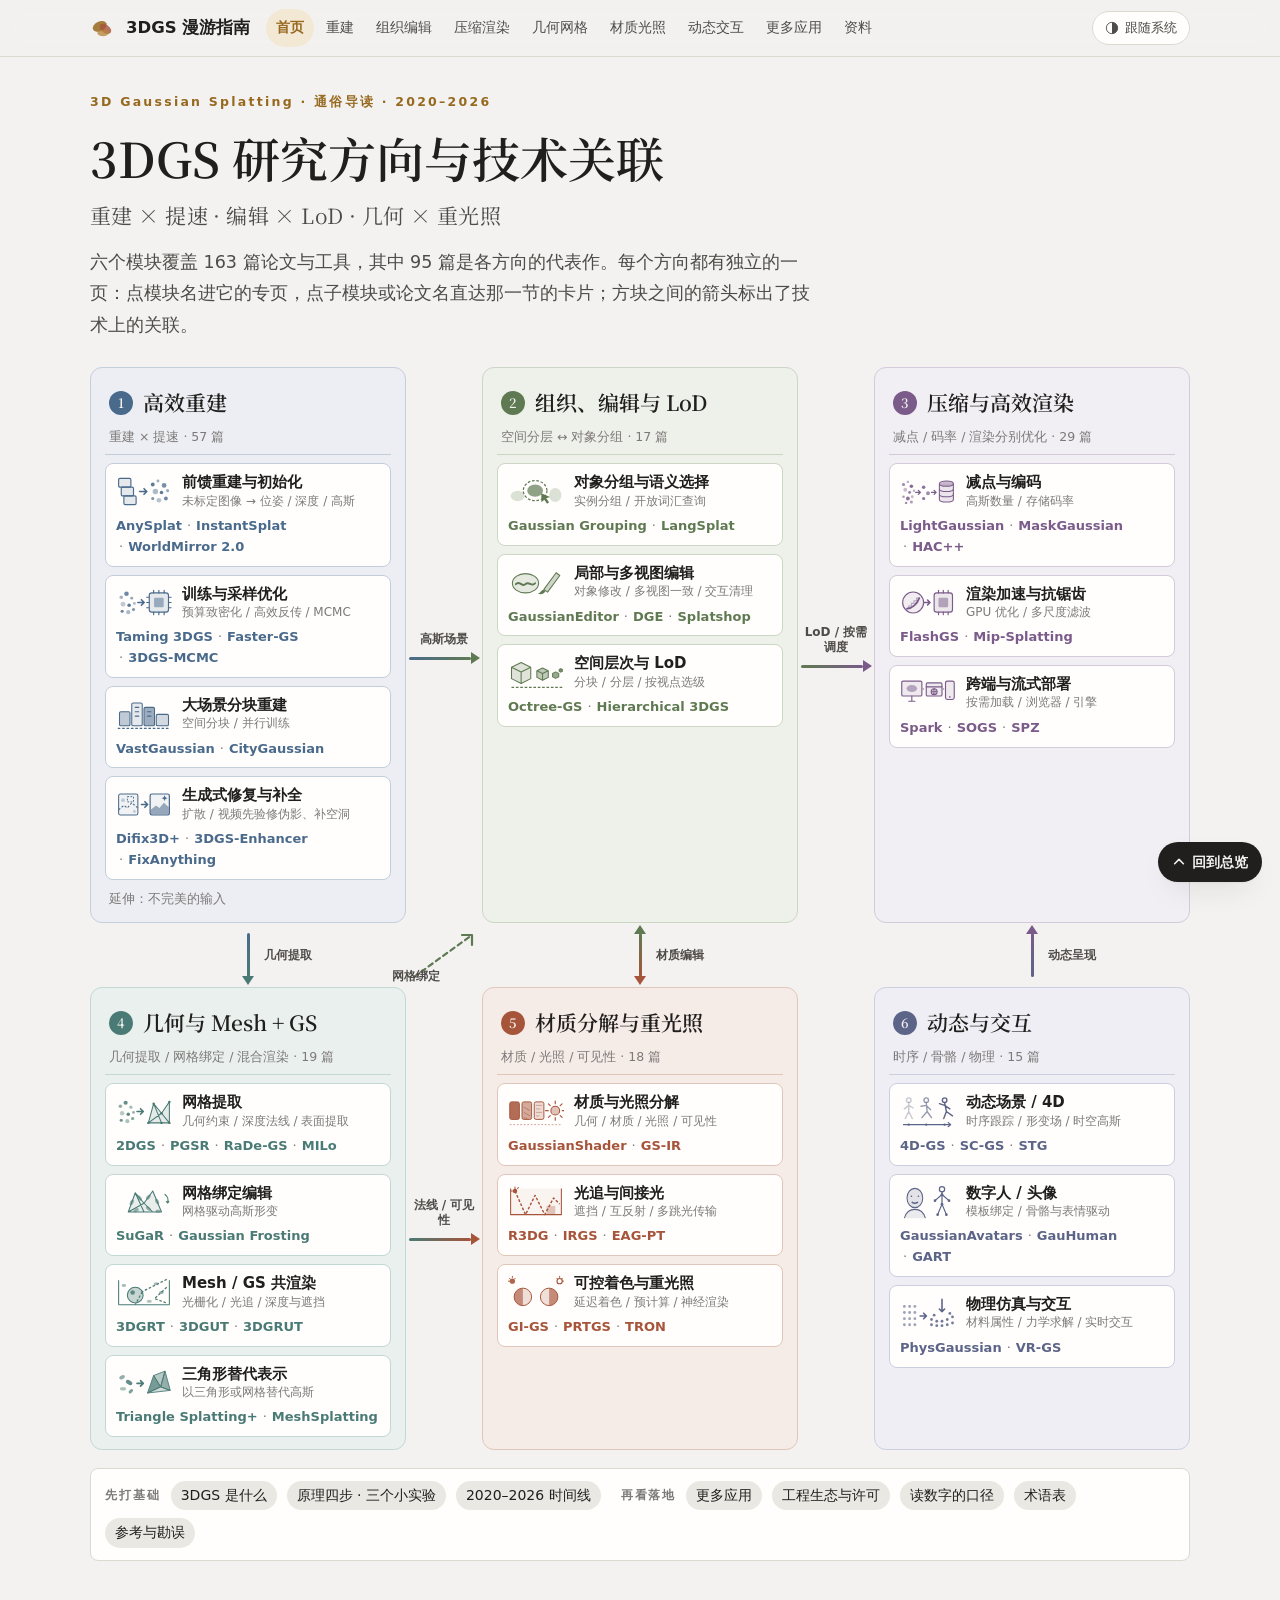
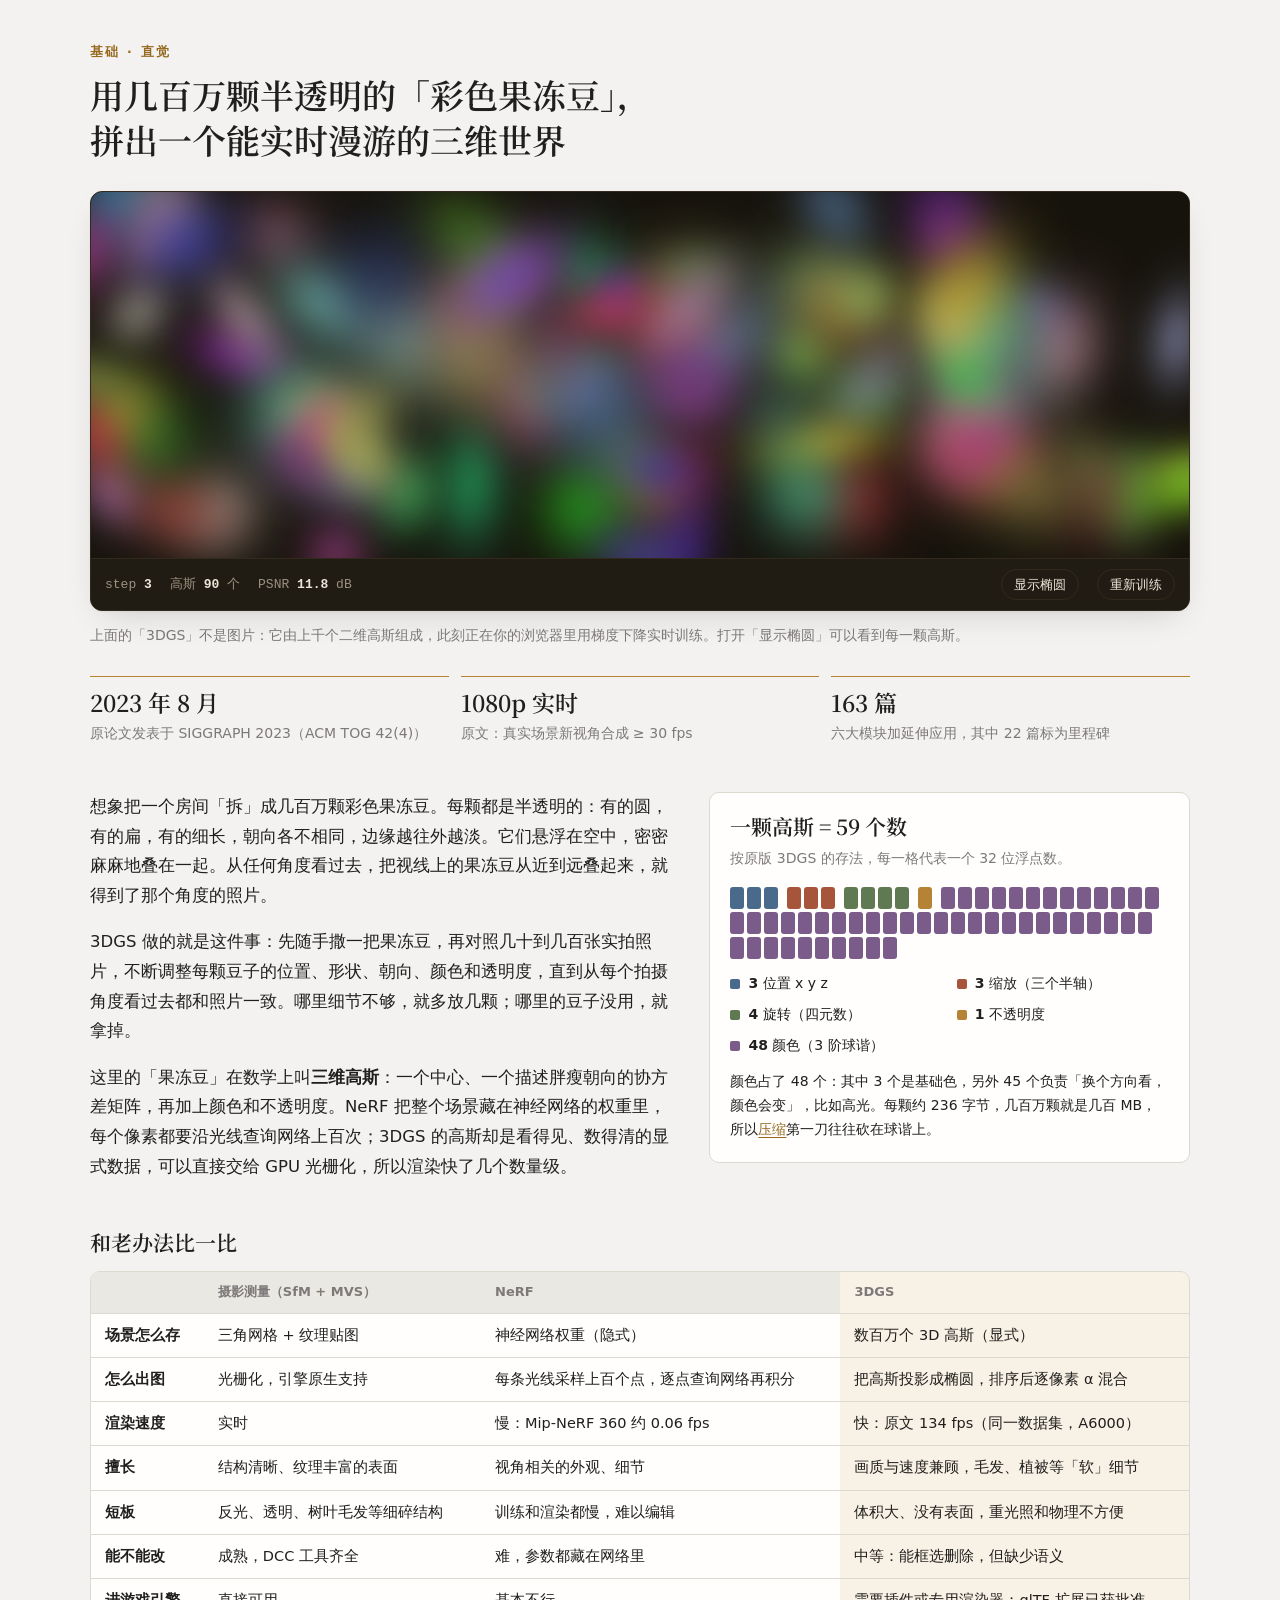
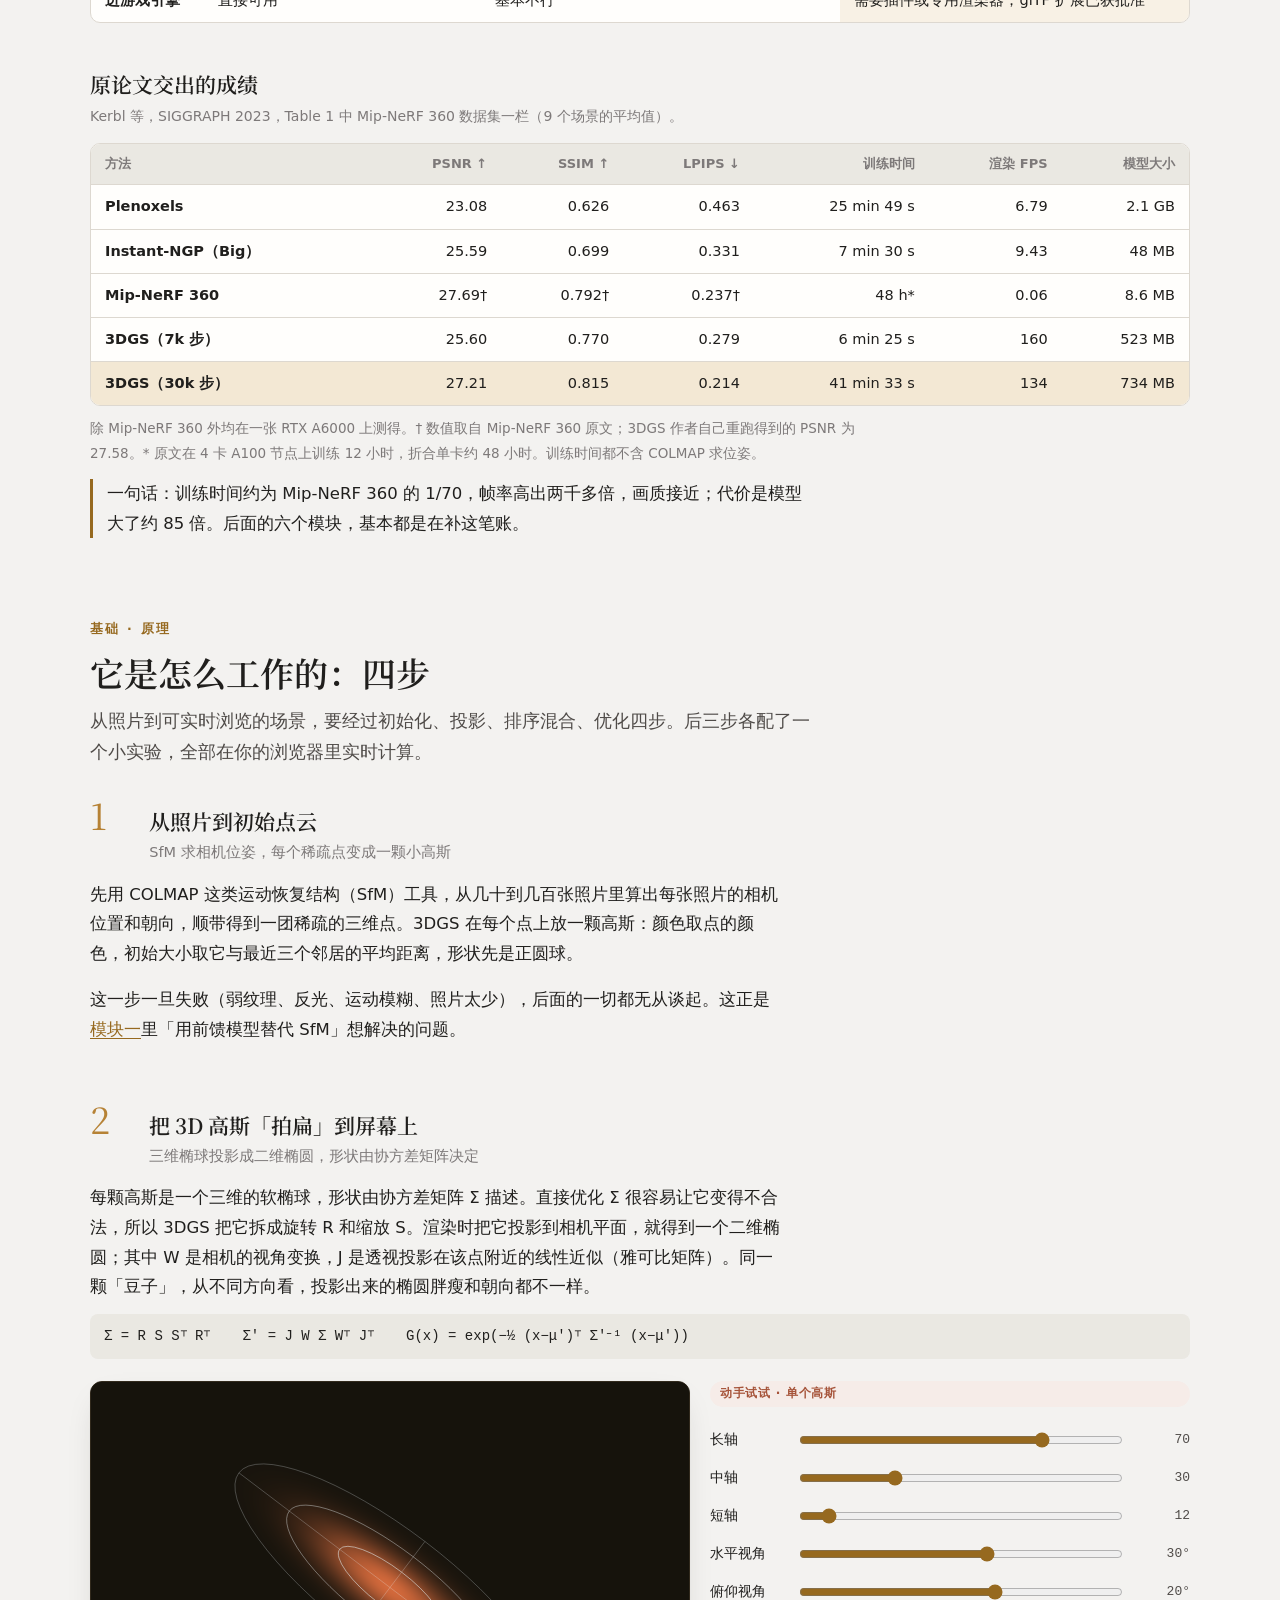
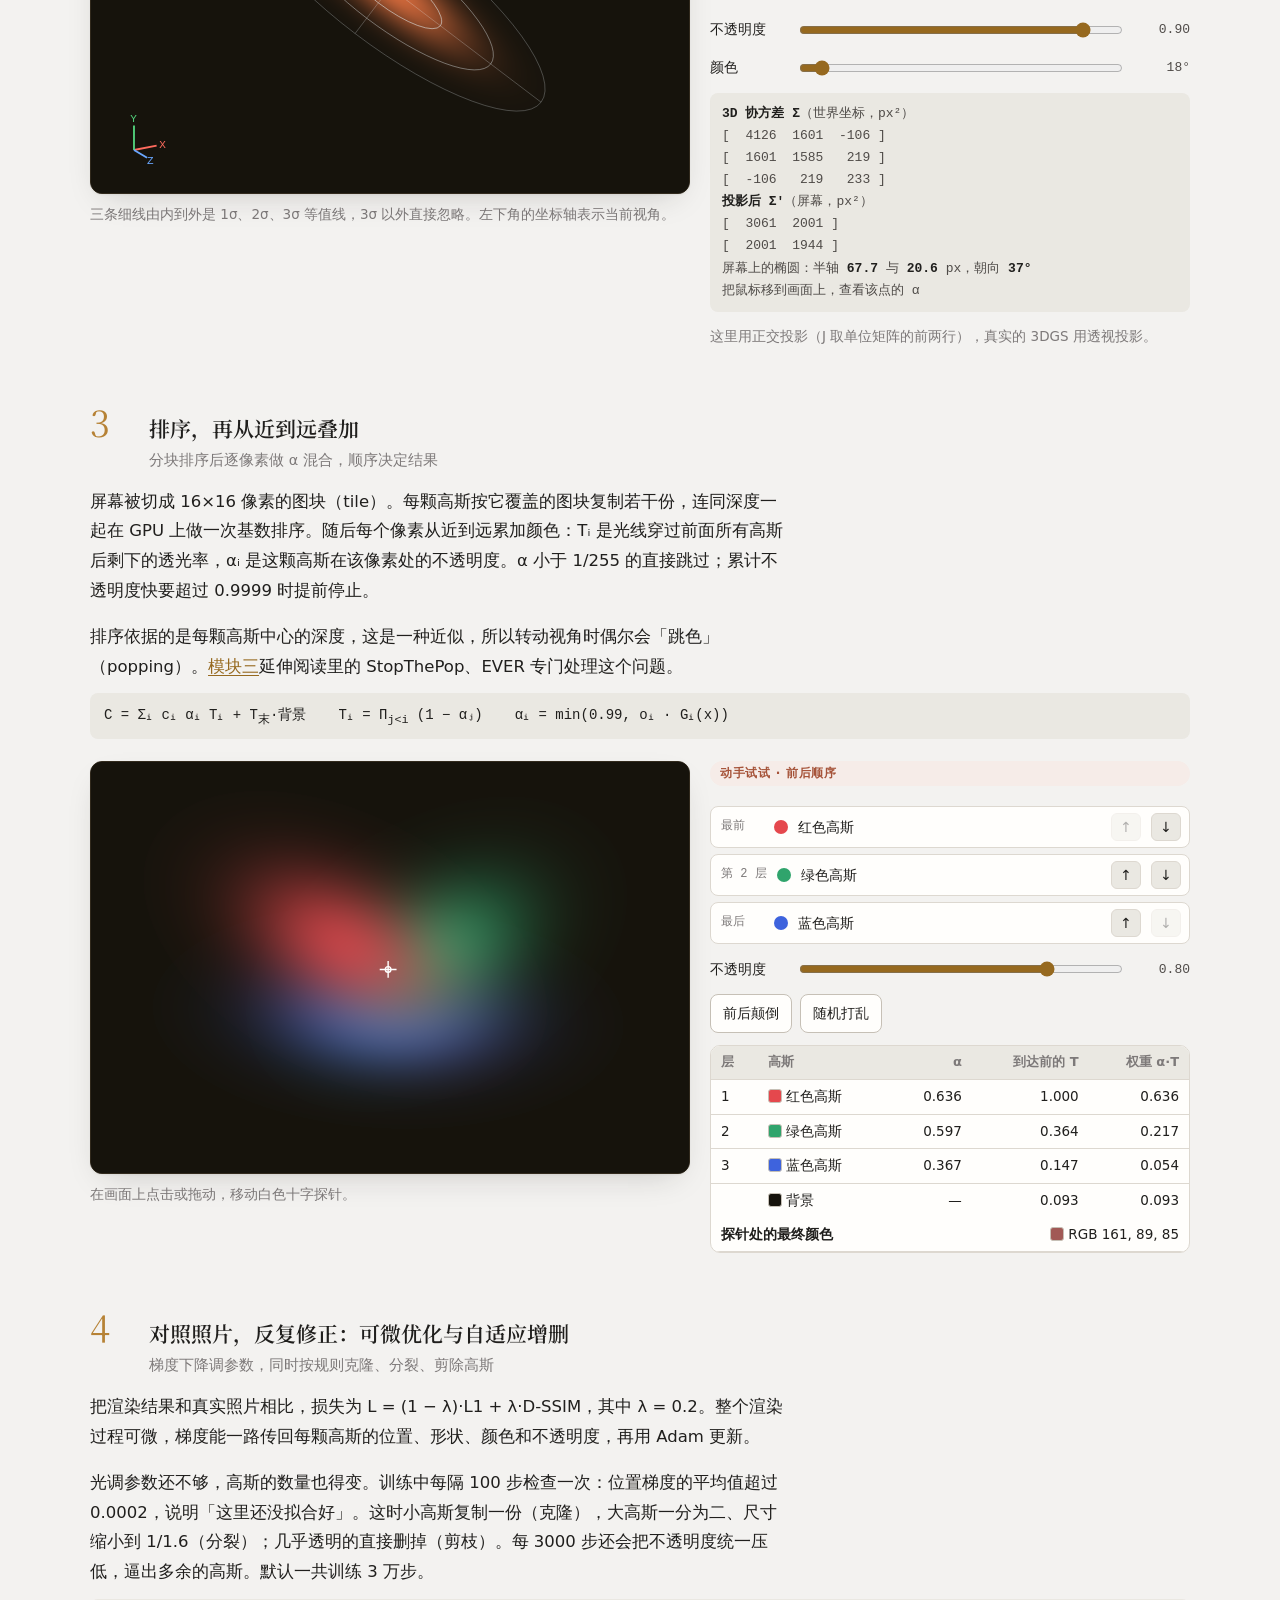
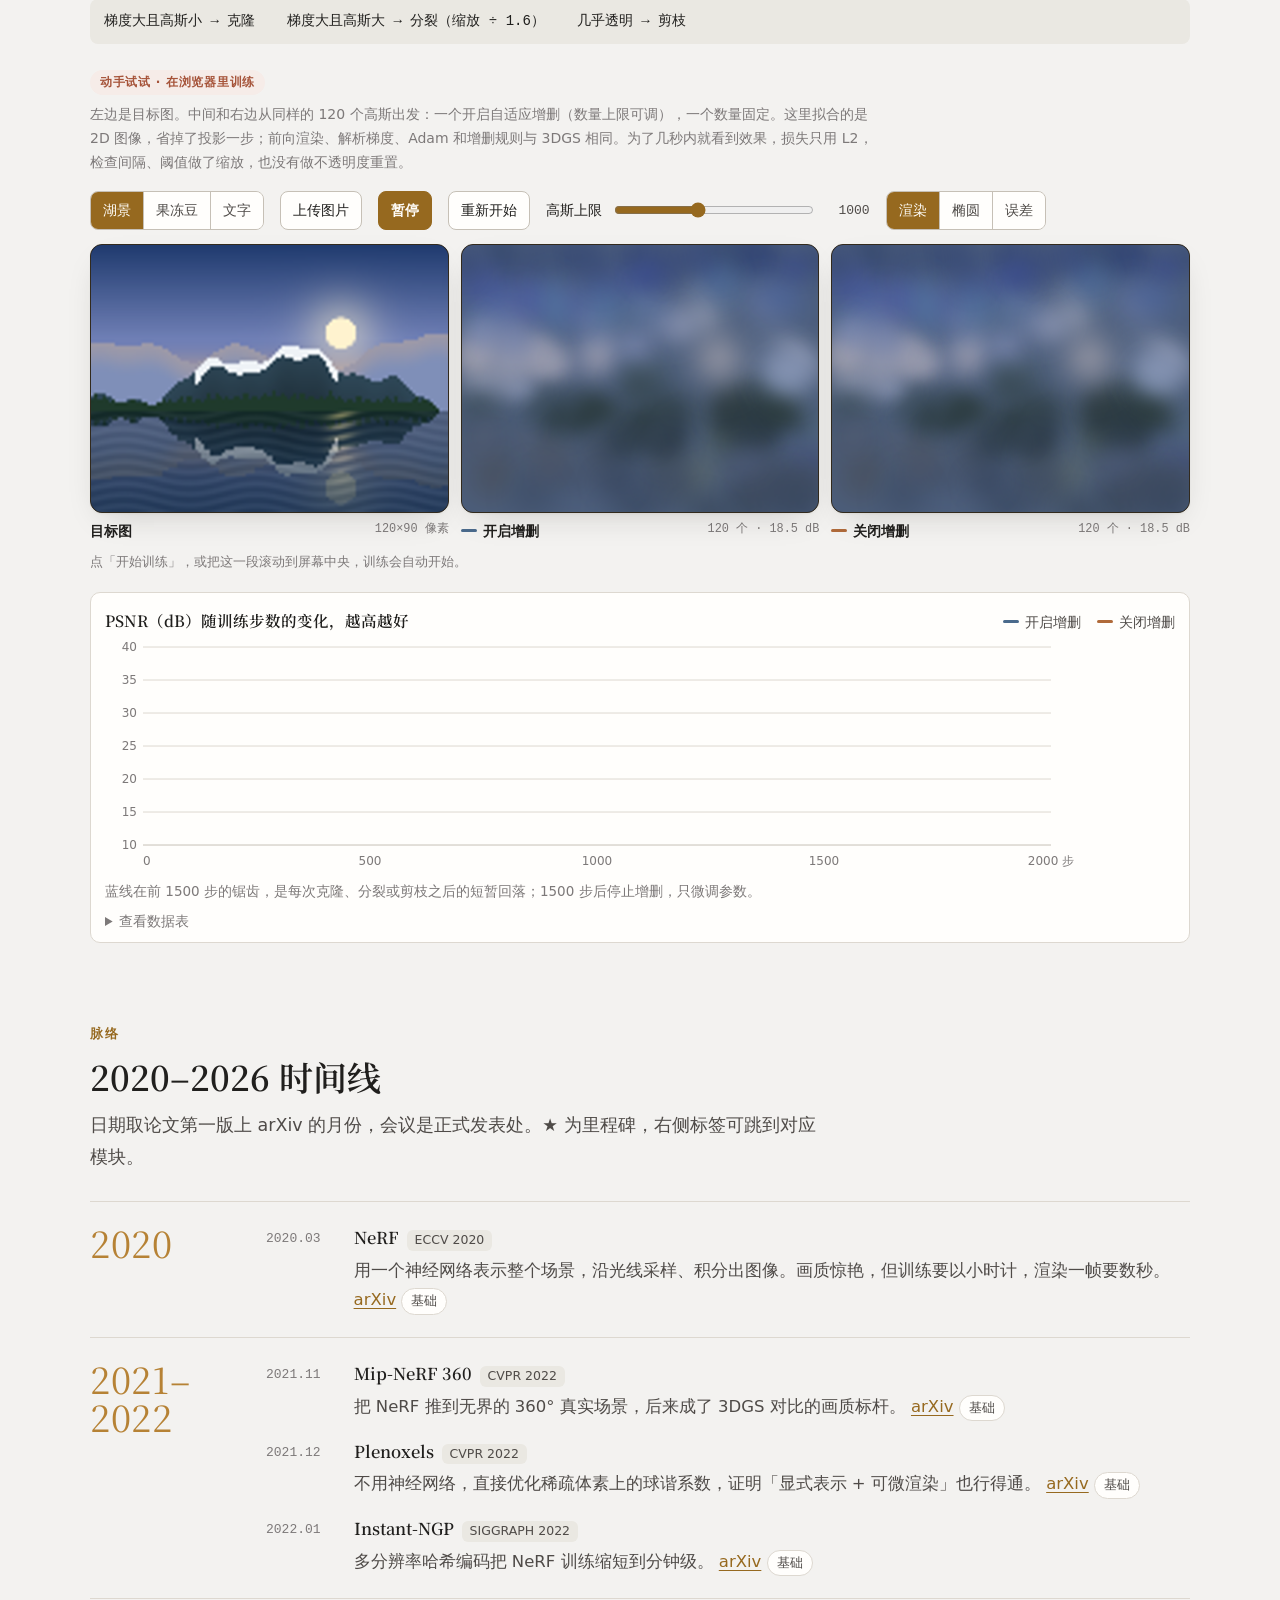
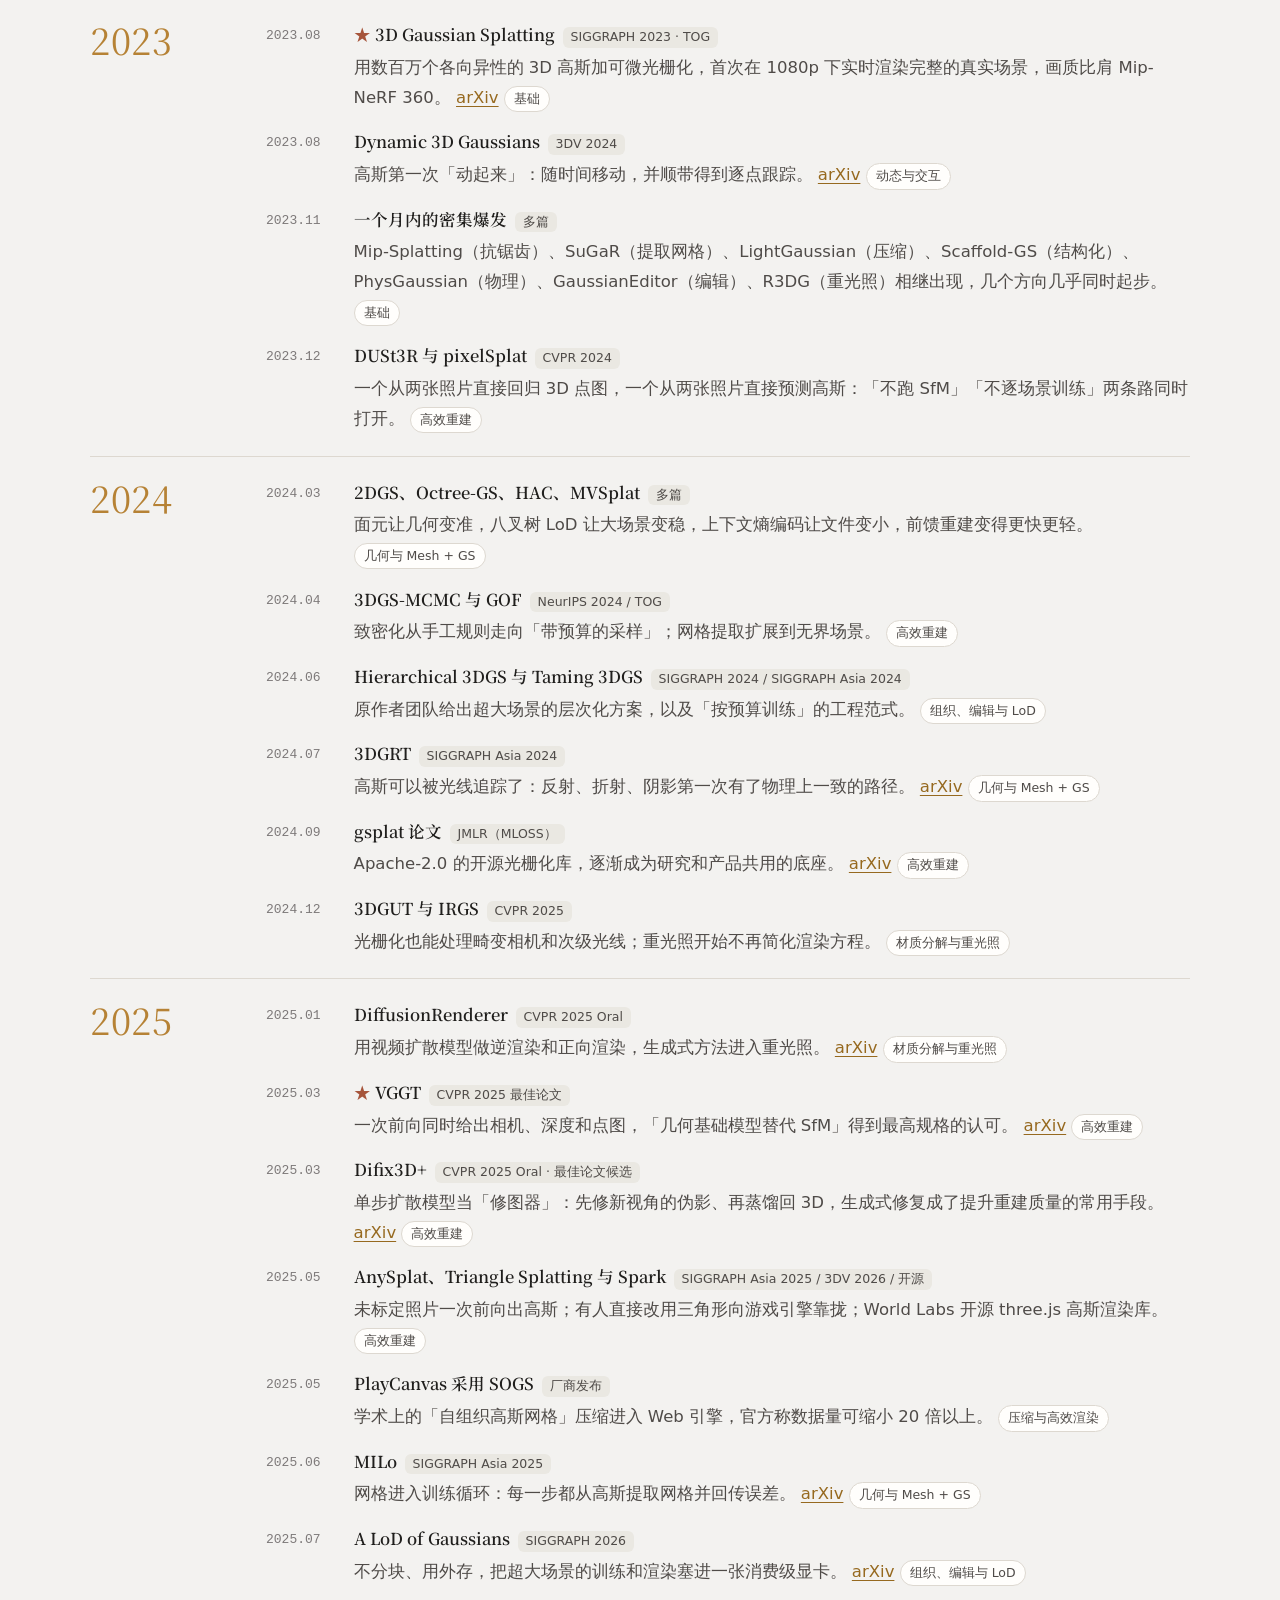
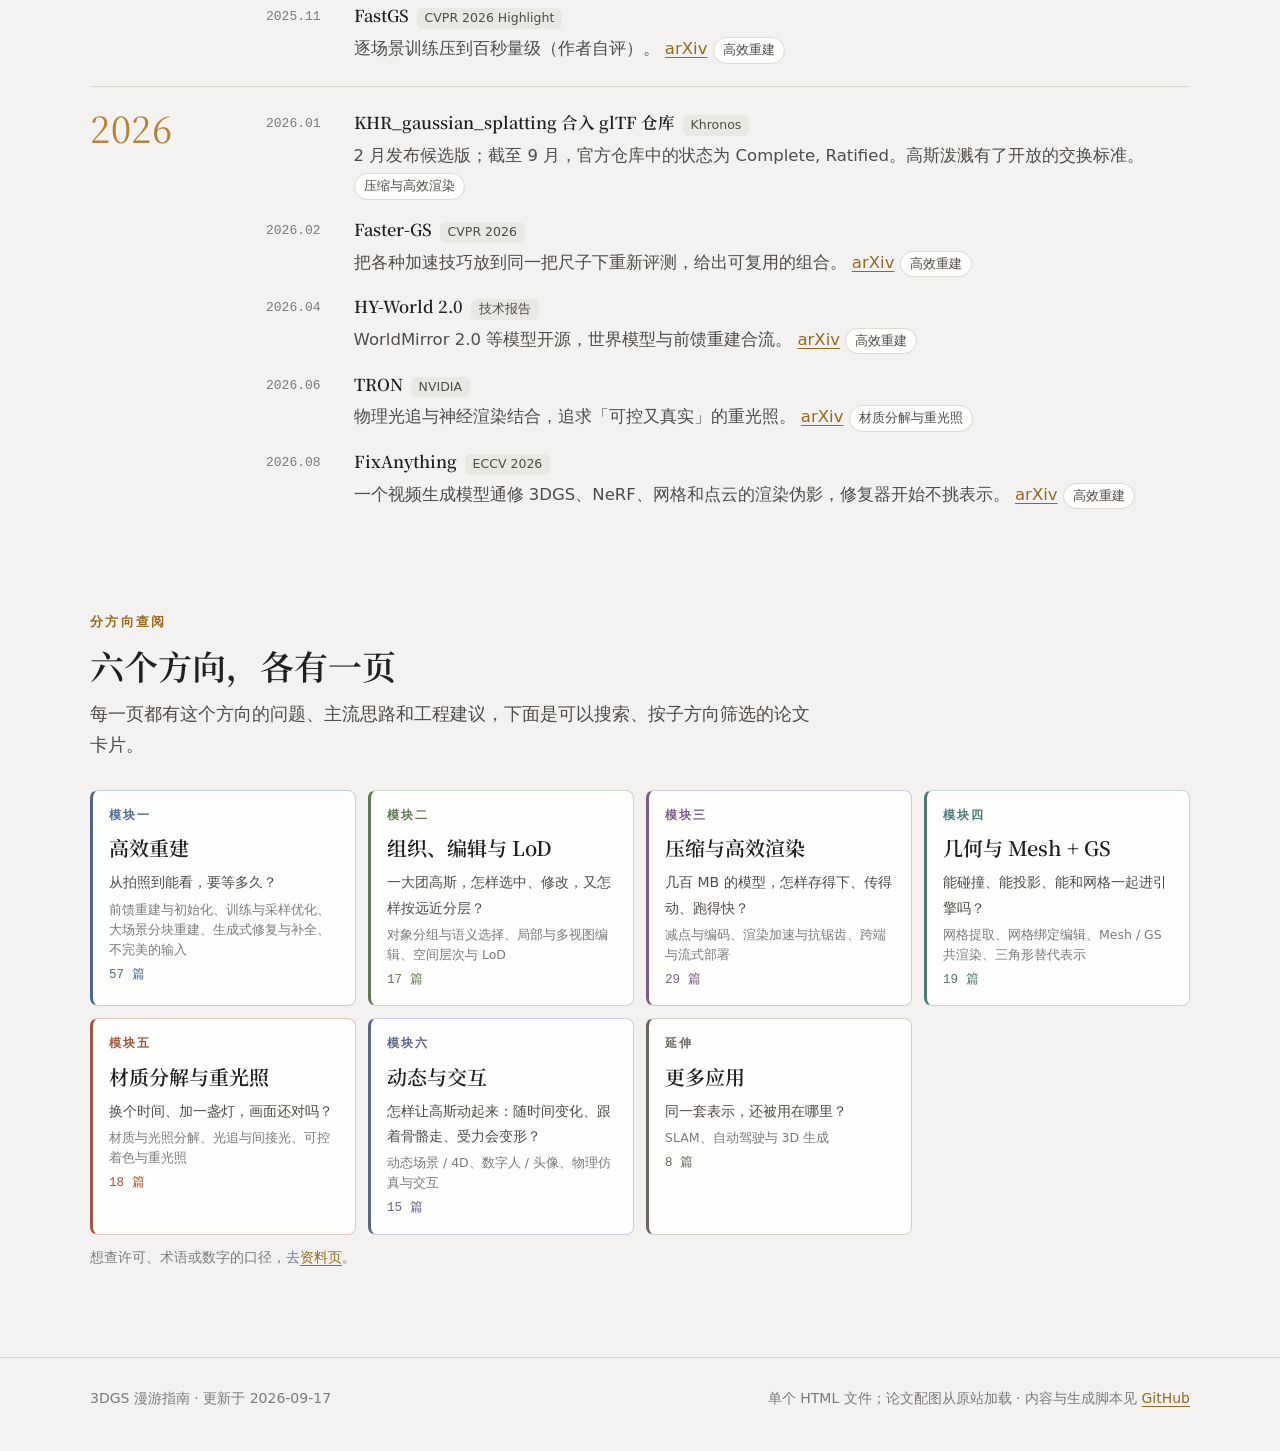
<file: index.html>
<!doctype html>
<html lang="zh-CN">
<head>
<meta charset="utf-8">
<meta name="viewport" content="width=device-width, initial-scale=1, viewport-fit=cover">
<title>3DGS 漫游指南</title>
<meta name="description" content="3D Gaussian Splatting 通俗导读：一张可点击的研究方向总览图，三个可以动手的原理小实验，以及分成六个方向的 163 篇论文。">
<meta property="og:title" content="3DGS 漫游指南">
<meta property="og:description" content="3D Gaussian Splatting 通俗导读：一张可点击的研究方向总览图，三个可以动手的原理小实验，以及分成六个方向的 163 篇论文。">
<meta name="color-scheme" content="light dark">
<meta name="referrer" content="no-referrer">
<link rel="icon" href="data:image/svg+xml,%3Csvg xmlns='http://www.w3.org/2000/svg' viewBox='0 0 32 32'%3E%3Cellipse cx='12' cy='14' rx='9' ry='6' transform='rotate(-25 12 14)' fill='%23b68235' fill-opacity='.9'/%3E%3Cellipse cx='19' cy='17' rx='8' ry='5' transform='rotate(35 19 17)' fill='%23a6543a' fill-opacity='.8'/%3E%3Cellipse cx='16' cy='22' rx='7' ry='4' fill='%23d0a75a' fill-opacity='.8'/%3E%3C/svg%3E">
<link rel="preconnect" href="https://fonts.googleapis.com">
<link rel="preconnect" href="https://fonts.gstatic.com" crossorigin>
<link rel="stylesheet" href="https://fonts.googleapis.com/css2?family=Noto+Serif+SC:wght@400;600;700&amp;display=swap">
<script>
  try { var t = localStorage.getItem('theme'); if (t === 'light' || t === 'dark') document.documentElement.setAttribute('data-theme', t); } catch (e) {}
  // Teaser images fade in once loaded; if they never load, the drawn card underneath stays.
  document.addEventListener('load', function (e) { var t = e.target; if (t.tagName === 'IMG' && t.parentNode && t.parentNode.classList.contains('thumb')) t.classList.add('ok'); }, true);
  document.addEventListener('error', function (e) {
    var t = e.target;
    if (t.tagName !== 'IMG' || !t.parentNode || !t.parentNode.classList.contains('thumb')) return;
    var n = +(t.getAttribute('data-try') || 0);
    t.setAttribute('data-try', n + 1);
    if (n === 0) setTimeout(function () { t.src = t.src + '&retry=1'; }, 1200 + Math.random() * 2400);
    else if (n === 1 && t.getAttribute('data-orig')) t.src = t.getAttribute('data-orig');
    else t.classList.add('bad');
  }, true);
</script>
<style>
/* 3DGS 漫游指南 — styles. Warm paper, bronze accent, serif display face:
   same visual language as seanwilliam2077.github.io/AI-PCG-Research-Pages/worksummary.
   Body text stays on system fonts; only the display face is fetched (and degrades to a local serif). */

:root {
  color-scheme: light;
  --bg: #f3f2f0;
  --surface: #fffefc;
  --surface-2: #eae8e2;
  --ink: #201f1d;
  --ink-2: #4f4b48;
  --ink-3: #7d7979;
  --line: #ddd8d0;
  --line-2: #c6c0b6;
  --accent: #96691f;
  --accent-bright: #b68235;
  --accent-ink: #fffdf8;
  --accent-soft: #f3e8d4;
  --ember: #a6543a;
  --ember-soft: #f6ece8;
  --ok: #4d6440;
  --ok-soft: #e9eee3;
  --warn: #8a6425;
  --warn-soft: #f6ecd9;
  --stage: #16130c;
  --stage-2: #211c13;
  --stage-ink: #ece5d8;
  --stage-ink-2: #9c9180;
  --stage-line: #322a1d;
  --series-1: #4a6a8c;
  --series-2: #b06a3a;
  --cat-1: #4a6a8c;
  --cat-2: #a6543a;
  --cat-3: #5f7a52;
  --cat-4: #b68235;
  --cat-5: #7a5b8a;
  --shadow: 0 1px 2px rgba(32, 31, 29, .05), 0 12px 32px -14px rgba(32, 31, 29, .22);
  --radius: 10px;
  --font-sans: -apple-system, BlinkMacSystemFont, "Segoe UI", "PingFang SC", "Hiragino Sans GB", "Microsoft YaHei UI", "Microsoft YaHei", "Noto Sans CJK SC", "Source Han Sans SC", system-ui, sans-serif;
  --font-display: "Noto Serif SC", "Source Han Serif SC", "Songti SC", "SimSun", "Iowan Old Style", "Palatino Linotype", Georgia, serif;
  --font-serif: var(--font-display);
  --font-mono: ui-monospace, "Cascadia Mono", "SF Mono", Menlo, Consolas, "Liberation Mono", monospace;
  --top: 56px;
}

@media (prefers-color-scheme: dark) {
  :root:not([data-theme="light"]) {
    color-scheme: dark;
    --bg: #121008;
    --surface: #1a1610;
    --surface-2: #221d14;
    --ink: #ece5d8;
    --ink-2: #b9b0a0;
    --ink-3: #9c9180;
    --line: #322a1d;
    --line-2: #473b2a;
    --accent: #d0a75a;
    --accent-bright: #d0a75a;
    --accent-ink: #1c1509;
    --accent-soft: #2b2214;
    --ember: #dd8a63;
    --ember-soft: #33200f;
    --ok: #7fc7b8;
    --ok-soft: #142722;
    --warn: #d9b26a;
    --warn-soft: #2e2512;
    --stage: #0d0b07;
    --stage-2: #16120b;
    --stage-line: #322a1d;
    --series-1: #93b2d0;
    --series-2: #dd8a63;
    --cat-1: #93b2d0;
    --cat-2: #dd8a63;
    --cat-3: #9cb890;
    --cat-4: #d0a75a;
    --cat-5: #bda3c9;
    --shadow: 0 1px 2px rgba(0, 0, 0, .4), 0 14px 34px -16px rgba(0, 0, 0, .7);
  }
}
:root[data-theme="dark"] {
color-scheme: dark;
  --bg: #121008;
  --surface: #1a1610;
  --surface-2: #221d14;
  --ink: #ece5d8;
  --ink-2: #b9b0a0;
  --ink-3: #9c9180;
  --line: #322a1d;
  --line-2: #473b2a;
  --accent: #d0a75a;
  --accent-bright: #d0a75a;
  --accent-ink: #1c1509;
  --accent-soft: #2b2214;
  --ember: #dd8a63;
  --ember-soft: #33200f;
  --ok: #7fc7b8;
  --ok-soft: #142722;
  --warn: #d9b26a;
  --warn-soft: #2e2512;
  --stage: #0d0b07;
  --stage-2: #16120b;
  --stage-line: #322a1d;
  --series-1: #93b2d0;
  --series-2: #dd8a63;
  --cat-1: #93b2d0;
  --cat-2: #dd8a63;
  --cat-3: #9cb890;
  --cat-4: #d0a75a;
  --cat-5: #bda3c9;
  --shadow: 0 1px 2px rgba(0, 0, 0, .4), 0 14px 34px -16px rgba(0, 0, 0, .7);
}

*, *::before, *::after { box-sizing: border-box; }
html { -webkit-text-size-adjust: 100%; scroll-padding-top: calc(var(--top) + 16px); }
@media (prefers-reduced-motion: no-preference) { html { scroll-behavior: smooth; } }
body {
  margin: 0;
  background: var(--bg);
  color: var(--ink);
  font: 400 16.5px/1.8 var(--font-sans);
  text-rendering: optimizeLegibility;
  padding-top: env(safe-area-inset-top, 0px);
  padding-bottom: env(safe-area-inset-bottom, 0px);
}
img, svg, canvas { max-width: 100%; }
[hidden] { display: none !important; }
a { color: var(--accent); text-underline-offset: 3px; text-decoration-thickness: 1px; }
a:hover { text-decoration-thickness: 2px; }
:focus-visible { outline: 2px solid var(--accent); outline-offset: 2px; border-radius: 4px; }
h1, h2, h3, h4 { font-family: var(--font-display); font-weight: 600; text-wrap: balance; line-height: 1.32; margin: 0; letter-spacing: 0; }
p { margin: 0; }
code, .mono { font-family: var(--font-mono); font-size: .88em; }
sub, sup { line-height: 0; }
button, input, select { font: inherit; color: inherit; }

.skip { position: absolute; left: -999px; top: 8px; background: var(--surface); padding: 6px 12px; z-index: 20; }
.skip:focus { left: 16px; }

.wrap { max-width: 1140px; margin-inline: auto; padding-inline: 20px; }
@media (max-width: 480px) { .wrap { padding-inline: 16px; } }
.prose { max-width: 42em; }
.prose > * + * { margin-top: 1em; }
.muted { color: var(--ink-3); }
.small { font-size: 14px; line-height: 1.7; }

/* ---------- top bar ---------- */
.topbar {
  position: sticky; top: 0; z-index: 10;
  background: color-mix(in srgb, var(--bg) 86%, transparent);
  -webkit-backdrop-filter: saturate(1.4) blur(10px);
  backdrop-filter: saturate(1.4) blur(10px);
  border-bottom: 1px solid var(--line);
}
.topbar .wrap { display: flex; align-items: center; gap: 16px; height: var(--top); }
.brand { display: flex; align-items: center; gap: 10px; color: var(--ink); text-decoration: none; font-weight: 700; white-space: nowrap; }
.brand svg { width: 26px; height: 26px; flex: none; }
.toc { display: flex; gap: 2px; overflow-x: auto; scrollbar-width: none; flex: 1; min-width: 0; mask-image: linear-gradient(90deg, #000 90%, transparent); }
.toc::-webkit-scrollbar { display: none; }
.toc a { color: var(--ink-2); text-decoration: none; font-size: 14px; padding: 6px 10px; border-radius: 999px; white-space: nowrap; }
.toc a:hover { background: var(--surface-2); color: var(--ink); }
.toc a[aria-current="true"] { background: var(--accent-soft); color: var(--accent); }
.theme { flex: none; display: inline-flex; align-items: center; gap: 6px; border: 1px solid var(--line); background: var(--surface); border-radius: 999px; padding: 4px 12px; font-size: 13px; cursor: pointer; color: var(--ink-2); }
.theme:hover { border-color: var(--line-2); color: var(--ink); }
@media (max-width: 640px) {
  .brand span { display: none; }
  .theme .label { display: none; }
}

/* ---------- sections ---------- */
section { padding-block: 72px 8px; }
.sec-head { display: grid; grid-template-columns: minmax(0, 1fr); gap: 10px; margin-bottom: 28px; }
.eyebrow { font-size: 12.5px; letter-spacing: .18em; color: var(--accent); font-weight: 700; }
h2 { font-size: clamp(25px, 3.1vw, 34px); font-weight: 600; }
h3 { font-size: 21px; font-weight: 600; }
h4 { font-size: 16.5px; font-weight: 600; }
.lede { font-size: 17.5px; color: var(--ink-2); max-width: 42em; }

/* ---------- hero ---------- */
.overview { padding-block: 34px 8px; }
.overview h1 { font-size: clamp(31px, 4.4vw, 48px); font-weight: 600; letter-spacing: 0; margin-top: 12px; }
.overview-sub { margin-top: 8px; font-family: var(--font-display); font-size: clamp(17px, 2vw, 21px); font-weight: 400; color: var(--ink-2); letter-spacing: .02em; }
.overview .lede { margin-top: 12px; }
#intuition h2 { max-width: 22em; }
.stage {
  position: relative; background: var(--stage); border-radius: 12px; overflow: hidden;
  box-shadow: var(--shadow); border: 1px solid var(--stage-line);
}
.stage canvas { display: block; width: 100%; height: auto; }
.hero-stage { margin: 4px 0 0; }
.hero-stage canvas { aspect-ratio: 3 / 1; }
.hero-log {
  display: flex; flex-wrap: wrap; align-items: center; gap: 6px 18px;
  padding: 10px 14px; background: var(--stage-2); border-top: 1px solid var(--stage-line);
  color: var(--stage-ink-2); font-family: var(--font-mono); font-size: 13px;
}
.hero-log b { color: var(--stage-ink); font-weight: 600; font-variant-numeric: tabular-nums; }
.hero-log .spacer { flex: 1; }
.stage-btn {
  font-family: var(--font-sans); font-size: 13px; cursor: pointer; border-radius: 999px;
  border: 1px solid var(--stage-line); background: transparent; color: var(--stage-ink); padding: 3px 12px;
}
.stage-btn:hover { background: rgba(255, 255, 255, .06); }
.stage-btn[aria-pressed="true"] { background: rgba(208, 167, 90, .2); border-color: rgba(208, 167, 90, .55); }
.hero-note { margin-top: 12px; font-size: 14px; color: var(--ink-3); }
.facts { list-style: none; padding: 0; margin: 28px 0 0; display: grid; grid-template-columns: repeat(auto-fit, minmax(210px, 1fr)); gap: 12px; }
.facts li { border-top: 1px solid var(--accent-bright); padding-top: 10px; }
.facts b { display: block; font-family: var(--font-display); font-size: 23px; font-weight: 600; line-height: 1.35; }
.facts span { font-size: 14px; color: var(--ink-3); }

/* ---------- intuition ---------- */
.two { display: grid; gap: 32px; grid-template-columns: minmax(0, 1.1fr) minmax(0, .9fr); align-items: start; }
@media (max-width: 900px) { .two { grid-template-columns: minmax(0, 1fr); } }
.panel { background: var(--surface); border: 1px solid var(--line); border-radius: var(--radius); padding: 20px; }
.panel h3 { margin-bottom: 6px; }
.cells { display: flex; flex-wrap: wrap; gap: 3px; margin: 16px 0 12px; }
.cells i { width: 14px; height: 22px; border-radius: 3px; display: block; }
.cells i.g1 { background: var(--cat-1); }
.cells i.g2 { background: var(--cat-2); }
.cells i.g3 { background: var(--cat-3); }
.cells i.g4 { background: var(--cat-4); }
.cells i.g5 { background: var(--cat-5); }
.cells i.gap { margin-left: 6px; }
.cell-legend { list-style: none; margin: 0; padding: 0; display: grid; grid-template-columns: repeat(auto-fit, minmax(150px, 1fr)); gap: 6px 14px; font-size: 14px; }
.cell-legend li { display: flex; align-items: baseline; gap: 8px; }
.cell-legend i { width: 10px; height: 10px; border-radius: 2px; flex: none; transform: translateY(1px); }
.cell-legend b { font-variant-numeric: tabular-nums; }

.table-scroll { overflow-x: auto; border: 1px solid var(--line); border-radius: var(--radius); background: var(--surface); }
table { border-collapse: collapse; width: 100%; font-size: 14.5px; line-height: 1.6; }
th, td { text-align: left; vertical-align: top; padding: 10px 14px; border-bottom: 1px solid var(--line); }
thead th { font-size: 13px; color: var(--ink-3); font-weight: 600; background: var(--surface-2); white-space: nowrap; }
tbody tr:last-child > * { border-bottom: 0; }
tbody th { font-weight: 700; white-space: nowrap; }
td.num, th.num { text-align: right; font-variant-numeric: tabular-nums; white-space: nowrap; }
tr.hl > * { background: var(--accent-soft); }
.compare { min-width: 720px; }
.compare td:last-child, .compare th:last-child { background: color-mix(in srgb, var(--accent-soft) 55%, transparent); }
.results { min-width: 640px; }
.footnote { font-size: 13.5px; color: var(--ink-3); margin-top: 10px; max-width: 60em; }
.takeaway { margin-top: 14px; padding-left: 14px; border-left: 3px solid var(--accent); max-width: 44em; }

/* ---------- pipeline & demos ---------- */
.steps { display: grid; grid-template-columns: minmax(0, 1fr); gap: 56px; }
.step-head { display: flex; gap: 16px; align-items: baseline; margin-bottom: 14px; }
.step-no {
  flex: none; font-family: var(--font-display); font-size: 36px; line-height: 1;
  color: var(--accent-bright); min-width: 1.2em; font-variant-numeric: tabular-nums;
}
.step-head p { color: var(--ink-3); font-size: 14.5px; margin-top: 4px; }
.formula {
  font-family: var(--font-mono); font-size: 14px; background: var(--surface-2); border-radius: 8px;
  padding: 10px 14px; overflow-x: auto; color: var(--ink);
  display: flex; flex-wrap: wrap; gap: 4px 32px;
}
.formula > span { white-space: nowrap; }
.demo { display: grid; gap: 20px; grid-template-columns: minmax(0, 1.25fr) minmax(0, 1fr); align-items: start; margin-top: 22px; }
@media (max-width: 880px) { .demo { grid-template-columns: minmax(0, 1fr); } }
.demo-tag { display: inline-block; font-size: 12px; font-weight: 700; letter-spacing: .06em; color: var(--ember); background: var(--ember-soft); border-radius: 999px; padding: 2px 10px; margin-bottom: 8px; }
.controls { display: grid; grid-template-columns: minmax(0, 1fr); gap: 12px; }
.ctl { display: grid; grid-template-columns: 5.5em minmax(0, 1fr) 4.2em; align-items: center; gap: 10px; font-size: 14px; }
.ctl output { font-family: var(--font-mono); font-size: 13px; text-align: right; color: var(--ink-2); font-variant-numeric: tabular-nums; }
input[type="range"] { width: 100%; accent-color: var(--accent); height: 22px; }
.btnrow { display: flex; flex-wrap: wrap; gap: 8px; align-items: center; }
.btn {
  border: 1px solid var(--line-2); background: var(--surface); border-radius: 8px; padding: 6px 12px;
  font-size: 14px; cursor: pointer; color: var(--ink);
}
.btn:hover { border-color: var(--accent); }
.btn.primary { background: var(--accent); border-color: var(--accent); color: var(--accent-ink); font-weight: 600; }
.btn[aria-pressed="true"] { background: var(--accent-soft); border-color: var(--accent); color: var(--accent); }
.seg { display: inline-flex; border: 1px solid var(--line-2); border-radius: 8px; overflow: hidden; }
.seg button { border: 0; background: var(--surface); padding: 6px 12px; font-size: 14px; cursor: pointer; color: var(--ink-2); }
.seg button + button { border-left: 1px solid var(--line-2); }
.seg button[aria-pressed="true"] { background: var(--accent); color: var(--accent-ink); }
.readout { font-family: var(--font-mono); font-size: 13px; line-height: 1.7; background: var(--surface-2); border-radius: 8px; padding: 10px 12px; overflow-x: auto; white-space: pre; color: var(--ink-2); }
.readout b { color: var(--ink); font-weight: 600; }
.hint { font-size: 13.5px; color: var(--ink-3); }

.order-list { list-style: none; margin: 0; padding: 0; display: grid; gap: 6px; }
.order-list li { display: flex; align-items: center; gap: 10px; background: var(--surface); border: 1px solid var(--line); border-radius: 8px; padding: 6px 8px 6px 10px; font-size: 14px; }
.order-list .dot { width: 14px; height: 14px; border-radius: 50%; flex: none; }
.order-list .rank { font-family: var(--font-mono); font-size: 12px; color: var(--ink-3); min-width: 3.6em; }
.order-list .name { flex: 1; }
.icon-btn { border: 1px solid var(--line); background: var(--surface-2); border-radius: 6px; width: 30px; height: 28px; cursor: pointer; color: var(--ink); line-height: 1; }
.icon-btn:disabled { opacity: .35; cursor: default; }
.probe-table { min-width: 0; font-size: 13.5px; }
.probe-table td, .probe-table th { padding: 6px 10px; }
.swatch { display: inline-block; width: 14px; height: 14px; border-radius: 3px; vertical-align: -2px; border: 1px solid var(--line-2); }

/* fitter */
.fit-grid { display: grid; grid-template-columns: repeat(3, minmax(0, 1fr)); gap: 12px; }
.fit-cell { display: grid; gap: 6px; align-content: start; }
.fit-cell .stage canvas { aspect-ratio: 4 / 3; }
.fit-cap { display: flex; justify-content: space-between; gap: 8px; font-size: 13.5px; flex-wrap: wrap; }
.fit-cap b { font-weight: 700; }
.fit-cap .mono { color: var(--ink-3); font-variant-numeric: tabular-nums; }
.key { display: inline-block; width: 16px; height: 3px; border-radius: 2px; vertical-align: 4px; margin-right: 6px; }
.key.s1 { background: var(--series-1); }
.key.s2 { background: var(--series-2); }
@media (max-width: 560px) {
  .fit-grid { gap: 8px; }
  .fit-cap { font-size: 12px; }
}
.fit-bar { display: flex; flex-wrap: wrap; gap: 10px 16px; align-items: center; margin: 16px 0 14px; }
.fit-bar .ctl { grid-template-columns: auto minmax(120px, 200px) 3.4em; }
.eventlog { font-family: var(--font-mono); font-size: 12.5px; color: var(--ink-3); min-height: 1.7em; margin-top: 8px; }
.file-label { cursor: pointer; }
.file-label input { position: absolute; width: 1px; height: 1px; opacity: 0; }

.chart-box { margin-top: 18px; background: var(--surface); border: 1px solid var(--line); border-radius: var(--radius); padding: 14px 14px 8px; position: relative; }
.chart-top { display: flex; flex-wrap: wrap; justify-content: space-between; gap: 6px 16px; align-items: baseline; }
.chart-title { font-family: var(--font-display); font-weight: 600; font-size: 15.5px; }
.legend { display: flex; flex-wrap: wrap; gap: 4px 16px; font-size: 13.5px; color: var(--ink-2); }
.chart svg { display: block; width: 100%; height: 240px; overflow: visible; }
.chart text { fill: var(--ink-3); font-size: 12px; font-family: var(--font-sans); }
.chart .lbl { fill: var(--ink); font-weight: 600; }
.chart .grid { stroke: var(--line); stroke-width: 1; }
.chart .axis { stroke: var(--line-2); stroke-width: 1; }
.chart .leader { stroke: var(--line-2); stroke-width: 1; }
.chart .ring { stroke: var(--surface); stroke-width: 2; }
.chart .cross { stroke: var(--ink-3); stroke-width: 1; }
.tip {
  position: absolute; pointer-events: none; background: var(--ink); color: var(--bg); border-radius: 8px;
  padding: 6px 10px; font-size: 12.5px; line-height: 1.6; white-space: nowrap; box-shadow: var(--shadow);
  transform: translate(-50%, calc(-100% - 10px));
}
.tip i { display: inline-block; width: 8px; height: 8px; border-radius: 50%; margin-right: 6px; }
details.data { margin-top: 6px; font-size: 13.5px; }
details.data summary { cursor: pointer; color: var(--ink-3); }
details.data table { margin-top: 8px; font-size: 13px; }

/* ---------- timeline ---------- */
.tl { display: grid; grid-template-columns: minmax(0, 1fr); }
.tl-year { display: grid; grid-template-columns: 9.5rem minmax(0, 1fr); gap: 24px; border-top: 1px solid var(--line); padding-block: 22px; }
.tl-year > h2 { font-family: var(--font-display); font-weight: 400; font-size: 36px; line-height: 1.05; color: var(--accent-bright); letter-spacing: .02em; font-variant-numeric: tabular-nums; }
.tl-list { list-style: none; margin: 0; padding: 0; display: grid; gap: 16px; }
.tl-item { display: grid; grid-template-columns: 4.6rem minmax(0, 1fr); gap: 14px; }
.tl-date { font-family: var(--font-mono); font-size: 13px; color: var(--ink-3); padding-top: 3px; font-variant-numeric: tabular-nums; }
.tl-item h3 { display: inline; font-size: 16.5px; }
.tl-item .venue { margin-left: 8px; }
.tl-item p { color: var(--ink-2); margin-top: 2px; }
.tl-item.star h3::before { content: "★ "; color: var(--ember); }
@media (max-width: 640px) {
  .tl-year { grid-template-columns: minmax(0, 1fr); gap: 10px; }
  .tl-year > h2 { font-size: 28px; }
  .tl-item { grid-template-columns: minmax(0, 1fr); gap: 0; }
}

/* ---------- badges ---------- */
.venue { display: inline-block; font-size: 12.5px; line-height: 1.5; padding: 1px 8px; border-radius: 6px; background: var(--surface-2); color: var(--ink-2); white-space: nowrap; }
.venue.award { background: var(--ember-soft); color: var(--ember); font-weight: 600; }
.tag { display: inline-block; font-size: 12px; line-height: 1.5; padding: 0 7px; border-radius: 6px; border: 1px solid var(--line-2); color: var(--ink-3); white-space: nowrap; }
.chip { display: inline-block; font-size: 12.5px; padding: 1px 9px; border-radius: 999px; border: 1px solid var(--line); color: var(--ink-2); text-decoration: none; white-space: nowrap; background: var(--surface); }
a.chip:hover { border-color: var(--accent); color: var(--accent); }
.star-mark { color: var(--ember); font-weight: 700; }

/* ---------- module colours ---------- */
:root {
  --c-blue: #4a6a8c; --c-green: #5f7a52; --c-purple: #7a5b8a; --c-teal: #4a7a75; --c-orange: #a6543a; --c-indigo: #5c6488; --c-slate: #6b665e;
  --t-blue: #edeef3; --t-green: #eef0ea; --t-purple: #f1eef4; --t-teal: #eaf0ee; --t-orange: #f6ece7; --t-indigo: #eeeef4; --t-slate: #f0ede7;
  --l-blue: #c3cedb; --l-green: #ccd6c5; --l-purple: #d5c9dc; --l-teal: #c3d8d4; --l-orange: #e0c6ba; --l-indigo: #cbcfe0; --l-slate: #d5d0c6;
}
@media (prefers-color-scheme: dark) {
  :root:not([data-theme="light"]) {
    --c-blue: #93b2d0; --c-green: #9cb890; --c-purple: #bda3c9; --c-teal: #7fc7b8; --c-orange: #dd8a63; --c-indigo: #a3aad2; --c-slate: #a9a296;
    --t-blue: #191c22; --t-green: #191c17; --t-purple: #1e1a22; --t-teal: #171f1d; --t-orange: #221a13; --t-slate: #1c1913; --t-indigo: #1a1a22;
    --l-blue: #313a46; --l-green: #333c2f; --l-purple: #3f3646; --l-teal: #2c403c; --l-orange: #46331f; --l-indigo: #343648; --l-slate: #3a3428;
  }
}
:root[data-theme="dark"] {
  --c-blue: #93b2d0; --c-green: #9cb890; --c-purple: #bda3c9; --c-teal: #7fc7b8; --c-orange: #dd8a63; --c-indigo: #a3aad2; --c-slate: #a9a296;
  --t-blue: #191c22; --t-green: #191c17; --t-purple: #1e1a22; --t-teal: #171f1d; --t-orange: #221a13; --t-slate: #1c1913; --t-indigo: #1a1a22;
  --l-blue: #313a46; --l-green: #333c2f; --l-purple: #3f3646; --l-teal: #2c403c; --l-orange: #46331f; --l-indigo: #343648; --l-slate: #3a3428;
}
.m-blue { --m: var(--c-blue); --m-bg: var(--t-blue); --m-line: var(--l-blue); }
.m-green { --m: var(--c-green); --m-bg: var(--t-green); --m-line: var(--l-green); }
.m-purple { --m: var(--c-purple); --m-bg: var(--t-purple); --m-line: var(--l-purple); }
.m-teal { --m: var(--c-teal); --m-bg: var(--t-teal); --m-line: var(--l-teal); }
.m-orange { --m: var(--c-orange); --m-bg: var(--t-orange); --m-line: var(--l-orange); }
.m-indigo { --m: var(--c-indigo); --m-bg: var(--t-indigo); --m-line: var(--l-indigo); }
.m-slate { --m: var(--c-slate); --m-bg: var(--t-slate); --m-line: var(--l-slate); }

/* ---------- multi-page chrome ---------- */
.toc a[aria-current="page"] { background: var(--accent-soft); color: var(--accent); font-weight: 700; }
.crumbs { display: flex; gap: 8px; align-items: baseline; font-size: 13.5px; color: var(--ink-3); }
.crumbs a { color: var(--ink-2); text-decoration: none; }
.crumbs a:hover { color: var(--accent); text-decoration: underline; text-underline-offset: 3px; }
.modpage { padding-block: 22px 8px; }
.module.solo { margin-top: 16px; padding-top: 0; border-top: 0; }
.mod-head.solo { grid-template-columns: minmax(0, 1fr); }
.mod-head h1 { font-size: clamp(28px, 3.4vw, 40px); font-weight: 600; }
.mod-head h1 small { font-family: var(--font-sans); font-size: 15px; font-weight: 400; color: var(--ink-3); margin-left: 10px; }
.modrels { display: flex; flex-wrap: wrap; gap: 8px; align-items: center; margin-top: 18px; }
.modrels-label { font-size: 12px; font-weight: 700; letter-spacing: .16em; color: var(--ink-3); }
.modrels .chip { display: inline-flex; gap: 6px; align-items: baseline; text-decoration: none; }
.modrels .chip span { color: var(--ink-3); font-size: 12.5px; }
.modrels .chip:hover { border-color: var(--m); color: var(--m); }
.pagenav { display: grid; grid-template-columns: repeat(auto-fit, minmax(210px, 1fr)); gap: 12px; margin: 44px 0 8px; }
.pn { display: grid; gap: 2px; padding: 12px 15px; border: 1px solid var(--line); border-radius: 8px; background: var(--surface); text-decoration: none; color: var(--ink); }
.pn span { font-size: 12px; letter-spacing: .14em; color: var(--ink-3); }
.pn b { font-family: var(--font-display); font-size: 17px; font-weight: 600; }
.pn:hover { border-color: var(--accent); }
.pn.next { text-align: right; }
.dirlist { display: grid; grid-template-columns: repeat(auto-fit, minmax(258px, 1fr)); gap: 12px; margin-top: 18px; }
.dircard { display: grid; gap: 4px; align-content: start; padding: 14px 16px; border: 1px solid var(--m-line);
  border-left: 3px solid var(--m); border-radius: 8px; background: var(--surface); text-decoration: none; color: var(--ink); }
.dircard:hover { background: var(--m-bg); }
.dc-no { font-size: 12px; font-weight: 700; letter-spacing: .16em; color: var(--m); }
.dc-name { font-family: var(--font-display); font-size: 20px; font-weight: 600; }
.dc-sub { font-size: 14px; color: var(--ink-2); }
.dc-secs { font-size: 12.5px; color: var(--ink-3); line-height: 1.6; }
.dc-n { font-size: 12.5px; color: var(--m); font-family: var(--font-mono); }

/* ---------- overview hub ---------- */
.hub {
  margin-top: 26px; display: grid;
  grid-template-columns: minmax(0, 1fr) 76px minmax(0, 1fr) 76px minmax(0, 1fr);
  grid-template-rows: auto 64px auto;
  grid-template-areas: "a r1 b r2 c" "r3 r4 r5 . r7" "d r6 e . f";
}
.hub-mod {
  background: var(--m-bg); border: 1px solid var(--m-line); border-radius: 12px; padding: 14px 14px 12px;
  display: grid; grid-template-columns: minmax(0, 1fr); gap: 8px; align-content: start;
}
.hub-title {
  display: flex; flex-wrap: wrap; align-items: baseline; gap: 4px 10px; text-decoration: none; color: var(--ink);
  padding: 2px 4px 6px; border-bottom: 1px solid var(--m-line);
}
.hub-title:hover .hub-name { color: var(--m); }
.hub-no {
  display: inline-grid; place-items: center; width: 24px; height: 24px; border-radius: 50%;
  background: var(--m); color: var(--bg); font-family: var(--font-display); font-size: 13px; font-weight: 600; align-self: center;
}
.hub-name { font-family: var(--font-display); font-size: 21px; font-weight: 600; letter-spacing: 0; }
.hub-title small { flex-basis: 100%; font-size: 12.5px; color: var(--ink-3); font-weight: 500; }
.hub-sec { background: var(--surface); border: 1px solid var(--m-line); border-radius: 8px; padding: 8px 10px; }
.hub-sec-link { display: flex; gap: 10px; align-items: center; text-decoration: none; color: var(--ink); }
.hub-sec-link b { display: block; font-size: 15px; line-height: 1.35; }
.hub-sec-link small { display: block; font-size: 12px; color: var(--ink-3); line-height: 1.45; }
.hub-sec-link:hover b { color: var(--m); text-decoration: underline; text-underline-offset: 3px; }
.hub-ic { width: 56px; height: 35px; flex: none; color: var(--m); }
.hub-papers { margin-top: 6px; font-size: 13px; line-height: 1.6; display: flex; flex-wrap: wrap; gap: 0 2px; }
.hub-papers a { color: var(--m); font-weight: 600; text-decoration: none; }
.hub-papers a:hover { text-decoration: underline; }
.hub-papers a + a::before { content: "·"; color: var(--ink-3); font-weight: 400; margin: 0 5px 0 3px; display: inline-block; }
.hub-more { font-size: 12.5px; color: var(--ink-3); text-decoration: none; padding-left: 4px; }
.hub-more:hover { color: var(--m); text-decoration: underline; }
.hub-rels { display: none; }
.rel { position: relative; display: flex; align-items: center; justify-content: center; }
.rel-label {
  position: relative; z-index: 1; font-size: 12px; font-weight: 700; line-height: 1.25; text-align: center;
  color: var(--ink-2); padding: 2px 4px; border-radius: 4px; max-width: 76px;
}
.rel-h { flex-direction: column; justify-content: center; gap: 8px; }
.rel-h .rel-line { position: relative; order: 2; width: calc(100% - 14px); height: 3px; border-radius: 2px; background: linear-gradient(90deg, var(--from), var(--to)); margin-right: 8px; }
.rel-h .rel-line::after { content: ""; position: absolute; right: -9px; top: -5px; border: 6.5px solid transparent; border-left: 9px solid var(--to); border-right: 0; }
.rel-h .rel-label { order: 1; }
.rel-down, .rel-up, .rel-both { justify-content: flex-start; }
.rel-down .rel-line, .rel-up .rel-line, .rel-both .rel-line { position: absolute; left: 50%; top: 10px; bottom: 10px; width: 3px; margin-left: -1.5px; border-radius: 2px; background: linear-gradient(180deg, var(--from), var(--to)); }
.rel-up .rel-line { background: linear-gradient(0deg, var(--from), var(--to)); }
.rel-both .rel-line { background: linear-gradient(180deg, var(--from), var(--to)); }
.rel-down .rel-line::after, .rel-both .rel-line::after { content: ""; position: absolute; bottom: -8px; left: -5px; border: 6.5px solid transparent; border-top: 9px solid var(--to); border-bottom: 0; }
.rel-up .rel-line::after { content: ""; position: absolute; top: -8px; left: -5px; border: 6.5px solid transparent; border-bottom: 9px solid var(--to); border-top: 0; }
.rel-both .rel-line::before { content: ""; position: absolute; top: -8px; left: -5px; border: 6.5px solid transparent; border-bottom: 9px solid var(--from); border-top: 0; }
.rel-down .rel-label, .rel-up .rel-label, .rel-both .rel-label { position: absolute; left: calc(50% + 12px); max-width: none; white-space: nowrap; text-align: left; }
.rel-diag svg { position: absolute; inset: 0; width: 100%; height: 100%; overflow: visible; }
.rel-diag svg path { fill: none; stroke: var(--to); stroke-width: 2.2; stroke-linecap: round; stroke-linejoin: round; }
.rel-diag .rel-label { position: absolute; right: 50%; bottom: 2px; white-space: nowrap; font-size: 11.5px; }
.hub-foot {
  margin-top: 18px; display: flex; flex-wrap: wrap; gap: 8px 10px; align-items: center;
  padding: 12px 14px; border: 1px solid var(--line); border-radius: 8px; background: var(--surface);
}
.hub-foot-label { font-size: 12px; font-weight: 700; color: var(--ink-3); letter-spacing: .16em; }
.hub-foot-label:not(:first-child) { margin-left: 10px; }
.hub-foot a { font-size: 14px; text-decoration: none; padding: 2px 10px; border-radius: 999px; background: var(--surface-2); color: var(--ink); }
.hub-foot a:hover { background: var(--accent-soft); color: var(--accent); }
@media (max-width: 1040px) {
  .hub { grid-template-columns: minmax(0, 1fr) minmax(0, 1fr); grid-template-rows: none; grid-template-areas: "a b" "c d" "e f"; gap: 14px; }
  .rel { display: none; }
  .hub-rels { display: flex; flex-wrap: wrap; gap: 2px 12px; font-size: 12.5px; color: var(--ink-3); padding: 2px 4px 0; }
  .hub-rels a { color: var(--ink-2); }
}
@media (max-width: 640px) {
  .hub { grid-template-columns: minmax(0, 1fr); grid-template-areas: "a" "b" "c" "d" "e" "f"; }
  .hub-ic { width: 48px; height: 30px; }
}

/* ---------- modules ---------- */
.filters {
  position: sticky; top: var(--top); z-index: 5; background: color-mix(in srgb, var(--bg) 92%, transparent);
  -webkit-backdrop-filter: blur(8px); backdrop-filter: blur(8px);
  border-bottom: 1px solid var(--line); padding-block: 12px; margin-bottom: 8px;
  display: grid; grid-template-columns: minmax(0, 1fr); gap: 10px;
}
.filter-row { display: flex; flex-wrap: wrap; gap: 8px 14px; align-items: center; }
.search { flex: 1 1 260px; position: relative; }
.search input {
  width: 100%; border: 1px solid var(--line-2); background: var(--surface); border-radius: 10px;
  padding: 8px 12px 8px 34px; font-size: 15px;
}
.search svg { position: absolute; left: 11px; top: 50%; transform: translateY(-50%); width: 16px; height: 16px; color: var(--ink-3); }
.switch { display: inline-flex; align-items: center; gap: 8px; font-size: 14px; cursor: pointer; user-select: none; white-space: nowrap; }
.switch input { width: 18px; height: 18px; accent-color: var(--ember); }
.count { font-size: 13.5px; color: var(--ink-3); font-variant-numeric: tabular-nums; white-space: nowrap; }
.dir-chips { display: flex; gap: 6px; overflow-x: auto; scrollbar-width: thin; padding-bottom: 2px; }
.dir-chips button {
  flex: none; border: 1px solid var(--line); background: var(--surface); color: var(--ink-2);
  border-radius: 999px; padding: 3px 12px; font-size: 13.5px; cursor: pointer; white-space: nowrap;
}
.dir-chips button[aria-pressed="true"] { background: var(--ink); border-color: var(--ink); color: var(--bg); }
.dir-chips button .n { font-family: var(--font-mono); font-size: 12px; opacity: .7; margin-left: 4px; }
@media (max-width: 640px) { .filters { position: static; } }

.module { margin-top: 48px; padding-top: 22px; border-top: 2px solid var(--m); }
.mod-head { display: grid; grid-template-columns: minmax(0, 1fr) auto; gap: 4px 16px; align-items: baseline; }
.mod-no { grid-column: 1 / -1; font-size: 12.5px; font-weight: 700; color: var(--m); letter-spacing: .18em; }
.mod-head h3 { font-size: clamp(25px, 2.8vw, 32px); font-weight: 600; }
.mod-head h3 small { font-size: 15px; font-weight: 500; color: var(--ink-3); margin-left: 10px; }
.mod-head .q { grid-column: 1; font-size: 17px; color: var(--ink-2); }
.mod-back { grid-column: 2; grid-row: 2 / 4; align-self: center; font-size: 13px; text-decoration: none; color: var(--ink-3); border: 1px solid var(--line); border-radius: 999px; padding: 3px 12px; white-space: nowrap; }
.mod-back:hover { color: var(--m); border-color: var(--m); }
.mod-intro { display: grid; grid-template-columns: minmax(0, 1fr) minmax(0, 1fr); gap: 14px 32px; margin-top: 14px; }
.mod-intro .problem { grid-column: 1 / -1; max-width: 48em; }
.mini-h { font-size: 15px; margin-bottom: 8px; }
@media (max-width: 860px) { .mod-intro { grid-template-columns: minmax(0, 1fr); } }
.ideas { list-style: none; margin: 0; padding: 0; display: grid; gap: 8px; }
.ideas li { padding-left: 14px; border-left: 2px solid var(--m-line); font-size: 15px; }
.ideas b { margin-right: 6px; }
.advice { background: var(--m-bg); border: 1px solid var(--m-line); border-radius: var(--radius); padding: 14px 16px; font-size: 15px; align-self: start; }
.advice .label { display: block; font-size: 12px; font-weight: 700; color: var(--m); letter-spacing: .16em; margin-bottom: 4px; }

.subsec { padding-block: 26px 0; }
.sub-head { display: grid; grid-template-columns: auto minmax(0, 1fr) auto; gap: 12px; align-items: center; padding: 10px 12px; border-radius: 8px; background: var(--m-bg); border: 1px solid var(--m-line); }
.sub-ic { width: 64px; height: 40px; color: var(--m); }
.sub-head h2 { font-size: 19px; }
.sub-head p { font-size: 13.5px; color: var(--ink-3); }
.sub-count { font-size: 13px; font-family: var(--font-mono); color: var(--ink-3); white-space: nowrap; }
.sub-note { margin-top: 10px; font-size: 14px; color: var(--ink-3); }
.group-title { margin: 18px 0 10px; font-size: 13.5px; color: var(--m); font-weight: 700; display: flex; align-items: center; gap: 10px; letter-spacing: .1em; }
.group-title::after { content: ""; flex: 1; height: 1px; background: var(--m-line); }
.cards { display: grid; grid-template-columns: repeat(auto-fill, minmax(262px, 1fr)); gap: 14px; margin-top: 14px; }
.group-title + .cards { margin-top: 0; }
.card {
  display: flex; flex-direction: column; background: var(--surface); border: 1px solid var(--line); border-radius: 10px;
  overflow: hidden; transition: border-color .15s, box-shadow .15s;
}
.card:hover { border-color: var(--m-line); box-shadow: var(--shadow); }
.card.star { border-color: color-mix(in srgb, var(--ember) 45%, var(--line)); }
.card:target { outline: 3px solid var(--m); outline-offset: 2px; }
.thumb { position: relative; display: block; aspect-ratio: 16 / 9; background: var(--m-bg); overflow: hidden; border-bottom: 1px solid var(--line); }
.thumb img {
  position: absolute; inset: 0; width: 100%; height: 100%; object-fit: contain; background: #faf8f4;
  opacity: 0; transition: opacity .35s ease;
}
.thumb img.ok { opacity: 1; }
.thumb img.bad { display: none; }
.fallback {
  position: absolute; inset: 0; display: grid; grid-template-columns: auto minmax(0, 1fr); grid-template-rows: auto auto;
  align-content: center; gap: 2px 12px; padding: 12px 16px; color: var(--m);
  background:
    radial-gradient(circle at 85% 20%, color-mix(in srgb, var(--m) 16%, transparent), transparent 55%),
    radial-gradient(circle at 10% 90%, color-mix(in srgb, var(--m) 10%, transparent), transparent 50%),
    var(--m-bg);
}
.fb-ic { grid-row: 1 / 3; width: 76px; height: 48px; }
.fb-name { font-family: var(--font-display); font-weight: 600; font-size: 19px; color: var(--ink); line-height: 1.3; overflow-wrap: anywhere; align-self: end; }
.fb-sec { font-size: 12.5px; color: var(--ink-3); align-self: start; }
.card-body { display: flex; flex-direction: column; gap: 4px; padding: 10px 14px 12px; flex: 1; }
.card-meta { display: flex; flex-wrap: wrap; gap: 4px 6px; align-items: center; }
.card-meta .date { font-family: var(--font-mono); font-size: 12px; color: var(--ink-3); margin-right: 2px; font-variant-numeric: tabular-nums; }
.card-title { font-family: var(--font-display); font-size: 17px; font-weight: 600; line-height: 1.4; margin-top: 2px; }
.card-title a { color: var(--ink); text-decoration: none; }
.card-title a:hover { color: var(--m); text-decoration: underline; }
.card-title .star-mark { margin-right: 4px; }
.card .aka { font-size: 12.5px; color: var(--ink-3); line-height: 1.5; }
.card .text { color: var(--ink-2); font-size: 14.5px; line-height: 1.7; flex: 1; }
.card .links { display: flex; flex-wrap: wrap; gap: 2px 12px; font-size: 13px; margin-top: 4px; padding-top: 8px; border-top: 1px dashed var(--line); }
.card .links a { text-decoration: none; font-weight: 600; }
.card .links a:hover { text-decoration: underline; }
details.more { margin-top: 16px; border: 1px dashed var(--m-line); border-radius: 8px; padding: 4px 12px; }
details.more > summary {
  cursor: pointer; list-style: none; display: flex; align-items: center; gap: 10px; padding: 8px 2px; font-weight: 700; color: var(--ink-2);
}
details.more > summary::-webkit-details-marker { display: none; }
details.more > summary::before { content: "▸"; color: var(--m); transition: transform .15s; }
details.more[open] > summary::before { transform: rotate(90deg); }
.more-n { font-family: var(--font-mono); font-size: 12.5px; color: var(--ink-3); font-weight: 400; }
.more-hint { margin-left: auto; font-size: 12.5px; color: var(--ink-3); font-weight: 400; }
details.more[open] .more-hint { display: none; }
details.more > .cards { margin-block: 4px 12px; }
.empty { padding: 30px 0; color: var(--ink-3); }
.to-top {
  position: fixed; right: 18px; bottom: calc(18px + env(safe-area-inset-bottom, 0px)); z-index: 20;
  display: inline-flex; align-items: center; gap: 6px; padding: 8px 14px; border-radius: 999px;
  background: var(--ink); color: var(--bg); text-decoration: none; font-size: 13.5px; font-weight: 600; box-shadow: var(--shadow);
}
.to-top:hover { background: var(--accent); color: var(--accent-ink); }
@media print { .to-top, .hub-foot { display: none !important; } }

/* ---------- ecosystem, caveats, glossary ---------- */
.eco { min-width: 760px; }
.eco td:nth-child(2) a { font-weight: 700; }
.lic { display: inline-flex; gap: 6px; align-items: baseline; font-size: 13.5px; }
.lic .pill { font-size: 11.5px; font-weight: 700; border-radius: 6px; padding: 0 6px; white-space: nowrap; }
.lic.ok .pill { background: var(--ok-soft); color: var(--ok); }
.lic.warn .pill { background: var(--warn-soft); color: var(--warn); }
.callout { margin-top: 18px; border: 1px solid var(--line); border-left: 4px solid var(--warn); background: var(--surface); border-radius: 8px; padding: 12px 16px; max-width: 52em; }
.caveats { display: grid; grid-template-columns: repeat(auto-fit, minmax(290px, 1fr)); gap: 0 32px; }
.caveats > div { border-top: 1px solid var(--line); padding-block: 14px; }
.caveats h3 { margin-bottom: 4px; }
.caveats p { color: var(--ink-2); font-size: 15px; }
.glossary { display: grid; grid-template-columns: repeat(auto-fit, minmax(300px, 1fr)); gap: 0 32px; margin: 0; }
.glossary > div { border-top: 1px solid var(--line); padding-block: 12px; }
.glossary dt { font-weight: 700; }
.glossary dt span { font-weight: 400; font-size: 13px; color: var(--ink-3); margin-left: 6px; }
.glossary dd { margin: 2px 0 0; color: var(--ink-2); font-size: 15px; }
.errata { list-style: none; padding: 0; margin: 0; display: grid; gap: 0; }
.errata li { border-top: 1px solid var(--line); padding-block: 14px; display: grid; grid-template-columns: 13rem minmax(0, 1fr); gap: 16px; }
.errata li b { font-weight: 700; }
.errata p { color: var(--ink-2); }
@media (max-width: 640px) { .errata li { grid-template-columns: minmax(0, 1fr); gap: 4px; } }
.refs { margin: 0; padding-left: 1.2em; color: var(--ink-2); display: grid; gap: 6px; font-size: 15px; }

footer { margin-top: 80px; border-top: 1px solid var(--line); padding-block: 28px 40px; color: var(--ink-3); font-size: 14px; }
footer .wrap { display: flex; flex-wrap: wrap; justify-content: space-between; gap: 10px 24px; }

@media (prefers-reduced-motion: reduce) {
  *, *::before, *::after { transition: none !important; animation: none !important; }
}
@media print {
  .topbar, .filters, .stage, .demo .controls, .fit-bar { display: none !important; }
}

</style>
</head>
<body>
<svg xmlns="http://www.w3.org/2000/svg" width="0" height="0" style="position:absolute" aria-hidden="true" focusable="false">
  <!-- One icon per section. Drawn in currentColor so each module can tint them. viewBox 64×40. -->
  <defs>
    <symbol id="ic-ff" viewBox="0 0 64 40">
      <g fill="currentColor" fill-opacity=".14" stroke="currentColor" stroke-width="1.3">
        <rect x="3" y="5" width="14" height="10" rx="1.5"/><rect x="6" y="15" width="14" height="10" rx="1.5"/><rect x="9" y="25" width="14" height="10" rx="1.5"/>
      </g>
      <path d="M27 20h8m-3-3.2 3.2 3.2-3.2 3.2" fill="none" stroke="currentColor" stroke-width="1.8" stroke-linecap="round" stroke-linejoin="round"/>
      <g fill="currentColor">
        <circle cx="42" cy="12" r="2.2" fill-opacity=".9"/><circle cx="48" cy="8" r="1.6" fill-opacity=".55"/><circle cx="55" cy="13" r="2.7" fill-opacity=".75"/>
        <circle cx="45" cy="20" r="3.1" fill-opacity=".45"/><circle cx="52" cy="21" r="2" fill-opacity=".9"/><circle cx="59" cy="19" r="1.8" fill-opacity=".55"/>
        <circle cx="42" cy="28" r="1.8" fill-opacity=".7"/><circle cx="49" cy="30" r="2.7" fill-opacity=".4"/><circle cx="57" cy="28" r="2.2" fill-opacity=".8"/>
      </g>
    </symbol>
    <symbol id="ic-train" viewBox="0 0 64 40">
      <g fill="currentColor">
        <circle cx="6" cy="14" r="2" fill-opacity=".5"/><circle cx="12" cy="10" r="2.6" fill-opacity=".8"/><circle cx="18" cy="15" r="1.7" fill-opacity=".6"/>
        <circle cx="8" cy="22" r="2.8" fill-opacity=".35"/><circle cx="15" cy="23" r="2" fill-opacity=".9"/><circle cx="21" cy="21" r="1.5" fill-opacity=".5"/>
        <circle cx="7" cy="30" r="1.8" fill-opacity=".8"/><circle cx="14" cy="31" r="2.4" fill-opacity=".45"/><circle cx="20" cy="28" r="1.8" fill-opacity=".7"/>
      </g>
      <path d="M25 20h7m-3-3.2 3.2 3.2-3.2 3.2" fill="none" stroke="currentColor" stroke-width="1.8" stroke-linecap="round" stroke-linejoin="round"/>
      <rect x="38" y="9" width="22" height="22" rx="3" fill="currentColor" fill-opacity=".14" stroke="currentColor" stroke-width="1.3"/>
      <rect x="43.5" y="14.5" width="11" height="11" rx="1.5" fill="currentColor" fill-opacity=".5"/>
      <path d="M43 6v3M49 6v3M55 6v3M43 31v3M49 31v3M55 31v3M35 14h3M35 20h3M35 26h3M60 14h3M60 20h3M60 26h3" stroke="currentColor" stroke-width="1.3" stroke-linecap="round"/>
    </symbol>
    <symbol id="ic-blocks" viewBox="0 0 64 40">
      <g stroke="currentColor" stroke-width="1.2" fill="currentColor">
        <rect x="4" y="18" width="12" height="16" rx="1.5" fill-opacity=".35"/>
        <rect x="18" y="8" width="12" height="26" rx="1.5" fill-opacity=".14"/>
        <rect x="32" y="13" width="12" height="21" rx="1.5" fill-opacity=".55"/>
        <rect x="46" y="21" width="14" height="13" rx="1.5" fill-opacity=".25"/>
      </g>
      <path d="M22 13h4M22 18h4M22 23h4M36 18h4M36 23h4" stroke="currentColor" stroke-width="1.2" stroke-linecap="round"/>
      <path d="M2 37h60" stroke="currentColor" stroke-width="1.3" stroke-dasharray="3 2"/>
    </symbol>
    <symbol id="ic-blur" viewBox="0 0 64 40">
      <rect x="3" y="8" width="22" height="24" rx="2" fill="currentColor" fill-opacity=".08" stroke="currentColor" stroke-width="1.2" stroke-dasharray="2.5 2"/>
      <circle cx="13" cy="20" r="6.5" fill="currentColor" fill-opacity=".18"/><circle cx="15.5" cy="20" r="6.5" fill="currentColor" fill-opacity=".18"/>
      <path d="M29 20h7m-3-3.2 3.2 3.2-3.2 3.2" fill="none" stroke="currentColor" stroke-width="1.8" stroke-linecap="round" stroke-linejoin="round"/>
      <rect x="39" y="8" width="22" height="24" rx="2" fill="currentColor" fill-opacity=".08" stroke="currentColor" stroke-width="1.4"/>
      <circle cx="50" cy="20" r="6.5" fill="currentColor" fill-opacity=".75"/>
    </symbol>
    <symbol id="ic-fix" viewBox="0 0 64 40">
      <rect x="3" y="8" width="22" height="24" rx="2" fill="currentColor" fill-opacity=".08" stroke="currentColor" stroke-width="1.2"/>
      <path d="M3 26l6-5 4 3 5-6 7 6" fill="none" stroke="currentColor" stroke-width="1.2" stroke-dasharray="2.5 2"/>
      <path d="M13 11h7v6h-7z" fill="none" stroke="currentColor" stroke-width="1.1" stroke-dasharray="2 1.6"/>
      <circle cx="8" cy="15" r="2.2" fill="currentColor" fill-opacity=".3"/><circle cx="21" cy="28" r="1.6" fill="currentColor" fill-opacity=".3"/>
      <path d="M29 20h7m-3-3.2 3.2 3.2-3.2 3.2" fill="none" stroke="currentColor" stroke-width="1.8" stroke-linecap="round" stroke-linejoin="round"/>
      <rect x="39" y="8" width="22" height="24" rx="2" fill="currentColor" fill-opacity=".08" stroke="currentColor" stroke-width="1.4"/>
      <path d="M39.7 31.3V26l6-5 4 3 5-6 5.6 5.2v8.1z" fill="currentColor" fill-opacity=".55"/>
      <path d="M55.5 9.5l1 2.3 2.3 1-2.3 1-1 2.3-1-2.3-2.3-1 2.3-1z" fill="currentColor"/>
    </symbol>
    <symbol id="ic-select" viewBox="0 0 64 40">
      <ellipse cx="11" cy="25" rx="8" ry="6" fill="currentColor" fill-opacity=".22"/>
      <ellipse cx="31" cy="19" rx="9" ry="7" fill="currentColor" fill-opacity=".7"/>
      <ellipse cx="31" cy="19" rx="13.5" ry="11.5" fill="none" stroke="currentColor" stroke-width="1.4" stroke-dasharray="3 2"/>
      <ellipse cx="54" cy="24" rx="7" ry="8" fill="currentColor" fill-opacity=".22"/>
      <path d="M38 22l10 4.4-4.3 1.4 3.2 4.6-2.2 1.5-3.2-4.6-3.3 3z" fill="currentColor"/>
    </symbol>
    <symbol id="ic-edit" viewBox="0 0 64 40">
      <ellipse cx="20" cy="22" rx="15" ry="11" fill="currentColor" fill-opacity=".16" stroke="currentColor" stroke-width="1.2"/>
      <path d="M9 23c4-5 7 4 11 0s7 4 11-1" fill="none" stroke="currentColor" stroke-width="2.2" stroke-linecap="round"/>
      <path d="M41 29 55 10l4.2 3.1-14 19z" fill="currentColor" fill-opacity=".3" stroke="currentColor" stroke-width="1.2" stroke-linejoin="round"/>
      <path d="M41 29c-3 .8-3.8 4-7 5 3 1.3 7.4.4 8.8-2.8z" fill="currentColor"/>
    </symbol>
    <symbol id="ic-lod" viewBox="0 0 64 40">
      <g stroke="currentColor" stroke-width="1.2" stroke-linejoin="round">
        <path d="M4 14l11-5.5L26 14v13l-11 5.5L4 27z" fill="currentColor" fill-opacity=".2"/>
        <path d="M4 14l11 5.5L26 14M15 19.5v13" fill="none"/>
        <path d="M33 18l6.5-3.2L46 18v7.6l-6.5 3.2L33 25.6z" fill="currentColor" fill-opacity=".4"/>
        <path d="M33 18l6.5 3.2L46 18M39.5 21.2v7.6" fill="none"/>
        <path d="M51 21l3.5-1.7L58 21v4l-3.5 1.7L51 25z" fill="currentColor" fill-opacity=".65"/>
        <path d="M58.5 16.5l1.8-.9 1.8.9v2.2l-1.8.9-1.8-.9z" fill="currentColor" fill-opacity=".85"/>
      </g>
      <path d="M4 37h58" stroke="currentColor" stroke-width="1.2" stroke-dasharray="3 2"/>
    </symbol>
    <symbol id="ic-codec" viewBox="0 0 64 40">
      <g fill="currentColor">
        <circle cx="4" cy="12" r="1.8" fill-opacity=".7"/><circle cx="9" cy="9" r="1.4" fill-opacity=".5"/><circle cx="13" cy="14" r="2" fill-opacity=".9"/><circle cx="6" cy="18" r="2.2" fill-opacity=".4"/>
        <circle cx="11" cy="21" r="1.6" fill-opacity=".8"/><circle cx="16" cy="19" r="1.4" fill-opacity=".5"/><circle cx="4" cy="26" r="1.5" fill-opacity=".6"/><circle cx="9" cy="28" r="2.2" fill-opacity=".85"/>
        <circle cx="14" cy="26" r="1.6" fill-opacity=".45"/><circle cx="7" cy="33" r="1.4" fill-opacity=".7"/><circle cx="13" cy="32" r="1.8" fill-opacity=".6"/>
        <circle cx="27" cy="15" r="2" fill-opacity=".85"/><circle cx="32" cy="22" r="2.2" fill-opacity=".7"/><circle cx="27" cy="28" r="1.8" fill-opacity=".85"/>
      </g>
      <path d="M18 21h5m-2-2.3 2.3 2.3-2.3 2.3M36 21h5m-2-2.3 2.3 2.3-2.3 2.3" fill="none" stroke="currentColor" stroke-width="1.5" stroke-linecap="round" stroke-linejoin="round"/>
      <path d="M45 11v18c0 1.7 3.6 3 8 3s8-1.3 8-3V11" fill="currentColor" fill-opacity=".15" stroke="currentColor" stroke-width="1.2"/>
      <ellipse cx="53" cy="11" rx="8" ry="3" fill="currentColor" fill-opacity=".4" stroke="currentColor" stroke-width="1.2"/>
      <path d="M45 17c0 1.7 3.6 3 8 3s8-1.3 8-3M45 23c0 1.7 3.6 3 8 3s8-1.3 8-3" fill="none" stroke="currentColor" stroke-width="1.2"/>
    </symbol>
    <symbol id="ic-render" viewBox="0 0 64 40">
      <circle cx="15" cy="20" r="12" fill="currentColor" fill-opacity=".1" stroke="currentColor" stroke-width="1.3"/>
      <path d="M7 27h3v-3h3v-3h3v-3h3v-3h3" fill="none" stroke="currentColor" stroke-width="1.2" stroke-opacity=".5"/>
      <path d="M8 27c6 0 12-6 14-12" fill="none" stroke="currentColor" stroke-width="2" stroke-linecap="round"/>
      <path d="M28 20h6m-2.5-2.8 2.8 2.8-2.8 2.8" fill="none" stroke="currentColor" stroke-width="1.8" stroke-linecap="round" stroke-linejoin="round"/>
      <rect x="39" y="9" width="21" height="22" rx="3" fill="currentColor" fill-opacity=".14" stroke="currentColor" stroke-width="1.3"/>
      <rect x="44" y="14.5" width="11" height="11" rx="1.5" fill="currentColor" fill-opacity=".5"/>
      <path d="M44 6v3M49.5 6v3M55 6v3M44 31v3M49.5 31v3M55 31v3" stroke="currentColor" stroke-width="1.3" stroke-linecap="round"/>
    </symbol>
    <symbol id="ic-deploy" viewBox="0 0 64 40">
      <g fill="currentColor" fill-opacity=".12" stroke="currentColor" stroke-width="1.3" stroke-linejoin="round">
        <rect x="2" y="7" width="23" height="17" rx="1.5"/>
        <rect x="30" y="9" width="18" height="15" rx="1.5"/>
        <rect x="52" y="7" width="10" height="21" rx="2.2"/>
      </g>
      <path d="M10 30h7M13.5 24v6M30 13.5h18" fill="none" stroke="currentColor" stroke-width="1.3" stroke-linecap="round"/>
      <circle cx="39" cy="19" r="3.4" fill="none" stroke="currentColor" stroke-width="1.2"/>
      <path d="M35.6 19h6.8M39 15.6c1.6 2 1.6 4.8 0 6.8M39 15.6c-1.6 2-1.6 4.8 0 6.8" fill="none" stroke="currentColor" stroke-width="1"/>
      <ellipse cx="13.5" cy="15.5" rx="6" ry="4" fill="currentColor" fill-opacity=".5"/>
      <circle cx="57" cy="25" r=".9" fill="currentColor"/>
      <path d="M26 16h3M49 16h2" stroke="currentColor" stroke-width="1.2" stroke-dasharray="1.5 1.5"/>
    </symbol>
    <symbol id="ic-mesh" viewBox="0 0 64 40">
      <g fill="currentColor">
        <circle cx="5" cy="14" r="2" fill-opacity=".6"/><circle cx="11" cy="10" r="2.4" fill-opacity=".85"/><circle cx="17" cy="15" r="1.8" fill-opacity=".5"/>
        <circle cx="7" cy="22" r="2.6" fill-opacity=".4"/><circle cx="14" cy="23" r="2" fill-opacity=".9"/><circle cx="20" cy="21" r="1.5" fill-opacity=".6"/>
        <circle cx="6" cy="30" r="1.8" fill-opacity=".8"/><circle cx="13" cy="31" r="2.3" fill-opacity=".45"/><circle cx="19" cy="28" r="1.8" fill-opacity=".7"/>
      </g>
      <path d="M24 20h7m-3-3.2 3.2 3.2-3.2 3.2" fill="none" stroke="currentColor" stroke-width="1.8" stroke-linecap="round" stroke-linejoin="round"/>
      <path d="M37 33l6-22 9 11 9-13v24z" fill="currentColor" fill-opacity=".15"/>
      <path d="M37 33l6-22 9 11 9-13v24zM43 11l9 22M52 22l-15 11M52 22l9 11M52 22l9-13" fill="none" stroke="currentColor" stroke-width="1.2" stroke-linejoin="round"/>
      <g fill="currentColor"><circle cx="37" cy="33" r="1.4"/><circle cx="43" cy="11" r="1.4"/><circle cx="52" cy="22" r="1.4"/><circle cx="61" cy="9" r="1.4"/><circle cx="61" cy="33" r="1.4"/><circle cx="52" cy="33" r="1.4"/></g>
    </symbol>
    <symbol id="ic-bind" viewBox="0 0 64 40">
      <path d="M14 32l8-22 10 12 10-14 10 24z" fill="currentColor" fill-opacity=".12"/>
      <path d="M14 32l8-22 10 12 10-14 10 24zM22 10l10 22M32 22L14 32M32 22l10 10M32 22l10-14M42 8l10 24" fill="none" stroke="currentColor" stroke-width="1.2" stroke-linejoin="round"/>
      <g fill="currentColor">
        <ellipse cx="18" cy="21" rx="3.4" ry="2" fill-opacity=".55" transform="rotate(-60 18 21)"/>
        <ellipse cx="27" cy="16" rx="3.4" ry="2" fill-opacity=".55" transform="rotate(50 27 16)"/>
        <ellipse cx="37" cy="15" rx="3.4" ry="2" fill-opacity=".55" transform="rotate(-50 37 15)"/>
        <ellipse cx="47" cy="20" rx="3.4" ry="2" fill-opacity=".55" transform="rotate(65 47 20)"/>
        <ellipse cx="23" cy="30" rx="3.4" ry="2" fill-opacity=".55" transform="rotate(-30 23 30)"/>
        <ellipse cx="37" cy="28" rx="3.4" ry="2" fill-opacity=".55" transform="rotate(40 37 28)"/>
        <ellipse cx="48" cy="31" rx="3" ry="1.8" fill-opacity=".55"/>
      </g>
      <path d="M56 12c3 2 4 6 3 9" fill="none" stroke="currentColor" stroke-width="1.4" stroke-linecap="round"/>
      <path d="M57.6 20.2l1.5 1.4 1.1-1.8" fill="none" stroke="currentColor" stroke-width="1.4" stroke-linecap="round" stroke-linejoin="round"/>
    </symbol>
    <symbol id="ic-hybrid" viewBox="0 0 64 40">
      <path d="M3 34h58M3 34V6M61 34V6" fill="none" stroke="currentColor" stroke-width="1.2"/>
      <circle cx="22" cy="23" r="9" fill="currentColor" fill-opacity=".3" stroke="currentColor" stroke-width="1.2"/>
      <circle cx="19" cy="20" r="2.6" fill="currentColor" fill-opacity=".85"/>
      <path d="M58 5 30 19M30 19l-8 15" fill="none" stroke="currentColor" stroke-width="1.4" stroke-dasharray="3 2"/>
      <path d="M58 14 44 27l14 5" fill="none" stroke="currentColor" stroke-width="1.4" stroke-dasharray="3 2"/>
      <g fill="currentColor">
        <ellipse cx="46" cy="10" rx="3" ry="1.8" fill-opacity=".5"/><ellipse cx="52" cy="20" rx="2.6" ry="1.6" fill-opacity=".6"/>
        <ellipse cx="38" cy="30" rx="3" ry="1.8" fill-opacity=".45"/><ellipse cx="9" cy="12" rx="2.6" ry="1.6" fill-opacity=".5"/>
      </g>
    </symbol>
    <symbol id="ic-tri" viewBox="0 0 64 40">
      <g fill="currentColor">
        <ellipse cx="7" cy="14" rx="3.4" ry="2.2" fill-opacity=".6" transform="rotate(-25 7 14)"/>
        <ellipse cx="15" cy="20" rx="4" ry="2.4" fill-opacity=".85" transform="rotate(30 15 20)"/>
        <ellipse cx="8" cy="27" rx="3.6" ry="2" fill-opacity=".45"/>
        <ellipse cx="17" cy="30" rx="3" ry="1.8" fill-opacity=".7" transform="rotate(-40 17 30)"/>
      </g>
      <path d="M24 21h7m-3-3.2 3.2 3.2-3.2 3.2" fill="none" stroke="currentColor" stroke-width="1.8" stroke-linecap="round" stroke-linejoin="round"/>
      <g stroke="currentColor" stroke-width="1" stroke-linejoin="round">
        <path d="M36 32l7-20 8 13z" fill="currentColor" fill-opacity=".75"/>
        <path d="M43 12l13-5-5 18z" fill="currentColor" fill-opacity=".4"/>
        <path d="M51 25l5-18 6 22z" fill="currentColor" fill-opacity=".6"/>
        <path d="M36 32l15-7 11 4z" fill="currentColor" fill-opacity=".25"/>
      </g>
    </symbol>
    <symbol id="ic-decomp" viewBox="0 0 64 40">
      <g stroke="currentColor" stroke-width="1.1">
        <rect x="2" y="9" width="11" height="20" rx="2" fill="currentColor" fill-opacity=".85"/>
        <rect x="16" y="9" width="11" height="20" rx="2" fill="currentColor" fill-opacity=".5"/>
        <rect x="30" y="9" width="11" height="20" rx="2" fill="currentColor" fill-opacity=".2"/>
      </g>
      <path d="M18 15l7 4M18 21l7 4M18 27l4 1" stroke="currentColor" stroke-width="1" stroke-opacity=".6"/>
      <path d="M32 13h7M32 17h5M32 21h7M32 25h4" stroke="currentColor" stroke-width="1" stroke-opacity=".5"/>
      <circle cx="54" cy="19" r="5" fill="currentColor" fill-opacity=".35" stroke="currentColor" stroke-width="1.2"/>
      <path d="M54 8v3M54 27v3M43 19h3M62 19h2M46.2 11.2l2.1 2.1M59.7 24.7l2.1 2.1M46.2 26.8l2.1-2.1M59.7 13.3l2.1-2.1" stroke="currentColor" stroke-width="1.3" stroke-linecap="round"/>
      <path d="M2 35h60" stroke="currentColor" stroke-width="1" stroke-dasharray="2 2" stroke-opacity=".6"/>
    </symbol>
    <symbol id="ic-trace" viewBox="0 0 64 40">
      <path d="M3 5v30h58V5" fill="currentColor" fill-opacity=".06" stroke="currentColor" stroke-width="1.2"/>
      <path d="M8 8l12 27 11-22 11 22 10-19 7 7" fill="none" stroke="currentColor" stroke-width="1.6" stroke-linejoin="round" stroke-dasharray="3.2 2"/>
      <circle cx="8" cy="8" r="2.6" fill="currentColor"/>
      <path d="M8 3.5v1.5M3.5 8H5M11 5l1-1" stroke="currentColor" stroke-width="1.2" stroke-linecap="round"/>
      <rect x="44" y="25" width="10" height="10" fill="currentColor" fill-opacity=".3"/>
    </symbol>
    <symbol id="ic-shade" viewBox="0 0 64 40">
      <circle cx="17" cy="25" r="10" fill="currentColor" fill-opacity=".18" stroke="currentColor" stroke-width="1.1"/>
      <path d="M17 15a10 10 0 0 0 0 20" fill="currentColor" fill-opacity=".6"/>
      <circle cx="47" cy="25" r="10" fill="currentColor" fill-opacity=".18" stroke="currentColor" stroke-width="1.1"/>
      <path d="M47 15a10 10 0 0 1 0 20" fill="currentColor" fill-opacity=".6"/>
      <circle cx="5" cy="7" r="3" fill="currentColor" fill-opacity=".9"/>
      <path d="M5 1.5v1.3M.5 7h1.3M1.8 3.8l.9.9M8.2 3.8l-.9.9" stroke="currentColor" stroke-width="1.1" stroke-linecap="round"/>
      <circle cx="59" cy="7" r="3" fill="none" stroke="currentColor" stroke-width="1.3"/>
      <path d="M59 1.5v1.3M63.5 7h-1.3M62.2 3.8l-.9.9M55.8 3.8l.9.9" stroke="currentColor" stroke-width="1.1" stroke-linecap="round"/>
    </symbol>
    <symbol id="ic-motion" viewBox="0 0 64 40">
      <g fill="none" stroke="currentColor" stroke-width="1.6" stroke-linecap="round" stroke-linejoin="round">
        <g stroke-opacity=".35"><circle cx="10" cy="7" r="2.6"/><path d="M10 10v10l-4 8M10 20l4 8M10 13l-5 4M10 13l5 3"/></g>
        <g stroke-opacity=".65"><circle cx="30" cy="7" r="2.6"/><path d="M30 10l1 10-6 7M31 20l5 7M30 13l-6 1M30 13l5 5"/></g>
        <g><circle cx="51" cy="7" r="2.6"/><path d="M51 10l2 10-3 8M53 20l7 5M51 13l-6-2M51 13l6 4"/></g>
      </g>
      <path d="M4 35h54m-3-2.4 3 2.4-3 2.4" fill="none" stroke="currentColor" stroke-width="1.2" stroke-linecap="round" stroke-linejoin="round"/>
      <g fill="currentColor"><circle cx="10" cy="35" r="1.3"/><circle cx="30" cy="35" r="1.3"/><circle cx="51" cy="35" r="1.3"/></g>
    </symbol>
    <symbol id="ic-avatar" viewBox="0 0 64 40">
      <ellipse cx="17" cy="16" rx="9" ry="11" fill="currentColor" fill-opacity=".18" stroke="currentColor" stroke-width="1.2"/>
      <path d="M13 14h.1M21 14h.1M14 21c2 1.4 4 1.4 6 0" fill="none" stroke="currentColor" stroke-width="1.8" stroke-linecap="round"/>
      <path d="M5 39c2-7 6-10 12-10s10 3 12 10" fill="currentColor" fill-opacity=".12" stroke="currentColor" stroke-width="1.2"/>
      <g fill="none" stroke="currentColor" stroke-width="1.4" stroke-linecap="round">
        <circle cx="48" cy="6" r="3"/>
        <path d="M48 9v14M48 12l-8 7M48 12l8 7M48 23l-5 12M48 23l5 12"/>
      </g>
      <g fill="currentColor"><circle cx="48" cy="12" r="1.5"/><circle cx="40" cy="19" r="1.5"/><circle cx="56" cy="19" r="1.5"/><circle cx="48" cy="23" r="1.5"/><circle cx="43" cy="35" r="1.5"/><circle cx="53" cy="35" r="1.5"/></g>
    </symbol>
    <symbol id="ic-physics" viewBox="0 0 64 40">
      <g fill="currentColor" fill-opacity=".6">
        <circle cx="5" cy="13" r="1.6"/><circle cx="11" cy="13" r="1.6"/><circle cx="17" cy="13" r="1.6"/>
        <circle cx="5" cy="20" r="1.6"/><circle cx="11" cy="20" r="1.6"/><circle cx="17" cy="20" r="1.6"/>
        <circle cx="5" cy="27" r="1.6"/><circle cx="11" cy="27" r="1.6"/><circle cx="17" cy="27" r="1.6"/>
        <circle cx="5" cy="34" r="1.6"/><circle cx="11" cy="34" r="1.6"/><circle cx="17" cy="34" r="1.6"/>
      </g>
      <path d="M23 24h7m-3-3.2 3.2 3.2-3.2 3.2" fill="none" stroke="currentColor" stroke-width="1.8" stroke-linecap="round" stroke-linejoin="round"/>
      <g fill="currentColor" fill-opacity=".85">
        <circle cx="36" cy="28" r="1.6"/><circle cx="42" cy="30" r="1.6"/><circle cx="48" cy="30" r="1.6"/><circle cx="54" cy="28" r="1.6"/><circle cx="60" cy="25" r="1.6"/>
        <circle cx="36" cy="34" r="1.6"/><circle cx="42" cy="35" r="1.6"/><circle cx="48" cy="35" r="1.6"/><circle cx="54" cy="34" r="1.6"/><circle cx="60" cy="32" r="1.6"/>
        <circle cx="39" cy="23" r="1.6"/><circle cx="57" cy="21" r="1.6"/>
      </g>
      <path d="M48 5v14m-3-3 3 3 3-3" fill="none" stroke="currentColor" stroke-width="1.8" stroke-linecap="round" stroke-linejoin="round"/>
    </symbol>
    <symbol id="ic-apps" viewBox="0 0 64 40">
      <path d="M3 30v-6l6-8h16l7 8h3v6z" fill="currentColor" fill-opacity=".18" stroke="currentColor" stroke-width="1.3" stroke-linejoin="round"/>
      <path d="M12 17l-2 7M22 17v7" stroke="currentColor" stroke-width="1.1"/>
      <circle cx="11" cy="31" r="3.4" fill="currentColor"/><circle cx="28" cy="31" r="3.4" fill="currentColor"/>
      <path d="M52 5l2.4 7.1 7.1 2.4-7.1 2.4L52 24l-2.4-7.1-7.1-2.4 7.1-2.4z" fill="currentColor" fill-opacity=".8"/>
      <path d="M43 27l1.2 3.3 3.3 1.2-3.3 1.2L43 36l-1.2-3.3-3.3-1.2 3.3-1.2z" fill="currentColor" fill-opacity=".5"/>
    </symbol>
  </defs>
</svg>

<a class="skip" href="#main">跳到正文</a>

<header class="topbar">
  <div class="wrap">
    <a class="brand" href="index.html" aria-label="3DGS 漫游指南，回到首页">
      <svg viewBox="0 0 32 32" aria-hidden="true"><ellipse cx="12" cy="14" rx="9" ry="6" transform="rotate(-25 12 14)" fill="var(--accent)" fill-opacity=".85"/><ellipse cx="19" cy="17" rx="8" ry="5" transform="rotate(35 19 17)" fill="var(--cat-2)" fill-opacity=".8"/><ellipse cx="16" cy="22" rx="7" ry="4" fill="var(--cat-4)" fill-opacity=".75"/></svg>
      <span>3DGS 漫游指南</span>
    </a>
<nav class="toc" aria-label="站内导航">
<a href="index.html" aria-current="page">首页</a>
<a href="recon.html">重建</a>
<a href="organize.html">组织编辑</a>
<a href="compress.html">压缩渲染</a>
<a href="geometry.html">几何网格</a>
<a href="relight.html">材质光照</a>
<a href="dynamic.html">动态交互</a>
<a href="apps.html">更多应用</a>
<a href="refs.html">资料</a>
</nav>
    <button id="theme-toggle" class="theme" type="button">
      <svg width="14" height="14" viewBox="0 0 16 16" aria-hidden="true"><circle cx="8" cy="8" r="6.5" fill="none" stroke="currentColor"/><path d="M8 1.5a6.5 6.5 0 0 1 0 13z" fill="currentColor"/></svg>
      <span class="label">跟随系统</span>
    </button>
  </div>
</header>

<main id="main">

<section class="overview" id="overview">
  <div class="wrap">
    <p class="eyebrow">3D Gaussian Splatting · 通俗导读 · 2020–2026</p>
    <h1>3DGS 研究方向与技术关联</h1>
    <p class="overview-sub">重建 × 提速 · 编辑 × LoD · 几何 × 重光照</p>
    <p class="lede">六个模块覆盖 163 篇论文与工具，其中 95 篇是各方向的代表作。每个方向都有独立的一页：点模块名进它的专页，点子模块或论文名直达那一节的卡片；方块之间的箭头标出了技术上的关联。</p>
<div class="hub" role="navigation" aria-label="研究方向总览"><div class="hub-mod m-blue" style="grid-area:a"><a class="hub-title" href="recon.html"><span class="hub-no">1</span><span class="hub-name">高效重建</span><small>重建 × 提速 · 57 篇</small></a><div class="hub-sec"><a class="hub-sec-link" href="recon.html#s-recon-ff"><svg class="hub-ic" aria-hidden="true"><use href="#ic-ff"/></svg><span><b>前馈重建与初始化</b><small>未标定图像 → 位姿 / 深度 / 高斯</small></span></a><p class="hub-papers"><a href="recon.html#p-anysplat">AnySplat</a><a href="recon.html#p-instantsplat">InstantSplat</a><a href="recon.html#p-worldmirror-2-0">WorldMirror 2.0</a></p></div><div class="hub-sec"><a class="hub-sec-link" href="recon.html#s-recon-train"><svg class="hub-ic" aria-hidden="true"><use href="#ic-train"/></svg><span><b>训练与采样优化</b><small>预算致密化 / 高效反传 / MCMC</small></span></a><p class="hub-papers"><a href="recon.html#p-taming-3dgs">Taming 3DGS</a><a href="recon.html#p-faster-gs">Faster-GS</a><a href="recon.html#p-3dgs-mcmc">3DGS-MCMC</a></p></div><div class="hub-sec"><a class="hub-sec-link" href="recon.html#s-recon-large"><svg class="hub-ic" aria-hidden="true"><use href="#ic-blocks"/></svg><span><b>大场景分块重建</b><small>空间分块 / 并行训练</small></span></a><p class="hub-papers"><a href="recon.html#p-vastgaussian">VastGaussian</a><a href="recon.html#p-citygaussian">CityGaussian</a></p></div><div class="hub-sec"><a class="hub-sec-link" href="recon.html#s-recon-fix"><svg class="hub-ic" aria-hidden="true"><use href="#ic-fix"/></svg><span><b>生成式修复与补全</b><small>扩散 / 视频先验修伪影、补空洞</small></span></a><p class="hub-papers"><a href="recon.html#p-difix3d">Difix3D+</a><a href="recon.html#p-3dgs-enhancer">3DGS-Enhancer</a><a href="recon.html#p-fixanything">FixAnything</a></p></div><a class="hub-more" href="recon.html#s-recon-input">延伸：不完美的输入</a><p class="hub-rels"><span>→ <a href="organize.html">组织、编辑与 LoD</a>（高斯场景）</span><span>→ <a href="geometry.html">几何与 Mesh + GS</a>（几何提取）</span></p></div><div class="hub-mod m-green" style="grid-area:b"><a class="hub-title" href="organize.html"><span class="hub-no">2</span><span class="hub-name">组织、编辑与 LoD</span><small>空间分层 ↔ 对象分组 · 17 篇</small></a><div class="hub-sec"><a class="hub-sec-link" href="organize.html#s-org-select"><svg class="hub-ic" aria-hidden="true"><use href="#ic-select"/></svg><span><b>对象分组与语义选择</b><small>实例分组 / 开放词汇查询</small></span></a><p class="hub-papers"><a href="organize.html#p-gaussian-grouping">Gaussian Grouping</a><a href="organize.html#p-langsplat">LangSplat</a></p></div><div class="hub-sec"><a class="hub-sec-link" href="organize.html#s-org-edit"><svg class="hub-ic" aria-hidden="true"><use href="#ic-edit"/></svg><span><b>局部与多视图编辑</b><small>对象修改 / 多视图一致 / 交互清理</small></span></a><p class="hub-papers"><a href="organize.html#p-gaussianeditor">GaussianEditor</a><a href="organize.html#p-dge">DGE</a><a href="organize.html#p-splatshop">Splatshop</a></p></div><div class="hub-sec"><a class="hub-sec-link" href="organize.html#s-org-lod"><svg class="hub-ic" aria-hidden="true"><use href="#ic-lod"/></svg><span><b>空间层次与 LoD</b><small>分块 / 分层 / 按视点选级</small></span></a><p class="hub-papers"><a href="organize.html#p-octree-gs">Octree-GS</a><a href="organize.html#p-hierarchical-3dgs">Hierarchical 3DGS</a></p></div><p class="hub-rels"><span>← <a href="recon.html">高效重建</a>（高斯场景）</span><span>→ <a href="compress.html">压缩与高效渲染</a>（LoD / 按需调度）</span><span>← <a href="geometry.html">几何与 Mesh + GS</a>（网格绑定）</span><span>→ <a href="relight.html">材质分解与重光照</a>（材质编辑）</span></p></div><div class="hub-mod m-purple" style="grid-area:c"><a class="hub-title" href="compress.html"><span class="hub-no">3</span><span class="hub-name">压缩与高效渲染</span><small>减点 / 码率 / 渲染分别优化 · 29 篇</small></a><div class="hub-sec"><a class="hub-sec-link" href="compress.html#s-cmp-code"><svg class="hub-ic" aria-hidden="true"><use href="#ic-codec"/></svg><span><b>减点与编码</b><small>高斯数量 / 存储码率</small></span></a><p class="hub-papers"><a href="compress.html#p-lightgaussian">LightGaussian</a><a href="compress.html#p-maskgaussian">MaskGaussian</a><a href="compress.html#p-hac-2">HAC++</a></p></div><div class="hub-sec"><a class="hub-sec-link" href="compress.html#s-cmp-render"><svg class="hub-ic" aria-hidden="true"><use href="#ic-render"/></svg><span><b>渲染加速与抗锯齿</b><small>GPU 优化 / 多尺度滤波</small></span></a><p class="hub-papers"><a href="compress.html#p-flashgs">FlashGS</a><a href="compress.html#p-mip-splatting">Mip-Splatting</a></p></div><div class="hub-sec"><a class="hub-sec-link" href="compress.html#s-cmp-deploy"><svg class="hub-ic" aria-hidden="true"><use href="#ic-deploy"/></svg><span><b>跨端与流式部署</b><small>按需加载 / 浏览器 / 引擎</small></span></a><p class="hub-papers"><a href="compress.html#p-spark">Spark</a><a href="compress.html#p-sogs">SOGS</a><a href="compress.html#p-spz">SPZ</a></p></div><p class="hub-rels"><span>← <a href="organize.html">组织、编辑与 LoD</a>（LoD / 按需调度）</span><span>← <a href="dynamic.html">动态与交互</a>（动态呈现）</span></p></div><div class="hub-mod m-teal" style="grid-area:d"><a class="hub-title" href="geometry.html"><span class="hub-no">4</span><span class="hub-name">几何与 Mesh + GS</span><small>几何提取 / 网格绑定 / 混合渲染 · 19 篇</small></a><div class="hub-sec"><a class="hub-sec-link" href="geometry.html#s-geo-mesh"><svg class="hub-ic" aria-hidden="true"><use href="#ic-mesh"/></svg><span><b>网格提取</b><small>几何约束 / 深度法线 / 表面提取</small></span></a><p class="hub-papers"><a href="geometry.html#p-2dgs">2DGS</a><a href="geometry.html#p-pgsr">PGSR</a><a href="geometry.html#p-rade-gs">RaDe-GS</a><a href="geometry.html#p-milo">MILo</a></p></div><div class="hub-sec"><a class="hub-sec-link" href="geometry.html#s-geo-bind"><svg class="hub-ic" aria-hidden="true"><use href="#ic-bind"/></svg><span><b>网格绑定编辑</b><small>网格驱动高斯形变</small></span></a><p class="hub-papers"><a href="geometry.html#p-sugar">SuGaR</a><a href="geometry.html#p-gaussian-frosting">Gaussian Frosting</a></p></div><div class="hub-sec"><a class="hub-sec-link" href="geometry.html#s-geo-hybrid"><svg class="hub-ic" aria-hidden="true"><use href="#ic-hybrid"/></svg><span><b>Mesh / GS 共渲染</b><small>光栅化 / 光追 / 深度与遮挡</small></span></a><p class="hub-papers"><a href="geometry.html#p-3dgrt">3DGRT</a><a href="geometry.html#p-3dgut">3DGUT</a><a href="geometry.html#p-3dgrut">3DGRUT</a></p></div><div class="hub-sec"><a class="hub-sec-link" href="geometry.html#s-geo-tri"><svg class="hub-ic" aria-hidden="true"><use href="#ic-tri"/></svg><span><b>三角形替代表示</b><small>以三角形或网格替代高斯</small></span></a><p class="hub-papers"><a href="geometry.html#p-triangle-splatting">Triangle Splatting+</a><a href="geometry.html#p-meshsplatting">MeshSplatting</a></p></div><p class="hub-rels"><span>← <a href="recon.html">高效重建</a>（几何提取）</span><span>→ <a href="organize.html">组织、编辑与 LoD</a>（网格绑定）</span><span>→ <a href="relight.html">材质分解与重光照</a>（法线 / 可见性）</span></p></div><div class="hub-mod m-orange" style="grid-area:e"><a class="hub-title" href="relight.html"><span class="hub-no">5</span><span class="hub-name">材质分解与重光照</span><small>材质 / 光照 / 可见性 · 18 篇</small></a><div class="hub-sec"><a class="hub-sec-link" href="relight.html#s-rl-decomp"><svg class="hub-ic" aria-hidden="true"><use href="#ic-decomp"/></svg><span><b>材质与光照分解</b><small>几何 / 材质 / 光照 / 可见性</small></span></a><p class="hub-papers"><a href="relight.html#p-gaussianshader">GaussianShader</a><a href="relight.html#p-gs-ir">GS-IR</a></p></div><div class="hub-sec"><a class="hub-sec-link" href="relight.html#s-rl-trace"><svg class="hub-ic" aria-hidden="true"><use href="#ic-trace"/></svg><span><b>光追与间接光</b><small>遮挡 / 互反射 / 多跳光传输</small></span></a><p class="hub-papers"><a href="relight.html#p-r3dg">R3DG</a><a href="relight.html#p-irgs">IRGS</a><a href="relight.html#p-eag-pt">EAG-PT</a></p></div><div class="hub-sec"><a class="hub-sec-link" href="relight.html#s-rl-shade"><svg class="hub-ic" aria-hidden="true"><use href="#ic-shade"/></svg><span><b>可控着色与重光照</b><small>延迟着色 / 预计算 / 神经渲染</small></span></a><p class="hub-papers"><a href="relight.html#p-gi-gs">GI-GS</a><a href="relight.html#p-prtgs">PRTGS</a><a href="relight.html#p-tron">TRON</a></p></div><p class="hub-rels"><span>← <a href="organize.html">组织、编辑与 LoD</a>（材质编辑）</span><span>← <a href="geometry.html">几何与 Mesh + GS</a>（法线 / 可见性）</span></p></div><div class="hub-mod m-indigo" style="grid-area:f"><a class="hub-title" href="dynamic.html"><span class="hub-no">6</span><span class="hub-name">动态与交互</span><small>时序 / 骨骼 / 物理 · 15 篇</small></a><div class="hub-sec"><a class="hub-sec-link" href="dynamic.html#s-dyn-4d"><svg class="hub-ic" aria-hidden="true"><use href="#ic-motion"/></svg><span><b>动态场景 / 4D</b><small>时序跟踪 / 形变场 / 时空高斯</small></span></a><p class="hub-papers"><a href="dynamic.html#p-4d-gs">4D-GS</a><a href="dynamic.html#p-sc-gs">SC-GS</a><a href="dynamic.html#p-stg">STG</a></p></div><div class="hub-sec"><a class="hub-sec-link" href="dynamic.html#s-dyn-avatar"><svg class="hub-ic" aria-hidden="true"><use href="#ic-avatar"/></svg><span><b>数字人 / 头像</b><small>模板绑定 / 骨骼与表情驱动</small></span></a><p class="hub-papers"><a href="dynamic.html#p-gaussianavatars">GaussianAvatars</a><a href="dynamic.html#p-gauhuman">GauHuman</a><a href="dynamic.html#p-gart">GART</a></p></div><div class="hub-sec"><a class="hub-sec-link" href="dynamic.html#s-dyn-phys"><svg class="hub-ic" aria-hidden="true"><use href="#ic-physics"/></svg><span><b>物理仿真与交互</b><small>材料属性 / 力学求解 / 实时交互</small></span></a><p class="hub-papers"><a href="dynamic.html#p-physgaussian">PhysGaussian</a><a href="dynamic.html#p-vr-gs">VR-GS</a></p></div><p class="hub-rels"><span>→ <a href="compress.html">压缩与高效渲染</a>（动态呈现）</span></p></div><div class="rel rel-h" style="grid-area:r1;--from:var(--c-blue);--to:var(--c-green)" title="高效重建 → 组织、编辑与 LoD"><span class="rel-line"></span><span class="rel-label">高斯场景</span></div><div class="rel rel-h" style="grid-area:r2;--from:var(--c-green);--to:var(--c-purple)" title="组织、编辑与 LoD → 压缩与高效渲染"><span class="rel-line"></span><span class="rel-label">LoD / 按需调度</span></div><div class="rel rel-down" style="grid-area:r3;--from:var(--c-blue);--to:var(--c-teal)" title="高效重建 → 几何与 Mesh + GS"><span class="rel-line"></span><span class="rel-label">几何提取</span></div><div class="rel rel-diag" style="grid-area:r4;--from:var(--c-teal);--to:var(--c-green)" title="几何与 Mesh + GS → 组织、编辑与 LoD"><svg class="rel-diag" viewBox="0 0 76 56" aria-hidden="true"><path d="M8 50 L66 8" stroke-dasharray="5 4"/><path d="M56 8 H66 V18" /></svg><span class="rel-label">网格绑定</span></div><div class="rel rel-both" style="grid-area:r5;--from:var(--c-green);--to:var(--c-orange)" title="组织、编辑与 LoD → 材质分解与重光照"><span class="rel-line"></span><span class="rel-label">材质编辑</span></div><div class="rel rel-h" style="grid-area:r6;--from:var(--c-teal);--to:var(--c-orange)" title="几何与 Mesh + GS → 材质分解与重光照"><span class="rel-line"></span><span class="rel-label">法线 / 可见性</span></div><div class="rel rel-up" style="grid-area:r7;--from:var(--c-indigo);--to:var(--c-purple)" title="动态与交互 → 压缩与高效渲染"><span class="rel-line"></span><span class="rel-label">动态呈现</span></div></div>
    <div class="hub-foot">
      <span class="hub-foot-label">先打基础</span>
      <a href="#intuition">3DGS 是什么</a>
      <a href="#pipeline">原理四步 · 三个小实验</a>
      <a href="#timeline">2020–2026 时间线</a>
      <span class="hub-foot-label">再看落地</span>
      <a href="apps.html">更多应用</a>
      <a href="refs.html#ecosystem">工程生态与许可</a>
      <a href="refs.html#caveats">读数字的口径</a>
      <a href="refs.html#glossary">术语表</a>
      <a href="refs.html#errata">参考与勘误</a>
    </div>
  </div>
</section>

<section id="intuition">
  <div class="wrap">
    <div class="sec-head">
      <p class="eyebrow">基础 · 直觉</p>
      <h2>用几百万颗半透明的「彩色果冻豆」，拼出一个能实时漫游的三维世界</h2>
    </div>
    <figure class="stage hero-stage">
      <canvas id="hero-canvas" width="960" height="320" role="img" aria-label="由二维高斯实时拟合出的 3DGS 字样"></canvas>
      <figcaption class="hero-log">
        <span>step <b id="hero-step">0</b></span>
        <span>高斯 <b id="hero-n">0</b> 个</span>
        <span>PSNR <b id="hero-psnr">–</b> dB</span>
        <span class="spacer"></span>
        <button class="stage-btn" id="hero-ellipses" type="button" aria-pressed="false">显示椭圆</button>
        <button class="stage-btn" id="hero-restart" type="button">重新训练</button>
      </figcaption>
    </figure>
    <p class="hero-note">上面的「3DGS」不是图片：它由上千个二维高斯组成，此刻正在你的浏览器里用梯度下降实时训练。打开「显示椭圆」可以看到每一颗高斯。</p>
    <ul class="facts">
      <li><b>2023 年 8 月</b><span>原论文发表于 SIGGRAPH 2023（ACM TOG 42(4)）</span></li>
      <li><b>1080p 实时</b><span>原文：真实场景新视角合成 ≥ 30 fps</span></li>
      <li><b>163 篇</b><span>六大模块加延伸应用，其中 22 篇标为里程碑</span></li>
    </ul>

    <div class="two" style="margin-top:44px">
      <div class="prose">
        <p>想象把一个房间「拆」成几百万颗彩色果冻豆。每颗都是半透明的：有的圆，有的扁，有的细长，朝向各不相同，边缘越往外越淡。它们悬浮在空中，密密麻麻地叠在一起。从任何角度看过去，把视线上的果冻豆从近到远叠起来，就得到了那个角度的照片。</p>
        <p>3DGS 做的就是这件事：先随手撒一把果冻豆，再对照几十到几百张实拍照片，不断调整每颗豆子的位置、形状、朝向、颜色和透明度，直到从每个拍摄角度看过去都和照片一致。哪里细节不够，就多放几颗；哪里的豆子没用，就拿掉。</p>
        <p>这里的「果冻豆」在数学上叫<strong>三维高斯</strong>：一个中心、一个描述胖瘦朝向的协方差矩阵，再加上颜色和不透明度。NeRF 把整个场景藏在神经网络的权重里，每个像素都要沿光线查询网络上百次；3DGS 的高斯却是看得见、数得清的显式数据，可以直接交给 GPU 光栅化，所以渲染快了几个数量级。</p>
      </div>
      <aside class="panel" aria-labelledby="cells-title">
        <h3 id="cells-title">一颗高斯 = 59 个数</h3>
        <p class="small muted">按原版 3DGS 的存法，每一格代表一个 32 位浮点数。</p>
        <div class="cells" id="cells" aria-hidden="true"><i class="g1"></i><i class="g1"></i><i class="g1"></i><i class="g2 gap"></i><i class="g2"></i><i class="g2"></i><i class="g3 gap"></i><i class="g3"></i><i class="g3"></i><i class="g3"></i><i class="g4 gap"></i><i class="g5 gap"></i><i class="g5"></i><i class="g5"></i><i class="g5"></i><i class="g5"></i><i class="g5"></i><i class="g5"></i><i class="g5"></i><i class="g5"></i><i class="g5"></i><i class="g5"></i><i class="g5"></i><i class="g5"></i><i class="g5"></i><i class="g5"></i><i class="g5"></i><i class="g5"></i><i class="g5"></i><i class="g5"></i><i class="g5"></i><i class="g5"></i><i class="g5"></i><i class="g5"></i><i class="g5"></i><i class="g5"></i><i class="g5"></i><i class="g5"></i><i class="g5"></i><i class="g5"></i><i class="g5"></i><i class="g5"></i><i class="g5"></i><i class="g5"></i><i class="g5"></i><i class="g5"></i><i class="g5"></i><i class="g5"></i><i class="g5"></i><i class="g5"></i><i class="g5"></i><i class="g5"></i><i class="g5"></i><i class="g5"></i><i class="g5"></i><i class="g5"></i><i class="g5"></i><i class="g5"></i><i class="g5"></i></div>
        <ul class="cell-legend">
          <li><i style="background:var(--cat-1)"></i><span><b>3</b> 位置 x y z</span></li>
          <li><i style="background:var(--cat-2)"></i><span><b>3</b> 缩放（三个半轴）</span></li>
          <li><i style="background:var(--cat-3)"></i><span><b>4</b> 旋转（四元数）</span></li>
          <li><i style="background:var(--cat-4)"></i><span><b>1</b> 不透明度</span></li>
          <li><i style="background:var(--cat-5)"></i><span><b>48</b> 颜色（3 阶球谐）</span></li>
        </ul>
        <p class="small" style="margin-top:12px">颜色占了 48 个：其中 3 个是基础色，另外 45 个负责「换个方向看，颜色会变」，比如高光。每颗约 236 字节，几百万颗就是几百 MB，所以<a href="compress.html#s-cmp-code">压缩</a>第一刀往往砍在球谐上。</p>
      </aside>
    </div>

    <h3 style="margin:48px 0 14px">和老办法比一比</h3>
    <div class="table-scroll">
      <table class="compare">
        <thead><tr><th scope="col"></th><th scope="col">摄影测量（SfM + MVS）</th><th scope="col">NeRF</th><th scope="col">3DGS</th></tr></thead>
        <tbody>
          <tr><th scope="row">场景怎么存</th><td>三角网格 + 纹理贴图</td><td>神经网络权重（隐式）</td><td>数百万个 3D 高斯（显式）</td></tr>
          <tr><th scope="row">怎么出图</th><td>光栅化，引擎原生支持</td><td>每条光线采样上百个点，逐点查询网络再积分</td><td>把高斯投影成椭圆，排序后逐像素 α 混合</td></tr>
          <tr><th scope="row">渲染速度</th><td>实时</td><td>慢：Mip-NeRF 360 约 0.06 fps</td><td>快：原文 134 fps（同一数据集，A6000）</td></tr>
          <tr><th scope="row">擅长</th><td>结构清晰、纹理丰富的表面</td><td>视角相关的外观、细节</td><td>画质与速度兼顾，毛发、植被等「软」细节</td></tr>
          <tr><th scope="row">短板</th><td>反光、透明、树叶毛发等细碎结构</td><td>训练和渲染都慢，难以编辑</td><td>体积大、没有表面，重光照和物理不方便</td></tr>
          <tr><th scope="row">能不能改</th><td>成熟，DCC 工具齐全</td><td>难，参数都藏在网络里</td><td>中等：能框选删除，但缺少语义</td></tr>
          <tr><th scope="row">进游戏引擎</th><td>直接可用</td><td>基本不行</td><td>需要插件或专用渲染器；glTF 扩展已获批准</td></tr>
        </tbody>
      </table>
    </div>

    <h3 style="margin:48px 0 6px">原论文交出的成绩</h3>
    <p class="muted small" style="margin-bottom:14px">Kerbl 等，SIGGRAPH 2023，Table 1 中 Mip-NeRF 360 数据集一栏（9 个场景的平均值）。</p>
    <div class="table-scroll">
      <table class="results">
        <thead><tr><th scope="col">方法</th><th scope="col" class="num">PSNR ↑</th><th scope="col" class="num">SSIM ↑</th><th scope="col" class="num">LPIPS ↓</th><th scope="col" class="num">训练时间</th><th scope="col" class="num">渲染 FPS</th><th scope="col" class="num">模型大小</th></tr></thead>
        <tbody>
          <tr><th scope="row">Plenoxels</th><td class="num">23.08</td><td class="num">0.626</td><td class="num">0.463</td><td class="num">25 min 49 s</td><td class="num">6.79</td><td class="num">2.1 GB</td></tr>
          <tr><th scope="row">Instant-NGP（Big）</th><td class="num">25.59</td><td class="num">0.699</td><td class="num">0.331</td><td class="num">7 min 30 s</td><td class="num">9.43</td><td class="num">48 MB</td></tr>
          <tr><th scope="row">Mip-NeRF 360</th><td class="num">27.69†</td><td class="num">0.792†</td><td class="num">0.237†</td><td class="num">48 h*</td><td class="num">0.06</td><td class="num">8.6 MB</td></tr>
          <tr><th scope="row">3DGS（7k 步）</th><td class="num">25.60</td><td class="num">0.770</td><td class="num">0.279</td><td class="num">6 min 25 s</td><td class="num">160</td><td class="num">523 MB</td></tr>
          <tr class="hl"><th scope="row">3DGS（30k 步）</th><td class="num">27.21</td><td class="num">0.815</td><td class="num">0.214</td><td class="num">41 min 33 s</td><td class="num">134</td><td class="num">734 MB</td></tr>
        </tbody>
      </table>
    </div>
    <p class="footnote">除 Mip-NeRF 360 外均在一张 RTX A6000 上测得。† 数值取自 Mip-NeRF 360 原文；3DGS 作者自己重跑得到的 PSNR 为 27.58。* 原文在 4 卡 A100 节点上训练 12 小时，折合单卡约 48 小时。训练时间都不含 COLMAP 求位姿。</p>
    <p class="takeaway">一句话：训练时间约为 Mip-NeRF 360 的 1/70，帧率高出两千多倍，画质接近；代价是模型大了约 85 倍。后面的六个模块，基本都是在补这笔账。</p>
  </div>
</section>

<section id="pipeline">
  <div class="wrap">
    <div class="sec-head">
      <p class="eyebrow">基础 · 原理</p>
      <h2>它是怎么工作的：四步</h2>
      <p class="lede">从照片到可实时浏览的场景，要经过初始化、投影、排序混合、优化四步。后三步各配了一个小实验，全部在你的浏览器里实时计算。</p>
    </div>

    <div class="steps">
      <article class="step" id="step-1">
        <div class="step-head">
          <span class="step-no">1</span>
          <div><h3>从照片到初始点云</h3><p>SfM 求相机位姿，每个稀疏点变成一颗小高斯</p></div>
        </div>
        <div class="prose">
          <p>先用 COLMAP 这类运动恢复结构（SfM）工具，从几十到几百张照片里算出每张照片的相机位置和朝向，顺带得到一团稀疏的三维点。3DGS 在每个点上放一颗高斯：颜色取点的颜色，初始大小取它与最近三个邻居的平均距离，形状先是正圆球。</p>
          <p>这一步一旦失败（弱纹理、反光、运动模糊、照片太少），后面的一切都无从谈起。这正是<a href="recon.html#s-recon-ff">模块一</a>里「用前馈模型替代 SfM」想解决的问题。</p>
        </div>
      </article>

      <article class="step" id="step-2">
        <div class="step-head">
          <span class="step-no">2</span>
          <div><h3>把 3D 高斯「拍扁」到屏幕上</h3><p>三维椭球投影成二维椭圆，形状由协方差矩阵决定</p></div>
        </div>
        <div class="prose">
          <p>每颗高斯是一个三维的软椭球，形状由协方差矩阵 Σ 描述。直接优化 Σ 很容易让它变得不合法，所以 3DGS 把它拆成旋转 R 和缩放 S。渲染时把它投影到相机平面，就得到一个二维椭圆；其中 W 是相机的视角变换，J 是透视投影在该点附近的线性近似（雅可比矩阵）。同一颗「豆子」，从不同方向看，投影出来的椭圆胖瘦和朝向都不一样。</p>
        </div>
        <p class="formula" style="margin-top:12px"><span>Σ = R S Sᵀ Rᵀ</span><span>Σ′ = J W Σ Wᵀ Jᵀ</span><span>G(x) = exp(−½ (x−μ′)ᵀ Σ′⁻¹ (x−μ′))</span></p>
        <div class="demo" id="demo-single">
          <div>
            <div class="stage"><canvas id="single-canvas" width="640" height="440" role="img" aria-label="一个三维高斯投影到屏幕上的样子"></canvas></div>
            <p class="hint" style="margin-top:8px">三条细线由内到外是 1σ、2σ、3σ 等值线，3σ 以外直接忽略。左下角的坐标轴表示当前视角。</p>
          </div>
          <div class="controls">
            <span class="demo-tag">动手试试 · 单个高斯</span>
            <div class="ctl"><label for="g-sx">长轴</label><input type="range" id="g-sx" min="6" max="90" value="70"><output id="g-sx-o" for="g-sx"></output></div>
            <div class="ctl"><label for="g-sy">中轴</label><input type="range" id="g-sy" min="6" max="90" value="30"><output id="g-sy-o" for="g-sy"></output></div>
            <div class="ctl"><label for="g-sz">短轴</label><input type="range" id="g-sz" min="6" max="90" value="12"><output id="g-sz-o" for="g-sz"></output></div>
            <div class="ctl"><label for="g-yaw">水平视角</label><input type="range" id="g-yaw" min="-180" max="180" value="30"><output id="g-yaw-o" for="g-yaw"></output></div>
            <div class="ctl"><label for="g-pitch">俯仰视角</label><input type="range" id="g-pitch" min="-90" max="90" value="20"><output id="g-pitch-o" for="g-pitch"></output></div>
            <div class="ctl"><label for="g-op">不透明度</label><input type="range" id="g-op" min="5" max="100" value="90"><output id="g-op-o" for="g-op"></output></div>
            <div class="ctl"><label for="g-hue">颜色</label><input type="range" id="g-hue" min="0" max="360" value="18"><output id="g-hue-o" for="g-hue"></output></div>
            <div class="readout" id="single-readout" aria-live="polite"></div>
            <p class="hint">这里用正交投影（J 取单位矩阵的前两行），真实的 3DGS 用透视投影。</p>
          </div>
        </div>
      </article>

      <article class="step" id="step-3">
        <div class="step-head">
          <span class="step-no">3</span>
          <div><h3>排序，再从近到远叠加</h3><p>分块排序后逐像素做 α 混合，顺序决定结果</p></div>
        </div>
        <div class="prose">
          <p>屏幕被切成 16×16 像素的图块（tile）。每颗高斯按它覆盖的图块复制若干份，连同深度一起在 GPU 上做一次基数排序。随后每个像素从近到远累加颜色：Tᵢ 是光线穿过前面所有高斯后剩下的透光率，αᵢ 是这颗高斯在该像素处的不透明度。α 小于 1/255 的直接跳过；累计不透明度快要超过 0.9999 时提前停止。</p>
          <p>排序依据的是每颗高斯中心的深度，这是一种近似，所以转动视角时偶尔会「跳色」（popping）。<a href="compress.html#s-cmp-render">模块三</a>延伸阅读里的 StopThePop、EVER 专门处理这个问题。</p>
        </div>
        <p class="formula" style="margin-top:12px"><span>C = Σᵢ cᵢ αᵢ Tᵢ + T<sub>末</sub>·背景</span><span>Tᵢ = Π<sub>j&lt;i</sub> (1 − αⱼ)</span><span>αᵢ = min(0.99, oᵢ · Gᵢ(x))</span></p>
        <div class="demo" id="demo-blend">
          <div>
            <div class="stage"><canvas id="blend-canvas" width="640" height="440" role="img" aria-label="三个重叠的高斯按当前顺序混合的结果"></canvas></div>
            <p class="hint" style="margin-top:8px">在画面上点击或拖动，移动白色十字探针。</p>
          </div>
          <div class="controls">
            <span class="demo-tag">动手试试 · 前后顺序</span>
            <ol class="order-list" id="blend-order" aria-label="从前到后的顺序"></ol>
            <div class="ctl"><label for="b-op">不透明度</label><input type="range" id="b-op" min="10" max="100" value="80"><output id="b-op-o" for="b-op"></output></div>
            <div class="btnrow"><button class="btn" id="b-reverse" type="button">前后颠倒</button><button class="btn" id="b-shuffle" type="button">随机打乱</button></div>
            <div class="table-scroll"><table class="probe-table" id="blend-table" aria-live="polite"></table></div>
          </div>
        </div>
      </article>

      <article class="step" id="step-4">
        <div class="step-head">
          <span class="step-no">4</span>
          <div><h3>对照照片，反复修正：可微优化与自适应增删</h3><p>梯度下降调参数，同时按规则克隆、分裂、剪除高斯</p></div>
        </div>
        <div class="prose">
          <p>把渲染结果和真实照片相比，损失为 L = (1 − λ)·L1 + λ·D-SSIM，其中 λ = 0.2。整个渲染过程可微，梯度能一路传回每颗高斯的位置、形状、颜色和不透明度，再用 Adam 更新。</p>
          <p>光调参数还不够，高斯的数量也得变。训练中每隔 100 步检查一次：位置梯度的平均值超过 0.0002，说明「这里还没拟合好」。这时小高斯复制一份（克隆），大高斯一分为二、尺寸缩小到 1/1.6（分裂）；几乎透明的直接删掉（剪枝）。每 3000 步还会把不透明度统一压低，逼出多余的高斯。默认一共训练 3 万步。</p>
        </div>
        <p class="formula" style="margin-top:12px"><span>梯度大且高斯小 → 克隆</span><span>梯度大且高斯大 → 分裂（缩放 ÷ 1.6）</span><span>几乎透明 → 剪枝</span></p>
        <div id="fitter" style="margin-top:22px">
          <span class="demo-tag">动手试试 · 在浏览器里训练</span>
          <p class="small muted" style="max-width:56em">左边是目标图。中间和右边从同样的 120 个高斯出发：一个开启自适应增删（数量上限可调），一个数量固定。这里拟合的是 2D 图像，省掉了投影一步；前向渲染、解析梯度、Adam 和增删规则与 3DGS 相同。为了几秒内就看到效果，损失只用 L2，检查间隔、阈值做了缩放，也没有做不透明度重置。</p>
          <div class="fit-bar">
            <div class="seg" role="group" aria-label="目标图">
              <button type="button" data-target="landscape" aria-pressed="true">湖景</button>
              <button type="button" data-target="beans" aria-pressed="false">果冻豆</button>
              <button type="button" data-target="text" aria-pressed="false">文字</button>
            </div>
            <label class="btn file-label">上传图片<input type="file" id="fit-file" accept="image/*"></label>
            <button class="btn primary" id="fit-run" type="button">开始训练</button>
            <button class="btn" id="fit-reset" type="button">重新开始</button>
            <div class="ctl"><label for="fit-budget">高斯上限</label><input type="range" id="fit-budget" min="300" max="2000" step="100" value="1000"><output id="fit-budget-o" for="fit-budget">1000</output></div>
            <div class="seg" role="group" aria-label="显示方式">
              <button type="button" data-view="render" aria-pressed="true">渲染</button>
              <button type="button" data-view="ellipse" aria-pressed="false">椭圆</button>
              <button type="button" data-view="error" aria-pressed="false">误差</button>
            </div>
          </div>
          <div class="fit-grid">
            <div class="fit-cell">
              <div class="stage"><canvas id="fit-target" width="480" height="360" role="img" aria-label="目标图"></canvas></div>
              <div class="fit-cap"><b>目标图</b><span class="mono">120×90 像素</span></div>
            </div>
            <div class="fit-cell">
              <div class="stage"><canvas id="fit-a" width="480" height="360" role="img" aria-label="开启自适应增删的拟合结果"></canvas></div>
              <div class="fit-cap"><span><i class="key s1"></i><b>开启增删</b></span><span class="mono" id="fit-a-stat">–</span></div>
            </div>
            <div class="fit-cell">
              <div class="stage"><canvas id="fit-b" width="480" height="360" role="img" aria-label="关闭自适应增删的拟合结果"></canvas></div>
              <div class="fit-cap"><span><i class="key s2"></i><b>关闭增删</b></span><span class="mono" id="fit-b-stat">–</span></div>
            </div>
          </div>
          <p class="eventlog" id="fit-log" aria-live="polite">点「开始训练」，或把这一段滚动到屏幕中央，训练会自动开始。</p>
          <div class="chart-box" id="fit-chart-box">
            <div class="chart-top">
              <span class="chart-title">PSNR（dB）随训练步数的变化，越高越好</span>
              <div class="legend"><span><i class="key s1"></i>开启增删</span><span><i class="key s2"></i>关闭增删</span></div>
            </div>
            <div class="chart" id="fit-chart"></div>
            <div class="tip" id="fit-tip" hidden></div>
            <p class="hint" style="margin-top:4px">蓝线在前 1500 步的锯齿，是每次克隆、分裂或剪枝之后的短暂回落；1500 步后停止增删，只微调参数。</p>
            <details class="data" id="fit-data"><summary>查看数据表</summary><div class="table-scroll" style="margin-top:8px"><table id="fit-table"></table></div></details>
          </div>
        </div>
      </article>
    </div>
  </div>
</section>

<section id="timeline">
  <div class="wrap">
    <div class="sec-head">
      <p class="eyebrow">脉络</p>
      <h2>2020–2026 时间线</h2>
      <p class="lede">日期取论文第一版上 arXiv 的月份，会议是正式发表处。★ 为里程碑，右侧标签可跳到对应模块。</p>
    </div>
    <div class="tl">
<div class="tl-year"><h2>2020</h2><ol class="tl-list"><li class="tl-item"><span class="tl-date">2020.03</span><div><h3>NeRF</h3><span class="venue">ECCV 2020</span><p>用一个神经网络表示整个场景，沿光线采样、积分出图像。画质惊艳，但训练要以小时计，渲染一帧要数秒。 <a href="https://arxiv.org/abs/2003.08934" target="_blank" rel="noopener">arXiv</a> <a class="chip" href="#pipeline">基础</a></p></div></li></ol></div>
<div class="tl-year"><h2>2021–2022</h2><ol class="tl-list"><li class="tl-item"><span class="tl-date">2021.11</span><div><h3>Mip-NeRF 360</h3><span class="venue">CVPR 2022</span><p>把 NeRF 推到无界的 360° 真实场景，后来成了 3DGS 对比的画质标杆。 <a href="https://arxiv.org/abs/2111.12077" target="_blank" rel="noopener">arXiv</a> <a class="chip" href="#pipeline">基础</a></p></div></li><li class="tl-item"><span class="tl-date">2021.12</span><div><h3>Plenoxels</h3><span class="venue">CVPR 2022</span><p>不用神经网络，直接优化稀疏体素上的球谐系数，证明「显式表示 + 可微渲染」也行得通。 <a href="https://arxiv.org/abs/2112.05131" target="_blank" rel="noopener">arXiv</a> <a class="chip" href="#pipeline">基础</a></p></div></li><li class="tl-item"><span class="tl-date">2022.01</span><div><h3>Instant-NGP</h3><span class="venue">SIGGRAPH 2022</span><p>多分辨率哈希编码把 NeRF 训练缩短到分钟级。 <a href="https://arxiv.org/abs/2201.05989" target="_blank" rel="noopener">arXiv</a> <a class="chip" href="#pipeline">基础</a></p></div></li></ol></div>
<div class="tl-year"><h2>2023</h2><ol class="tl-list"><li class="tl-item star"><span class="tl-date">2023.08</span><div><h3>3D Gaussian Splatting</h3><span class="venue">SIGGRAPH 2023 · TOG</span><p>用数百万个各向异性的 3D 高斯加可微光栅化，首次在 1080p 下实时渲染完整的真实场景，画质比肩 Mip-NeRF 360。 <a href="https://arxiv.org/abs/2308.04079" target="_blank" rel="noopener">arXiv</a> <a class="chip" href="#pipeline">基础</a></p></div></li><li class="tl-item"><span class="tl-date">2023.08</span><div><h3>Dynamic 3D Gaussians</h3><span class="venue">3DV 2024</span><p>高斯第一次「动起来」：随时间移动，并顺带得到逐点跟踪。 <a href="https://arxiv.org/abs/2308.09713" target="_blank" rel="noopener">arXiv</a> <a class="chip" href="dynamic.html">动态与交互</a></p></div></li><li class="tl-item"><span class="tl-date">2023.11</span><div><h3>一个月内的密集爆发</h3><span class="venue">多篇</span><p>Mip-Splatting（抗锯齿）、SuGaR（提取网格）、LightGaussian（压缩）、Scaffold-GS（结构化）、PhysGaussian（物理）、GaussianEditor（编辑）、R3DG（重光照）相继出现，几个方向几乎同时起步。 <a class="chip" href="#pipeline">基础</a></p></div></li><li class="tl-item"><span class="tl-date">2023.12</span><div><h3>DUSt3R 与 pixelSplat</h3><span class="venue">CVPR 2024</span><p>一个从两张照片直接回归 3D 点图，一个从两张照片直接预测高斯：「不跑 SfM」「不逐场景训练」两条路同时打开。 <a class="chip" href="recon.html">高效重建</a></p></div></li></ol></div>
<div class="tl-year"><h2>2024</h2><ol class="tl-list"><li class="tl-item"><span class="tl-date">2024.03</span><div><h3>2DGS、Octree-GS、HAC、MVSplat</h3><span class="venue">多篇</span><p>面元让几何变准，八叉树 LoD 让大场景变稳，上下文熵编码让文件变小，前馈重建变得更快更轻。 <a class="chip" href="geometry.html">几何与 Mesh + GS</a></p></div></li><li class="tl-item"><span class="tl-date">2024.04</span><div><h3>3DGS-MCMC 与 GOF</h3><span class="venue">NeurIPS 2024 / TOG</span><p>致密化从手工规则走向「带预算的采样」；网格提取扩展到无界场景。 <a class="chip" href="recon.html">高效重建</a></p></div></li><li class="tl-item"><span class="tl-date">2024.06</span><div><h3>Hierarchical 3DGS 与 Taming 3DGS</h3><span class="venue">SIGGRAPH 2024 / SIGGRAPH Asia 2024</span><p>原作者团队给出超大场景的层次化方案，以及「按预算训练」的工程范式。 <a class="chip" href="organize.html">组织、编辑与 LoD</a></p></div></li><li class="tl-item"><span class="tl-date">2024.07</span><div><h3>3DGRT</h3><span class="venue">SIGGRAPH Asia 2024</span><p>高斯可以被光线追踪了：反射、折射、阴影第一次有了物理上一致的路径。 <a href="https://arxiv.org/abs/2407.07090" target="_blank" rel="noopener">arXiv</a> <a class="chip" href="geometry.html">几何与 Mesh + GS</a></p></div></li><li class="tl-item"><span class="tl-date">2024.09</span><div><h3>gsplat 论文</h3><span class="venue">JMLR（MLOSS）</span><p>Apache-2.0 的开源光栅化库，逐渐成为研究和产品共用的底座。 <a href="https://arxiv.org/abs/2409.06765" target="_blank" rel="noopener">arXiv</a> <a class="chip" href="recon.html">高效重建</a></p></div></li><li class="tl-item"><span class="tl-date">2024.12</span><div><h3>3DGUT 与 IRGS</h3><span class="venue">CVPR 2025</span><p>光栅化也能处理畸变相机和次级光线；重光照开始不再简化渲染方程。 <a class="chip" href="relight.html">材质分解与重光照</a></p></div></li></ol></div>
<div class="tl-year"><h2>2025</h2><ol class="tl-list"><li class="tl-item"><span class="tl-date">2025.01</span><div><h3>DiffusionRenderer</h3><span class="venue">CVPR 2025 Oral</span><p>用视频扩散模型做逆渲染和正向渲染，生成式方法进入重光照。 <a href="https://arxiv.org/abs/2501.18590" target="_blank" rel="noopener">arXiv</a> <a class="chip" href="relight.html">材质分解与重光照</a></p></div></li><li class="tl-item star"><span class="tl-date">2025.03</span><div><h3>VGGT</h3><span class="venue">CVPR 2025 最佳论文</span><p>一次前向同时给出相机、深度和点图，「几何基础模型替代 SfM」得到最高规格的认可。 <a href="https://arxiv.org/abs/2503.11651" target="_blank" rel="noopener">arXiv</a> <a class="chip" href="recon.html">高效重建</a></p></div></li><li class="tl-item"><span class="tl-date">2025.03</span><div><h3>Difix3D+</h3><span class="venue">CVPR 2025 Oral · 最佳论文候选</span><p>单步扩散模型当「修图器」：先修新视角的伪影、再蒸馏回 3D，生成式修复成了提升重建质量的常用手段。 <a href="https://arxiv.org/abs/2503.01774" target="_blank" rel="noopener">arXiv</a> <a class="chip" href="recon.html">高效重建</a></p></div></li><li class="tl-item"><span class="tl-date">2025.05</span><div><h3>AnySplat、Triangle Splatting 与 Spark</h3><span class="venue">SIGGRAPH Asia 2025 / 3DV 2026 / 开源</span><p>未标定照片一次前向出高斯；有人直接改用三角形向游戏引擎靠拢；World Labs 开源 three.js 高斯渲染库。 <a class="chip" href="recon.html">高效重建</a></p></div></li><li class="tl-item"><span class="tl-date">2025.05</span><div><h3>PlayCanvas 采用 SOGS</h3><span class="venue">厂商发布</span><p>学术上的「自组织高斯网格」压缩进入 Web 引擎，官方称数据量可缩小 20 倍以上。 <a class="chip" href="compress.html">压缩与高效渲染</a></p></div></li><li class="tl-item"><span class="tl-date">2025.06</span><div><h3>MILo</h3><span class="venue">SIGGRAPH Asia 2025</span><p>网格进入训练循环：每一步都从高斯提取网格并回传误差。 <a href="https://arxiv.org/abs/2506.24096" target="_blank" rel="noopener">arXiv</a> <a class="chip" href="geometry.html">几何与 Mesh + GS</a></p></div></li><li class="tl-item"><span class="tl-date">2025.07</span><div><h3>A LoD of Gaussians</h3><span class="venue">SIGGRAPH 2026</span><p>不分块、用外存，把超大场景的训练和渲染塞进一张消费级显卡。 <a href="https://arxiv.org/abs/2507.01110" target="_blank" rel="noopener">arXiv</a> <a class="chip" href="organize.html">组织、编辑与 LoD</a></p></div></li><li class="tl-item"><span class="tl-date">2025.11</span><div><h3>FastGS</h3><span class="venue">CVPR 2026 Highlight</span><p>逐场景训练压到百秒量级（作者自评）。 <a href="https://arxiv.org/abs/2511.04283" target="_blank" rel="noopener">arXiv</a> <a class="chip" href="recon.html">高效重建</a></p></div></li></ol></div>
<div class="tl-year"><h2>2026</h2><ol class="tl-list"><li class="tl-item"><span class="tl-date">2026.01</span><div><h3>KHR_gaussian_splatting 合入 glTF 仓库</h3><span class="venue">Khronos</span><p>2 月发布候选版；截至 9 月，官方仓库中的状态为 Complete, Ratified。高斯泼溅有了开放的交换标准。 <a class="chip" href="compress.html">压缩与高效渲染</a></p></div></li><li class="tl-item"><span class="tl-date">2026.02</span><div><h3>Faster-GS</h3><span class="venue">CVPR 2026</span><p>把各种加速技巧放到同一把尺子下重新评测，给出可复用的组合。 <a href="https://arxiv.org/abs/2602.09999" target="_blank" rel="noopener">arXiv</a> <a class="chip" href="recon.html">高效重建</a></p></div></li><li class="tl-item"><span class="tl-date">2026.04</span><div><h3>HY-World 2.0</h3><span class="venue">技术报告</span><p>WorldMirror 2.0 等模型开源，世界模型与前馈重建合流。 <a href="https://arxiv.org/abs/2604.14268" target="_blank" rel="noopener">arXiv</a> <a class="chip" href="recon.html">高效重建</a></p></div></li><li class="tl-item"><span class="tl-date">2026.06</span><div><h3>TRON</h3><span class="venue">NVIDIA</span><p>物理光追与神经渲染结合，追求「可控又真实」的重光照。 <a href="https://arxiv.org/abs/2606.11314" target="_blank" rel="noopener">arXiv</a> <a class="chip" href="relight.html">材质分解与重光照</a></p></div></li><li class="tl-item"><span class="tl-date">2026.08</span><div><h3>FixAnything</h3><span class="venue">ECCV 2026</span><p>一个视频生成模型通修 3DGS、NeRF、网格和点云的渲染伪影，修复器开始不挑表示。 <a href="https://arxiv.org/abs/2608.23549" target="_blank" rel="noopener">arXiv</a> <a class="chip" href="recon.html">高效重建</a></p></div></li></ol></div>
    </div>
  </div>
</section>

<section id="directions">
  <div class="wrap">
    <div class="sec-head">
      <p class="eyebrow">分方向查阅</p>
      <h2>六个方向，各有一页</h2>
      <p class="lede">每一页都有这个方向的问题、主流思路和工程建议，下面是可以搜索、按子方向筛选的论文卡片。</p>
    </div>
<div class="dirlist"><a class="dircard m-blue" href="recon.html"><span class="dc-no">模块一</span><b class="dc-name">高效重建</b><span class="dc-sub">从拍照到能看，要等多久？</span><span class="dc-secs">前馈重建与初始化、训练与采样优化、大场景分块重建、生成式修复与补全、不完美的输入</span><span class="dc-n">57 篇</span></a><a class="dircard m-green" href="organize.html"><span class="dc-no">模块二</span><b class="dc-name">组织、编辑与 LoD</b><span class="dc-sub">一大团高斯，怎样选中、修改，又怎样按远近分层？</span><span class="dc-secs">对象分组与语义选择、局部与多视图编辑、空间层次与 LoD</span><span class="dc-n">17 篇</span></a><a class="dircard m-purple" href="compress.html"><span class="dc-no">模块三</span><b class="dc-name">压缩与高效渲染</b><span class="dc-sub">几百 MB 的模型，怎样存得下、传得动、跑得快？</span><span class="dc-secs">减点与编码、渲染加速与抗锯齿、跨端与流式部署</span><span class="dc-n">29 篇</span></a><a class="dircard m-teal" href="geometry.html"><span class="dc-no">模块四</span><b class="dc-name">几何与 Mesh + GS</b><span class="dc-sub">能碰撞、能投影、能和网格一起进引擎吗？</span><span class="dc-secs">网格提取、网格绑定编辑、Mesh / GS 共渲染、三角形替代表示</span><span class="dc-n">19 篇</span></a><a class="dircard m-orange" href="relight.html"><span class="dc-no">模块五</span><b class="dc-name">材质分解与重光照</b><span class="dc-sub">换个时间、加一盏灯，画面还对吗？</span><span class="dc-secs">材质与光照分解、光追与间接光、可控着色与重光照</span><span class="dc-n">18 篇</span></a><a class="dircard m-indigo" href="dynamic.html"><span class="dc-no">模块六</span><b class="dc-name">动态与交互</b><span class="dc-sub">怎样让高斯动起来：随时间变化、跟着骨骼走、受力会变形？</span><span class="dc-secs">动态场景 / 4D、数字人 / 头像、物理仿真与交互</span><span class="dc-n">15 篇</span></a><a class="dircard m-slate" href="apps.html"><span class="dc-no">延伸</span><b class="dc-name">更多应用</b><span class="dc-sub">同一套表示，还被用在哪里？</span><span class="dc-secs">SLAM、自动驾驶与 3D 生成</span><span class="dc-n">8 篇</span></a></div>
    <p class="footnote">想查许可、术语或数字的口径，去<a href="refs.html">资料页</a>。</p>
  </div>
</section>


</main>

<a class="to-top" id="to-top" href="#overview" hidden>
  <svg viewBox="0 0 16 16" width="14" height="14" aria-hidden="true"><path d="M3 10l5-5 5 5" fill="none" stroke="currentColor" stroke-width="1.8" stroke-linecap="round" stroke-linejoin="round"/></svg>
  回到总览
</a>

<footer>
  <div class="wrap">
    <span>3DGS 漫游指南 · 更新于 2026-09-17</span>
    <span>单个 HTML 文件；论文配图从原站加载 · 内容与生成脚本见 <a href="https://github.com/Seanwilliam2077/3dgs-walkthrough" target="_blank" rel="noopener">GitHub</a></span>
  </div>
</footer>

<script>
/*
 * splat2d.js — 2D Gaussian splatting that trains in the browser.
 *
 * Same math as 3DGS, minus the projection step: each Gaussian has a mean,
 * two log-scales, a rotation, an RGB colour and an opacity. Pixels are
 * composited front to back (index 0 is nearest), the backward pass is the
 * analytic gradient walked back to front, parameters are updated with Adam,
 * and adaptive density control clones, splits and prunes Gaussians.
 *
 * Shared by the hero animation and the fitting demo. `node src/gradcheck.cjs`
 * compares the analytic gradient against finite differences.
 */
(function (root) {
  'use strict';

  // One Gaussian = 9 numbers: mx, my, log sx, log sy, theta, r, g, b, opacity.
  // Colour and opacity are stored as logits and squashed with a sigmoid.
  var P = 9;
  var CUT = 9;              // q = Mahalanobis^2; stop at 3 sigma like 3DGS
  var ALPHA_MIN = 1 / 255;  // 3DGS skips fragments fainter than this
  var ALPHA_MAX = 0.99;     // ...and clamps opacity so transmittance never hits 0
  var T_MIN = 1e-4;         // early termination once a pixel is saturated

  // exp(-q/2) lookup: about 3x faster than Math.exp in the inner loop.
  var LUT_N = 4096;
  var LUT_S = LUT_N / CUT;
  var LUT = new Float32Array(LUT_N + 1);
  for (var li = 0; li <= LUT_N; li++) LUT[li] = Math.exp(-0.5 * li / LUT_S);

  function sigmoid(x) { return 1 / (1 + Math.exp(-x)); }
  function logit(p) { p = Math.min(0.999, Math.max(0.001, p)); return Math.log(p / (1 - p)); }

  // Small deterministic RNG so runs are repeatable.
  function rng(seed) {
    var s = seed >>> 0 || 1;
    return function () {
      s ^= s << 13; s >>>= 0; s ^= s >> 17; s ^= s << 5; s >>>= 0;
      return s / 4294967296;
    };
  }
  function gauss(rand) {
    var u = 1 - rand(), v = rand();
    return Math.sqrt(-2 * Math.log(u)) * Math.cos(2 * Math.PI * v);
  }

  function Model(cap) {
    this.cap = cap;
    this.n = 0;
    this.p = new Float64Array(cap * P);   // parameters
    this.g = new Float64Array(cap * P);   // gradients
    this.m = new Float64Array(cap * P);   // Adam first moment
    this.v = new Float64Array(cap * P);   // Adam second moment
    this.gacc = new Float64Array(cap);    // accumulated |d L / d mean|
    this.gcnt = new Uint32Array(cap);     // steps in which the Gaussian was visible
    this.t = 0;                           // optimiser step
  }

  // Append a Gaussian given in "human" units (pixels, radians, 0..1).
  Model.prototype.add = function (mx, my, sx, sy, th, r, g, b, op) {
    if (this.n >= this.cap) return -1;
    var o = this.n * P, p = this.p;
    p[o] = mx; p[o + 1] = my;
    p[o + 2] = Math.log(sx); p[o + 3] = Math.log(sy);
    p[o + 4] = th;
    p[o + 5] = logit(r); p[o + 6] = logit(g); p[o + 7] = logit(b);
    p[o + 8] = logit(op);
    for (var k = 0; k < P; k++) { this.m[o + k] = 0; this.v[o + k] = 0; }
    this.gacc[this.n] = 0; this.gcnt[this.n] = 0;
    return this.n++;
  };

  // Human-readable view of Gaussian i (for drawing ellipses and read-outs).
  Model.prototype.get = function (i) {
    var o = i * P, p = this.p;
    return {
      x: p[o], y: p[o + 1], sx: Math.exp(p[o + 2]), sy: Math.exp(p[o + 3]), th: p[o + 4],
      r: sigmoid(p[o + 5]), g: sigmoid(p[o + 6]), b: sigmoid(p[o + 7]), op: sigmoid(p[o + 8])
    };
  };

  // Work buffers for one resolution. Float64Array is only needed for gradcheck.
  function Frame(w, h, Arr) {
    Arr = Arr || Float32Array;
    this.w = w; this.h = h;
    this.color = new Arr(w * h * 3);
    this.T = new Arr(w * h);                 // transmittance after the last contributor
    this.stop = new Int32Array(w * h);       // index of the Gaussian that saturated the pixel
    this.behind = new Arr(w * h * 3);
    this.Tb = new Arr(w * h);
    this.dC = new Arr(w * h * 3);
  }

  // Per-Gaussian quantities shared by the forward and backward passes.
  function setup(p, o, scale, w, h, out) {
    var mx = p[o] * scale, my = p[o + 1] * scale;
    var sx = Math.exp(p[o + 2]) * scale, sy = Math.exp(p[o + 3]) * scale;
    var th = p[o + 4];
    var c = Math.cos(th), s = Math.sin(th);
    var u = 1 / (sx * sx), v = 1 / (sy * sy);
    out.mx = mx; out.my = my; out.c = c; out.s = s; out.u = u; out.v = v;
    // inverse covariance [[A, B], [B, C]] = R diag(u, v) R^T
    out.A = c * c * u + s * s * v;
    out.B = c * s * (u - v);
    out.C = s * s * u + c * c * v;
    // tight 3-sigma box from the covariance diagonal
    var rx = 3 * Math.sqrt(c * c * sx * sx + s * s * sy * sy);
    var ry = 3 * Math.sqrt(s * s * sx * sx + c * c * sy * sy);
    out.x0 = Math.max(0, Math.floor(mx - rx));
    out.x1 = Math.min(w - 1, Math.floor(mx + rx));
    out.y0 = Math.max(0, Math.floor(my - ry));
    out.y1 = Math.min(h - 1, Math.floor(my + ry));
    out.op = sigmoid(p[o + 8]);
    out.r = sigmoid(p[o + 5]); out.g = sigmoid(p[o + 6]); out.b = sigmoid(p[o + 7]);
  }

  var S = {};

  /*
   * Forward pass. Front-to-back compositing:
   *   C = sum_i c_i a_i T_i + bg T_final,   T_i = prod_{j<i} (1 - a_j)
   * `scale` renders the same model at a higher resolution (display only).
   */
  function render(model, f, bg, opts) {
    var scale = (opts && opts.scale) || 1;
    var exact = !!(opts && opts.exact);
    var w = f.w, h = f.h, n = model.n, p = model.p;
    var color = f.color, T = f.T, stop = f.stop;
    color.fill(0); T.fill(1); stop.fill(n);
    for (var i = 0; i < n; i++) {
      setup(p, i * P, scale, w, h, S);
      if (S.x0 > S.x1 || S.y0 > S.y1) continue;
      var A = S.A, B2 = 2 * S.B, C = S.C, mx = S.mx, my = S.my, op = S.op;
      var cr = S.r, cg = S.g, cb = S.b;
      for (var y = S.y0; y <= S.y1; y++) {
        var dy = y + 0.5 - my, bdy = B2 * dy, cdy = C * dy * dy;
        // only the pixels of this row that lie inside the 3-sigma ellipse
        var disc = 0.25 * bdy * bdy - A * (cdy - CUT);
        if (disc <= 0) continue;
        var half = Math.sqrt(disc) / A, mid = mx - 0.5 * bdy / A - 0.5;
        var xa = Math.max(S.x0, Math.ceil(mid - half)), xb = Math.min(S.x1, Math.floor(mid + half));
        var idx = y * w + xa;
        for (var x = xa; x <= xb; x++, idx++) {
          var dx = x + 0.5 - mx;
          var q = A * dx * dx + bdy * dx + cdy;
          if (q >= CUT) continue;
          var Ti = T[idx];
          if (Ti < T_MIN) continue;
          var a = op * (exact ? Math.exp(-0.5 * q) : LUT[(q * LUT_S) | 0]);
          if (a < ALPHA_MIN) continue;
          if (a > ALPHA_MAX) a = ALPHA_MAX;
          var wgt = a * Ti, k = idx * 3;
          color[k] += cr * wgt; color[k + 1] += cg * wgt; color[k + 2] += cb * wgt;
          var Tn = Ti * (1 - a);
          T[idx] = Tn;
          if (Tn < T_MIN) stop[idx] = i;
        }
      }
    }
    for (var j = 0, kk = 0; j < w * h; j++, kk += 3) {
      var t = T[j];
      color[kk] += bg[0] * t; color[kk + 1] += bg[1] * t; color[kk + 2] += bg[2] * t;
    }
  }

  /*
   * Loss = mean squared error over pixels and channels. Fills f.dC with
   * dLoss/dC and returns the MSE.
   */
  function loss(f, target) {
    var color = f.color, dC = f.dC, len = color.length, se = 0;
    var k2 = 2 / len;
    for (var i = 0; i < len; i++) {
      var d = color[i] - target[i];
      se += d * d;
      dC[i] = k2 * d;
    }
    return se / len;
  }

  /*
   * Backward pass, walking Gaussians back to front. For each pixel we keep
   *   Tb     = transmittance just after Gaussian i (recovered by division)
   *   behind = colour contributed by everything behind i, background included
   * and use  dC/da_i = c_i T_i - behind_i / (1 - a_i).
   * Gradients are added to model.g (the caller zeroes it).
   */
  function backward(model, f, bg, opts) {
    var exact = !!(opts && opts.exact);
    var w = f.w, h = f.h, n = model.n, p = model.p, G = model.g;
    var dC = f.dC, stop = f.stop, Tb = f.Tb, behind = f.behind;
    Tb.set(f.T);
    for (var j = 0, kk = 0; j < w * h; j++, kk += 3) {
      var t = f.T[j];
      behind[kk] = bg[0] * t; behind[kk + 1] = bg[1] * t; behind[kk + 2] = bg[2] * t;
    }
    for (var i = n - 1; i >= 0; i--) {
      var o = i * P;
      setup(p, o, 1, w, h, S);
      if (S.x0 > S.x1 || S.y0 > S.y1) continue;
      var A = S.A, B = S.B, C = S.C, mx = S.mx, my = S.my, op = S.op;
      var cr = S.r, cg = S.g, cb = S.b;
      var gA = 0, gB = 0, gC = 0, gmx = 0, gmy = 0, gop = 0, gr = 0, gg = 0, gb = 0;
      var touched = false;
      for (var y = S.y0; y <= S.y1; y++) {
        var dy = y + 0.5 - my;
        var disc = B * B * dy * dy - A * (C * dy * dy - CUT);
        if (disc <= 0) continue;
        var half = Math.sqrt(disc) / A, mid = mx - B * dy / A - 0.5;
        var xa = Math.max(S.x0, Math.ceil(mid - half)), xb = Math.min(S.x1, Math.floor(mid + half));
        var idx = y * w + xa;
        for (var x = xa; x <= xb; x++, idx++) {
          if (i > stop[idx]) continue;
          var dx = x + 0.5 - mx;
          var q = A * dx * dx + 2 * B * dx * dy + C * dy * dy;
          if (q >= CUT) continue;
          var gv = exact ? Math.exp(-0.5 * q) : LUT[(q * LUT_S) | 0];
          var a0 = op * gv;
          if (a0 < ALPHA_MIN) continue;
          var clamped = a0 > ALPHA_MAX;
          var a = clamped ? ALPHA_MAX : a0;
          var inv = 1 / (1 - a);
          var Ti = Tb[idx] * inv;           // transmittance in front of Gaussian i
          var k = idx * 3;
          var d0 = dC[k], d1 = dC[k + 1], d2 = dC[k + 2];
          var wgt = a * Ti;
          gr += d0 * wgt; gg += d1 * wgt; gb += d2 * wgt;
          var dLda = d0 * (cr * Ti - behind[k] * inv)
                   + d1 * (cg * Ti - behind[k + 1] * inv)
                   + d2 * (cb * Ti - behind[k + 2] * inv);
          behind[k] += cr * wgt; behind[k + 1] += cg * wgt; behind[k + 2] += cb * wgt;
          Tb[idx] = Ti;
          touched = true;
          if (clamped) continue;
          gop += dLda * gv;
          var dLdq = -0.5 * a * dLda;
          gA += dLdq * dx * dx;
          gB += dLdq * 2 * dx * dy;
          gC += dLdq * dy * dy;
          gmx -= dLdq * (2 * A * dx + 2 * B * dy);
          gmy -= dLdq * (2 * B * dx + 2 * C * dy);
        }
      }
      if (!touched) continue;
      var c = S.c, s = S.s, u = S.u, v = S.v;
      var cc = c * c, ss = s * s, cs = c * s;
      var dLdu = gA * cc + gB * cs + gC * ss;
      var dLdv = gA * ss - gB * cs + gC * cc;
      var dLdth = gA * 2 * cs * (v - u) + gB * (cc - ss) * (u - v) + gC * 2 * cs * (u - v);
      G[o] += gmx;
      G[o + 1] += gmy;
      G[o + 2] += dLdu * -2 * u;
      G[o + 3] += dLdv * -2 * v;
      G[o + 4] += dLdth;
      G[o + 5] += gr * cr * (1 - cr);
      G[o + 6] += gg * cg * (1 - cg);
      G[o + 7] += gb * cb * (1 - cb);
      G[o + 8] += gop * op * (1 - op);
      model.gacc[i] += Math.sqrt(gmx * gmx + gmy * gmy);
      model.gcnt[i] += 1;
    }
  }

  // Per-parameter learning rates: position (px), log-scale, rotation, colour, opacity.
  var LR = [0.35, 0.35, 0.03, 0.03, 0.03, 0.05, 0.05, 0.05, 0.05];

  function adam(model, posDecay) {
    var n = model.n * P, p = model.p, g = model.g, m = model.m, v = model.v;
    var t = ++model.t;
    var b1 = 0.9, b2 = 0.999;
    var c1 = 1 - Math.pow(b1, t), c2 = 1 - Math.pow(b2, t);
    for (var i = 0; i < n; i++) {
      var j = i % P;
      var gi = g[i];
      var mi = m[i] = b1 * m[i] + (1 - b1) * gi;
      var vi = v[i] = b2 * v[i] + (1 - b2) * gi * gi;
      var lr = j < 2 ? LR[j] * posDecay : LR[j];
      p[i] -= lr * (mi / c1) / (Math.sqrt(vi / c2) + 1e-15);
    }
  }

  /*
   * Adaptive density control (3DGS §5.2), with a budget:
   *  - prune Gaussians that became almost transparent or huge;
   *  - among Gaussians whose average positional gradient exceeds `thresh`,
   *    the strongest ones get a copy (small ones, "clone") or are replaced
   *    by two smaller ones sampled from themselves (large ones, "split",
   *    scale / 1.6), until the budget `maxN` is used up.
   */
  function densify(model, o) {
    var n = model.n, p = model.p;
    var keep = new Uint8Array(n), pick = new Uint8Array(n);
    var alive = 0, i;
    for (i = 0; i < n; i++) {
      var base = i * P;
      var opv = sigmoid(p[base + 8]);
      var smax = Math.exp(Math.max(p[base + 2], p[base + 3]));
      keep[i] = (opv >= o.minOpacity && smax <= o.maxScale) ? 1 : 0;
      alive += keep[i];
    }
    var cand = [];
    if (o.grow) {
      for (i = 0; i < n; i++) {
        if (!keep[i] || !model.gcnt[i]) continue;
        var avg = model.gacc[i] / model.gcnt[i];
        if (avg > o.thresh) cand.push([avg, i]);
      }
      cand.sort(function (a, b) { return b[0] - a[0]; });
      var room = Math.min(o.maxN - alive, Math.ceil(alive * o.growFrac) + 4);
      if (room < 0) room = 0;
      if (cand.length > room) cand.length = room;
      for (i = 0; i < cand.length; i++) pick[cand[i][1]] = 1;
    }
    var P0 = p, M0 = model.m, V0 = model.v, G0 = model.gacc, C0 = model.gcnt;
    var np = new Float64Array(model.cap * P), nm = new Float64Array(model.cap * P), nv = new Float64Array(model.cap * P);
    var out = 0, clones = 0, splits = 0, pruned = n - alive;
    var rand = o.rand;
    function copy(src, fresh) {
      var d = out * P, sidx = src * P;
      for (var k = 0; k < P; k++) {
        np[d + k] = P0[sidx + k];
        nm[d + k] = fresh ? 0 : M0[sidx + k];
        nv[d + k] = fresh ? 0 : V0[sidx + k];
      }
      return d;
    }
    for (i = 0; i < n; i++) {
      if (!keep[i]) continue;
      if (out >= model.cap) break;
      if (!pick[i]) { copy(i, false); out++; continue; }
      var bi = i * P;
      var sx = Math.exp(P0[bi + 2]), sy = Math.exp(P0[bi + 3]);
      var gdx = 0, gdy = 0;
      if (Math.max(sx, sy) > o.splitScale) {
        // split: two children sampled from the parent, both 1.6x smaller
        var c = Math.cos(P0[bi + 4]), s = Math.sin(P0[bi + 4]);
        for (var kids = 0; kids < 2 && out < model.cap; kids++) {
          var d = copy(i, true);
          var ex = gauss(rand) * sx, ey = gauss(rand) * sy;
          np[d] += c * ex - s * ey;
          np[d + 1] += s * ex + c * ey;
          np[d + 2] -= Math.log(1.6);
          np[d + 3] -= Math.log(1.6);
          out++;
        }
        splits++;
      } else {
        // clone: keep the original, add a copy nudged down the gradient
        copy(i, false); out++;
        if (out >= model.cap) break;
        gdx = model.g[bi]; gdy = model.g[bi + 1];
        var gl = Math.sqrt(gdx * gdx + gdy * gdy) || 1;
        var d2 = copy(i, true);
        np[d2] -= 0.5 * gdx / gl;
        np[d2 + 1] -= 0.5 * gdy / gl;
        out++;
        clones++;
      }
    }
    model.p = np; model.m = nm; model.v = nv; model.n = out;
    model.gacc = new Float64Array(model.cap);
    model.gcnt = new Uint32Array(model.cap);
    model.g = new Float64Array(model.cap * P);
    return { clones: clones, splits: splits, pruned: pruned, n: out };
  }

  /*
   * Trainer: one model fitting one target image.
   * target: Float32Array(w*h*3) in 0..1.
   */
  function Trainer(target, w, h, cfg) {
    cfg = cfg || {};
    this.w = w; this.h = h; this.target = target;
    this.bg = cfg.bg || [0, 0, 0];
    this.grow = cfg.grow !== false;
    this.maxN = cfg.maxN || 1000;
    this.every = cfg.every || 50;           // densify interval (steps)
    this.stopGrowAt = cfg.stopGrowAt || 2400;
    this.decaySteps = cfg.decaySteps || 3000;
    this.thresh = cfg.thresh != null ? cfg.thresh : 2e-6;
    this.frame = new Frame(w, h);
    this.model = new Model(Math.max(this.maxN, cfg.n0 || 100) + 8);
    this.rand = rng(cfg.seed || 7);
    this.step = 0;
    this.mse = 1;
    this.lastEvent = null;
    this.init(cfg.n0 || 100, cfg.initScale || Math.max(w, h) / 24, cfg.randomColor);
  }

  // Initialise like 3DGS: sparse "points" that take the colour of the target
  // where they land (standing in for coloured SfM points).
  Trainer.prototype.init = function (n0, s0, randomColor) {
    var w = this.w, h = this.h, t = this.target, rand = this.rand;
    for (var i = 0; i < n0; i++) {
      var x = rand() * w, y = rand() * h;
      var k = ((y | 0) * w + (x | 0)) * 3;
      var r = randomColor ? rand() : t[k], g = randomColor ? rand() : t[k + 1], b = randomColor ? rand() : t[k + 2];
      this.model.add(x, y, s0 * (0.7 + 0.6 * rand()), s0 * (0.7 + 0.6 * rand()), rand() * Math.PI,
        0.1 + 0.8 * r, 0.1 + 0.8 * g, 0.1 + 0.8 * b, 0.5);
    }
  };

  Trainer.prototype.stepOnce = function () {
    var m = this.model, f = this.frame;
    render(m, f, this.bg);
    this.mse = loss(f, this.target);
    m.g.fill(0, 0, m.n * P);
    backward(m, f, this.bg);
    var decay = Math.pow(0.1, Math.min(this.step, this.decaySteps) / this.decaySteps);
    adam(m, decay);
    this.step++;
    // With densification off the count stays fixed: no cloning, splitting or pruning.
    if (this.grow && this.step % this.every === 0 && this.step <= this.stopGrowAt) {
      this.lastEvent = densify(m, {
        grow: true, maxN: this.maxN, thresh: this.thresh, growFrac: 0.35,
        splitScale: Math.max(this.w, this.h) / 60, maxScale: Math.max(this.w, this.h) / 3,
        minOpacity: 0.02, rand: this.rand
      });
    }
    return this.mse;
  };

  Trainer.prototype.psnr = function () {
    return 10 * Math.log10(1 / Math.max(this.mse, 1e-10));
  };

  var api = {
    P: P, Model: Model, Frame: Frame, render: render, loss: loss, backward: backward,
    adam: adam, densify: densify, Trainer: Trainer, sigmoid: sigmoid, logit: logit, rng: rng
  };
  if (typeof module !== 'undefined' && module.exports) module.exports = api;
  else root.Splat2D = api;
})(this);

/*
 * scenes.js — procedural target images for the fitting demo.
 * Pure math (no canvas), so Node can use the same pictures when tuning.
 * Each function returns Float32Array(w*h*3) with values in 0..1.
 */
(function (root) {
  'use strict';

  function mix(a, b, t) { return a + (b - a) * t; }
  function clamp01(x) { return x < 0 ? 0 : x > 1 ? 1 : x; }
  function smooth(e0, e1, x) { var t = clamp01((x - e0) / (e1 - e0)); return t * t * (3 - 2 * t); }
  function hex(h) { return [parseInt(h.slice(1, 3), 16) / 255, parseInt(h.slice(3, 5), 16) / 255, parseInt(h.slice(5, 7), 16) / 255]; }

  // Mountain lake at dusk: soft gradients (easy) plus ridges, snow lines,
  // trees and ripples (hard) — the hard parts are where densification pays off.
  function landscape(w, h) {
    var out = new Float32Array(w * h * 3);
    var skyTop = hex('#1f3a6e'), skyMid = hex('#6f7fb5'), skyLow = hex('#f4b77a');
    var far = hex('#7f8fb8'), near = hex('#2f4858'), snow = hex('#eef2f6');
    var forest = hex('#1f3a2c'), water = hex('#1c3550'), sun = hex('#fff3cf');
    var horizon = 0.62;
    function ridgeFar(u) { return 0.47 - 0.10 * Math.abs(Math.sin(u * 5.1 + 0.4)) - 0.05 * Math.sin(u * 13.7 + 1.1) - 0.02 * Math.sin(u * 31 + 2); }
    function ridgeNear(u) { return 0.60 - 0.20 * Math.pow(Math.abs(Math.sin(u * 3.3 - 0.2)), 1.6) - 0.03 * Math.sin(u * 23 + 0.5) - 0.012 * Math.sin(u * 61); }
    function sky(u, v) {
      var c = v < 0.35 ? [mix(skyTop[0], skyMid[0], v / 0.35), mix(skyTop[1], skyMid[1], v / 0.35), mix(skyTop[2], skyMid[2], v / 0.35)]
                       : [mix(skyMid[0], skyLow[0], smooth(0.35, horizon, v)), mix(skyMid[1], skyLow[1], smooth(0.35, horizon, v)), mix(skyMid[2], skyLow[2], smooth(0.35, horizon, v))];
      var dx = (u - 0.70) * w / h, dy = v - 0.33, d = Math.sqrt(dx * dx + dy * dy);
      var glow = Math.exp(-d * d / 0.02) * 0.45;
      var disk = smooth(0.062, 0.055, d);
      for (var k = 0; k < 3; k++) c[k] = mix(c[k] + glow * (sun[k] - c[k]), sun[k], disk);
      return c;
    }
    function land(u, v) {
      // returns null for sky
      var rn = ridgeNear(u), rf = ridgeFar(u);
      if (v >= rn) {
        var depth = (v - rn) / 0.2;
        var c = [near[0] * (1 - 0.3 * depth), near[1] * (1 - 0.3 * depth), near[2] * (1 - 0.3 * depth)];
        var snowLine = rn + 0.035 + 0.015 * Math.sin(u * 47);
        if (rn < 0.47 && v < snowLine) c = snow.slice();
        // a band of pine trees along the foot of the near range
        var foot = 0.585 + 0.01 * Math.sin(u * 9);
        var tree = Math.abs(((u * 38) % 1) - 0.5) * 2;           // 0 at tree centre
        var top = foot - 0.035 * (1 - tree) * (0.7 + 0.3 * Math.sin(u * 77));
        if (v > top && v < horizon) c = forest.slice();
        return c;
      }
      if (v >= rf) {
        var haze = smooth(rf, rf + 0.12, v);
        return [mix(far[0], skyLow[0], 0.25 * (1 - haze)), mix(far[1], skyLow[1], 0.25 * (1 - haze)), mix(far[2], skyLow[2], 0.25 * (1 - haze))];
      }
      return null;
    }
    for (var y = 0; y < h; y++) {
      for (var x = 0; x < w; x++) {
        var u = (x + 0.5) / w, v = (y + 0.5) / h, c;
        if (v < horizon) {
          c = land(u, v) || sky(u, v);
        } else {
          // lake: mirrored scene, darker and bluer, broken up by ripples
          var mv = 2 * horizon - v + 0.004 * Math.sin(v * h * 2.1 + u * 9);
          var rc = land(u, mv) || sky(u, mv);
          var t = smooth(horizon, 1, v);
          var ripple = 0.5 + 0.5 * Math.sin(v * h * 1.7 + 3 * Math.sin(u * 17));
          c = [];
          for (var k = 0; k < 3; k++) c[k] = mix(rc[k] * 0.78, water[k], 0.25 + 0.45 * t) + 0.05 * (ripple - 0.5);
          // sun path on the water
          var sx = Math.abs(u - 0.70) * w / h;
          c[0] += 0.35 * Math.exp(-sx * sx / 0.0025) * ripple * (1 - t);
          c[1] += 0.28 * Math.exp(-sx * sx / 0.0025) * ripple * (1 - t);
          c[2] += 0.15 * Math.exp(-sx * sx / 0.0025) * ripple * (1 - t);
        }
        var o = (y * w + x) * 3;
        out[o] = clamp01(c[0]); out[o + 1] = clamp01(c[1]); out[o + 2] = clamp01(c[2]);
      }
    }
    return out;
  }

  // Jelly beans: glossy ellipses on a pale tray — the analogy used on the page.
  function beans(w, h) {
    var out = new Float32Array(w * h * 3);
    var bg = hex('#eef1ee');
    var cols = ['#e5484d', '#f76b15', '#ffc53d', '#46a758', '#12a594', '#3e63dd', '#8e4ec6', '#d6409f'].map(hex);
    var s = 11, list = [];
    function rnd() { s = (s * 16807) % 2147483647; return s / 2147483647; }
    for (var i = 0; i < 26; i++) {
      list.push({ x: rnd(), y: rnd(), a: 0.055 + 0.03 * rnd(), b: 0.03 + 0.012 * rnd(), t: rnd() * Math.PI, c: cols[i % cols.length] });
    }
    for (var y = 0; y < h; y++) {
      for (var x = 0; x < w; x++) {
        var u = (x + 0.5) / w, v = (y + 0.5) / h;
        var c = [bg[0] - 0.05 * v, bg[1] - 0.05 * v, bg[2] - 0.04 * v];
        for (var j = 0; j < list.length; j++) {
          var B = list[j];
          var dx = (u - B.x) * w / h, dy = v - B.y;
          var ct = Math.cos(B.t), st = Math.sin(B.t);
          var p = (ct * dx + st * dy) / (B.a * 0.72), q = (-st * dx + ct * dy) / B.b;
          var r2 = p * p + q * q;
          // soft shadow first, then the bean with a highlight
          var sp = (ct * (dx - 0.01) + st * (dy - 0.012)) / (B.a * 0.72), sq = (-st * (dx - 0.01) + ct * (dy - 0.012)) / B.b;
          var sh = Math.exp(-(sp * sp + sq * sq) * 0.8) * 0.18;
          c[0] -= sh; c[1] -= sh; c[2] -= sh;
          if (r2 < 1) {
            var shade = 0.78 + 0.22 * (1 - r2);
            var hp = p + 0.35, hq = q + 0.45;
            var hl = Math.exp(-(hp * hp + hq * hq) * 12) * 0.7;
            var edge = smooth(1, 0.9, r2);
            for (var k = 0; k < 3; k++) c[k] = mix(c[k], B.c[k] * shade + hl * (1 - B.c[k] * shade), edge);
          }
        }
        var o = (y * w + x) * 3;
        out[o] = clamp01(c[0]); out[o + 1] = clamp01(c[1]); out[o + 2] = clamp01(c[2]);
      }
    }
    return out;
  }

  var api = { landscape: landscape, beans: beans };
  if (typeof module !== 'undefined' && module.exports) module.exports = api;
  else root.Scenes = api;
})(this);

/* app.js — page behaviour: theme, hero, the three demos, chart, catalogue filter, back-to-overview. */
(function () {
  'use strict';
  var S = window.Splat2D;
  var Scenes = window.Scenes;
  var mm = window.matchMedia ? function (q) { return window.matchMedia(q); } : function () { return { matches: false, addEventListener: function () {} }; };
  var reduceMotion = mm('(prefers-reduced-motion: reduce)').matches;
  var $ = function (id) { return document.getElementById(id); };

  function cssVar(name) {
    return getComputedStyle(document.documentElement).getPropertyValue(name).trim();
  }
  function hexRgb(hex) {
    hex = hex.replace('#', '');
    if (hex.length === 3) hex = hex.replace(/./g, '$&$&');
    var n = parseInt(hex, 16);
    return [(n >> 16 & 255) / 255, (n >> 8 & 255) / 255, (n & 255) / 255];
  }
  function rgbCss(c, a) {
    var r = Math.round(c[0] * 255), g = Math.round(c[1] * 255), b = Math.round(c[2] * 255);
    return a == null ? 'rgb(' + r + ',' + g + ',' + b + ')' : 'rgba(' + r + ',' + g + ',' + b + ',' + a + ')';
  }
  function hsl(h, s, l) {
    var a = s * Math.min(l, 1 - l);
    var f = function (n) { var k = (n + h / 30) % 12; return l - a * Math.max(-1, Math.min(k - 3, 9 - k, 1)); };
    return [f(0), f(8), f(4)];
  }
  function fmt(x, d) { return Number(x).toFixed(d); }
  function dpr() { return Math.min(window.devicePixelRatio || 1, 2); }

  // Keep a canvas' backing store in step with its CSS size.
  function fitCanvas(canvas, aspect) {
    var w = Math.max(64, Math.round(canvas.clientWidth * dpr()));
    var h = Math.round(w / aspect);
    if (canvas.width !== w || canvas.height !== h) { canvas.width = w; canvas.height = h; return true; }
    return false;
  }

  // Float RGB buffer -> small canvas that can be drawn scaled.
  function toCanvas(rgb, w, h, cache) {
    var c = cache.c || (cache.c = document.createElement('canvas'));
    if (c.width !== w || c.height !== h) { c.width = w; c.height = h; cache.img = null; }
    var ctx = c.getContext('2d');
    var img = cache.img || (cache.img = ctx.createImageData(w, h));
    var d = img.data;
    for (var i = 0, j = 0, k = 0, n = w * h; i < n; i++, j += 3, k += 4) {
      d[k] = rgb[j] * 255; d[k + 1] = rgb[j + 1] * 255; d[k + 2] = rgb[j + 2] * 255; d[k + 3] = 255;
    }
    ctx.putImageData(img, 0, 0);
    return c;
  }

  function onVisible(el, cb) {
    if (typeof window.IntersectionObserver !== 'function') { cb(true); return; }
    new IntersectionObserver(function (es) { es.forEach(function (e) { cb(e.isIntersecting); }); }, { threshold: 0.15 }).observe(el);
  }

  /* ------------------------------------------------------------------ theme */
  (function theme() {
    var btn = $('theme-toggle');
    var order = ['system', 'light', 'dark'];
    var names = { system: '跟随系统', light: '浅色', dark: '深色' };
    var cur = 'system';
    try { cur = localStorage.getItem('theme') || 'system'; } catch (e) { /* storage blocked */ }
    if (order.indexOf(cur) < 0) cur = 'system';
    function apply(v, save) {
      if (v === 'system') document.documentElement.removeAttribute('data-theme');
      else document.documentElement.setAttribute('data-theme', v);
      btn.querySelector('.label').textContent = names[v];
      btn.setAttribute('aria-label', '配色：' + names[v] + '，点击切换');
      if (save) { try { localStorage.setItem('theme', v); } catch (e) { /* ignore */ } }
      document.dispatchEvent(new Event('themechange'));
    }
    apply(cur, false);
    btn.addEventListener('click', function () { cur = order[(order.indexOf(cur) + 1) % order.length]; apply(cur, true); });
    var q = mm('(prefers-color-scheme: dark)');
    if (q.addEventListener) q.addEventListener('change', function () { document.dispatchEvent(new Event('themechange')); });
  })();

  /* --------------------------------------------------------- WebGL display */
  // Renders a trained model at display resolution. Training stays on the CPU;
  // this only draws. Falls back to upscaling the CPU frame when WebGL2 is missing.
  var GL = (function () {
    if (!S) return null;                       // pages without the trainer (everything but the home page)
    var canvas = document.createElement('canvas');
    var gl = null;
    try { gl = canvas.getContext('webgl2', { alpha: false, antialias: false, premultipliedAlpha: true, preserveDrawingBuffer: true }); } catch (e) { gl = null; }
    if (!gl) return null;
    var VS = '#version 300 es\n' +
      'layout(location=0) in vec2 aCorner;\nlayout(location=1) in vec2 aCenter;\nlayout(location=2) in vec3 aConic;\n' +
      'layout(location=3) in vec4 aColor;\nlayout(location=4) in vec2 aExtent;\nuniform vec2 uView;\n' +
      'out vec2 vD;\nflat out vec3 vConic;\nflat out vec4 vColor;\n' +
      'void main(){ vec2 d = aCorner * aExtent; vD = d; vConic = aConic; vColor = aColor;\n' +
      '  vec2 ndc = (aCenter + d) / uView * 2.0 - 1.0; gl_Position = vec4(ndc.x, -ndc.y, 0.0, 1.0); }';
    var FS = '#version 300 es\nprecision highp float;\n' +
      'in vec2 vD;\nflat in vec3 vConic;\nflat in vec4 vColor;\nout vec4 o;\n' +
      'void main(){ float q = vConic.x*vD.x*vD.x + 2.0*vConic.y*vD.x*vD.y + vConic.z*vD.y*vD.y;\n' +
      '  if (q >= 9.0) discard; float a = min(0.99, vColor.a * exp(-0.5*q)); if (a < 1.0/255.0) discard;\n' +
      '  o = vec4(vColor.rgb * a, a); }';
    function shader(type, src) {
      var s = gl.createShader(type);
      gl.shaderSource(s, src); gl.compileShader(s);
      if (!gl.getShaderParameter(s, gl.COMPILE_STATUS)) throw new Error(gl.getShaderInfoLog(s));
      return s;
    }
    var prog = gl.createProgram();
    try {
      gl.attachShader(prog, shader(gl.VERTEX_SHADER, VS));
      gl.attachShader(prog, shader(gl.FRAGMENT_SHADER, FS));
      gl.linkProgram(prog);
      if (!gl.getProgramParameter(prog, gl.LINK_STATUS)) throw new Error(gl.getProgramInfoLog(prog));
    } catch (e) {
      if (window.console) console.warn('WebGL splat renderer unavailable:', e);
      return null;
    }
    var uView = gl.getUniformLocation(prog, 'uView');
    var vao = gl.createVertexArray();
    gl.bindVertexArray(vao);
    gl.bindBuffer(gl.ARRAY_BUFFER, gl.createBuffer());
    gl.bufferData(gl.ARRAY_BUFFER, new Float32Array([-1, -1, 1, -1, -1, 1, 1, 1]), gl.STATIC_DRAW);
    gl.enableVertexAttribArray(0);
    gl.vertexAttribPointer(0, 2, gl.FLOAT, false, 0, 0);
    var inst = gl.createBuffer();
    gl.bindBuffer(gl.ARRAY_BUFFER, inst);
    var STRIDE = 11;
    [[1, 2, 0], [2, 3, 2], [3, 4, 5], [4, 2, 9]].forEach(function (l) {
      gl.enableVertexAttribArray(l[0]);
      gl.vertexAttribPointer(l[0], l[1], gl.FLOAT, false, STRIDE * 4, l[2] * 4);
      gl.vertexAttribDivisor(l[0], 1);
    });
    var buf = new Float32Array(STRIDE * 512);
    var sig = S.sigmoid;
    function draw(model, scale, w, h, bg) {
      if (canvas.width !== w || canvas.height !== h) { canvas.width = w; canvas.height = h; }
      var n = model.n, p = model.p, P = S.P, k = 0;
      if (buf.length < n * STRIDE) buf = new Float32Array(n * 2 * STRIDE);
      for (var i = n - 1; i >= 0; i--) {           // back to front for "over" blending
        var o = i * P;
        var sx = Math.exp(p[o + 2]) * scale, sy = Math.exp(p[o + 3]) * scale;
        var c = Math.cos(p[o + 4]), s = Math.sin(p[o + 4]);
        var u = 1 / (sx * sx), v = 1 / (sy * sy);
        buf[k++] = p[o] * scale; buf[k++] = p[o + 1] * scale;
        buf[k++] = c * c * u + s * s * v; buf[k++] = c * s * (u - v); buf[k++] = s * s * u + c * c * v;
        buf[k++] = sig(p[o + 5]); buf[k++] = sig(p[o + 6]); buf[k++] = sig(p[o + 7]); buf[k++] = sig(p[o + 8]);
        buf[k++] = 3 * Math.sqrt(c * c * sx * sx + s * s * sy * sy) + 1;
        buf[k++] = 3 * Math.sqrt(s * s * sx * sx + c * c * sy * sy) + 1;
      }
      gl.viewport(0, 0, w, h);
      gl.clearColor(bg[0], bg[1], bg[2], 1);
      gl.clear(gl.COLOR_BUFFER_BIT);
      if (n) {
        gl.useProgram(prog);
        gl.bindVertexArray(vao);
        gl.uniform2f(uView, w, h);
        gl.bindBuffer(gl.ARRAY_BUFFER, inst);
        gl.bufferData(gl.ARRAY_BUFFER, buf.subarray(0, k), gl.DYNAMIC_DRAW);
        gl.enable(gl.BLEND);
        gl.blendFunc(gl.ONE, gl.ONE_MINUS_SRC_ALPHA);
        gl.drawArraysInstanced(gl.TRIANGLE_STRIP, 0, 4, n);
      }
      return canvas;
    }
    return { draw: draw };
  })();

  // Draw a model into a visible canvas: GPU if possible, else upscale the CPU frame.
  function paintModel(ctx, model, frame, trainW, bg, cache) {
    var cv = ctx.canvas;
    if (GL) {
      ctx.drawImage(GL.draw(model, cv.width / trainW, cv.width, cv.height, bg), 0, 0);
    } else {
      ctx.imageSmoothingEnabled = true;
      ctx.imageSmoothingQuality = 'high';
      ctx.drawImage(toCanvas(frame.color, frame.w, frame.h, cache), 0, 0, cv.width, cv.height);
    }
  }

  // Outline every Gaussian as its 2-sigma ellipse.
  function paintEllipses(ctx, model, scale, bgCss, clear) {
    var cv = ctx.canvas;
    if (clear) { ctx.fillStyle = bgCss; ctx.fillRect(0, 0, cv.width, cv.height); }
    ctx.lineWidth = Math.max(1, dpr() * 0.75);
    for (var i = model.n - 1; i >= 0; i--) {
      var g = model.get(i);
      var rx = 2 * g.sx * scale, ry = 2 * g.sy * scale;
      if (rx < 0.5 && ry < 0.5) continue;
      ctx.beginPath();
      ctx.ellipse(g.x * scale, g.y * scale, Math.max(rx, 0.5), Math.max(ry, 0.5), g.th, 0, Math.PI * 2);
      if (clear) { ctx.fillStyle = rgbCss([g.r, g.g, g.b], 0.18 * g.op); ctx.fill(); }
      ctx.strokeStyle = rgbCss([g.r, g.g, g.b], clear ? 0.9 : 0.75);
      ctx.stroke();
    }
  }

  /* ------------------------------------------------------------------- hero */
  (function hero() {
    var canvas = $('hero-canvas');
    if (!canvas || !S) return;
    var ctx = canvas.getContext('2d');
    var W = 240, H = 80, MAX = 1500;
    var BG = hexRgb('#14110b');
    var showEllipses = false, trainer, cache = {}, visible = true, raf = 0;

    function makeTarget() {
      var c = document.createElement('canvas');
      c.width = W; c.height = H;
      var x = c.getContext('2d');
      x.fillStyle = rgbCss(BG);
      x.fillRect(0, 0, W, H);
      var grad = x.createLinearGradient(44, 0, 196, 0);
      grad.addColorStop(0, '#4fc0ae');
      grad.addColorStop(0.36, '#7fa3d8');
      grad.addColorStop(0.68, '#e3b45f');
      grad.addColorStop(1, '#dd7a4c');
      x.fillStyle = grad;
      x.font = '800 66px ' + cssVar('--font-sans');
      x.textAlign = 'center';
      x.textBaseline = 'middle';
      x.fillText('3DGS', W / 2, H / 2 + 3);
      var d = x.getImageData(0, 0, W, H).data, t = new Float32Array(W * H * 3);
      for (var i = 0, j = 0; i < W * H; i++, j += 3) { t[j] = d[i * 4] / 255; t[j + 1] = d[i * 4 + 1] / 255; t[j + 2] = d[i * 4 + 2] / 255; }
      return t;
    }
    function reset() {
      trainer = new S.Trainer(makeTarget(), W, H, {
        bg: BG, n0: 90, maxN: 1100, every: 40, stopGrowAt: 1400, decaySteps: 1600,
        initScale: 7, randomColor: true, seed: 11
      });
      paint();
    }
    function paint() {
      fitCanvas(canvas, 3);
      if (!GL && !trainer.step) S.render(trainer.model, trainer.frame, trainer.bg);
      paintModel(ctx, trainer.model, trainer.frame, W, hexRgb(cssVar('--stage')), cache);
      if (showEllipses) paintEllipses(ctx, trainer.model, canvas.width / W, null, false);
      $('hero-step').textContent = trainer.step;
      $('hero-n').textContent = trainer.model.n;
      $('hero-psnr').textContent = trainer.step ? fmt(trainer.psnr(), 1) : '–';
    }
    function tick() {
      raf = 0;
      if (!visible || trainer.step >= MAX) return;
      var t0 = performance.now();
      while (performance.now() - t0 < 10 && trainer.step < MAX) trainer.stepOnce();
      paint();
      raf = requestAnimationFrame(tick);
    }
    function start() { if (!raf && !reduceMotion) raf = requestAnimationFrame(tick); }
    function runStill() {
      // Reduced motion: train off-screen in chunks, then show the result once.
      (function chunk() {
        var t0 = performance.now();
        while (performance.now() - t0 < 30 && trainer.step < MAX) trainer.stepOnce();
        if (trainer.step < MAX) setTimeout(chunk, 0); else paint();
      })();
    }
    $('hero-restart').addEventListener('click', function () { reset(); if (reduceMotion) runStill(); else start(); });
    $('hero-ellipses').addEventListener('click', function () {
      showEllipses = !showEllipses;
      this.setAttribute('aria-pressed', String(showEllipses));
      paint();
    });
    document.addEventListener('themechange', paint);
    window.addEventListener('resize', function () { paint(); });
    reset();
    onVisible(canvas, function (v) { visible = v; if (v) start(); });
    if (reduceMotion) runStill(); else start();
  })();

  /* ------------------------------------------------ demo 1: one Gaussian */
  (function single() {
    var canvas = $('single-canvas');
    if (!canvas) return;
    var ctx = canvas.getContext('2d');
    var ids = ['g-sx', 'g-sy', 'g-sz', 'g-yaw', 'g-pitch', 'g-op', 'g-hue'];
    var inp = {}, mouse = null;
    ids.forEach(function (id) { inp[id] = $(id); inp[id].addEventListener('input', draw); });
    var ASPECT = 640 / 440;
    var img = null;

    function rotX(a) { var c = Math.cos(a), s = Math.sin(a); return [[1, 0, 0], [0, c, -s], [0, s, c]]; }
    function rotY(a) { var c = Math.cos(a), s = Math.sin(a); return [[c, 0, s], [0, 1, 0], [-s, 0, c]]; }
    function rotZ(a) { var c = Math.cos(a), s = Math.sin(a); return [[c, -s, 0], [s, c, 0], [0, 0, 1]]; }
    function mul(A, B) {
      var R = [[0, 0, 0], [0, 0, 0], [0, 0, 0]];
      for (var i = 0; i < 3; i++) for (var j = 0; j < 3; j++) for (var k = 0; k < 3; k++) R[i][j] += A[i][k] * B[k][j];
      return R;
    }
    function T(A) { return [[A[0][0], A[1][0], A[2][0]], [A[0][1], A[1][1], A[2][1]], [A[0][2], A[1][2], A[2][2]]]; }
    var R0 = mul(rotZ(0.45), rotX(0.35));   // the bean's own orientation in the world

    function state() {
      var v = function (id) { return +inp[id].value; };
      $('g-sx-o').textContent = v('g-sx');
      $('g-sy-o').textContent = v('g-sy');
      $('g-sz-o').textContent = v('g-sz');
      $('g-yaw-o').textContent = v('g-yaw') + '°';
      $('g-pitch-o').textContent = v('g-pitch') + '°';
      $('g-op-o').textContent = fmt(v('g-op') / 100, 2);
      $('g-hue-o').textContent = v('g-hue') + '°';
      var Sd = [[v('g-sx'), 0, 0], [0, v('g-sy'), 0], [0, 0, v('g-sz')]];
      var M = mul(R0, Sd);
      var Sigma = mul(M, T(M));                             // R S S^T R^T
      var V = mul(rotX(v('g-pitch') * Math.PI / 180), rotY(v('g-yaw') * Math.PI / 180));
      var Sc = mul(mul(V, Sigma), T(V));                    // W Sigma W^T
      return { Sigma: Sigma, V: V, S2: [Sc[0][0], Sc[0][1], Sc[1][1]], op: v('g-op') / 100, color: hsl(v('g-hue'), 0.78, 0.58) };
    }

    function draw() {
      fitCanvas(canvas, ASPECT);
      var w = canvas.width, h = canvas.height, k = w / 640;
      var st = state();
      var a = st.S2[0] * k * k, b = st.S2[1] * k * k, c = st.S2[2] * k * k;   // screen covariance in device px
      var det = a * c - b * b;
      var A = c / det, B = -b / det, C = a / det;
      var cx = w / 2, cy = h / 2;
      var bg = hexRgb(cssVar('--stage'));
      if (!img || img.width !== w || img.height !== h) img = ctx.createImageData(w, h);
      var d = img.data, col = st.color, op = st.op;
      var rx = 3 * Math.sqrt(a), ry = 3 * Math.sqrt(c);
      var x0 = Math.max(0, Math.floor(cx - rx)), x1 = Math.min(w - 1, Math.ceil(cx + rx));
      var y0 = Math.max(0, Math.floor(cy - ry)), y1 = Math.min(h - 1, Math.ceil(cy + ry));
      var br = bg[0] * 255, bgg = bg[1] * 255, bb = bg[2] * 255;
      for (var i = 0; i < w * h * 4; i += 4) { d[i] = br; d[i + 1] = bgg; d[i + 2] = bb; d[i + 3] = 255; }
      for (var y = y0; y <= y1; y++) {
        var dy = y + 0.5 - cy;
        for (var x = x0; x <= x1; x++) {
          var dx = x + 0.5 - cx;
          var q = A * dx * dx + 2 * B * dx * dy + C * dy * dy;
          if (q >= 9) continue;
          var al = Math.min(0.99, op * Math.exp(-0.5 * q));
          if (al < 1 / 255) continue;
          var o = (y * w + x) * 4;
          d[o] = br + (col[0] * 255 - br) * al;
          d[o + 1] = bgg + (col[1] * 255 - bgg) * al;
          d[o + 2] = bb + (col[2] * 255 - bb) * al;
        }
      }
      ctx.putImageData(img, 0, 0);

      // contours at 1, 2, 3 sigma from the eigen-decomposition of the 2x2 covariance
      var tr = a + c, disc = Math.sqrt(Math.max(0, (a - c) * (a - c) / 4 + b * b));
      var l1 = tr / 2 + disc, l2 = Math.max(1e-9, tr / 2 - disc);
      var ang = 0.5 * Math.atan2(2 * b, a - c);
      ctx.lineWidth = Math.max(1, k);
      [1, 2, 3].forEach(function (s, idx) {
        ctx.beginPath();
        ctx.ellipse(cx, cy, s * Math.sqrt(l1), s * Math.sqrt(l2), ang, 0, Math.PI * 2);
        ctx.strokeStyle = 'rgba(230,240,242,' + (0.55 - idx * 0.15) + ')';
        ctx.stroke();
      });
      // principal axes
      ctx.beginPath();
      ctx.moveTo(cx - Math.cos(ang) * Math.sqrt(l1) * 3, cy - Math.sin(ang) * Math.sqrt(l1) * 3);
      ctx.lineTo(cx + Math.cos(ang) * Math.sqrt(l1) * 3, cy + Math.sin(ang) * Math.sqrt(l1) * 3);
      ctx.moveTo(cx + Math.sin(ang) * Math.sqrt(l2) * 3, cy - Math.cos(ang) * Math.sqrt(l2) * 3);
      ctx.lineTo(cx - Math.sin(ang) * Math.sqrt(l2) * 3, cy + Math.cos(ang) * Math.sqrt(l2) * 3);
      ctx.strokeStyle = 'rgba(230,240,242,0.25)';
      ctx.stroke();
      // view gizmo: world axes seen from the current camera
      var gx = 46 * k, gy = h - 46 * k, L = 28 * k;
      var axes = [['X', '#ff6b5e', [1, 0, 0]], ['Y', '#52d17c', [0, 1, 0]], ['Z', '#6aa7ff', [0, 0, 1]]];
      ctx.font = Math.round(12 * k) + 'px ' + cssVar('--font-mono');
      axes.forEach(function (ax) {
        var e = ax[2], V = st.V;
        var px = V[0][0] * e[0] + V[0][1] * e[1] + V[0][2] * e[2];
        var py = V[1][0] * e[0] + V[1][1] * e[1] + V[1][2] * e[2];
        ctx.beginPath(); ctx.moveTo(gx, gy); ctx.lineTo(gx + px * L, gy - py * L);
        ctx.strokeStyle = ax[1]; ctx.lineWidth = 2 * k; ctx.stroke();
        ctx.fillStyle = ax[1]; ctx.fillText(ax[0], gx + px * (L + 8 * k) - 4 * k, gy - py * (L + 8 * k) + 4 * k);
      });
      if (mouse) {
        ctx.beginPath(); ctx.arc(mouse.x * k, mouse.y * k, 4 * k, 0, Math.PI * 2);
        ctx.strokeStyle = '#fff'; ctx.lineWidth = 1.5 * k; ctx.stroke();
      }

      var s1 = Math.sqrt(l1) / k, s2 = Math.sqrt(l2) / k, deg = ang * 180 / Math.PI;
      var M = st.Sigma, P = function (x) { return (x >= 0 ? ' ' : '') + fmt(x, 0); };
      var pad = function (x) { var t = P(x); return '      '.slice(t.length) + t; };
      var lines = [
        '<b>3D 协方差 Σ</b>（世界坐标，px²）',
        '[' + pad(M[0][0]) + pad(M[0][1]) + pad(M[0][2]) + ' ]',
        '[' + pad(M[1][0]) + pad(M[1][1]) + pad(M[1][2]) + ' ]',
        '[' + pad(M[2][0]) + pad(M[2][1]) + pad(M[2][2]) + ' ]',
        '<b>投影后 Σ′</b>（屏幕，px²）',
        '[' + pad(st.S2[0]) + pad(st.S2[1]) + ' ]',
        '[' + pad(st.S2[1]) + pad(st.S2[2]) + ' ]',
        '屏幕上的椭圆：半轴 <b>' + fmt(s1, 1) + '</b> 与 <b>' + fmt(s2, 1) + '</b> px，朝向 <b>' + fmt(deg, 0) + '°</b>'
      ];
      if (mouse) {
        var mx = mouse.x - 320, my = mouse.y - 220;
        var a2 = st.S2[0], b2 = st.S2[1], c2 = st.S2[2], dt = a2 * c2 - b2 * b2;
        var qq = (c2 * mx * mx - 2 * b2 * mx * my + a2 * my * my) / dt;
        var al2 = qq >= 9 ? 0 : Math.min(0.99, st.op * Math.exp(-0.5 * qq));
        if (al2 < 1 / 255) al2 = 0;
        lines.push('鼠标处：马氏距离² = <b>' + fmt(qq, 2) + '</b>，α = <b>' + fmt(al2, 3) + '</b>' + (qq >= 9 ? '（3σ 外，跳过）' : ''));
      } else {
        lines.push('把鼠标移到画面上，查看该点的 α');
      }
      $('single-readout').innerHTML = lines.join('\n');
    }
    function pos(e) {
      var r = canvas.getBoundingClientRect();
      return { x: (e.clientX - r.left) / r.width * 640, y: (e.clientY - r.top) / r.height * 440 };
    }
    canvas.addEventListener('pointermove', function (e) { mouse = pos(e); draw(); });
    canvas.addEventListener('pointerleave', function () { mouse = null; draw(); });
    document.addEventListener('themechange', draw);
    window.addEventListener('resize', draw);
    draw();
  })();

  /* ---------------------------------------- demo 2: order and blending */
  (function blend() {
    var canvas = $('blend-canvas');
    if (!canvas) return;
    var ctx = canvas.getContext('2d');
    var items = [
      { name: '红色高斯', color: hexRgb('#e5484d'), x: 272, y: 196, sx: 78, sy: 46, th: 0.5 },
      { name: '绿色高斯', color: hexRgb('#30a46c'), x: 370, y: 206, sx: 74, sy: 48, th: -0.55 },
      { name: '蓝色高斯', color: hexRgb('#3e63dd'), x: 318, y: 272, sx: 84, sy: 40, th: 0.05 }
    ];
    var order = [0, 1, 2];
    var probe = { x: 318, y: 222 };
    var model = new S.Model(3), frame = null, cache = {};
    var ASPECT = 640 / 440;
    var list = $('blend-order'), table = $('blend-table'), op = $('b-op');

    function build(scale) {
      model.n = 0;
      var o = +op.value / 100;
      order.forEach(function (idx) {
        var it = items[idx];
        model.add(it.x * scale, it.y * scale, it.sx * scale, it.sy * scale, it.th, it.color[0], it.color[1], it.color[2], Math.min(o, 0.995));
      });
    }
    function renderList() {
      list.innerHTML = '';
      order.forEach(function (idx, pos) {
        var it = items[idx];
        var li = document.createElement('li');
        li.innerHTML = '<span class="rank">' + (pos === 0 ? '最前' : pos === order.length - 1 ? '最后' : '第 ' + (pos + 1) + ' 层') + '</span>' +
          '<span class="dot" style="background:' + rgbCss(it.color) + '"></span><span class="name">' + it.name + '</span>';
        var up = document.createElement('button'), dn = document.createElement('button');
        up.className = dn.className = 'icon-btn';
        up.type = dn.type = 'button';
        up.textContent = '↑'; dn.textContent = '↓';
        up.setAttribute('aria-label', it.name + '往前移');
        dn.setAttribute('aria-label', it.name + '往后移');
        up.disabled = pos === 0; dn.disabled = pos === order.length - 1;
        up.addEventListener('click', function () { swap(pos, pos - 1); });
        dn.addEventListener('click', function () { swap(pos, pos + 1); });
        li.appendChild(up); li.appendChild(dn);
        list.appendChild(li);
      });
    }
    function swap(i, j) { var t = order[i]; order[i] = order[j]; order[j] = t; renderList(); draw(); }
    function draw() {
      fitCanvas(canvas, ASPECT);
      var w = canvas.width, h = canvas.height, k = w / 640;
      if (!frame || frame.w !== w || frame.h !== h) frame = new S.Frame(w, h);
      var bg = hexRgb(cssVar('--stage'));
      build(k);
      S.render(model, frame, bg, { exact: true });
      ctx.drawImage(toCanvas(frame.color, w, h, cache), 0, 0);
      // probe
      var px = probe.x * k, py = probe.y * k, r = 9 * k;
      ctx.strokeStyle = '#ffffff'; ctx.lineWidth = 1.5 * k;
      ctx.beginPath(); ctx.moveTo(px - r, py); ctx.lineTo(px + r, py); ctx.moveTo(px, py - r); ctx.lineTo(px, py + r); ctx.stroke();
      ctx.beginPath(); ctx.arc(px, py, 3 * k, 0, Math.PI * 2); ctx.stroke();
      $('b-op-o').textContent = fmt(+op.value / 100, 2);
      explain(bg);
    }
    // Recompute the compositing at the probe, exactly as the renderer does.
    function explain(bg) {
      var T = 1, acc = [0, 0, 0], rows = [], stopped = false;
      var o = Math.min(+op.value / 100, 0.995);
      order.forEach(function (idx, pos) {
        var it = items[idx];
        var sx = it.sx, sy = it.sy, c = Math.cos(it.th), s = Math.sin(it.th);
        var u = 1 / (sx * sx), v = 1 / (sy * sy);
        var dx = probe.x - it.x, dy = probe.y - it.y;
        var q = (c * c * u + s * s * v) * dx * dx + 2 * c * s * (u - v) * dx * dy + (s * s * u + c * c * v) * dy * dy;
        var a = q >= 9 ? 0 : Math.min(0.99, o * Math.exp(-0.5 * q));
        var note = '';
        if (stopped) { a = 0; note = '已提前停止'; }
        else if (q >= 9) note = '3σ 外';
        else if (a < 1 / 255) { a = 0; note = 'α 太小，跳过'; }
        var contrib = a * T;
        rows.push('<tr><td>' + (pos + 1) + '</td><td><span class="swatch" style="background:' + rgbCss(it.color) + '"></span> ' + it.name + '</td>' +
          '<td class="num">' + fmt(a, 3) + '</td><td class="num">' + fmt(T, 3) + '</td><td class="num">' + fmt(contrib, 3) + (note ? ' <span class="muted">' + note + '</span>' : '') + '</td></tr>');
        for (var ch = 0; ch < 3; ch++) acc[ch] += it.color[ch] * contrib;
        T *= (1 - a);
        if (T < 1e-4) stopped = true;
      });
      var fin = [acc[0] + bg[0] * T, acc[1] + bg[1] * T, acc[2] + bg[2] * T];
      rows.push('<tr><td></td><td><span class="swatch" style="background:' + rgbCss(bg) + '"></span> 背景</td><td class="num">—</td><td class="num">' + fmt(T, 3) + '</td><td class="num">' + fmt(T, 3) + '</td></tr>');
      table.innerHTML = '<thead><tr><th>层</th><th>高斯</th><th class="num">α</th><th class="num">到达前的 T</th><th class="num">权重 α·T</th></tr></thead><tbody>' +
        rows.join('') + '</tbody><tfoot><tr><th colspan="2">探针处的最终颜色</th><td colspan="3" class="num"><span class="swatch" style="background:' + rgbCss(fin) + '"></span> RGB ' +
        Math.round(fin[0] * 255) + ', ' + Math.round(fin[1] * 255) + ', ' + Math.round(fin[2] * 255) + '</td></tr></tfoot>';
    }
    function setProbe(e) {
      var r = canvas.getBoundingClientRect();
      probe = { x: Math.max(0, Math.min(639, (e.clientX - r.left) / r.width * 640)), y: Math.max(0, Math.min(439, (e.clientY - r.top) / r.height * 440)) };
      draw();
    }
    var dragging = false;
    canvas.addEventListener('pointerdown', function (e) { dragging = true; canvas.setPointerCapture(e.pointerId); setProbe(e); });
    canvas.addEventListener('pointermove', function (e) { if (dragging) setProbe(e); });
    canvas.addEventListener('pointerup', function () { dragging = false; });
    canvas.style.touchAction = 'none';
    op.addEventListener('input', draw);
    $('b-reverse').addEventListener('click', function () { order.reverse(); renderList(); draw(); });
    $('b-shuffle').addEventListener('click', function () {
      var before = order.join();
      while (order.join() === before) order.sort(function () { return Math.random() - 0.5; });
      renderList(); draw();
    });
    document.addEventListener('themechange', draw);
    window.addEventListener('resize', draw);
    renderList();
    draw();
  })();

  /* --------------------------------------------- demo 3: train in browser */
  (function fitter() {
    var root = $('fitter');
    if (!root || !S) return;
    var TW = 120, TH = 90, MAX = 2000, N0 = 120, BUDGET_MS = 12;
    var cvT = $('fit-target'), cvA = $('fit-a'), cvB = $('fit-b');
    var cT = cvT.getContext('2d'), cA = cvA.getContext('2d'), cB = cvB.getContext('2d');
    var target, bg, A, B, running = false, raf = 0, visible = false, started = false;
    var view = 'render', targetName = 'landscape', upload = null;
    var hist = [], cacheT = {}, cacheA = {}, cacheB = {}, errCache = {}, lastChart = 0, stepMs = 0;
    var log = $('fit-log'), runBtn = $('fit-run');
    var chart = Chart($('fit-chart'), $('fit-tip'), $('fit-table'), $('fit-data'), MAX);

    function textTarget() {
      var c = document.createElement('canvas');
      c.width = TW; c.height = TH;
      var x = c.getContext('2d');
      x.fillStyle = '#f2efe8'; x.fillRect(0, 0, TW, TH);
      x.textAlign = 'center'; x.textBaseline = 'middle';
      x.font = '800 36px ' + cssVar('--font-sans');
      x.fillStyle = '#3b3220'; x.fillText('高斯', TW / 2, 27);
      x.fillStyle = '#b06a3a'; x.fillText('泼溅', TW / 2, 66);
      return readCanvas(c);
    }
    function readCanvas(c) {
      var d = c.getContext('2d').getImageData(0, 0, TW, TH).data, t = new Float32Array(TW * TH * 3);
      for (var i = 0, j = 0; i < TW * TH; i++, j += 3) { t[j] = d[i * 4] / 255; t[j + 1] = d[i * 4 + 1] / 255; t[j + 2] = d[i * 4 + 2] / 255; }
      return t;
    }
    function makeTarget() {
      if (targetName === 'landscape') return Scenes.landscape(TW, TH);
      if (targetName === 'beans') return Scenes.beans(TW, TH);
      if (targetName === 'upload' && upload) return upload;
      return textTarget();
    }
    function reset() {
      target = makeTarget();
      var m = [0, 0, 0];
      for (var i = 0; i < target.length; i++) m[i % 3] += target[i];
      bg = m.map(function (v) { return v / (TW * TH); });
      var budget = +$('fit-budget').value;
      A = new S.Trainer(target, TW, TH, { bg: bg, grow: true, maxN: budget, n0: N0, seed: 5, stopGrowAt: 1500 });
      B = new S.Trainer(target, TW, TH, { bg: bg, grow: false, n0: N0, seed: 5 });
      hist = [{ step: 0, a: null, b: null }];
      chart.set(hist);
      paint(true);
      stats();
      log.textContent = started ? '已重置：两边都从同样的 ' + N0 + ' 个高斯出发。' : log.textContent;
    }
    function stats() {
      $('fit-a-stat').textContent = A.model.n + ' 个 · ' + (A.step ? fmt(A.psnr(), 1) + ' dB' : '–');
      $('fit-b-stat').textContent = B.model.n + ' 个 · ' + (B.step ? fmt(B.psnr(), 1) + ' dB' : '–');
    }
    function paintOne(ctx, tr, cache) {
      var cv = ctx.canvas;
      var stageBg = cssVar('--stage');
      if (!tr.step) S.render(tr.model, tr.frame, tr.bg);
      if (view === 'ellipse') {
        paintEllipses(ctx, tr.model, cv.width / TW, stageBg, true);
      } else if (view === 'error') {
        var f = tr.frame, e = errCache.buf || (errCache.buf = new Float32Array(TW * TH * 3));
        var hot = hexRgb('#e8944f'), base = hexRgb(stageBg);
        for (var i = 0, j = 0; i < TW * TH; i++, j += 3) {
          var d = (Math.abs(f.color[j] - target[j]) + Math.abs(f.color[j + 1] - target[j + 1]) + Math.abs(f.color[j + 2] - target[j + 2])) / 3;
          var t = Math.min(1, d * 5);
          e[j] = base[0] + (hot[0] - base[0]) * t; e[j + 1] = base[1] + (hot[1] - base[1]) * t; e[j + 2] = base[2] + (hot[2] - base[2]) * t;
        }
        ctx.imageSmoothingEnabled = false;
        ctx.drawImage(toCanvas(e, TW, TH, cache.err || (cache.err = {})), 0, 0, cv.width, cv.height);
      } else {
        paintModel(ctx, tr.model, tr.frame, TW, tr.bg, cache);
      }
    }
    function paint(all) {
      [cvT, cvA, cvB].forEach(function (c) { fitCanvas(c, 4 / 3); });
      if (all !== false) {
        cT.imageSmoothingEnabled = true;
        cT.imageSmoothingQuality = 'high';
        cT.drawImage(toCanvas(target, TW, TH, cacheT), 0, 0, cvT.width, cvT.height);
      }
      paintOne(cA, A, cacheA);
      paintOne(cB, B, cacheB);
    }
    function record() {
      hist.push({ step: A.step, a: A.psnr(), b: B.psnr() });
    }
    function tick(now) {
      raf = 0;
      if (!running || !visible) return;
      var t0 = performance.now(), n = 0;
      while (performance.now() - t0 < BUDGET_MS && A.step < MAX) {
        A.stepOnce(); B.stepOnce(); n++;
        if (A.step % 10 === 0) record();
        if (A.step % A.every === 0 && A.step <= A.stopGrowAt && A.lastEvent) {
          var ev = A.lastEvent;
          log.textContent = '第 ' + A.step + ' 步（开启增删）：克隆 ' + ev.clones + ' 个，分裂 ' + ev.splits + ' 个，剪掉 ' + ev.pruned + ' 个，现有 ' + ev.n + ' 个。';
        }
      }
      if (n) stepMs = (performance.now() - t0) / n;
      paint(false);
      stats();
      if (now - lastChart > 250 || A.step >= MAX) { chart.set(hist); lastChart = now; }
      if (A.step >= MAX) {
        running = false;
        runBtn.textContent = '再训练一次';
        log.textContent = '训练完成（' + MAX + ' 步）。开启增删：' + A.model.n + ' 个高斯，' + fmt(A.psnr(), 1) + ' dB；关闭增删：' + B.model.n + ' 个，' + fmt(B.psnr(), 1) + ' dB。';
        return;
      }
      if (A.step > A.stopGrowAt && A.step % 50 < 10) {
        log.textContent = '第 ' + A.step + ' 步：增删已停止，只做参数微调。两个模型每步合计约 ' + fmt(stepMs, 1) + ' ms。';
      }
      raf = requestAnimationFrame(tick);
    }
    function play(byUser) {
      if (A.step >= MAX) reset();
      if (byUser) visible = true;   // they are looking at it; don't wait for the observer
      running = true; started = true;
      runBtn.textContent = '暂停';
      if (!raf) raf = requestAnimationFrame(tick);
    }
    function pause() { running = false; runBtn.textContent = '继续训练'; }
    runBtn.addEventListener('click', function () { if (running) pause(); else play(true); });
    $('fit-reset').addEventListener('click', function () { reset(); if (running && !raf) raf = requestAnimationFrame(tick); });
    $('fit-budget').addEventListener('input', function () { $('fit-budget-o').textContent = this.value; });
    $('fit-budget').addEventListener('change', function () { reset(); if (running && !raf) raf = requestAnimationFrame(tick); });
    root.querySelectorAll('[data-target]').forEach(function (b) {
      b.addEventListener('click', function () {
        targetName = b.getAttribute('data-target');
        root.querySelectorAll('[data-target]').forEach(function (x) { x.setAttribute('aria-pressed', String(x === b)); });
        reset();
        if (running && !raf) raf = requestAnimationFrame(tick);
      });
    });
    root.querySelectorAll('[data-view]').forEach(function (b) {
      b.addEventListener('click', function () {
        view = b.getAttribute('data-view');
        root.querySelectorAll('[data-view]').forEach(function (x) { x.setAttribute('aria-pressed', String(x === b)); });
        paint(false);
      });
    });
    $('fit-file').addEventListener('change', function () {
      var file = this.files && this.files[0];
      if (!file) return;
      var url = URL.createObjectURL(file), im = new Image();
      im.onload = function () {
        var c = document.createElement('canvas');
        c.width = TW; c.height = TH;
        var x = c.getContext('2d');
        var s = Math.max(TW / im.width, TH / im.height);
        x.imageSmoothingQuality = 'high';
        x.drawImage(im, (TW - im.width * s) / 2, (TH - im.height * s) / 2, im.width * s, im.height * s);
        upload = readCanvas(c);
        URL.revokeObjectURL(url);
        targetName = 'upload';
        root.querySelectorAll('[data-target]').forEach(function (x) { x.setAttribute('aria-pressed', 'false'); });
        reset();
        play(true);
      };
      im.onerror = function () { log.textContent = '这张图片读不出来，换一张 JPG 或 PNG 试试。'; URL.revokeObjectURL(url); };
      im.src = url;
    });
    document.addEventListener('themechange', function () { paint(); });
    window.addEventListener('resize', function () { paint(); chart.set(hist); });
    reset();
    onVisible(root, function (v) {
      visible = v;
      if (v && !started && !reduceMotion) play();
      else if (v && running && !raf) raf = requestAnimationFrame(tick);
    });
  })();

  /* ------------------------------------------------------ PSNR line chart */
  function Chart(host, tip, table, details, maxStep) {
    var NS = 'http://www.w3.org/2000/svg';
    var data = [];
    var series = [
      { key: 'a', name: '开启增删', color: 'var(--series-1)' },
      { key: 'b', name: '关闭增删', color: 'var(--series-2)' }
    ];
    var svg = document.createElementNS(NS, 'svg');
    svg.setAttribute('role', 'img');
    svg.setAttribute('aria-label', 'PSNR 随训练步数变化的折线图');
    host.appendChild(svg);
    var geo = null;

    function el(name, attrs, parent) {
      var e = document.createElementNS(NS, name);
      for (var k in attrs) e.setAttribute(k, attrs[k]);
      (parent || svg).appendChild(e);
      return e;
    }
    function draw() {
      var W = host.clientWidth || 600, H = 240;
      var narrow = W < 520;
      var m = { l: 38, r: narrow ? 84 : 124, t: 12, b: 30 };
      svg.setAttribute('viewBox', '0 0 ' + W + ' ' + H);
      while (svg.firstChild) svg.removeChild(svg.firstChild);
      var vals = [];
      data.forEach(function (d) { if (d.a != null) vals.push(d.a, d.b); });
      var lo = 10, hi = 40;
      if (vals.length) {
        lo = Math.floor((Math.min.apply(null, vals) - 1) / 5) * 5;
        hi = Math.ceil((Math.max.apply(null, vals) + 1) / 5) * 5;
        if (hi - lo < 10) hi = lo + 10;
      }
      var x = function (s) { return m.l + (W - m.l - m.r) * s / maxStep; };
      var y = function (v) { return m.t + (H - m.t - m.b) * (1 - (v - lo) / (hi - lo)); };
      geo = { x: x, y: y, m: m, W: W, H: H };
      for (var v = lo; v <= hi; v += 5) {
        el('line', { x1: m.l, x2: W - m.r, y1: y(v), y2: y(v), 'class': v === lo ? 'axis' : 'grid' });
        el('text', { x: m.l - 6, y: y(v) + 4, 'text-anchor': 'end' }).textContent = v;
      }
      for (var s = 0; s <= maxStep; s += 500) {
        el('text', { x: x(s), y: H - 10, 'text-anchor': s === 0 ? 'start' : 'middle' }).textContent = s === maxStep ? s + ' 步' : s;
      }
      var ends = [];
      series.forEach(function (se) {
        var pts = data.filter(function (d) { return d[se.key] != null; });
        if (!pts.length) return;
        el('polyline', {
          points: pts.map(function (d) { return fmt(x(d.step), 1) + ',' + fmt(y(d[se.key]), 1); }).join(' '),
          fill: 'none', 'stroke-width': 2, 'stroke-linejoin': 'round', 'stroke-linecap': 'round', style: 'stroke:' + se.color
        });
        var last = pts[pts.length - 1];
        ends.push({ se: se, x: x(last.step), y: y(last[se.key]), v: last[se.key] });
      });
      // End labels sit just right of each line's last point. When two labels
      // would overlap they are pulled apart and tied back with short leaders.
      ends.sort(function (a, b) { return a.y - b.y; });
      var ly = ends.map(function (e) { return e.y; });
      if (ends.length === 2 && ly[1] - ly[0] < 30) {
        var mid = (ly[0] + ly[1]) / 2;
        ly = [mid - 15, mid + 15];
      }
      ends.forEach(function (e, i) {
        var lx = e.x + 12;
        if (Math.abs(ly[i] - e.y) > 1) el('line', { x1: e.x + 5, y1: e.y, x2: lx - 2, y2: ly[i] - 4, 'class': 'leader' });
        el('circle', { cx: e.x, cy: e.y, r: 4.5, 'class': 'ring', style: 'fill:' + e.se.color });
        var t = el('text', { x: lx, y: ly[i] - 1, 'class': 'lbl' });
        t.textContent = e.se.name;
        el('text', { x: lx, y: ly[i] + 13 }).textContent = fmt(e.v, 1) + ' dB';
      });
      // hover layer
      var cross = el('line', { y1: m.t, y2: H - m.b, 'class': 'cross', visibility: 'hidden' });
      var dots = series.map(function (se) { return el('circle', { r: 4, 'class': 'ring', style: 'fill:' + se.color, visibility: 'hidden' }); });
      var hit = el('rect', { x: m.l, y: m.t, width: Math.max(0, W - m.l - m.r), height: H - m.t - m.b, fill: 'transparent' });
      function move(ev) {
        if (data.length < 2) return;
        var r = svg.getBoundingClientRect();
        var sx = (ev.clientX - r.left) * W / r.width;
        var step = (sx - m.l) / (W - m.l - m.r) * maxStep;
        var best = data[1], bd = Infinity;
        for (var i = 1; i < data.length; i++) { var dd = Math.abs(data[i].step - step); if (dd < bd) { bd = dd; best = data[i]; } }
        cross.setAttribute('x1', x(best.step)); cross.setAttribute('x2', x(best.step));
        cross.setAttribute('visibility', 'visible');
        series.forEach(function (se, k) {
          dots[k].setAttribute('cx', x(best.step)); dots[k].setAttribute('cy', y(best[se.key]));
          dots[k].setAttribute('visibility', 'visible');
        });
        tip.hidden = false;
        tip.innerHTML = '第 ' + best.step + ' 步<br>' + series.map(function (se) {
          return '<i style="background:' + se.color + '"></i>' + se.name + ' ' + fmt(best[se.key], 2) + ' dB';
        }).join('<br>');
        var box = host.parentNode.getBoundingClientRect();
        tip.style.left = (r.left - box.left + x(best.step) * r.width / W) + 'px';
        tip.style.top = (r.top - box.top + Math.min(y(best.a), y(best.b)) * r.height / H) + 'px';
      }
      function leave() {
        cross.setAttribute('visibility', 'hidden');
        dots.forEach(function (d) { d.setAttribute('visibility', 'hidden'); });
        tip.hidden = true;
      }
      hit.addEventListener('pointermove', move);
      hit.addEventListener('pointerdown', move);
      hit.addEventListener('pointerleave', leave);
    }
    function fillTable() {
      var rows = data.filter(function (d) { return d.a != null && d.step % 100 === 0; });
      table.innerHTML = '<thead><tr><th class="num">步数</th><th class="num">开启增删（dB）</th><th class="num">关闭增删（dB）</th></tr></thead><tbody>' +
        (rows.length ? rows.map(function (d) {
          return '<tr><td class="num">' + d.step + '</td><td class="num">' + fmt(d.a, 2) + '</td><td class="num">' + fmt(d.b, 2) + '</td></tr>';
        }).join('') : '<tr><td colspan="3">还没有数据，先开始训练。</td></tr>') + '</tbody>';
    }
    details.addEventListener('toggle', function () { if (details.open) fillTable(); });
    return {
      set: function (d) {
        data = d;
        draw();
        if (details.open) fillTable();
      }
    };
  }

  /* --------------------------------------------------- catalogue filter */
  (function catalogue() {
    var q = $('q'), star = $('only-star'), count = $('count'), empty = $('empty');
    if (!q) return;
    var cards = [].slice.call(document.querySelectorAll('#modules .card'));
    var lists = [].slice.call(document.querySelectorAll('#modules .cards'));
    var folds = [].slice.call(document.querySelectorAll('#modules details.more'));
    var subsecs = [].slice.call(document.querySelectorAll('#modules .subsec'));
    var mods = [].slice.call(document.querySelectorAll('#modules .module'));
    var chips = [].slice.call(document.querySelectorAll('.dir-chips button'));
    var mod = 'all';
    cards.forEach(function (c) { c._t = c.getAttribute('data-search') || ''; });
    // Remember how the reader left each fold, so clearing a search restores it.
    folds.forEach(function (d) {
      d._user = d.open;
      d.addEventListener('toggle', function () { if (!d._auto) d._user = d.open; d._auto = false; });
    });
    function setOpen(d, open) {
      if (d.open === open) return;
      d._auto = true;
      d.open = open;
    }
    function apply() {
      var terms = q.value.trim().toLowerCase().split(/\s+/).filter(Boolean);
      var searching = terms.length > 0 || star.checked;
      var shown = 0;
      cards.forEach(function (c) {
        var ok = (mod === 'all' || c.getAttribute('data-mod') === mod) &&
          (!star.checked || c.getAttribute('data-star') === '1') &&
          terms.every(function (t) { return c._t.indexOf(t) >= 0; });
        c.hidden = !ok;
        if (ok) shown++;
      });
      lists.forEach(function (l) {
        var any = !!l.querySelector('.card:not([hidden])');
        l.hidden = !any;
        var prev = l.previousElementSibling;
        if (prev && prev.classList.contains('group-title')) prev.hidden = !any;
      });
      folds.forEach(function (d) {
        var any = !!d.querySelector('.card:not([hidden])');
        d.hidden = !any;
        setOpen(d, searching ? any : d._user);
      });
      subsecs.forEach(function (s) { s.hidden = !s.querySelector('.card:not([hidden])'); });
      mods.forEach(function (m) { m.hidden = !m.querySelector('.card:not([hidden])'); });
      count.textContent = '显示 ' + shown + ' / ' + cards.length + ' 篇';
      empty.hidden = shown > 0;
    }
    function reset() {
      q.value = ''; star.checked = false; mod = 'all';
      chips.forEach(function (x) { x.setAttribute('aria-pressed', String(x.getAttribute('data-mod') === 'all')); });
      apply();
    }
    // Make an in-page target visible before the browser scrolls to it.
    function reveal(el) {
      if (!el) return;
      if (el.closest('#modules') && (el.hidden || el.closest('[hidden]'))) reset();
      var d = el.closest('details');
      if (d && !d.open) { d.open = true; d._user = true; }
    }
    q.addEventListener('input', apply);
    star.addEventListener('change', apply);
    chips.forEach(function (b) {
      b.addEventListener('click', function () {
        mod = b.getAttribute('data-mod');
        chips.forEach(function (x) { x.setAttribute('aria-pressed', String(x === b)); });
        apply();
      });
    });
    document.addEventListener('click', function (e) {
      var a = e.target.closest && e.target.closest('a[href^="#"]');
      if (!a || a.getAttribute('href').length < 2) return;
      reveal(document.getElementById(decodeURIComponent(a.getAttribute('href').slice(1))));
    });
    function fromHash() {
      var id = decodeURIComponent(location.hash.slice(1));
      var el = id && document.getElementById(id);
      if (el && el.closest('details') && !el.closest('details').open) {
        reveal(el);
        el.scrollIntoView();
      }
    }
    window.addEventListener('hashchange', fromHash);
    apply();
    fromHash();
  })();

  /* ------------------------------------------------ back to the overview */
  (function toTop() {
    var btn = $('to-top'), hub = $('overview') || document.querySelector('.mod-head, .sec-head');
    if (!btn || !hub) return;
    function set(show) { btn.hidden = !show; }
    if (typeof window.IntersectionObserver === 'function') {
      new IntersectionObserver(function (es) { set(!es[0].isIntersecting); }, { rootMargin: '0px 0px -30% 0px' }).observe(hub);
    } else {
      window.addEventListener('scroll', function () { set(hub.getBoundingClientRect().bottom < 0); }, { passive: true });
    }
  })();

  /* ------------------------------------------------- current section in nav */
  (function navSpy() {
    if (typeof window.IntersectionObserver !== 'function') return;
    var links = {};
    [].forEach.call(document.querySelectorAll('.toc a[href^="#"]'), function (a) { links[a.getAttribute('href').slice(1)] = a; });
    var current = null;
    var io = new IntersectionObserver(function (entries) {
      entries.forEach(function (e) {
        if (!e.isIntersecting) return;
        var id = e.target.id;
        if (!links[id] || current === id) return;
        if (current && links[current]) links[current].removeAttribute('aria-current');
        links[id].setAttribute('aria-current', 'true');
        current = id;
        var nav = links[id].parentNode, a = links[id];
        if (a.offsetLeft < nav.scrollLeft || a.offsetLeft + a.offsetWidth > nav.scrollLeft + nav.clientWidth) {
          nav.scrollTo({ left: a.offsetLeft - 16, behavior: reduceMotion ? 'auto' : 'smooth' });
        }
      });
    }, { rootMargin: '-40% 0px -55% 0px' });
    Object.keys(links).forEach(function (id) { var s = $(id); if (s) io.observe(s); });
  })();
})();

</script>
</body>
</html>
</file>
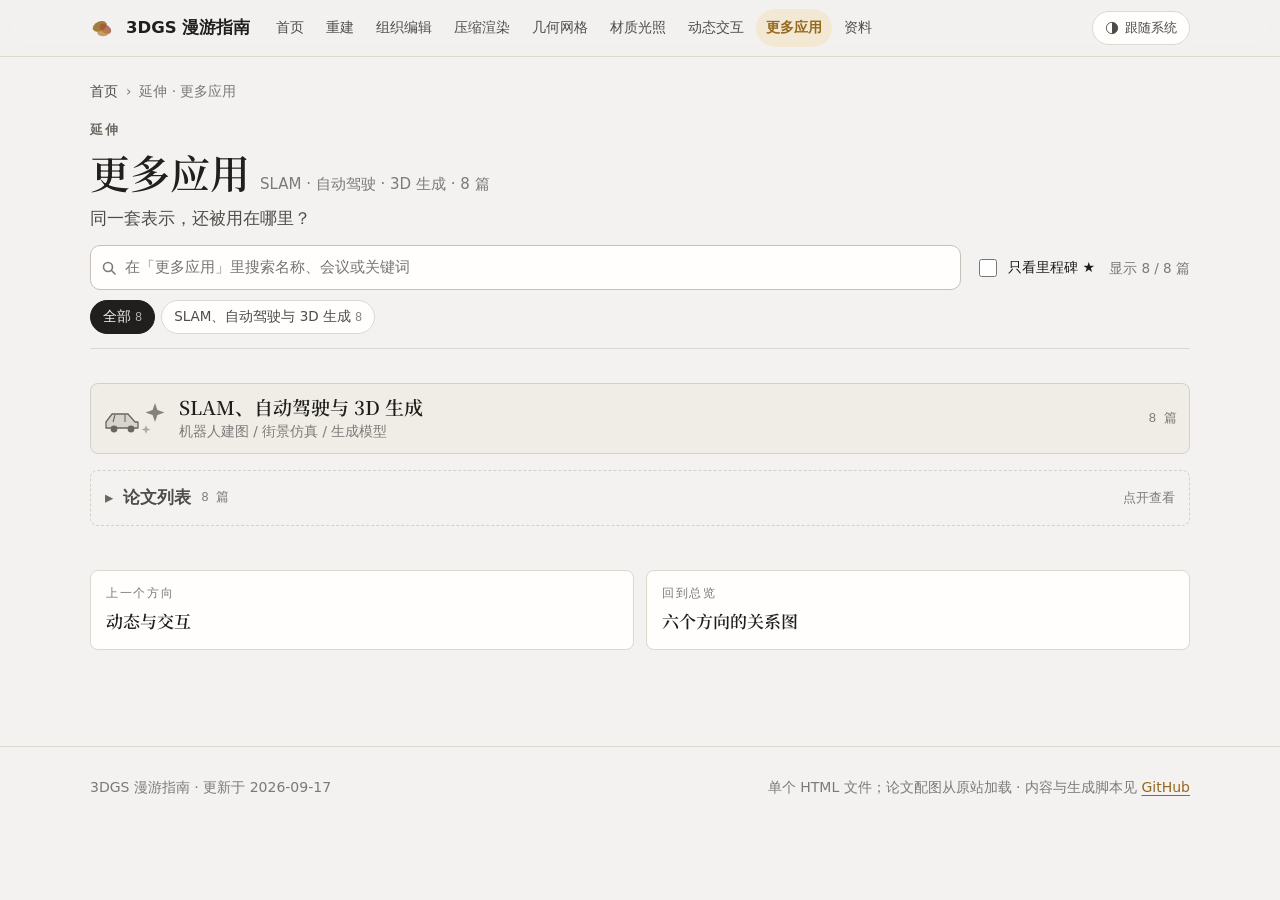
<file: apps.html>
<!doctype html>
<html lang="zh-CN">
<head>
<meta charset="utf-8">
<meta name="viewport" content="width=device-width, initial-scale=1, viewport-fit=cover">
<title>更多应用 · 3DGS 漫游指南</title>
<meta name="description" content="3DGS 更多应用（SLAM · 自动驾驶 · 3D 生成）：同一套表示，还被用在哪里？8 篇论文与工具的配图卡片。">
<meta property="og:title" content="更多应用 · 3DGS 漫游指南">
<meta property="og:description" content="3DGS 更多应用（SLAM · 自动驾驶 · 3D 生成）：同一套表示，还被用在哪里？8 篇论文与工具的配图卡片。">
<meta name="color-scheme" content="light dark">
<meta name="referrer" content="no-referrer">
<link rel="icon" href="data:image/svg+xml,%3Csvg xmlns='http://www.w3.org/2000/svg' viewBox='0 0 32 32'%3E%3Cellipse cx='12' cy='14' rx='9' ry='6' transform='rotate(-25 12 14)' fill='%23b68235' fill-opacity='.9'/%3E%3Cellipse cx='19' cy='17' rx='8' ry='5' transform='rotate(35 19 17)' fill='%23a6543a' fill-opacity='.8'/%3E%3Cellipse cx='16' cy='22' rx='7' ry='4' fill='%23d0a75a' fill-opacity='.8'/%3E%3C/svg%3E">
<link rel="preconnect" href="https://fonts.googleapis.com">
<link rel="preconnect" href="https://fonts.gstatic.com" crossorigin>
<link rel="stylesheet" href="https://fonts.googleapis.com/css2?family=Noto+Serif+SC:wght@400;600;700&amp;display=swap">
<script>
  try { var t = localStorage.getItem('theme'); if (t === 'light' || t === 'dark') document.documentElement.setAttribute('data-theme', t); } catch (e) {}
  // Teaser images fade in once loaded; if they never load, the drawn card underneath stays.
  document.addEventListener('load', function (e) { var t = e.target; if (t.tagName === 'IMG' && t.parentNode && t.parentNode.classList.contains('thumb')) t.classList.add('ok'); }, true);
  document.addEventListener('error', function (e) {
    var t = e.target;
    if (t.tagName !== 'IMG' || !t.parentNode || !t.parentNode.classList.contains('thumb')) return;
    var n = +(t.getAttribute('data-try') || 0);
    t.setAttribute('data-try', n + 1);
    if (n === 0) setTimeout(function () { t.src = t.src + '&retry=1'; }, 1200 + Math.random() * 2400);
    else if (n === 1 && t.getAttribute('data-orig')) t.src = t.getAttribute('data-orig');
    else t.classList.add('bad');
  }, true);
</script>
<style>
/* 3DGS 漫游指南 — styles. Warm paper, bronze accent, serif display face:
   same visual language as seanwilliam2077.github.io/AI-PCG-Research-Pages/worksummary.
   Body text stays on system fonts; only the display face is fetched (and degrades to a local serif). */

:root {
  color-scheme: light;
  --bg: #f3f2f0;
  --surface: #fffefc;
  --surface-2: #eae8e2;
  --ink: #201f1d;
  --ink-2: #4f4b48;
  --ink-3: #7d7979;
  --line: #ddd8d0;
  --line-2: #c6c0b6;
  --accent: #96691f;
  --accent-bright: #b68235;
  --accent-ink: #fffdf8;
  --accent-soft: #f3e8d4;
  --ember: #a6543a;
  --ember-soft: #f6ece8;
  --ok: #4d6440;
  --ok-soft: #e9eee3;
  --warn: #8a6425;
  --warn-soft: #f6ecd9;
  --stage: #16130c;
  --stage-2: #211c13;
  --stage-ink: #ece5d8;
  --stage-ink-2: #9c9180;
  --stage-line: #322a1d;
  --series-1: #4a6a8c;
  --series-2: #b06a3a;
  --cat-1: #4a6a8c;
  --cat-2: #a6543a;
  --cat-3: #5f7a52;
  --cat-4: #b68235;
  --cat-5: #7a5b8a;
  --shadow: 0 1px 2px rgba(32, 31, 29, .05), 0 12px 32px -14px rgba(32, 31, 29, .22);
  --radius: 10px;
  --font-sans: -apple-system, BlinkMacSystemFont, "Segoe UI", "PingFang SC", "Hiragino Sans GB", "Microsoft YaHei UI", "Microsoft YaHei", "Noto Sans CJK SC", "Source Han Sans SC", system-ui, sans-serif;
  --font-display: "Noto Serif SC", "Source Han Serif SC", "Songti SC", "SimSun", "Iowan Old Style", "Palatino Linotype", Georgia, serif;
  --font-serif: var(--font-display);
  --font-mono: ui-monospace, "Cascadia Mono", "SF Mono", Menlo, Consolas, "Liberation Mono", monospace;
  --top: 56px;
}

@media (prefers-color-scheme: dark) {
  :root:not([data-theme="light"]) {
    color-scheme: dark;
    --bg: #121008;
    --surface: #1a1610;
    --surface-2: #221d14;
    --ink: #ece5d8;
    --ink-2: #b9b0a0;
    --ink-3: #9c9180;
    --line: #322a1d;
    --line-2: #473b2a;
    --accent: #d0a75a;
    --accent-bright: #d0a75a;
    --accent-ink: #1c1509;
    --accent-soft: #2b2214;
    --ember: #dd8a63;
    --ember-soft: #33200f;
    --ok: #7fc7b8;
    --ok-soft: #142722;
    --warn: #d9b26a;
    --warn-soft: #2e2512;
    --stage: #0d0b07;
    --stage-2: #16120b;
    --stage-line: #322a1d;
    --series-1: #93b2d0;
    --series-2: #dd8a63;
    --cat-1: #93b2d0;
    --cat-2: #dd8a63;
    --cat-3: #9cb890;
    --cat-4: #d0a75a;
    --cat-5: #bda3c9;
    --shadow: 0 1px 2px rgba(0, 0, 0, .4), 0 14px 34px -16px rgba(0, 0, 0, .7);
  }
}
:root[data-theme="dark"] {
color-scheme: dark;
  --bg: #121008;
  --surface: #1a1610;
  --surface-2: #221d14;
  --ink: #ece5d8;
  --ink-2: #b9b0a0;
  --ink-3: #9c9180;
  --line: #322a1d;
  --line-2: #473b2a;
  --accent: #d0a75a;
  --accent-bright: #d0a75a;
  --accent-ink: #1c1509;
  --accent-soft: #2b2214;
  --ember: #dd8a63;
  --ember-soft: #33200f;
  --ok: #7fc7b8;
  --ok-soft: #142722;
  --warn: #d9b26a;
  --warn-soft: #2e2512;
  --stage: #0d0b07;
  --stage-2: #16120b;
  --stage-line: #322a1d;
  --series-1: #93b2d0;
  --series-2: #dd8a63;
  --cat-1: #93b2d0;
  --cat-2: #dd8a63;
  --cat-3: #9cb890;
  --cat-4: #d0a75a;
  --cat-5: #bda3c9;
  --shadow: 0 1px 2px rgba(0, 0, 0, .4), 0 14px 34px -16px rgba(0, 0, 0, .7);
}

*, *::before, *::after { box-sizing: border-box; }
html { -webkit-text-size-adjust: 100%; scroll-padding-top: calc(var(--top) + 16px); }
@media (prefers-reduced-motion: no-preference) { html { scroll-behavior: smooth; } }
body {
  margin: 0;
  background: var(--bg);
  color: var(--ink);
  font: 400 16.5px/1.8 var(--font-sans);
  text-rendering: optimizeLegibility;
  padding-top: env(safe-area-inset-top, 0px);
  padding-bottom: env(safe-area-inset-bottom, 0px);
}
img, svg, canvas { max-width: 100%; }
[hidden] { display: none !important; }
a { color: var(--accent); text-underline-offset: 3px; text-decoration-thickness: 1px; }
a:hover { text-decoration-thickness: 2px; }
:focus-visible { outline: 2px solid var(--accent); outline-offset: 2px; border-radius: 4px; }
h1, h2, h3, h4 { font-family: var(--font-display); font-weight: 600; text-wrap: balance; line-height: 1.32; margin: 0; letter-spacing: 0; }
p { margin: 0; }
code, .mono { font-family: var(--font-mono); font-size: .88em; }
sub, sup { line-height: 0; }
button, input, select { font: inherit; color: inherit; }

.skip { position: absolute; left: -999px; top: 8px; background: var(--surface); padding: 6px 12px; z-index: 20; }
.skip:focus { left: 16px; }

.wrap { max-width: 1140px; margin-inline: auto; padding-inline: 20px; }
@media (max-width: 480px) { .wrap { padding-inline: 16px; } }
.prose { max-width: 42em; }
.prose > * + * { margin-top: 1em; }
.muted { color: var(--ink-3); }
.small { font-size: 14px; line-height: 1.7; }

/* ---------- top bar ---------- */
.topbar {
  position: sticky; top: 0; z-index: 10;
  background: color-mix(in srgb, var(--bg) 86%, transparent);
  -webkit-backdrop-filter: saturate(1.4) blur(10px);
  backdrop-filter: saturate(1.4) blur(10px);
  border-bottom: 1px solid var(--line);
}
.topbar .wrap { display: flex; align-items: center; gap: 16px; height: var(--top); }
.brand { display: flex; align-items: center; gap: 10px; color: var(--ink); text-decoration: none; font-weight: 700; white-space: nowrap; }
.brand svg { width: 26px; height: 26px; flex: none; }
.toc { display: flex; gap: 2px; overflow-x: auto; scrollbar-width: none; flex: 1; min-width: 0; mask-image: linear-gradient(90deg, #000 90%, transparent); }
.toc::-webkit-scrollbar { display: none; }
.toc a { color: var(--ink-2); text-decoration: none; font-size: 14px; padding: 6px 10px; border-radius: 999px; white-space: nowrap; }
.toc a:hover { background: var(--surface-2); color: var(--ink); }
.toc a[aria-current="true"] { background: var(--accent-soft); color: var(--accent); }
.theme { flex: none; display: inline-flex; align-items: center; gap: 6px; border: 1px solid var(--line); background: var(--surface); border-radius: 999px; padding: 4px 12px; font-size: 13px; cursor: pointer; color: var(--ink-2); }
.theme:hover { border-color: var(--line-2); color: var(--ink); }
@media (max-width: 640px) {
  .brand span { display: none; }
  .theme .label { display: none; }
}

/* ---------- sections ---------- */
section { padding-block: 72px 8px; }
.sec-head { display: grid; grid-template-columns: minmax(0, 1fr); gap: 10px; margin-bottom: 28px; }
.eyebrow { font-size: 12.5px; letter-spacing: .18em; color: var(--accent); font-weight: 700; }
h2 { font-size: clamp(25px, 3.1vw, 34px); font-weight: 600; }
h3 { font-size: 21px; font-weight: 600; }
h4 { font-size: 16.5px; font-weight: 600; }
.lede { font-size: 17.5px; color: var(--ink-2); max-width: 42em; }

/* ---------- hero ---------- */
.overview { padding-block: 34px 8px; }
.overview h1 { font-size: clamp(31px, 4.4vw, 48px); font-weight: 600; letter-spacing: 0; margin-top: 12px; }
.overview-sub { margin-top: 8px; font-family: var(--font-display); font-size: clamp(17px, 2vw, 21px); font-weight: 400; color: var(--ink-2); letter-spacing: .02em; }
.overview .lede { margin-top: 12px; }
#intuition h2 { max-width: 22em; }
.stage {
  position: relative; background: var(--stage); border-radius: 12px; overflow: hidden;
  box-shadow: var(--shadow); border: 1px solid var(--stage-line);
}
.stage canvas { display: block; width: 100%; height: auto; }
.hero-stage { margin: 4px 0 0; }
.hero-stage canvas { aspect-ratio: 3 / 1; }
.hero-log {
  display: flex; flex-wrap: wrap; align-items: center; gap: 6px 18px;
  padding: 10px 14px; background: var(--stage-2); border-top: 1px solid var(--stage-line);
  color: var(--stage-ink-2); font-family: var(--font-mono); font-size: 13px;
}
.hero-log b { color: var(--stage-ink); font-weight: 600; font-variant-numeric: tabular-nums; }
.hero-log .spacer { flex: 1; }
.stage-btn {
  font-family: var(--font-sans); font-size: 13px; cursor: pointer; border-radius: 999px;
  border: 1px solid var(--stage-line); background: transparent; color: var(--stage-ink); padding: 3px 12px;
}
.stage-btn:hover { background: rgba(255, 255, 255, .06); }
.stage-btn[aria-pressed="true"] { background: rgba(208, 167, 90, .2); border-color: rgba(208, 167, 90, .55); }
.hero-note { margin-top: 12px; font-size: 14px; color: var(--ink-3); }
.facts { list-style: none; padding: 0; margin: 28px 0 0; display: grid; grid-template-columns: repeat(auto-fit, minmax(210px, 1fr)); gap: 12px; }
.facts li { border-top: 1px solid var(--accent-bright); padding-top: 10px; }
.facts b { display: block; font-family: var(--font-display); font-size: 23px; font-weight: 600; line-height: 1.35; }
.facts span { font-size: 14px; color: var(--ink-3); }

/* ---------- intuition ---------- */
.two { display: grid; gap: 32px; grid-template-columns: minmax(0, 1.1fr) minmax(0, .9fr); align-items: start; }
@media (max-width: 900px) { .two { grid-template-columns: minmax(0, 1fr); } }
.panel { background: var(--surface); border: 1px solid var(--line); border-radius: var(--radius); padding: 20px; }
.panel h3 { margin-bottom: 6px; }
.cells { display: flex; flex-wrap: wrap; gap: 3px; margin: 16px 0 12px; }
.cells i { width: 14px; height: 22px; border-radius: 3px; display: block; }
.cells i.g1 { background: var(--cat-1); }
.cells i.g2 { background: var(--cat-2); }
.cells i.g3 { background: var(--cat-3); }
.cells i.g4 { background: var(--cat-4); }
.cells i.g5 { background: var(--cat-5); }
.cells i.gap { margin-left: 6px; }
.cell-legend { list-style: none; margin: 0; padding: 0; display: grid; grid-template-columns: repeat(auto-fit, minmax(150px, 1fr)); gap: 6px 14px; font-size: 14px; }
.cell-legend li { display: flex; align-items: baseline; gap: 8px; }
.cell-legend i { width: 10px; height: 10px; border-radius: 2px; flex: none; transform: translateY(1px); }
.cell-legend b { font-variant-numeric: tabular-nums; }

.table-scroll { overflow-x: auto; border: 1px solid var(--line); border-radius: var(--radius); background: var(--surface); }
table { border-collapse: collapse; width: 100%; font-size: 14.5px; line-height: 1.6; }
th, td { text-align: left; vertical-align: top; padding: 10px 14px; border-bottom: 1px solid var(--line); }
thead th { font-size: 13px; color: var(--ink-3); font-weight: 600; background: var(--surface-2); white-space: nowrap; }
tbody tr:last-child > * { border-bottom: 0; }
tbody th { font-weight: 700; white-space: nowrap; }
td.num, th.num { text-align: right; font-variant-numeric: tabular-nums; white-space: nowrap; }
tr.hl > * { background: var(--accent-soft); }
.compare { min-width: 720px; }
.compare td:last-child, .compare th:last-child { background: color-mix(in srgb, var(--accent-soft) 55%, transparent); }
.results { min-width: 640px; }
.footnote { font-size: 13.5px; color: var(--ink-3); margin-top: 10px; max-width: 60em; }
.takeaway { margin-top: 14px; padding-left: 14px; border-left: 3px solid var(--accent); max-width: 44em; }

/* ---------- pipeline & demos ---------- */
.steps { display: grid; grid-template-columns: minmax(0, 1fr); gap: 56px; }
.step-head { display: flex; gap: 16px; align-items: baseline; margin-bottom: 14px; }
.step-no {
  flex: none; font-family: var(--font-display); font-size: 36px; line-height: 1;
  color: var(--accent-bright); min-width: 1.2em; font-variant-numeric: tabular-nums;
}
.step-head p { color: var(--ink-3); font-size: 14.5px; margin-top: 4px; }
.formula {
  font-family: var(--font-mono); font-size: 14px; background: var(--surface-2); border-radius: 8px;
  padding: 10px 14px; overflow-x: auto; color: var(--ink);
  display: flex; flex-wrap: wrap; gap: 4px 32px;
}
.formula > span { white-space: nowrap; }
.demo { display: grid; gap: 20px; grid-template-columns: minmax(0, 1.25fr) minmax(0, 1fr); align-items: start; margin-top: 22px; }
@media (max-width: 880px) { .demo { grid-template-columns: minmax(0, 1fr); } }
.demo-tag { display: inline-block; font-size: 12px; font-weight: 700; letter-spacing: .06em; color: var(--ember); background: var(--ember-soft); border-radius: 999px; padding: 2px 10px; margin-bottom: 8px; }
.controls { display: grid; grid-template-columns: minmax(0, 1fr); gap: 12px; }
.ctl { display: grid; grid-template-columns: 5.5em minmax(0, 1fr) 4.2em; align-items: center; gap: 10px; font-size: 14px; }
.ctl output { font-family: var(--font-mono); font-size: 13px; text-align: right; color: var(--ink-2); font-variant-numeric: tabular-nums; }
input[type="range"] { width: 100%; accent-color: var(--accent); height: 22px; }
.btnrow { display: flex; flex-wrap: wrap; gap: 8px; align-items: center; }
.btn {
  border: 1px solid var(--line-2); background: var(--surface); border-radius: 8px; padding: 6px 12px;
  font-size: 14px; cursor: pointer; color: var(--ink);
}
.btn:hover { border-color: var(--accent); }
.btn.primary { background: var(--accent); border-color: var(--accent); color: var(--accent-ink); font-weight: 600; }
.btn[aria-pressed="true"] { background: var(--accent-soft); border-color: var(--accent); color: var(--accent); }
.seg { display: inline-flex; border: 1px solid var(--line-2); border-radius: 8px; overflow: hidden; }
.seg button { border: 0; background: var(--surface); padding: 6px 12px; font-size: 14px; cursor: pointer; color: var(--ink-2); }
.seg button + button { border-left: 1px solid var(--line-2); }
.seg button[aria-pressed="true"] { background: var(--accent); color: var(--accent-ink); }
.readout { font-family: var(--font-mono); font-size: 13px; line-height: 1.7; background: var(--surface-2); border-radius: 8px; padding: 10px 12px; overflow-x: auto; white-space: pre; color: var(--ink-2); }
.readout b { color: var(--ink); font-weight: 600; }
.hint { font-size: 13.5px; color: var(--ink-3); }

.order-list { list-style: none; margin: 0; padding: 0; display: grid; gap: 6px; }
.order-list li { display: flex; align-items: center; gap: 10px; background: var(--surface); border: 1px solid var(--line); border-radius: 8px; padding: 6px 8px 6px 10px; font-size: 14px; }
.order-list .dot { width: 14px; height: 14px; border-radius: 50%; flex: none; }
.order-list .rank { font-family: var(--font-mono); font-size: 12px; color: var(--ink-3); min-width: 3.6em; }
.order-list .name { flex: 1; }
.icon-btn { border: 1px solid var(--line); background: var(--surface-2); border-radius: 6px; width: 30px; height: 28px; cursor: pointer; color: var(--ink); line-height: 1; }
.icon-btn:disabled { opacity: .35; cursor: default; }
.probe-table { min-width: 0; font-size: 13.5px; }
.probe-table td, .probe-table th { padding: 6px 10px; }
.swatch { display: inline-block; width: 14px; height: 14px; border-radius: 3px; vertical-align: -2px; border: 1px solid var(--line-2); }

/* fitter */
.fit-grid { display: grid; grid-template-columns: repeat(3, minmax(0, 1fr)); gap: 12px; }
.fit-cell { display: grid; gap: 6px; align-content: start; }
.fit-cell .stage canvas { aspect-ratio: 4 / 3; }
.fit-cap { display: flex; justify-content: space-between; gap: 8px; font-size: 13.5px; flex-wrap: wrap; }
.fit-cap b { font-weight: 700; }
.fit-cap .mono { color: var(--ink-3); font-variant-numeric: tabular-nums; }
.key { display: inline-block; width: 16px; height: 3px; border-radius: 2px; vertical-align: 4px; margin-right: 6px; }
.key.s1 { background: var(--series-1); }
.key.s2 { background: var(--series-2); }
@media (max-width: 560px) {
  .fit-grid { gap: 8px; }
  .fit-cap { font-size: 12px; }
}
.fit-bar { display: flex; flex-wrap: wrap; gap: 10px 16px; align-items: center; margin: 16px 0 14px; }
.fit-bar .ctl { grid-template-columns: auto minmax(120px, 200px) 3.4em; }
.eventlog { font-family: var(--font-mono); font-size: 12.5px; color: var(--ink-3); min-height: 1.7em; margin-top: 8px; }
.file-label { cursor: pointer; }
.file-label input { position: absolute; width: 1px; height: 1px; opacity: 0; }

.chart-box { margin-top: 18px; background: var(--surface); border: 1px solid var(--line); border-radius: var(--radius); padding: 14px 14px 8px; position: relative; }
.chart-top { display: flex; flex-wrap: wrap; justify-content: space-between; gap: 6px 16px; align-items: baseline; }
.chart-title { font-family: var(--font-display); font-weight: 600; font-size: 15.5px; }
.legend { display: flex; flex-wrap: wrap; gap: 4px 16px; font-size: 13.5px; color: var(--ink-2); }
.chart svg { display: block; width: 100%; height: 240px; overflow: visible; }
.chart text { fill: var(--ink-3); font-size: 12px; font-family: var(--font-sans); }
.chart .lbl { fill: var(--ink); font-weight: 600; }
.chart .grid { stroke: var(--line); stroke-width: 1; }
.chart .axis { stroke: var(--line-2); stroke-width: 1; }
.chart .leader { stroke: var(--line-2); stroke-width: 1; }
.chart .ring { stroke: var(--surface); stroke-width: 2; }
.chart .cross { stroke: var(--ink-3); stroke-width: 1; }
.tip {
  position: absolute; pointer-events: none; background: var(--ink); color: var(--bg); border-radius: 8px;
  padding: 6px 10px; font-size: 12.5px; line-height: 1.6; white-space: nowrap; box-shadow: var(--shadow);
  transform: translate(-50%, calc(-100% - 10px));
}
.tip i { display: inline-block; width: 8px; height: 8px; border-radius: 50%; margin-right: 6px; }
details.data { margin-top: 6px; font-size: 13.5px; }
details.data summary { cursor: pointer; color: var(--ink-3); }
details.data table { margin-top: 8px; font-size: 13px; }

/* ---------- timeline ---------- */
.tl { display: grid; grid-template-columns: minmax(0, 1fr); }
.tl-year { display: grid; grid-template-columns: 9.5rem minmax(0, 1fr); gap: 24px; border-top: 1px solid var(--line); padding-block: 22px; }
.tl-year > h2 { font-family: var(--font-display); font-weight: 400; font-size: 36px; line-height: 1.05; color: var(--accent-bright); letter-spacing: .02em; font-variant-numeric: tabular-nums; }
.tl-list { list-style: none; margin: 0; padding: 0; display: grid; gap: 16px; }
.tl-item { display: grid; grid-template-columns: 4.6rem minmax(0, 1fr); gap: 14px; }
.tl-date { font-family: var(--font-mono); font-size: 13px; color: var(--ink-3); padding-top: 3px; font-variant-numeric: tabular-nums; }
.tl-item h3 { display: inline; font-size: 16.5px; }
.tl-item .venue { margin-left: 8px; }
.tl-item p { color: var(--ink-2); margin-top: 2px; }
.tl-item.star h3::before { content: "★ "; color: var(--ember); }
@media (max-width: 640px) {
  .tl-year { grid-template-columns: minmax(0, 1fr); gap: 10px; }
  .tl-year > h2 { font-size: 28px; }
  .tl-item { grid-template-columns: minmax(0, 1fr); gap: 0; }
}

/* ---------- badges ---------- */
.venue { display: inline-block; font-size: 12.5px; line-height: 1.5; padding: 1px 8px; border-radius: 6px; background: var(--surface-2); color: var(--ink-2); white-space: nowrap; }
.venue.award { background: var(--ember-soft); color: var(--ember); font-weight: 600; }
.tag { display: inline-block; font-size: 12px; line-height: 1.5; padding: 0 7px; border-radius: 6px; border: 1px solid var(--line-2); color: var(--ink-3); white-space: nowrap; }
.chip { display: inline-block; font-size: 12.5px; padding: 1px 9px; border-radius: 999px; border: 1px solid var(--line); color: var(--ink-2); text-decoration: none; white-space: nowrap; background: var(--surface); }
a.chip:hover { border-color: var(--accent); color: var(--accent); }
.star-mark { color: var(--ember); font-weight: 700; }

/* ---------- module colours ---------- */
:root {
  --c-blue: #4a6a8c; --c-green: #5f7a52; --c-purple: #7a5b8a; --c-teal: #4a7a75; --c-orange: #a6543a; --c-indigo: #5c6488; --c-slate: #6b665e;
  --t-blue: #edeef3; --t-green: #eef0ea; --t-purple: #f1eef4; --t-teal: #eaf0ee; --t-orange: #f6ece7; --t-indigo: #eeeef4; --t-slate: #f0ede7;
  --l-blue: #c3cedb; --l-green: #ccd6c5; --l-purple: #d5c9dc; --l-teal: #c3d8d4; --l-orange: #e0c6ba; --l-indigo: #cbcfe0; --l-slate: #d5d0c6;
}
@media (prefers-color-scheme: dark) {
  :root:not([data-theme="light"]) {
    --c-blue: #93b2d0; --c-green: #9cb890; --c-purple: #bda3c9; --c-teal: #7fc7b8; --c-orange: #dd8a63; --c-indigo: #a3aad2; --c-slate: #a9a296;
    --t-blue: #191c22; --t-green: #191c17; --t-purple: #1e1a22; --t-teal: #171f1d; --t-orange: #221a13; --t-slate: #1c1913; --t-indigo: #1a1a22;
    --l-blue: #313a46; --l-green: #333c2f; --l-purple: #3f3646; --l-teal: #2c403c; --l-orange: #46331f; --l-indigo: #343648; --l-slate: #3a3428;
  }
}
:root[data-theme="dark"] {
  --c-blue: #93b2d0; --c-green: #9cb890; --c-purple: #bda3c9; --c-teal: #7fc7b8; --c-orange: #dd8a63; --c-indigo: #a3aad2; --c-slate: #a9a296;
  --t-blue: #191c22; --t-green: #191c17; --t-purple: #1e1a22; --t-teal: #171f1d; --t-orange: #221a13; --t-slate: #1c1913; --t-indigo: #1a1a22;
  --l-blue: #313a46; --l-green: #333c2f; --l-purple: #3f3646; --l-teal: #2c403c; --l-orange: #46331f; --l-indigo: #343648; --l-slate: #3a3428;
}
.m-blue { --m: var(--c-blue); --m-bg: var(--t-blue); --m-line: var(--l-blue); }
.m-green { --m: var(--c-green); --m-bg: var(--t-green); --m-line: var(--l-green); }
.m-purple { --m: var(--c-purple); --m-bg: var(--t-purple); --m-line: var(--l-purple); }
.m-teal { --m: var(--c-teal); --m-bg: var(--t-teal); --m-line: var(--l-teal); }
.m-orange { --m: var(--c-orange); --m-bg: var(--t-orange); --m-line: var(--l-orange); }
.m-indigo { --m: var(--c-indigo); --m-bg: var(--t-indigo); --m-line: var(--l-indigo); }
.m-slate { --m: var(--c-slate); --m-bg: var(--t-slate); --m-line: var(--l-slate); }

/* ---------- multi-page chrome ---------- */
.toc a[aria-current="page"] { background: var(--accent-soft); color: var(--accent); font-weight: 700; }
.crumbs { display: flex; gap: 8px; align-items: baseline; font-size: 13.5px; color: var(--ink-3); }
.crumbs a { color: var(--ink-2); text-decoration: none; }
.crumbs a:hover { color: var(--accent); text-decoration: underline; text-underline-offset: 3px; }
.modpage { padding-block: 22px 8px; }
.module.solo { margin-top: 16px; padding-top: 0; border-top: 0; }
.mod-head.solo { grid-template-columns: minmax(0, 1fr); }
.mod-head h1 { font-size: clamp(28px, 3.4vw, 40px); font-weight: 600; }
.mod-head h1 small { font-family: var(--font-sans); font-size: 15px; font-weight: 400; color: var(--ink-3); margin-left: 10px; }
.modrels { display: flex; flex-wrap: wrap; gap: 8px; align-items: center; margin-top: 18px; }
.modrels-label { font-size: 12px; font-weight: 700; letter-spacing: .16em; color: var(--ink-3); }
.modrels .chip { display: inline-flex; gap: 6px; align-items: baseline; text-decoration: none; }
.modrels .chip span { color: var(--ink-3); font-size: 12.5px; }
.modrels .chip:hover { border-color: var(--m); color: var(--m); }
.pagenav { display: grid; grid-template-columns: repeat(auto-fit, minmax(210px, 1fr)); gap: 12px; margin: 44px 0 8px; }
.pn { display: grid; gap: 2px; padding: 12px 15px; border: 1px solid var(--line); border-radius: 8px; background: var(--surface); text-decoration: none; color: var(--ink); }
.pn span { font-size: 12px; letter-spacing: .14em; color: var(--ink-3); }
.pn b { font-family: var(--font-display); font-size: 17px; font-weight: 600; }
.pn:hover { border-color: var(--accent); }
.pn.next { text-align: right; }
.dirlist { display: grid; grid-template-columns: repeat(auto-fit, minmax(258px, 1fr)); gap: 12px; margin-top: 18px; }
.dircard { display: grid; gap: 4px; align-content: start; padding: 14px 16px; border: 1px solid var(--m-line);
  border-left: 3px solid var(--m); border-radius: 8px; background: var(--surface); text-decoration: none; color: var(--ink); }
.dircard:hover { background: var(--m-bg); }
.dc-no { font-size: 12px; font-weight: 700; letter-spacing: .16em; color: var(--m); }
.dc-name { font-family: var(--font-display); font-size: 20px; font-weight: 600; }
.dc-sub { font-size: 14px; color: var(--ink-2); }
.dc-secs { font-size: 12.5px; color: var(--ink-3); line-height: 1.6; }
.dc-n { font-size: 12.5px; color: var(--m); font-family: var(--font-mono); }

/* ---------- overview hub ---------- */
.hub {
  margin-top: 26px; display: grid;
  grid-template-columns: minmax(0, 1fr) 76px minmax(0, 1fr) 76px minmax(0, 1fr);
  grid-template-rows: auto 64px auto;
  grid-template-areas: "a r1 b r2 c" "r3 r4 r5 . r7" "d r6 e . f";
}
.hub-mod {
  background: var(--m-bg); border: 1px solid var(--m-line); border-radius: 12px; padding: 14px 14px 12px;
  display: grid; grid-template-columns: minmax(0, 1fr); gap: 8px; align-content: start;
}
.hub-title {
  display: flex; flex-wrap: wrap; align-items: baseline; gap: 4px 10px; text-decoration: none; color: var(--ink);
  padding: 2px 4px 6px; border-bottom: 1px solid var(--m-line);
}
.hub-title:hover .hub-name { color: var(--m); }
.hub-no {
  display: inline-grid; place-items: center; width: 24px; height: 24px; border-radius: 50%;
  background: var(--m); color: var(--bg); font-family: var(--font-display); font-size: 13px; font-weight: 600; align-self: center;
}
.hub-name { font-family: var(--font-display); font-size: 21px; font-weight: 600; letter-spacing: 0; }
.hub-title small { flex-basis: 100%; font-size: 12.5px; color: var(--ink-3); font-weight: 500; }
.hub-sec { background: var(--surface); border: 1px solid var(--m-line); border-radius: 8px; padding: 8px 10px; }
.hub-sec-link { display: flex; gap: 10px; align-items: center; text-decoration: none; color: var(--ink); }
.hub-sec-link b { display: block; font-size: 15px; line-height: 1.35; }
.hub-sec-link small { display: block; font-size: 12px; color: var(--ink-3); line-height: 1.45; }
.hub-sec-link:hover b { color: var(--m); text-decoration: underline; text-underline-offset: 3px; }
.hub-ic { width: 56px; height: 35px; flex: none; color: var(--m); }
.hub-papers { margin-top: 6px; font-size: 13px; line-height: 1.6; display: flex; flex-wrap: wrap; gap: 0 2px; }
.hub-papers a { color: var(--m); font-weight: 600; text-decoration: none; }
.hub-papers a:hover { text-decoration: underline; }
.hub-papers a + a::before { content: "·"; color: var(--ink-3); font-weight: 400; margin: 0 5px 0 3px; display: inline-block; }
.hub-more { font-size: 12.5px; color: var(--ink-3); text-decoration: none; padding-left: 4px; }
.hub-more:hover { color: var(--m); text-decoration: underline; }
.hub-rels { display: none; }
.rel { position: relative; display: flex; align-items: center; justify-content: center; }
.rel-label {
  position: relative; z-index: 1; font-size: 12px; font-weight: 700; line-height: 1.25; text-align: center;
  color: var(--ink-2); padding: 2px 4px; border-radius: 4px; max-width: 76px;
}
.rel-h { flex-direction: column; justify-content: center; gap: 8px; }
.rel-h .rel-line { position: relative; order: 2; width: calc(100% - 14px); height: 3px; border-radius: 2px; background: linear-gradient(90deg, var(--from), var(--to)); margin-right: 8px; }
.rel-h .rel-line::after { content: ""; position: absolute; right: -9px; top: -5px; border: 6.5px solid transparent; border-left: 9px solid var(--to); border-right: 0; }
.rel-h .rel-label { order: 1; }
.rel-down, .rel-up, .rel-both { justify-content: flex-start; }
.rel-down .rel-line, .rel-up .rel-line, .rel-both .rel-line { position: absolute; left: 50%; top: 10px; bottom: 10px; width: 3px; margin-left: -1.5px; border-radius: 2px; background: linear-gradient(180deg, var(--from), var(--to)); }
.rel-up .rel-line { background: linear-gradient(0deg, var(--from), var(--to)); }
.rel-both .rel-line { background: linear-gradient(180deg, var(--from), var(--to)); }
.rel-down .rel-line::after, .rel-both .rel-line::after { content: ""; position: absolute; bottom: -8px; left: -5px; border: 6.5px solid transparent; border-top: 9px solid var(--to); border-bottom: 0; }
.rel-up .rel-line::after { content: ""; position: absolute; top: -8px; left: -5px; border: 6.5px solid transparent; border-bottom: 9px solid var(--to); border-top: 0; }
.rel-both .rel-line::before { content: ""; position: absolute; top: -8px; left: -5px; border: 6.5px solid transparent; border-bottom: 9px solid var(--from); border-top: 0; }
.rel-down .rel-label, .rel-up .rel-label, .rel-both .rel-label { position: absolute; left: calc(50% + 12px); max-width: none; white-space: nowrap; text-align: left; }
.rel-diag svg { position: absolute; inset: 0; width: 100%; height: 100%; overflow: visible; }
.rel-diag svg path { fill: none; stroke: var(--to); stroke-width: 2.2; stroke-linecap: round; stroke-linejoin: round; }
.rel-diag .rel-label { position: absolute; right: 50%; bottom: 2px; white-space: nowrap; font-size: 11.5px; }
.hub-foot {
  margin-top: 18px; display: flex; flex-wrap: wrap; gap: 8px 10px; align-items: center;
  padding: 12px 14px; border: 1px solid var(--line); border-radius: 8px; background: var(--surface);
}
.hub-foot-label { font-size: 12px; font-weight: 700; color: var(--ink-3); letter-spacing: .16em; }
.hub-foot-label:not(:first-child) { margin-left: 10px; }
.hub-foot a { font-size: 14px; text-decoration: none; padding: 2px 10px; border-radius: 999px; background: var(--surface-2); color: var(--ink); }
.hub-foot a:hover { background: var(--accent-soft); color: var(--accent); }
@media (max-width: 1040px) {
  .hub { grid-template-columns: minmax(0, 1fr) minmax(0, 1fr); grid-template-rows: none; grid-template-areas: "a b" "c d" "e f"; gap: 14px; }
  .rel { display: none; }
  .hub-rels { display: flex; flex-wrap: wrap; gap: 2px 12px; font-size: 12.5px; color: var(--ink-3); padding: 2px 4px 0; }
  .hub-rels a { color: var(--ink-2); }
}
@media (max-width: 640px) {
  .hub { grid-template-columns: minmax(0, 1fr); grid-template-areas: "a" "b" "c" "d" "e" "f"; }
  .hub-ic { width: 48px; height: 30px; }
}

/* ---------- modules ---------- */
.filters {
  position: sticky; top: var(--top); z-index: 5; background: color-mix(in srgb, var(--bg) 92%, transparent);
  -webkit-backdrop-filter: blur(8px); backdrop-filter: blur(8px);
  border-bottom: 1px solid var(--line); padding-block: 12px; margin-bottom: 8px;
  display: grid; grid-template-columns: minmax(0, 1fr); gap: 10px;
}
.filter-row { display: flex; flex-wrap: wrap; gap: 8px 14px; align-items: center; }
.search { flex: 1 1 260px; position: relative; }
.search input {
  width: 100%; border: 1px solid var(--line-2); background: var(--surface); border-radius: 10px;
  padding: 8px 12px 8px 34px; font-size: 15px;
}
.search svg { position: absolute; left: 11px; top: 50%; transform: translateY(-50%); width: 16px; height: 16px; color: var(--ink-3); }
.switch { display: inline-flex; align-items: center; gap: 8px; font-size: 14px; cursor: pointer; user-select: none; white-space: nowrap; }
.switch input { width: 18px; height: 18px; accent-color: var(--ember); }
.count { font-size: 13.5px; color: var(--ink-3); font-variant-numeric: tabular-nums; white-space: nowrap; }
.dir-chips { display: flex; gap: 6px; overflow-x: auto; scrollbar-width: thin; padding-bottom: 2px; }
.dir-chips button {
  flex: none; border: 1px solid var(--line); background: var(--surface); color: var(--ink-2);
  border-radius: 999px; padding: 3px 12px; font-size: 13.5px; cursor: pointer; white-space: nowrap;
}
.dir-chips button[aria-pressed="true"] { background: var(--ink); border-color: var(--ink); color: var(--bg); }
.dir-chips button .n { font-family: var(--font-mono); font-size: 12px; opacity: .7; margin-left: 4px; }
@media (max-width: 640px) { .filters { position: static; } }

.module { margin-top: 48px; padding-top: 22px; border-top: 2px solid var(--m); }
.mod-head { display: grid; grid-template-columns: minmax(0, 1fr) auto; gap: 4px 16px; align-items: baseline; }
.mod-no { grid-column: 1 / -1; font-size: 12.5px; font-weight: 700; color: var(--m); letter-spacing: .18em; }
.mod-head h3 { font-size: clamp(25px, 2.8vw, 32px); font-weight: 600; }
.mod-head h3 small { font-size: 15px; font-weight: 500; color: var(--ink-3); margin-left: 10px; }
.mod-head .q { grid-column: 1; font-size: 17px; color: var(--ink-2); }
.mod-back { grid-column: 2; grid-row: 2 / 4; align-self: center; font-size: 13px; text-decoration: none; color: var(--ink-3); border: 1px solid var(--line); border-radius: 999px; padding: 3px 12px; white-space: nowrap; }
.mod-back:hover { color: var(--m); border-color: var(--m); }
.mod-intro { display: grid; grid-template-columns: minmax(0, 1fr) minmax(0, 1fr); gap: 14px 32px; margin-top: 14px; }
.mod-intro .problem { grid-column: 1 / -1; max-width: 48em; }
.mini-h { font-size: 15px; margin-bottom: 8px; }
@media (max-width: 860px) { .mod-intro { grid-template-columns: minmax(0, 1fr); } }
.ideas { list-style: none; margin: 0; padding: 0; display: grid; gap: 8px; }
.ideas li { padding-left: 14px; border-left: 2px solid var(--m-line); font-size: 15px; }
.ideas b { margin-right: 6px; }
.advice { background: var(--m-bg); border: 1px solid var(--m-line); border-radius: var(--radius); padding: 14px 16px; font-size: 15px; align-self: start; }
.advice .label { display: block; font-size: 12px; font-weight: 700; color: var(--m); letter-spacing: .16em; margin-bottom: 4px; }

.subsec { padding-block: 26px 0; }
.sub-head { display: grid; grid-template-columns: auto minmax(0, 1fr) auto; gap: 12px; align-items: center; padding: 10px 12px; border-radius: 8px; background: var(--m-bg); border: 1px solid var(--m-line); }
.sub-ic { width: 64px; height: 40px; color: var(--m); }
.sub-head h2 { font-size: 19px; }
.sub-head p { font-size: 13.5px; color: var(--ink-3); }
.sub-count { font-size: 13px; font-family: var(--font-mono); color: var(--ink-3); white-space: nowrap; }
.sub-note { margin-top: 10px; font-size: 14px; color: var(--ink-3); }
.group-title { margin: 18px 0 10px; font-size: 13.5px; color: var(--m); font-weight: 700; display: flex; align-items: center; gap: 10px; letter-spacing: .1em; }
.group-title::after { content: ""; flex: 1; height: 1px; background: var(--m-line); }
.cards { display: grid; grid-template-columns: repeat(auto-fill, minmax(262px, 1fr)); gap: 14px; margin-top: 14px; }
.group-title + .cards { margin-top: 0; }
.card {
  display: flex; flex-direction: column; background: var(--surface); border: 1px solid var(--line); border-radius: 10px;
  overflow: hidden; transition: border-color .15s, box-shadow .15s;
}
.card:hover { border-color: var(--m-line); box-shadow: var(--shadow); }
.card.star { border-color: color-mix(in srgb, var(--ember) 45%, var(--line)); }
.card:target { outline: 3px solid var(--m); outline-offset: 2px; }
.thumb { position: relative; display: block; aspect-ratio: 16 / 9; background: var(--m-bg); overflow: hidden; border-bottom: 1px solid var(--line); }
.thumb img {
  position: absolute; inset: 0; width: 100%; height: 100%; object-fit: contain; background: #faf8f4;
  opacity: 0; transition: opacity .35s ease;
}
.thumb img.ok { opacity: 1; }
.thumb img.bad { display: none; }
.fallback {
  position: absolute; inset: 0; display: grid; grid-template-columns: auto minmax(0, 1fr); grid-template-rows: auto auto;
  align-content: center; gap: 2px 12px; padding: 12px 16px; color: var(--m);
  background:
    radial-gradient(circle at 85% 20%, color-mix(in srgb, var(--m) 16%, transparent), transparent 55%),
    radial-gradient(circle at 10% 90%, color-mix(in srgb, var(--m) 10%, transparent), transparent 50%),
    var(--m-bg);
}
.fb-ic { grid-row: 1 / 3; width: 76px; height: 48px; }
.fb-name { font-family: var(--font-display); font-weight: 600; font-size: 19px; color: var(--ink); line-height: 1.3; overflow-wrap: anywhere; align-self: end; }
.fb-sec { font-size: 12.5px; color: var(--ink-3); align-self: start; }
.card-body { display: flex; flex-direction: column; gap: 4px; padding: 10px 14px 12px; flex: 1; }
.card-meta { display: flex; flex-wrap: wrap; gap: 4px 6px; align-items: center; }
.card-meta .date { font-family: var(--font-mono); font-size: 12px; color: var(--ink-3); margin-right: 2px; font-variant-numeric: tabular-nums; }
.card-title { font-family: var(--font-display); font-size: 17px; font-weight: 600; line-height: 1.4; margin-top: 2px; }
.card-title a { color: var(--ink); text-decoration: none; }
.card-title a:hover { color: var(--m); text-decoration: underline; }
.card-title .star-mark { margin-right: 4px; }
.card .aka { font-size: 12.5px; color: var(--ink-3); line-height: 1.5; }
.card .text { color: var(--ink-2); font-size: 14.5px; line-height: 1.7; flex: 1; }
.card .links { display: flex; flex-wrap: wrap; gap: 2px 12px; font-size: 13px; margin-top: 4px; padding-top: 8px; border-top: 1px dashed var(--line); }
.card .links a { text-decoration: none; font-weight: 600; }
.card .links a:hover { text-decoration: underline; }
details.more { margin-top: 16px; border: 1px dashed var(--m-line); border-radius: 8px; padding: 4px 12px; }
details.more > summary {
  cursor: pointer; list-style: none; display: flex; align-items: center; gap: 10px; padding: 8px 2px; font-weight: 700; color: var(--ink-2);
}
details.more > summary::-webkit-details-marker { display: none; }
details.more > summary::before { content: "▸"; color: var(--m); transition: transform .15s; }
details.more[open] > summary::before { transform: rotate(90deg); }
.more-n { font-family: var(--font-mono); font-size: 12.5px; color: var(--ink-3); font-weight: 400; }
.more-hint { margin-left: auto; font-size: 12.5px; color: var(--ink-3); font-weight: 400; }
details.more[open] .more-hint { display: none; }
details.more > .cards { margin-block: 4px 12px; }
.empty { padding: 30px 0; color: var(--ink-3); }
.to-top {
  position: fixed; right: 18px; bottom: calc(18px + env(safe-area-inset-bottom, 0px)); z-index: 20;
  display: inline-flex; align-items: center; gap: 6px; padding: 8px 14px; border-radius: 999px;
  background: var(--ink); color: var(--bg); text-decoration: none; font-size: 13.5px; font-weight: 600; box-shadow: var(--shadow);
}
.to-top:hover { background: var(--accent); color: var(--accent-ink); }
@media print { .to-top, .hub-foot { display: none !important; } }

/* ---------- ecosystem, caveats, glossary ---------- */
.eco { min-width: 760px; }
.eco td:nth-child(2) a { font-weight: 700; }
.lic { display: inline-flex; gap: 6px; align-items: baseline; font-size: 13.5px; }
.lic .pill { font-size: 11.5px; font-weight: 700; border-radius: 6px; padding: 0 6px; white-space: nowrap; }
.lic.ok .pill { background: var(--ok-soft); color: var(--ok); }
.lic.warn .pill { background: var(--warn-soft); color: var(--warn); }
.callout { margin-top: 18px; border: 1px solid var(--line); border-left: 4px solid var(--warn); background: var(--surface); border-radius: 8px; padding: 12px 16px; max-width: 52em; }
.caveats { display: grid; grid-template-columns: repeat(auto-fit, minmax(290px, 1fr)); gap: 0 32px; }
.caveats > div { border-top: 1px solid var(--line); padding-block: 14px; }
.caveats h3 { margin-bottom: 4px; }
.caveats p { color: var(--ink-2); font-size: 15px; }
.glossary { display: grid; grid-template-columns: repeat(auto-fit, minmax(300px, 1fr)); gap: 0 32px; margin: 0; }
.glossary > div { border-top: 1px solid var(--line); padding-block: 12px; }
.glossary dt { font-weight: 700; }
.glossary dt span { font-weight: 400; font-size: 13px; color: var(--ink-3); margin-left: 6px; }
.glossary dd { margin: 2px 0 0; color: var(--ink-2); font-size: 15px; }
.errata { list-style: none; padding: 0; margin: 0; display: grid; gap: 0; }
.errata li { border-top: 1px solid var(--line); padding-block: 14px; display: grid; grid-template-columns: 13rem minmax(0, 1fr); gap: 16px; }
.errata li b { font-weight: 700; }
.errata p { color: var(--ink-2); }
@media (max-width: 640px) { .errata li { grid-template-columns: minmax(0, 1fr); gap: 4px; } }
.refs { margin: 0; padding-left: 1.2em; color: var(--ink-2); display: grid; gap: 6px; font-size: 15px; }

footer { margin-top: 80px; border-top: 1px solid var(--line); padding-block: 28px 40px; color: var(--ink-3); font-size: 14px; }
footer .wrap { display: flex; flex-wrap: wrap; justify-content: space-between; gap: 10px 24px; }

@media (prefers-reduced-motion: reduce) {
  *, *::before, *::after { transition: none !important; animation: none !important; }
}
@media print {
  .topbar, .filters, .stage, .demo .controls, .fit-bar { display: none !important; }
}

</style>
</head>
<body>
<svg xmlns="http://www.w3.org/2000/svg" width="0" height="0" style="position:absolute" aria-hidden="true" focusable="false">
  <!-- One icon per section. Drawn in currentColor so each module can tint them. viewBox 64×40. -->
  <defs>
    <symbol id="ic-ff" viewBox="0 0 64 40">
      <g fill="currentColor" fill-opacity=".14" stroke="currentColor" stroke-width="1.3">
        <rect x="3" y="5" width="14" height="10" rx="1.5"/><rect x="6" y="15" width="14" height="10" rx="1.5"/><rect x="9" y="25" width="14" height="10" rx="1.5"/>
      </g>
      <path d="M27 20h8m-3-3.2 3.2 3.2-3.2 3.2" fill="none" stroke="currentColor" stroke-width="1.8" stroke-linecap="round" stroke-linejoin="round"/>
      <g fill="currentColor">
        <circle cx="42" cy="12" r="2.2" fill-opacity=".9"/><circle cx="48" cy="8" r="1.6" fill-opacity=".55"/><circle cx="55" cy="13" r="2.7" fill-opacity=".75"/>
        <circle cx="45" cy="20" r="3.1" fill-opacity=".45"/><circle cx="52" cy="21" r="2" fill-opacity=".9"/><circle cx="59" cy="19" r="1.8" fill-opacity=".55"/>
        <circle cx="42" cy="28" r="1.8" fill-opacity=".7"/><circle cx="49" cy="30" r="2.7" fill-opacity=".4"/><circle cx="57" cy="28" r="2.2" fill-opacity=".8"/>
      </g>
    </symbol>
    <symbol id="ic-train" viewBox="0 0 64 40">
      <g fill="currentColor">
        <circle cx="6" cy="14" r="2" fill-opacity=".5"/><circle cx="12" cy="10" r="2.6" fill-opacity=".8"/><circle cx="18" cy="15" r="1.7" fill-opacity=".6"/>
        <circle cx="8" cy="22" r="2.8" fill-opacity=".35"/><circle cx="15" cy="23" r="2" fill-opacity=".9"/><circle cx="21" cy="21" r="1.5" fill-opacity=".5"/>
        <circle cx="7" cy="30" r="1.8" fill-opacity=".8"/><circle cx="14" cy="31" r="2.4" fill-opacity=".45"/><circle cx="20" cy="28" r="1.8" fill-opacity=".7"/>
      </g>
      <path d="M25 20h7m-3-3.2 3.2 3.2-3.2 3.2" fill="none" stroke="currentColor" stroke-width="1.8" stroke-linecap="round" stroke-linejoin="round"/>
      <rect x="38" y="9" width="22" height="22" rx="3" fill="currentColor" fill-opacity=".14" stroke="currentColor" stroke-width="1.3"/>
      <rect x="43.5" y="14.5" width="11" height="11" rx="1.5" fill="currentColor" fill-opacity=".5"/>
      <path d="M43 6v3M49 6v3M55 6v3M43 31v3M49 31v3M55 31v3M35 14h3M35 20h3M35 26h3M60 14h3M60 20h3M60 26h3" stroke="currentColor" stroke-width="1.3" stroke-linecap="round"/>
    </symbol>
    <symbol id="ic-blocks" viewBox="0 0 64 40">
      <g stroke="currentColor" stroke-width="1.2" fill="currentColor">
        <rect x="4" y="18" width="12" height="16" rx="1.5" fill-opacity=".35"/>
        <rect x="18" y="8" width="12" height="26" rx="1.5" fill-opacity=".14"/>
        <rect x="32" y="13" width="12" height="21" rx="1.5" fill-opacity=".55"/>
        <rect x="46" y="21" width="14" height="13" rx="1.5" fill-opacity=".25"/>
      </g>
      <path d="M22 13h4M22 18h4M22 23h4M36 18h4M36 23h4" stroke="currentColor" stroke-width="1.2" stroke-linecap="round"/>
      <path d="M2 37h60" stroke="currentColor" stroke-width="1.3" stroke-dasharray="3 2"/>
    </symbol>
    <symbol id="ic-blur" viewBox="0 0 64 40">
      <rect x="3" y="8" width="22" height="24" rx="2" fill="currentColor" fill-opacity=".08" stroke="currentColor" stroke-width="1.2" stroke-dasharray="2.5 2"/>
      <circle cx="13" cy="20" r="6.5" fill="currentColor" fill-opacity=".18"/><circle cx="15.5" cy="20" r="6.5" fill="currentColor" fill-opacity=".18"/>
      <path d="M29 20h7m-3-3.2 3.2 3.2-3.2 3.2" fill="none" stroke="currentColor" stroke-width="1.8" stroke-linecap="round" stroke-linejoin="round"/>
      <rect x="39" y="8" width="22" height="24" rx="2" fill="currentColor" fill-opacity=".08" stroke="currentColor" stroke-width="1.4"/>
      <circle cx="50" cy="20" r="6.5" fill="currentColor" fill-opacity=".75"/>
    </symbol>
    <symbol id="ic-fix" viewBox="0 0 64 40">
      <rect x="3" y="8" width="22" height="24" rx="2" fill="currentColor" fill-opacity=".08" stroke="currentColor" stroke-width="1.2"/>
      <path d="M3 26l6-5 4 3 5-6 7 6" fill="none" stroke="currentColor" stroke-width="1.2" stroke-dasharray="2.5 2"/>
      <path d="M13 11h7v6h-7z" fill="none" stroke="currentColor" stroke-width="1.1" stroke-dasharray="2 1.6"/>
      <circle cx="8" cy="15" r="2.2" fill="currentColor" fill-opacity=".3"/><circle cx="21" cy="28" r="1.6" fill="currentColor" fill-opacity=".3"/>
      <path d="M29 20h7m-3-3.2 3.2 3.2-3.2 3.2" fill="none" stroke="currentColor" stroke-width="1.8" stroke-linecap="round" stroke-linejoin="round"/>
      <rect x="39" y="8" width="22" height="24" rx="2" fill="currentColor" fill-opacity=".08" stroke="currentColor" stroke-width="1.4"/>
      <path d="M39.7 31.3V26l6-5 4 3 5-6 5.6 5.2v8.1z" fill="currentColor" fill-opacity=".55"/>
      <path d="M55.5 9.5l1 2.3 2.3 1-2.3 1-1 2.3-1-2.3-2.3-1 2.3-1z" fill="currentColor"/>
    </symbol>
    <symbol id="ic-select" viewBox="0 0 64 40">
      <ellipse cx="11" cy="25" rx="8" ry="6" fill="currentColor" fill-opacity=".22"/>
      <ellipse cx="31" cy="19" rx="9" ry="7" fill="currentColor" fill-opacity=".7"/>
      <ellipse cx="31" cy="19" rx="13.5" ry="11.5" fill="none" stroke="currentColor" stroke-width="1.4" stroke-dasharray="3 2"/>
      <ellipse cx="54" cy="24" rx="7" ry="8" fill="currentColor" fill-opacity=".22"/>
      <path d="M38 22l10 4.4-4.3 1.4 3.2 4.6-2.2 1.5-3.2-4.6-3.3 3z" fill="currentColor"/>
    </symbol>
    <symbol id="ic-edit" viewBox="0 0 64 40">
      <ellipse cx="20" cy="22" rx="15" ry="11" fill="currentColor" fill-opacity=".16" stroke="currentColor" stroke-width="1.2"/>
      <path d="M9 23c4-5 7 4 11 0s7 4 11-1" fill="none" stroke="currentColor" stroke-width="2.2" stroke-linecap="round"/>
      <path d="M41 29 55 10l4.2 3.1-14 19z" fill="currentColor" fill-opacity=".3" stroke="currentColor" stroke-width="1.2" stroke-linejoin="round"/>
      <path d="M41 29c-3 .8-3.8 4-7 5 3 1.3 7.4.4 8.8-2.8z" fill="currentColor"/>
    </symbol>
    <symbol id="ic-lod" viewBox="0 0 64 40">
      <g stroke="currentColor" stroke-width="1.2" stroke-linejoin="round">
        <path d="M4 14l11-5.5L26 14v13l-11 5.5L4 27z" fill="currentColor" fill-opacity=".2"/>
        <path d="M4 14l11 5.5L26 14M15 19.5v13" fill="none"/>
        <path d="M33 18l6.5-3.2L46 18v7.6l-6.5 3.2L33 25.6z" fill="currentColor" fill-opacity=".4"/>
        <path d="M33 18l6.5 3.2L46 18M39.5 21.2v7.6" fill="none"/>
        <path d="M51 21l3.5-1.7L58 21v4l-3.5 1.7L51 25z" fill="currentColor" fill-opacity=".65"/>
        <path d="M58.5 16.5l1.8-.9 1.8.9v2.2l-1.8.9-1.8-.9z" fill="currentColor" fill-opacity=".85"/>
      </g>
      <path d="M4 37h58" stroke="currentColor" stroke-width="1.2" stroke-dasharray="3 2"/>
    </symbol>
    <symbol id="ic-codec" viewBox="0 0 64 40">
      <g fill="currentColor">
        <circle cx="4" cy="12" r="1.8" fill-opacity=".7"/><circle cx="9" cy="9" r="1.4" fill-opacity=".5"/><circle cx="13" cy="14" r="2" fill-opacity=".9"/><circle cx="6" cy="18" r="2.2" fill-opacity=".4"/>
        <circle cx="11" cy="21" r="1.6" fill-opacity=".8"/><circle cx="16" cy="19" r="1.4" fill-opacity=".5"/><circle cx="4" cy="26" r="1.5" fill-opacity=".6"/><circle cx="9" cy="28" r="2.2" fill-opacity=".85"/>
        <circle cx="14" cy="26" r="1.6" fill-opacity=".45"/><circle cx="7" cy="33" r="1.4" fill-opacity=".7"/><circle cx="13" cy="32" r="1.8" fill-opacity=".6"/>
        <circle cx="27" cy="15" r="2" fill-opacity=".85"/><circle cx="32" cy="22" r="2.2" fill-opacity=".7"/><circle cx="27" cy="28" r="1.8" fill-opacity=".85"/>
      </g>
      <path d="M18 21h5m-2-2.3 2.3 2.3-2.3 2.3M36 21h5m-2-2.3 2.3 2.3-2.3 2.3" fill="none" stroke="currentColor" stroke-width="1.5" stroke-linecap="round" stroke-linejoin="round"/>
      <path d="M45 11v18c0 1.7 3.6 3 8 3s8-1.3 8-3V11" fill="currentColor" fill-opacity=".15" stroke="currentColor" stroke-width="1.2"/>
      <ellipse cx="53" cy="11" rx="8" ry="3" fill="currentColor" fill-opacity=".4" stroke="currentColor" stroke-width="1.2"/>
      <path d="M45 17c0 1.7 3.6 3 8 3s8-1.3 8-3M45 23c0 1.7 3.6 3 8 3s8-1.3 8-3" fill="none" stroke="currentColor" stroke-width="1.2"/>
    </symbol>
    <symbol id="ic-render" viewBox="0 0 64 40">
      <circle cx="15" cy="20" r="12" fill="currentColor" fill-opacity=".1" stroke="currentColor" stroke-width="1.3"/>
      <path d="M7 27h3v-3h3v-3h3v-3h3v-3h3" fill="none" stroke="currentColor" stroke-width="1.2" stroke-opacity=".5"/>
      <path d="M8 27c6 0 12-6 14-12" fill="none" stroke="currentColor" stroke-width="2" stroke-linecap="round"/>
      <path d="M28 20h6m-2.5-2.8 2.8 2.8-2.8 2.8" fill="none" stroke="currentColor" stroke-width="1.8" stroke-linecap="round" stroke-linejoin="round"/>
      <rect x="39" y="9" width="21" height="22" rx="3" fill="currentColor" fill-opacity=".14" stroke="currentColor" stroke-width="1.3"/>
      <rect x="44" y="14.5" width="11" height="11" rx="1.5" fill="currentColor" fill-opacity=".5"/>
      <path d="M44 6v3M49.5 6v3M55 6v3M44 31v3M49.5 31v3M55 31v3" stroke="currentColor" stroke-width="1.3" stroke-linecap="round"/>
    </symbol>
    <symbol id="ic-deploy" viewBox="0 0 64 40">
      <g fill="currentColor" fill-opacity=".12" stroke="currentColor" stroke-width="1.3" stroke-linejoin="round">
        <rect x="2" y="7" width="23" height="17" rx="1.5"/>
        <rect x="30" y="9" width="18" height="15" rx="1.5"/>
        <rect x="52" y="7" width="10" height="21" rx="2.2"/>
      </g>
      <path d="M10 30h7M13.5 24v6M30 13.5h18" fill="none" stroke="currentColor" stroke-width="1.3" stroke-linecap="round"/>
      <circle cx="39" cy="19" r="3.4" fill="none" stroke="currentColor" stroke-width="1.2"/>
      <path d="M35.6 19h6.8M39 15.6c1.6 2 1.6 4.8 0 6.8M39 15.6c-1.6 2-1.6 4.8 0 6.8" fill="none" stroke="currentColor" stroke-width="1"/>
      <ellipse cx="13.5" cy="15.5" rx="6" ry="4" fill="currentColor" fill-opacity=".5"/>
      <circle cx="57" cy="25" r=".9" fill="currentColor"/>
      <path d="M26 16h3M49 16h2" stroke="currentColor" stroke-width="1.2" stroke-dasharray="1.5 1.5"/>
    </symbol>
    <symbol id="ic-mesh" viewBox="0 0 64 40">
      <g fill="currentColor">
        <circle cx="5" cy="14" r="2" fill-opacity=".6"/><circle cx="11" cy="10" r="2.4" fill-opacity=".85"/><circle cx="17" cy="15" r="1.8" fill-opacity=".5"/>
        <circle cx="7" cy="22" r="2.6" fill-opacity=".4"/><circle cx="14" cy="23" r="2" fill-opacity=".9"/><circle cx="20" cy="21" r="1.5" fill-opacity=".6"/>
        <circle cx="6" cy="30" r="1.8" fill-opacity=".8"/><circle cx="13" cy="31" r="2.3" fill-opacity=".45"/><circle cx="19" cy="28" r="1.8" fill-opacity=".7"/>
      </g>
      <path d="M24 20h7m-3-3.2 3.2 3.2-3.2 3.2" fill="none" stroke="currentColor" stroke-width="1.8" stroke-linecap="round" stroke-linejoin="round"/>
      <path d="M37 33l6-22 9 11 9-13v24z" fill="currentColor" fill-opacity=".15"/>
      <path d="M37 33l6-22 9 11 9-13v24zM43 11l9 22M52 22l-15 11M52 22l9 11M52 22l9-13" fill="none" stroke="currentColor" stroke-width="1.2" stroke-linejoin="round"/>
      <g fill="currentColor"><circle cx="37" cy="33" r="1.4"/><circle cx="43" cy="11" r="1.4"/><circle cx="52" cy="22" r="1.4"/><circle cx="61" cy="9" r="1.4"/><circle cx="61" cy="33" r="1.4"/><circle cx="52" cy="33" r="1.4"/></g>
    </symbol>
    <symbol id="ic-bind" viewBox="0 0 64 40">
      <path d="M14 32l8-22 10 12 10-14 10 24z" fill="currentColor" fill-opacity=".12"/>
      <path d="M14 32l8-22 10 12 10-14 10 24zM22 10l10 22M32 22L14 32M32 22l10 10M32 22l10-14M42 8l10 24" fill="none" stroke="currentColor" stroke-width="1.2" stroke-linejoin="round"/>
      <g fill="currentColor">
        <ellipse cx="18" cy="21" rx="3.4" ry="2" fill-opacity=".55" transform="rotate(-60 18 21)"/>
        <ellipse cx="27" cy="16" rx="3.4" ry="2" fill-opacity=".55" transform="rotate(50 27 16)"/>
        <ellipse cx="37" cy="15" rx="3.4" ry="2" fill-opacity=".55" transform="rotate(-50 37 15)"/>
        <ellipse cx="47" cy="20" rx="3.4" ry="2" fill-opacity=".55" transform="rotate(65 47 20)"/>
        <ellipse cx="23" cy="30" rx="3.4" ry="2" fill-opacity=".55" transform="rotate(-30 23 30)"/>
        <ellipse cx="37" cy="28" rx="3.4" ry="2" fill-opacity=".55" transform="rotate(40 37 28)"/>
        <ellipse cx="48" cy="31" rx="3" ry="1.8" fill-opacity=".55"/>
      </g>
      <path d="M56 12c3 2 4 6 3 9" fill="none" stroke="currentColor" stroke-width="1.4" stroke-linecap="round"/>
      <path d="M57.6 20.2l1.5 1.4 1.1-1.8" fill="none" stroke="currentColor" stroke-width="1.4" stroke-linecap="round" stroke-linejoin="round"/>
    </symbol>
    <symbol id="ic-hybrid" viewBox="0 0 64 40">
      <path d="M3 34h58M3 34V6M61 34V6" fill="none" stroke="currentColor" stroke-width="1.2"/>
      <circle cx="22" cy="23" r="9" fill="currentColor" fill-opacity=".3" stroke="currentColor" stroke-width="1.2"/>
      <circle cx="19" cy="20" r="2.6" fill="currentColor" fill-opacity=".85"/>
      <path d="M58 5 30 19M30 19l-8 15" fill="none" stroke="currentColor" stroke-width="1.4" stroke-dasharray="3 2"/>
      <path d="M58 14 44 27l14 5" fill="none" stroke="currentColor" stroke-width="1.4" stroke-dasharray="3 2"/>
      <g fill="currentColor">
        <ellipse cx="46" cy="10" rx="3" ry="1.8" fill-opacity=".5"/><ellipse cx="52" cy="20" rx="2.6" ry="1.6" fill-opacity=".6"/>
        <ellipse cx="38" cy="30" rx="3" ry="1.8" fill-opacity=".45"/><ellipse cx="9" cy="12" rx="2.6" ry="1.6" fill-opacity=".5"/>
      </g>
    </symbol>
    <symbol id="ic-tri" viewBox="0 0 64 40">
      <g fill="currentColor">
        <ellipse cx="7" cy="14" rx="3.4" ry="2.2" fill-opacity=".6" transform="rotate(-25 7 14)"/>
        <ellipse cx="15" cy="20" rx="4" ry="2.4" fill-opacity=".85" transform="rotate(30 15 20)"/>
        <ellipse cx="8" cy="27" rx="3.6" ry="2" fill-opacity=".45"/>
        <ellipse cx="17" cy="30" rx="3" ry="1.8" fill-opacity=".7" transform="rotate(-40 17 30)"/>
      </g>
      <path d="M24 21h7m-3-3.2 3.2 3.2-3.2 3.2" fill="none" stroke="currentColor" stroke-width="1.8" stroke-linecap="round" stroke-linejoin="round"/>
      <g stroke="currentColor" stroke-width="1" stroke-linejoin="round">
        <path d="M36 32l7-20 8 13z" fill="currentColor" fill-opacity=".75"/>
        <path d="M43 12l13-5-5 18z" fill="currentColor" fill-opacity=".4"/>
        <path d="M51 25l5-18 6 22z" fill="currentColor" fill-opacity=".6"/>
        <path d="M36 32l15-7 11 4z" fill="currentColor" fill-opacity=".25"/>
      </g>
    </symbol>
    <symbol id="ic-decomp" viewBox="0 0 64 40">
      <g stroke="currentColor" stroke-width="1.1">
        <rect x="2" y="9" width="11" height="20" rx="2" fill="currentColor" fill-opacity=".85"/>
        <rect x="16" y="9" width="11" height="20" rx="2" fill="currentColor" fill-opacity=".5"/>
        <rect x="30" y="9" width="11" height="20" rx="2" fill="currentColor" fill-opacity=".2"/>
      </g>
      <path d="M18 15l7 4M18 21l7 4M18 27l4 1" stroke="currentColor" stroke-width="1" stroke-opacity=".6"/>
      <path d="M32 13h7M32 17h5M32 21h7M32 25h4" stroke="currentColor" stroke-width="1" stroke-opacity=".5"/>
      <circle cx="54" cy="19" r="5" fill="currentColor" fill-opacity=".35" stroke="currentColor" stroke-width="1.2"/>
      <path d="M54 8v3M54 27v3M43 19h3M62 19h2M46.2 11.2l2.1 2.1M59.7 24.7l2.1 2.1M46.2 26.8l2.1-2.1M59.7 13.3l2.1-2.1" stroke="currentColor" stroke-width="1.3" stroke-linecap="round"/>
      <path d="M2 35h60" stroke="currentColor" stroke-width="1" stroke-dasharray="2 2" stroke-opacity=".6"/>
    </symbol>
    <symbol id="ic-trace" viewBox="0 0 64 40">
      <path d="M3 5v30h58V5" fill="currentColor" fill-opacity=".06" stroke="currentColor" stroke-width="1.2"/>
      <path d="M8 8l12 27 11-22 11 22 10-19 7 7" fill="none" stroke="currentColor" stroke-width="1.6" stroke-linejoin="round" stroke-dasharray="3.2 2"/>
      <circle cx="8" cy="8" r="2.6" fill="currentColor"/>
      <path d="M8 3.5v1.5M3.5 8H5M11 5l1-1" stroke="currentColor" stroke-width="1.2" stroke-linecap="round"/>
      <rect x="44" y="25" width="10" height="10" fill="currentColor" fill-opacity=".3"/>
    </symbol>
    <symbol id="ic-shade" viewBox="0 0 64 40">
      <circle cx="17" cy="25" r="10" fill="currentColor" fill-opacity=".18" stroke="currentColor" stroke-width="1.1"/>
      <path d="M17 15a10 10 0 0 0 0 20" fill="currentColor" fill-opacity=".6"/>
      <circle cx="47" cy="25" r="10" fill="currentColor" fill-opacity=".18" stroke="currentColor" stroke-width="1.1"/>
      <path d="M47 15a10 10 0 0 1 0 20" fill="currentColor" fill-opacity=".6"/>
      <circle cx="5" cy="7" r="3" fill="currentColor" fill-opacity=".9"/>
      <path d="M5 1.5v1.3M.5 7h1.3M1.8 3.8l.9.9M8.2 3.8l-.9.9" stroke="currentColor" stroke-width="1.1" stroke-linecap="round"/>
      <circle cx="59" cy="7" r="3" fill="none" stroke="currentColor" stroke-width="1.3"/>
      <path d="M59 1.5v1.3M63.5 7h-1.3M62.2 3.8l-.9.9M55.8 3.8l.9.9" stroke="currentColor" stroke-width="1.1" stroke-linecap="round"/>
    </symbol>
    <symbol id="ic-motion" viewBox="0 0 64 40">
      <g fill="none" stroke="currentColor" stroke-width="1.6" stroke-linecap="round" stroke-linejoin="round">
        <g stroke-opacity=".35"><circle cx="10" cy="7" r="2.6"/><path d="M10 10v10l-4 8M10 20l4 8M10 13l-5 4M10 13l5 3"/></g>
        <g stroke-opacity=".65"><circle cx="30" cy="7" r="2.6"/><path d="M30 10l1 10-6 7M31 20l5 7M30 13l-6 1M30 13l5 5"/></g>
        <g><circle cx="51" cy="7" r="2.6"/><path d="M51 10l2 10-3 8M53 20l7 5M51 13l-6-2M51 13l6 4"/></g>
      </g>
      <path d="M4 35h54m-3-2.4 3 2.4-3 2.4" fill="none" stroke="currentColor" stroke-width="1.2" stroke-linecap="round" stroke-linejoin="round"/>
      <g fill="currentColor"><circle cx="10" cy="35" r="1.3"/><circle cx="30" cy="35" r="1.3"/><circle cx="51" cy="35" r="1.3"/></g>
    </symbol>
    <symbol id="ic-avatar" viewBox="0 0 64 40">
      <ellipse cx="17" cy="16" rx="9" ry="11" fill="currentColor" fill-opacity=".18" stroke="currentColor" stroke-width="1.2"/>
      <path d="M13 14h.1M21 14h.1M14 21c2 1.4 4 1.4 6 0" fill="none" stroke="currentColor" stroke-width="1.8" stroke-linecap="round"/>
      <path d="M5 39c2-7 6-10 12-10s10 3 12 10" fill="currentColor" fill-opacity=".12" stroke="currentColor" stroke-width="1.2"/>
      <g fill="none" stroke="currentColor" stroke-width="1.4" stroke-linecap="round">
        <circle cx="48" cy="6" r="3"/>
        <path d="M48 9v14M48 12l-8 7M48 12l8 7M48 23l-5 12M48 23l5 12"/>
      </g>
      <g fill="currentColor"><circle cx="48" cy="12" r="1.5"/><circle cx="40" cy="19" r="1.5"/><circle cx="56" cy="19" r="1.5"/><circle cx="48" cy="23" r="1.5"/><circle cx="43" cy="35" r="1.5"/><circle cx="53" cy="35" r="1.5"/></g>
    </symbol>
    <symbol id="ic-physics" viewBox="0 0 64 40">
      <g fill="currentColor" fill-opacity=".6">
        <circle cx="5" cy="13" r="1.6"/><circle cx="11" cy="13" r="1.6"/><circle cx="17" cy="13" r="1.6"/>
        <circle cx="5" cy="20" r="1.6"/><circle cx="11" cy="20" r="1.6"/><circle cx="17" cy="20" r="1.6"/>
        <circle cx="5" cy="27" r="1.6"/><circle cx="11" cy="27" r="1.6"/><circle cx="17" cy="27" r="1.6"/>
        <circle cx="5" cy="34" r="1.6"/><circle cx="11" cy="34" r="1.6"/><circle cx="17" cy="34" r="1.6"/>
      </g>
      <path d="M23 24h7m-3-3.2 3.2 3.2-3.2 3.2" fill="none" stroke="currentColor" stroke-width="1.8" stroke-linecap="round" stroke-linejoin="round"/>
      <g fill="currentColor" fill-opacity=".85">
        <circle cx="36" cy="28" r="1.6"/><circle cx="42" cy="30" r="1.6"/><circle cx="48" cy="30" r="1.6"/><circle cx="54" cy="28" r="1.6"/><circle cx="60" cy="25" r="1.6"/>
        <circle cx="36" cy="34" r="1.6"/><circle cx="42" cy="35" r="1.6"/><circle cx="48" cy="35" r="1.6"/><circle cx="54" cy="34" r="1.6"/><circle cx="60" cy="32" r="1.6"/>
        <circle cx="39" cy="23" r="1.6"/><circle cx="57" cy="21" r="1.6"/>
      </g>
      <path d="M48 5v14m-3-3 3 3 3-3" fill="none" stroke="currentColor" stroke-width="1.8" stroke-linecap="round" stroke-linejoin="round"/>
    </symbol>
    <symbol id="ic-apps" viewBox="0 0 64 40">
      <path d="M3 30v-6l6-8h16l7 8h3v6z" fill="currentColor" fill-opacity=".18" stroke="currentColor" stroke-width="1.3" stroke-linejoin="round"/>
      <path d="M12 17l-2 7M22 17v7" stroke="currentColor" stroke-width="1.1"/>
      <circle cx="11" cy="31" r="3.4" fill="currentColor"/><circle cx="28" cy="31" r="3.4" fill="currentColor"/>
      <path d="M52 5l2.4 7.1 7.1 2.4-7.1 2.4L52 24l-2.4-7.1-7.1-2.4 7.1-2.4z" fill="currentColor" fill-opacity=".8"/>
      <path d="M43 27l1.2 3.3 3.3 1.2-3.3 1.2L43 36l-1.2-3.3-3.3-1.2 3.3-1.2z" fill="currentColor" fill-opacity=".5"/>
    </symbol>
  </defs>
</svg>

<a class="skip" href="#main">跳到正文</a>

<header class="topbar">
  <div class="wrap">
    <a class="brand" href="index.html" aria-label="3DGS 漫游指南，回到首页">
      <svg viewBox="0 0 32 32" aria-hidden="true"><ellipse cx="12" cy="14" rx="9" ry="6" transform="rotate(-25 12 14)" fill="var(--accent)" fill-opacity=".85"/><ellipse cx="19" cy="17" rx="8" ry="5" transform="rotate(35 19 17)" fill="var(--cat-2)" fill-opacity=".8"/><ellipse cx="16" cy="22" rx="7" ry="4" fill="var(--cat-4)" fill-opacity=".75"/></svg>
      <span>3DGS 漫游指南</span>
    </a>
<nav class="toc" aria-label="站内导航">
<a href="index.html">首页</a>
<a href="recon.html">重建</a>
<a href="organize.html">组织编辑</a>
<a href="compress.html">压缩渲染</a>
<a href="geometry.html">几何网格</a>
<a href="relight.html">材质光照</a>
<a href="dynamic.html">动态交互</a>
<a href="apps.html" aria-current="page">更多应用</a>
<a href="refs.html">资料</a>
</nav>
    <button id="theme-toggle" class="theme" type="button">
      <svg width="14" height="14" viewBox="0 0 16 16" aria-hidden="true"><circle cx="8" cy="8" r="6.5" fill="none" stroke="currentColor"/><path d="M8 1.5a6.5 6.5 0 0 1 0 13z" fill="currentColor"/></svg>
      <span class="label">跟随系统</span>
    </button>
  </div>
</header>

<main id="main">

<section id="modules" class="modpage m-slate">
<div class="wrap">
<nav class="crumbs" aria-label="面包屑"><a href="index.html">首页</a><span aria-hidden="true">›</span><span>延伸 · 更多应用</span></nav>
<article class="module solo m-slate" id="m-apps" data-mod="apps" aria-labelledby="m-apps-h">
<header class="mod-head solo"><span class="mod-no">延伸</span><h1 id="m-apps-h">更多应用<small>SLAM · 自动驾驶 · 3D 生成 · 8 篇</small></h1><p class="q">同一套表示，还被用在哪里？</p></header>


<div class="filters">
<div class="filter-row">
<div class="search"><svg viewBox="0 0 16 16" aria-hidden="true"><circle cx="7" cy="7" r="4.5" fill="none" stroke="currentColor" stroke-width="1.6"/><path d="M10.5 10.5 L14 14" stroke="currentColor" stroke-width="1.6" stroke-linecap="round"/></svg><input id="q" type="search" placeholder="在「更多应用」里搜索名称、会议或关键词" aria-label="搜索本方向的论文" autocomplete="off"></div>
<label class="switch"><input type="checkbox" id="only-star"> 只看里程碑 ★</label>
<span class="count" id="count" aria-live="polite"></span>
</div>
<div class="dir-chips" role="group" aria-label="按子方向筛选">
<button type="button" data-mod="all" aria-pressed="true">全部<span class="n">8</span></button>
<button type="button" data-mod="apps-all" aria-pressed="false">SLAM、自动驾驶与 3D 生成<span class="n">8</span></button>
</div>
</div>
<section class="subsec" id="s-apps-all" aria-labelledby="s-apps-all-h">
<header class="sub-head"><svg class="sub-ic" aria-hidden="true"><use href="#ic-apps"/></svg><div><h2 id="s-apps-all-h">SLAM、自动驾驶与 3D 生成</h2><p>机器人建图 / 街景仿真 / 生成模型</p></div><span class="sub-count">8 篇</span></header>
<details class="more"><summary><span>论文列表</span><span class="more-n">8 篇</span><span class="more-hint">点开查看</span></summary><div class="cards"><article class="card" id="p-dreamgaussian" data-mod="apps-all" data-star="0" data-search="dreamgaussian iclr 2024 oral 用 2d 扩散模型的「打分」（sds）优化高斯，几分钟内从文字或图片生成 3d 物体。 2309.16653 2023.09 slam、自动驾驶与 3d 生成 更多应用"><a class="thumb" href="https://arxiv.org/abs/2309.16653" target="_blank" rel="noopener" tabindex="-1" aria-hidden="true" title="图：arXiv 论文"><span class="fallback"><svg class="fb-ic"><use href="#ic-apps"/></svg><span class="fb-name">DreamGaussian</span><span class="fb-sec">SLAM、自动驾驶与 3D 生成</span></span><img src="https://images.weserv.nl/?url=https%3A%2F%2Farxiv.org%2Fhtml%2F2309.16653v2%2Fframework.png&amp;w=720&amp;output=webp&amp;q=70" data-orig="https://arxiv.org/html/2309.16653v2/framework.png" alt="" loading="lazy" decoding="async" referrerpolicy="no-referrer"></a><div class="card-body"><div class="card-meta"><span class="date">2023.09</span><span class="venue">ICLR 2024 Oral</span></div><h3 class="card-title"><a href="https://arxiv.org/abs/2309.16653" target="_blank" rel="noopener">DreamGaussian</a></h3><p class="text">用 2D 扩散模型的「打分」（SDS）优化高斯，几分钟内从文字或图片生成 3D 物体。</p><div class="links"><a href="https://arxiv.org/abs/2309.16653" target="_blank" rel="noopener">arXiv:2309.16653</a><a href="https://github.com/dreamgaussian/dreamgaussian" target="_blank" rel="noopener">代码</a></div></div></article><article class="card" id="p-splatam" data-mod="apps-all" data-star="0" data-search="splatam cvpr 2024 rgb-d slam：边跟踪相机，边用高斯建图。 2312.02126 2023.12 slam、自动驾驶与 3d 生成 更多应用"><a class="thumb" href="https://arxiv.org/abs/2312.02126" target="_blank" rel="noopener" tabindex="-1" aria-hidden="true" title="图：arXiv 论文"><span class="fallback"><svg class="fb-ic"><use href="#ic-apps"/></svg><span class="fb-name">SplaTAM</span><span class="fb-sec">SLAM、自动驾驶与 3D 生成</span></span><img src="https://images.weserv.nl/?url=https%3A%2F%2Farxiv.org%2Fhtml%2F2312.02126v3%2Fsplash_fig.png&amp;w=720&amp;output=webp&amp;q=70" data-orig="https://arxiv.org/html/2312.02126v3/splash_fig.png" alt="" loading="lazy" decoding="async" referrerpolicy="no-referrer"></a><div class="card-body"><div class="card-meta"><span class="date">2023.12</span><span class="venue">CVPR 2024</span></div><h3 class="card-title"><a href="https://arxiv.org/abs/2312.02126" target="_blank" rel="noopener">SplaTAM</a></h3><p class="text">RGB-D SLAM：边跟踪相机，边用高斯建图。</p><div class="links"><a href="https://arxiv.org/abs/2312.02126" target="_blank" rel="noopener">arXiv:2312.02126</a><a href="https://github.com/spla-tam/SplaTAM" target="_blank" rel="noopener">代码</a></div></div></article><article class="card" id="p-gaussian-splatting-slam" data-mod="apps-all" data-star="0" data-search="gaussian splatting slam monogs cvpr 2024 highlight · 最佳 demo 只用单目相机，也能实时做高斯 slam。 2312.06741 2023.12 slam、自动驾驶与 3d 生成 更多应用"><a class="thumb" href="https://arxiv.org/abs/2312.06741" target="_blank" rel="noopener" tabindex="-1" aria-hidden="true" title="图：arXiv 论文"><span class="fallback"><svg class="fb-ic"><use href="#ic-apps"/></svg><span class="fb-name">Gaussian Splatting SLAM</span><span class="fb-sec">SLAM、自动驾驶与 3D 生成</span></span><img src="https://images.weserv.nl/?url=https%3A%2F%2Farxiv.org%2Fhtml%2F2312.06741v2%2Foverview.png&amp;w=720&amp;output=webp&amp;q=70" data-orig="https://arxiv.org/html/2312.06741v2/overview.png" alt="" loading="lazy" decoding="async" referrerpolicy="no-referrer"></a><div class="card-body"><div class="card-meta"><span class="date">2023.12</span><span class="venue award">CVPR 2024 Highlight · 最佳 Demo</span></div><h3 class="card-title"><a href="https://arxiv.org/abs/2312.06741" target="_blank" rel="noopener">Gaussian Splatting SLAM</a></h3><p class="aka">MonoGS</p><p class="text">只用单目相机，也能实时做高斯 SLAM。</p><div class="links"><a href="https://arxiv.org/abs/2312.06741" target="_blank" rel="noopener">arXiv:2312.06741</a><a href="https://github.com/muskie82/MonoGS" target="_blank" rel="noopener">代码</a></div></div></article><article class="card" id="p-drivinggaussian" data-mod="apps-all" data-star="0" data-search="drivinggaussian cvpr 2024 面向环视相机的动态驾驶场景重建。 2312.07920 2023.12 slam、自动驾驶与 3d 生成 更多应用"><a class="thumb" href="https://arxiv.org/abs/2312.07920" target="_blank" rel="noopener" tabindex="-1" aria-hidden="true" title="图：arXiv 论文"><span class="fallback"><svg class="fb-ic"><use href="#ic-apps"/></svg><span class="fb-name">DrivingGaussian</span><span class="fb-sec">SLAM、自动驾驶与 3D 生成</span></span><img src="https://images.weserv.nl/?url=https%3A%2F%2Farxiv.org%2Fhtml%2F2312.07920v3%2Foverview-final4.png&amp;w=720&amp;output=webp&amp;q=70" data-orig="https://arxiv.org/html/2312.07920v3/overview-final4.png" alt="" loading="lazy" decoding="async" referrerpolicy="no-referrer"></a><div class="card-body"><div class="card-meta"><span class="date">2023.12</span><span class="venue">CVPR 2024</span></div><h3 class="card-title"><a href="https://arxiv.org/abs/2312.07920" target="_blank" rel="noopener">DrivingGaussian</a></h3><p class="text">面向环视相机的动态驾驶场景重建。</p><div class="links"><a href="https://arxiv.org/abs/2312.07920" target="_blank" rel="noopener">arXiv:2312.07920</a></div></div></article><article class="card" id="p-street-gaussians" data-mod="apps-all" data-star="0" data-search="street gaussians eccv 2024 把前景车辆和静态背景分开建模，重建自动驾驶街景。 2401.01339 2024.01 slam、自动驾驶与 3d 生成 更多应用"><a class="thumb" href="https://arxiv.org/abs/2401.01339" target="_blank" rel="noopener" tabindex="-1" aria-hidden="true" title="图：arXiv 论文"><span class="fallback"><svg class="fb-ic"><use href="#ic-apps"/></svg><span class="fb-name">Street Gaussians</span><span class="fb-sec">SLAM、自动驾驶与 3D 生成</span></span><img src="https://images.weserv.nl/?url=https%3A%2F%2Farxiv.org%2Fhtml%2F2401.01339v3%2Fteaser_v2.png&amp;w=720&amp;output=webp&amp;q=70" data-orig="https://arxiv.org/html/2401.01339v3/teaser_v2.png" alt="" loading="lazy" decoding="async" referrerpolicy="no-referrer"></a><div class="card-body"><div class="card-meta"><span class="date">2024.01</span><span class="venue">ECCV 2024</span></div><h3 class="card-title"><a href="https://arxiv.org/abs/2401.01339" target="_blank" rel="noopener">Street Gaussians</a></h3><p class="text">把前景车辆和静态背景分开建模，重建自动驾驶街景。</p><div class="links"><a href="https://arxiv.org/abs/2401.01339" target="_blank" rel="noopener">arXiv:2401.01339</a><a href="https://github.com/zju3dv/street_gaussians" target="_blank" rel="noopener">代码</a></div></div></article><article class="card" id="p-lgm" data-mod="apps-all" data-star="0" data-search="lgm eccv 2024 oral 多视角扩散模型加前馈网络直接预测高斯，快速生成高分辨率 3d 物体。 2402.05054 2024.02 slam、自动驾驶与 3d 生成 更多应用"><a class="thumb" href="https://arxiv.org/abs/2402.05054" target="_blank" rel="noopener" tabindex="-1" aria-hidden="true" title="图：arXiv 论文"><span class="fallback"><svg class="fb-ic"><use href="#ic-apps"/></svg><span class="fb-name">LGM</span><span class="fb-sec">SLAM、自动驾驶与 3D 生成</span></span><img src="https://images.weserv.nl/?url=https%3A%2F%2Farxiv.org%2Fhtml%2F2402.05054v1%2Fpipe.png&amp;w=720&amp;output=webp&amp;q=70" data-orig="https://arxiv.org/html/2402.05054v1/pipe.png" alt="" loading="lazy" decoding="async" referrerpolicy="no-referrer"></a><div class="card-body"><div class="card-meta"><span class="date">2024.02</span><span class="venue">ECCV 2024 Oral</span></div><h3 class="card-title"><a href="https://arxiv.org/abs/2402.05054" target="_blank" rel="noopener">LGM</a></h3><p class="text">多视角扩散模型加前馈网络直接预测高斯，快速生成高分辨率 3D 物体。</p><div class="links"><a href="https://arxiv.org/abs/2402.05054" target="_blank" rel="noopener">arXiv:2402.05054</a><a href="https://github.com/3DTopia/LGM" target="_blank" rel="noopener">代码</a></div></div></article><article class="card" id="p-trellis" data-mod="apps-all" data-star="0" data-search="trellis cvpr 2025 结构化的 3d 潜空间，同一个潜变量可以解码成高斯、辐射场或网格。 2412.01506 2024.12 slam、自动驾驶与 3d 生成 更多应用"><a class="thumb" href="https://arxiv.org/abs/2412.01506" target="_blank" rel="noopener" tabindex="-1" aria-hidden="true" title="图：arXiv 论文"><span class="fallback"><svg class="fb-ic"><use href="#ic-apps"/></svg><span class="fb-name">TRELLIS</span><span class="fb-sec">SLAM、自动驾驶与 3D 生成</span></span><img src="https://images.weserv.nl/?url=https%3A%2F%2Farxiv.org%2Fhtml%2F2412.01506v3%2Fpipeline_v3.png&amp;w=720&amp;output=webp&amp;q=70" data-orig="https://arxiv.org/html/2412.01506v3/pipeline_v3.png" alt="" loading="lazy" decoding="async" referrerpolicy="no-referrer"></a><div class="card-body"><div class="card-meta"><span class="date">2024.12</span><span class="venue">CVPR 2025</span></div><h3 class="card-title"><a href="https://arxiv.org/abs/2412.01506" target="_blank" rel="noopener">TRELLIS</a></h3><p class="text">结构化的 3D 潜空间，同一个潜变量可以解码成高斯、辐射场或网格。</p><div class="links"><a href="https://arxiv.org/abs/2412.01506" target="_blank" rel="noopener">arXiv:2412.01506</a><a href="https://github.com/microsoft/TRELLIS" target="_blank" rel="noopener">代码</a></div></div></article><article class="card" id="p-hunyuanworld-1-0" data-mod="apps-all" data-star="0" data-search="hunyuanworld 1.0 技术报告 腾讯混元：从文字或图片生成可沉浸、可探索的 3d 世界。 2507.21809 2025.07 slam、自动驾驶与 3d 生成 更多应用"><a class="thumb" href="https://arxiv.org/abs/2507.21809" target="_blank" rel="noopener" tabindex="-1" aria-hidden="true" title="图：arXiv 论文"><span class="fallback"><svg class="fb-ic"><use href="#ic-apps"/></svg><span class="fb-name">HunyuanWorld 1.0</span><span class="fb-sec">SLAM、自动驾驶与 3D 生成</span></span><img src="https://images.weserv.nl/?url=https%3A%2F%2Farxiv.org%2Fhtml%2F2507.21809v2%2Fapplication.png&amp;w=720&amp;output=webp&amp;q=70" data-orig="https://arxiv.org/html/2507.21809v2/application.png" alt="" loading="lazy" decoding="async" referrerpolicy="no-referrer"></a><div class="card-body"><div class="card-meta"><span class="date">2025.07</span><span class="venue">技术报告</span></div><h3 class="card-title"><a href="https://arxiv.org/abs/2507.21809" target="_blank" rel="noopener">HunyuanWorld 1.0</a></h3><p class="text">腾讯混元：从文字或图片生成可沉浸、可探索的 3D 世界。</p><div class="links"><a href="https://arxiv.org/abs/2507.21809" target="_blank" rel="noopener">arXiv:2507.21809</a></div></div></article></div></details>
</section>
</article>
<p class="empty" id="empty" hidden>没有匹配的论文。换个关键词，或关掉「只看里程碑」。</p>
<nav class="pagenav" aria-label="上下方向"><a class="pn prev" href="dynamic.html"><span>上一个方向</span><b>动态与交互</b></a><a class="pn home" href="index.html#overview"><span>回到总览</span><b>六个方向的关系图</b></a></nav>
</div>
</section>


</main>

<a class="to-top" id="to-top" href="#modules" hidden>
  <svg viewBox="0 0 16 16" width="14" height="14" aria-hidden="true"><path d="M3 10l5-5 5 5" fill="none" stroke="currentColor" stroke-width="1.8" stroke-linecap="round" stroke-linejoin="round"/></svg>
  回到顶部
</a>

<footer>
  <div class="wrap">
    <span>3DGS 漫游指南 · 更新于 2026-09-17</span>
    <span>单个 HTML 文件；论文配图从原站加载 · 内容与生成脚本见 <a href="https://github.com/Seanwilliam2077/3dgs-walkthrough" target="_blank" rel="noopener">GitHub</a></span>
  </div>
</footer>

<script>
/* app.js — page behaviour: theme, hero, the three demos, chart, catalogue filter, back-to-overview. */
(function () {
  'use strict';
  var S = window.Splat2D;
  var Scenes = window.Scenes;
  var mm = window.matchMedia ? function (q) { return window.matchMedia(q); } : function () { return { matches: false, addEventListener: function () {} }; };
  var reduceMotion = mm('(prefers-reduced-motion: reduce)').matches;
  var $ = function (id) { return document.getElementById(id); };

  function cssVar(name) {
    return getComputedStyle(document.documentElement).getPropertyValue(name).trim();
  }
  function hexRgb(hex) {
    hex = hex.replace('#', '');
    if (hex.length === 3) hex = hex.replace(/./g, '$&$&');
    var n = parseInt(hex, 16);
    return [(n >> 16 & 255) / 255, (n >> 8 & 255) / 255, (n & 255) / 255];
  }
  function rgbCss(c, a) {
    var r = Math.round(c[0] * 255), g = Math.round(c[1] * 255), b = Math.round(c[2] * 255);
    return a == null ? 'rgb(' + r + ',' + g + ',' + b + ')' : 'rgba(' + r + ',' + g + ',' + b + ',' + a + ')';
  }
  function hsl(h, s, l) {
    var a = s * Math.min(l, 1 - l);
    var f = function (n) { var k = (n + h / 30) % 12; return l - a * Math.max(-1, Math.min(k - 3, 9 - k, 1)); };
    return [f(0), f(8), f(4)];
  }
  function fmt(x, d) { return Number(x).toFixed(d); }
  function dpr() { return Math.min(window.devicePixelRatio || 1, 2); }

  // Keep a canvas' backing store in step with its CSS size.
  function fitCanvas(canvas, aspect) {
    var w = Math.max(64, Math.round(canvas.clientWidth * dpr()));
    var h = Math.round(w / aspect);
    if (canvas.width !== w || canvas.height !== h) { canvas.width = w; canvas.height = h; return true; }
    return false;
  }

  // Float RGB buffer -> small canvas that can be drawn scaled.
  function toCanvas(rgb, w, h, cache) {
    var c = cache.c || (cache.c = document.createElement('canvas'));
    if (c.width !== w || c.height !== h) { c.width = w; c.height = h; cache.img = null; }
    var ctx = c.getContext('2d');
    var img = cache.img || (cache.img = ctx.createImageData(w, h));
    var d = img.data;
    for (var i = 0, j = 0, k = 0, n = w * h; i < n; i++, j += 3, k += 4) {
      d[k] = rgb[j] * 255; d[k + 1] = rgb[j + 1] * 255; d[k + 2] = rgb[j + 2] * 255; d[k + 3] = 255;
    }
    ctx.putImageData(img, 0, 0);
    return c;
  }

  function onVisible(el, cb) {
    if (typeof window.IntersectionObserver !== 'function') { cb(true); return; }
    new IntersectionObserver(function (es) { es.forEach(function (e) { cb(e.isIntersecting); }); }, { threshold: 0.15 }).observe(el);
  }

  /* ------------------------------------------------------------------ theme */
  (function theme() {
    var btn = $('theme-toggle');
    var order = ['system', 'light', 'dark'];
    var names = { system: '跟随系统', light: '浅色', dark: '深色' };
    var cur = 'system';
    try { cur = localStorage.getItem('theme') || 'system'; } catch (e) { /* storage blocked */ }
    if (order.indexOf(cur) < 0) cur = 'system';
    function apply(v, save) {
      if (v === 'system') document.documentElement.removeAttribute('data-theme');
      else document.documentElement.setAttribute('data-theme', v);
      btn.querySelector('.label').textContent = names[v];
      btn.setAttribute('aria-label', '配色：' + names[v] + '，点击切换');
      if (save) { try { localStorage.setItem('theme', v); } catch (e) { /* ignore */ } }
      document.dispatchEvent(new Event('themechange'));
    }
    apply(cur, false);
    btn.addEventListener('click', function () { cur = order[(order.indexOf(cur) + 1) % order.length]; apply(cur, true); });
    var q = mm('(prefers-color-scheme: dark)');
    if (q.addEventListener) q.addEventListener('change', function () { document.dispatchEvent(new Event('themechange')); });
  })();

  /* --------------------------------------------------------- WebGL display */
  // Renders a trained model at display resolution. Training stays on the CPU;
  // this only draws. Falls back to upscaling the CPU frame when WebGL2 is missing.
  var GL = (function () {
    if (!S) return null;                       // pages without the trainer (everything but the home page)
    var canvas = document.createElement('canvas');
    var gl = null;
    try { gl = canvas.getContext('webgl2', { alpha: false, antialias: false, premultipliedAlpha: true, preserveDrawingBuffer: true }); } catch (e) { gl = null; }
    if (!gl) return null;
    var VS = '#version 300 es\n' +
      'layout(location=0) in vec2 aCorner;\nlayout(location=1) in vec2 aCenter;\nlayout(location=2) in vec3 aConic;\n' +
      'layout(location=3) in vec4 aColor;\nlayout(location=4) in vec2 aExtent;\nuniform vec2 uView;\n' +
      'out vec2 vD;\nflat out vec3 vConic;\nflat out vec4 vColor;\n' +
      'void main(){ vec2 d = aCorner * aExtent; vD = d; vConic = aConic; vColor = aColor;\n' +
      '  vec2 ndc = (aCenter + d) / uView * 2.0 - 1.0; gl_Position = vec4(ndc.x, -ndc.y, 0.0, 1.0); }';
    var FS = '#version 300 es\nprecision highp float;\n' +
      'in vec2 vD;\nflat in vec3 vConic;\nflat in vec4 vColor;\nout vec4 o;\n' +
      'void main(){ float q = vConic.x*vD.x*vD.x + 2.0*vConic.y*vD.x*vD.y + vConic.z*vD.y*vD.y;\n' +
      '  if (q >= 9.0) discard; float a = min(0.99, vColor.a * exp(-0.5*q)); if (a < 1.0/255.0) discard;\n' +
      '  o = vec4(vColor.rgb * a, a); }';
    function shader(type, src) {
      var s = gl.createShader(type);
      gl.shaderSource(s, src); gl.compileShader(s);
      if (!gl.getShaderParameter(s, gl.COMPILE_STATUS)) throw new Error(gl.getShaderInfoLog(s));
      return s;
    }
    var prog = gl.createProgram();
    try {
      gl.attachShader(prog, shader(gl.VERTEX_SHADER, VS));
      gl.attachShader(prog, shader(gl.FRAGMENT_SHADER, FS));
      gl.linkProgram(prog);
      if (!gl.getProgramParameter(prog, gl.LINK_STATUS)) throw new Error(gl.getProgramInfoLog(prog));
    } catch (e) {
      if (window.console) console.warn('WebGL splat renderer unavailable:', e);
      return null;
    }
    var uView = gl.getUniformLocation(prog, 'uView');
    var vao = gl.createVertexArray();
    gl.bindVertexArray(vao);
    gl.bindBuffer(gl.ARRAY_BUFFER, gl.createBuffer());
    gl.bufferData(gl.ARRAY_BUFFER, new Float32Array([-1, -1, 1, -1, -1, 1, 1, 1]), gl.STATIC_DRAW);
    gl.enableVertexAttribArray(0);
    gl.vertexAttribPointer(0, 2, gl.FLOAT, false, 0, 0);
    var inst = gl.createBuffer();
    gl.bindBuffer(gl.ARRAY_BUFFER, inst);
    var STRIDE = 11;
    [[1, 2, 0], [2, 3, 2], [3, 4, 5], [4, 2, 9]].forEach(function (l) {
      gl.enableVertexAttribArray(l[0]);
      gl.vertexAttribPointer(l[0], l[1], gl.FLOAT, false, STRIDE * 4, l[2] * 4);
      gl.vertexAttribDivisor(l[0], 1);
    });
    var buf = new Float32Array(STRIDE * 512);
    var sig = S.sigmoid;
    function draw(model, scale, w, h, bg) {
      if (canvas.width !== w || canvas.height !== h) { canvas.width = w; canvas.height = h; }
      var n = model.n, p = model.p, P = S.P, k = 0;
      if (buf.length < n * STRIDE) buf = new Float32Array(n * 2 * STRIDE);
      for (var i = n - 1; i >= 0; i--) {           // back to front for "over" blending
        var o = i * P;
        var sx = Math.exp(p[o + 2]) * scale, sy = Math.exp(p[o + 3]) * scale;
        var c = Math.cos(p[o + 4]), s = Math.sin(p[o + 4]);
        var u = 1 / (sx * sx), v = 1 / (sy * sy);
        buf[k++] = p[o] * scale; buf[k++] = p[o + 1] * scale;
        buf[k++] = c * c * u + s * s * v; buf[k++] = c * s * (u - v); buf[k++] = s * s * u + c * c * v;
        buf[k++] = sig(p[o + 5]); buf[k++] = sig(p[o + 6]); buf[k++] = sig(p[o + 7]); buf[k++] = sig(p[o + 8]);
        buf[k++] = 3 * Math.sqrt(c * c * sx * sx + s * s * sy * sy) + 1;
        buf[k++] = 3 * Math.sqrt(s * s * sx * sx + c * c * sy * sy) + 1;
      }
      gl.viewport(0, 0, w, h);
      gl.clearColor(bg[0], bg[1], bg[2], 1);
      gl.clear(gl.COLOR_BUFFER_BIT);
      if (n) {
        gl.useProgram(prog);
        gl.bindVertexArray(vao);
        gl.uniform2f(uView, w, h);
        gl.bindBuffer(gl.ARRAY_BUFFER, inst);
        gl.bufferData(gl.ARRAY_BUFFER, buf.subarray(0, k), gl.DYNAMIC_DRAW);
        gl.enable(gl.BLEND);
        gl.blendFunc(gl.ONE, gl.ONE_MINUS_SRC_ALPHA);
        gl.drawArraysInstanced(gl.TRIANGLE_STRIP, 0, 4, n);
      }
      return canvas;
    }
    return { draw: draw };
  })();

  // Draw a model into a visible canvas: GPU if possible, else upscale the CPU frame.
  function paintModel(ctx, model, frame, trainW, bg, cache) {
    var cv = ctx.canvas;
    if (GL) {
      ctx.drawImage(GL.draw(model, cv.width / trainW, cv.width, cv.height, bg), 0, 0);
    } else {
      ctx.imageSmoothingEnabled = true;
      ctx.imageSmoothingQuality = 'high';
      ctx.drawImage(toCanvas(frame.color, frame.w, frame.h, cache), 0, 0, cv.width, cv.height);
    }
  }

  // Outline every Gaussian as its 2-sigma ellipse.
  function paintEllipses(ctx, model, scale, bgCss, clear) {
    var cv = ctx.canvas;
    if (clear) { ctx.fillStyle = bgCss; ctx.fillRect(0, 0, cv.width, cv.height); }
    ctx.lineWidth = Math.max(1, dpr() * 0.75);
    for (var i = model.n - 1; i >= 0; i--) {
      var g = model.get(i);
      var rx = 2 * g.sx * scale, ry = 2 * g.sy * scale;
      if (rx < 0.5 && ry < 0.5) continue;
      ctx.beginPath();
      ctx.ellipse(g.x * scale, g.y * scale, Math.max(rx, 0.5), Math.max(ry, 0.5), g.th, 0, Math.PI * 2);
      if (clear) { ctx.fillStyle = rgbCss([g.r, g.g, g.b], 0.18 * g.op); ctx.fill(); }
      ctx.strokeStyle = rgbCss([g.r, g.g, g.b], clear ? 0.9 : 0.75);
      ctx.stroke();
    }
  }

  /* ------------------------------------------------------------------- hero */
  (function hero() {
    var canvas = $('hero-canvas');
    if (!canvas || !S) return;
    var ctx = canvas.getContext('2d');
    var W = 240, H = 80, MAX = 1500;
    var BG = hexRgb('#14110b');
    var showEllipses = false, trainer, cache = {}, visible = true, raf = 0;

    function makeTarget() {
      var c = document.createElement('canvas');
      c.width = W; c.height = H;
      var x = c.getContext('2d');
      x.fillStyle = rgbCss(BG);
      x.fillRect(0, 0, W, H);
      var grad = x.createLinearGradient(44, 0, 196, 0);
      grad.addColorStop(0, '#4fc0ae');
      grad.addColorStop(0.36, '#7fa3d8');
      grad.addColorStop(0.68, '#e3b45f');
      grad.addColorStop(1, '#dd7a4c');
      x.fillStyle = grad;
      x.font = '800 66px ' + cssVar('--font-sans');
      x.textAlign = 'center';
      x.textBaseline = 'middle';
      x.fillText('3DGS', W / 2, H / 2 + 3);
      var d = x.getImageData(0, 0, W, H).data, t = new Float32Array(W * H * 3);
      for (var i = 0, j = 0; i < W * H; i++, j += 3) { t[j] = d[i * 4] / 255; t[j + 1] = d[i * 4 + 1] / 255; t[j + 2] = d[i * 4 + 2] / 255; }
      return t;
    }
    function reset() {
      trainer = new S.Trainer(makeTarget(), W, H, {
        bg: BG, n0: 90, maxN: 1100, every: 40, stopGrowAt: 1400, decaySteps: 1600,
        initScale: 7, randomColor: true, seed: 11
      });
      paint();
    }
    function paint() {
      fitCanvas(canvas, 3);
      if (!GL && !trainer.step) S.render(trainer.model, trainer.frame, trainer.bg);
      paintModel(ctx, trainer.model, trainer.frame, W, hexRgb(cssVar('--stage')), cache);
      if (showEllipses) paintEllipses(ctx, trainer.model, canvas.width / W, null, false);
      $('hero-step').textContent = trainer.step;
      $('hero-n').textContent = trainer.model.n;
      $('hero-psnr').textContent = trainer.step ? fmt(trainer.psnr(), 1) : '–';
    }
    function tick() {
      raf = 0;
      if (!visible || trainer.step >= MAX) return;
      var t0 = performance.now();
      while (performance.now() - t0 < 10 && trainer.step < MAX) trainer.stepOnce();
      paint();
      raf = requestAnimationFrame(tick);
    }
    function start() { if (!raf && !reduceMotion) raf = requestAnimationFrame(tick); }
    function runStill() {
      // Reduced motion: train off-screen in chunks, then show the result once.
      (function chunk() {
        var t0 = performance.now();
        while (performance.now() - t0 < 30 && trainer.step < MAX) trainer.stepOnce();
        if (trainer.step < MAX) setTimeout(chunk, 0); else paint();
      })();
    }
    $('hero-restart').addEventListener('click', function () { reset(); if (reduceMotion) runStill(); else start(); });
    $('hero-ellipses').addEventListener('click', function () {
      showEllipses = !showEllipses;
      this.setAttribute('aria-pressed', String(showEllipses));
      paint();
    });
    document.addEventListener('themechange', paint);
    window.addEventListener('resize', function () { paint(); });
    reset();
    onVisible(canvas, function (v) { visible = v; if (v) start(); });
    if (reduceMotion) runStill(); else start();
  })();

  /* ------------------------------------------------ demo 1: one Gaussian */
  (function single() {
    var canvas = $('single-canvas');
    if (!canvas) return;
    var ctx = canvas.getContext('2d');
    var ids = ['g-sx', 'g-sy', 'g-sz', 'g-yaw', 'g-pitch', 'g-op', 'g-hue'];
    var inp = {}, mouse = null;
    ids.forEach(function (id) { inp[id] = $(id); inp[id].addEventListener('input', draw); });
    var ASPECT = 640 / 440;
    var img = null;

    function rotX(a) { var c = Math.cos(a), s = Math.sin(a); return [[1, 0, 0], [0, c, -s], [0, s, c]]; }
    function rotY(a) { var c = Math.cos(a), s = Math.sin(a); return [[c, 0, s], [0, 1, 0], [-s, 0, c]]; }
    function rotZ(a) { var c = Math.cos(a), s = Math.sin(a); return [[c, -s, 0], [s, c, 0], [0, 0, 1]]; }
    function mul(A, B) {
      var R = [[0, 0, 0], [0, 0, 0], [0, 0, 0]];
      for (var i = 0; i < 3; i++) for (var j = 0; j < 3; j++) for (var k = 0; k < 3; k++) R[i][j] += A[i][k] * B[k][j];
      return R;
    }
    function T(A) { return [[A[0][0], A[1][0], A[2][0]], [A[0][1], A[1][1], A[2][1]], [A[0][2], A[1][2], A[2][2]]]; }
    var R0 = mul(rotZ(0.45), rotX(0.35));   // the bean's own orientation in the world

    function state() {
      var v = function (id) { return +inp[id].value; };
      $('g-sx-o').textContent = v('g-sx');
      $('g-sy-o').textContent = v('g-sy');
      $('g-sz-o').textContent = v('g-sz');
      $('g-yaw-o').textContent = v('g-yaw') + '°';
      $('g-pitch-o').textContent = v('g-pitch') + '°';
      $('g-op-o').textContent = fmt(v('g-op') / 100, 2);
      $('g-hue-o').textContent = v('g-hue') + '°';
      var Sd = [[v('g-sx'), 0, 0], [0, v('g-sy'), 0], [0, 0, v('g-sz')]];
      var M = mul(R0, Sd);
      var Sigma = mul(M, T(M));                             // R S S^T R^T
      var V = mul(rotX(v('g-pitch') * Math.PI / 180), rotY(v('g-yaw') * Math.PI / 180));
      var Sc = mul(mul(V, Sigma), T(V));                    // W Sigma W^T
      return { Sigma: Sigma, V: V, S2: [Sc[0][0], Sc[0][1], Sc[1][1]], op: v('g-op') / 100, color: hsl(v('g-hue'), 0.78, 0.58) };
    }

    function draw() {
      fitCanvas(canvas, ASPECT);
      var w = canvas.width, h = canvas.height, k = w / 640;
      var st = state();
      var a = st.S2[0] * k * k, b = st.S2[1] * k * k, c = st.S2[2] * k * k;   // screen covariance in device px
      var det = a * c - b * b;
      var A = c / det, B = -b / det, C = a / det;
      var cx = w / 2, cy = h / 2;
      var bg = hexRgb(cssVar('--stage'));
      if (!img || img.width !== w || img.height !== h) img = ctx.createImageData(w, h);
      var d = img.data, col = st.color, op = st.op;
      var rx = 3 * Math.sqrt(a), ry = 3 * Math.sqrt(c);
      var x0 = Math.max(0, Math.floor(cx - rx)), x1 = Math.min(w - 1, Math.ceil(cx + rx));
      var y0 = Math.max(0, Math.floor(cy - ry)), y1 = Math.min(h - 1, Math.ceil(cy + ry));
      var br = bg[0] * 255, bgg = bg[1] * 255, bb = bg[2] * 255;
      for (var i = 0; i < w * h * 4; i += 4) { d[i] = br; d[i + 1] = bgg; d[i + 2] = bb; d[i + 3] = 255; }
      for (var y = y0; y <= y1; y++) {
        var dy = y + 0.5 - cy;
        for (var x = x0; x <= x1; x++) {
          var dx = x + 0.5 - cx;
          var q = A * dx * dx + 2 * B * dx * dy + C * dy * dy;
          if (q >= 9) continue;
          var al = Math.min(0.99, op * Math.exp(-0.5 * q));
          if (al < 1 / 255) continue;
          var o = (y * w + x) * 4;
          d[o] = br + (col[0] * 255 - br) * al;
          d[o + 1] = bgg + (col[1] * 255 - bgg) * al;
          d[o + 2] = bb + (col[2] * 255 - bb) * al;
        }
      }
      ctx.putImageData(img, 0, 0);

      // contours at 1, 2, 3 sigma from the eigen-decomposition of the 2x2 covariance
      var tr = a + c, disc = Math.sqrt(Math.max(0, (a - c) * (a - c) / 4 + b * b));
      var l1 = tr / 2 + disc, l2 = Math.max(1e-9, tr / 2 - disc);
      var ang = 0.5 * Math.atan2(2 * b, a - c);
      ctx.lineWidth = Math.max(1, k);
      [1, 2, 3].forEach(function (s, idx) {
        ctx.beginPath();
        ctx.ellipse(cx, cy, s * Math.sqrt(l1), s * Math.sqrt(l2), ang, 0, Math.PI * 2);
        ctx.strokeStyle = 'rgba(230,240,242,' + (0.55 - idx * 0.15) + ')';
        ctx.stroke();
      });
      // principal axes
      ctx.beginPath();
      ctx.moveTo(cx - Math.cos(ang) * Math.sqrt(l1) * 3, cy - Math.sin(ang) * Math.sqrt(l1) * 3);
      ctx.lineTo(cx + Math.cos(ang) * Math.sqrt(l1) * 3, cy + Math.sin(ang) * Math.sqrt(l1) * 3);
      ctx.moveTo(cx + Math.sin(ang) * Math.sqrt(l2) * 3, cy - Math.cos(ang) * Math.sqrt(l2) * 3);
      ctx.lineTo(cx - Math.sin(ang) * Math.sqrt(l2) * 3, cy + Math.cos(ang) * Math.sqrt(l2) * 3);
      ctx.strokeStyle = 'rgba(230,240,242,0.25)';
      ctx.stroke();
      // view gizmo: world axes seen from the current camera
      var gx = 46 * k, gy = h - 46 * k, L = 28 * k;
      var axes = [['X', '#ff6b5e', [1, 0, 0]], ['Y', '#52d17c', [0, 1, 0]], ['Z', '#6aa7ff', [0, 0, 1]]];
      ctx.font = Math.round(12 * k) + 'px ' + cssVar('--font-mono');
      axes.forEach(function (ax) {
        var e = ax[2], V = st.V;
        var px = V[0][0] * e[0] + V[0][1] * e[1] + V[0][2] * e[2];
        var py = V[1][0] * e[0] + V[1][1] * e[1] + V[1][2] * e[2];
        ctx.beginPath(); ctx.moveTo(gx, gy); ctx.lineTo(gx + px * L, gy - py * L);
        ctx.strokeStyle = ax[1]; ctx.lineWidth = 2 * k; ctx.stroke();
        ctx.fillStyle = ax[1]; ctx.fillText(ax[0], gx + px * (L + 8 * k) - 4 * k, gy - py * (L + 8 * k) + 4 * k);
      });
      if (mouse) {
        ctx.beginPath(); ctx.arc(mouse.x * k, mouse.y * k, 4 * k, 0, Math.PI * 2);
        ctx.strokeStyle = '#fff'; ctx.lineWidth = 1.5 * k; ctx.stroke();
      }

      var s1 = Math.sqrt(l1) / k, s2 = Math.sqrt(l2) / k, deg = ang * 180 / Math.PI;
      var M = st.Sigma, P = function (x) { return (x >= 0 ? ' ' : '') + fmt(x, 0); };
      var pad = function (x) { var t = P(x); return '      '.slice(t.length) + t; };
      var lines = [
        '<b>3D 协方差 Σ</b>（世界坐标，px²）',
        '[' + pad(M[0][0]) + pad(M[0][1]) + pad(M[0][2]) + ' ]',
        '[' + pad(M[1][0]) + pad(M[1][1]) + pad(M[1][2]) + ' ]',
        '[' + pad(M[2][0]) + pad(M[2][1]) + pad(M[2][2]) + ' ]',
        '<b>投影后 Σ′</b>（屏幕，px²）',
        '[' + pad(st.S2[0]) + pad(st.S2[1]) + ' ]',
        '[' + pad(st.S2[1]) + pad(st.S2[2]) + ' ]',
        '屏幕上的椭圆：半轴 <b>' + fmt(s1, 1) + '</b> 与 <b>' + fmt(s2, 1) + '</b> px，朝向 <b>' + fmt(deg, 0) + '°</b>'
      ];
      if (mouse) {
        var mx = mouse.x - 320, my = mouse.y - 220;
        var a2 = st.S2[0], b2 = st.S2[1], c2 = st.S2[2], dt = a2 * c2 - b2 * b2;
        var qq = (c2 * mx * mx - 2 * b2 * mx * my + a2 * my * my) / dt;
        var al2 = qq >= 9 ? 0 : Math.min(0.99, st.op * Math.exp(-0.5 * qq));
        if (al2 < 1 / 255) al2 = 0;
        lines.push('鼠标处：马氏距离² = <b>' + fmt(qq, 2) + '</b>，α = <b>' + fmt(al2, 3) + '</b>' + (qq >= 9 ? '（3σ 外，跳过）' : ''));
      } else {
        lines.push('把鼠标移到画面上，查看该点的 α');
      }
      $('single-readout').innerHTML = lines.join('\n');
    }
    function pos(e) {
      var r = canvas.getBoundingClientRect();
      return { x: (e.clientX - r.left) / r.width * 640, y: (e.clientY - r.top) / r.height * 440 };
    }
    canvas.addEventListener('pointermove', function (e) { mouse = pos(e); draw(); });
    canvas.addEventListener('pointerleave', function () { mouse = null; draw(); });
    document.addEventListener('themechange', draw);
    window.addEventListener('resize', draw);
    draw();
  })();

  /* ---------------------------------------- demo 2: order and blending */
  (function blend() {
    var canvas = $('blend-canvas');
    if (!canvas) return;
    var ctx = canvas.getContext('2d');
    var items = [
      { name: '红色高斯', color: hexRgb('#e5484d'), x: 272, y: 196, sx: 78, sy: 46, th: 0.5 },
      { name: '绿色高斯', color: hexRgb('#30a46c'), x: 370, y: 206, sx: 74, sy: 48, th: -0.55 },
      { name: '蓝色高斯', color: hexRgb('#3e63dd'), x: 318, y: 272, sx: 84, sy: 40, th: 0.05 }
    ];
    var order = [0, 1, 2];
    var probe = { x: 318, y: 222 };
    var model = new S.Model(3), frame = null, cache = {};
    var ASPECT = 640 / 440;
    var list = $('blend-order'), table = $('blend-table'), op = $('b-op');

    function build(scale) {
      model.n = 0;
      var o = +op.value / 100;
      order.forEach(function (idx) {
        var it = items[idx];
        model.add(it.x * scale, it.y * scale, it.sx * scale, it.sy * scale, it.th, it.color[0], it.color[1], it.color[2], Math.min(o, 0.995));
      });
    }
    function renderList() {
      list.innerHTML = '';
      order.forEach(function (idx, pos) {
        var it = items[idx];
        var li = document.createElement('li');
        li.innerHTML = '<span class="rank">' + (pos === 0 ? '最前' : pos === order.length - 1 ? '最后' : '第 ' + (pos + 1) + ' 层') + '</span>' +
          '<span class="dot" style="background:' + rgbCss(it.color) + '"></span><span class="name">' + it.name + '</span>';
        var up = document.createElement('button'), dn = document.createElement('button');
        up.className = dn.className = 'icon-btn';
        up.type = dn.type = 'button';
        up.textContent = '↑'; dn.textContent = '↓';
        up.setAttribute('aria-label', it.name + '往前移');
        dn.setAttribute('aria-label', it.name + '往后移');
        up.disabled = pos === 0; dn.disabled = pos === order.length - 1;
        up.addEventListener('click', function () { swap(pos, pos - 1); });
        dn.addEventListener('click', function () { swap(pos, pos + 1); });
        li.appendChild(up); li.appendChild(dn);
        list.appendChild(li);
      });
    }
    function swap(i, j) { var t = order[i]; order[i] = order[j]; order[j] = t; renderList(); draw(); }
    function draw() {
      fitCanvas(canvas, ASPECT);
      var w = canvas.width, h = canvas.height, k = w / 640;
      if (!frame || frame.w !== w || frame.h !== h) frame = new S.Frame(w, h);
      var bg = hexRgb(cssVar('--stage'));
      build(k);
      S.render(model, frame, bg, { exact: true });
      ctx.drawImage(toCanvas(frame.color, w, h, cache), 0, 0);
      // probe
      var px = probe.x * k, py = probe.y * k, r = 9 * k;
      ctx.strokeStyle = '#ffffff'; ctx.lineWidth = 1.5 * k;
      ctx.beginPath(); ctx.moveTo(px - r, py); ctx.lineTo(px + r, py); ctx.moveTo(px, py - r); ctx.lineTo(px, py + r); ctx.stroke();
      ctx.beginPath(); ctx.arc(px, py, 3 * k, 0, Math.PI * 2); ctx.stroke();
      $('b-op-o').textContent = fmt(+op.value / 100, 2);
      explain(bg);
    }
    // Recompute the compositing at the probe, exactly as the renderer does.
    function explain(bg) {
      var T = 1, acc = [0, 0, 0], rows = [], stopped = false;
      var o = Math.min(+op.value / 100, 0.995);
      order.forEach(function (idx, pos) {
        var it = items[idx];
        var sx = it.sx, sy = it.sy, c = Math.cos(it.th), s = Math.sin(it.th);
        var u = 1 / (sx * sx), v = 1 / (sy * sy);
        var dx = probe.x - it.x, dy = probe.y - it.y;
        var q = (c * c * u + s * s * v) * dx * dx + 2 * c * s * (u - v) * dx * dy + (s * s * u + c * c * v) * dy * dy;
        var a = q >= 9 ? 0 : Math.min(0.99, o * Math.exp(-0.5 * q));
        var note = '';
        if (stopped) { a = 0; note = '已提前停止'; }
        else if (q >= 9) note = '3σ 外';
        else if (a < 1 / 255) { a = 0; note = 'α 太小，跳过'; }
        var contrib = a * T;
        rows.push('<tr><td>' + (pos + 1) + '</td><td><span class="swatch" style="background:' + rgbCss(it.color) + '"></span> ' + it.name + '</td>' +
          '<td class="num">' + fmt(a, 3) + '</td><td class="num">' + fmt(T, 3) + '</td><td class="num">' + fmt(contrib, 3) + (note ? ' <span class="muted">' + note + '</span>' : '') + '</td></tr>');
        for (var ch = 0; ch < 3; ch++) acc[ch] += it.color[ch] * contrib;
        T *= (1 - a);
        if (T < 1e-4) stopped = true;
      });
      var fin = [acc[0] + bg[0] * T, acc[1] + bg[1] * T, acc[2] + bg[2] * T];
      rows.push('<tr><td></td><td><span class="swatch" style="background:' + rgbCss(bg) + '"></span> 背景</td><td class="num">—</td><td class="num">' + fmt(T, 3) + '</td><td class="num">' + fmt(T, 3) + '</td></tr>');
      table.innerHTML = '<thead><tr><th>层</th><th>高斯</th><th class="num">α</th><th class="num">到达前的 T</th><th class="num">权重 α·T</th></tr></thead><tbody>' +
        rows.join('') + '</tbody><tfoot><tr><th colspan="2">探针处的最终颜色</th><td colspan="3" class="num"><span class="swatch" style="background:' + rgbCss(fin) + '"></span> RGB ' +
        Math.round(fin[0] * 255) + ', ' + Math.round(fin[1] * 255) + ', ' + Math.round(fin[2] * 255) + '</td></tr></tfoot>';
    }
    function setProbe(e) {
      var r = canvas.getBoundingClientRect();
      probe = { x: Math.max(0, Math.min(639, (e.clientX - r.left) / r.width * 640)), y: Math.max(0, Math.min(439, (e.clientY - r.top) / r.height * 440)) };
      draw();
    }
    var dragging = false;
    canvas.addEventListener('pointerdown', function (e) { dragging = true; canvas.setPointerCapture(e.pointerId); setProbe(e); });
    canvas.addEventListener('pointermove', function (e) { if (dragging) setProbe(e); });
    canvas.addEventListener('pointerup', function () { dragging = false; });
    canvas.style.touchAction = 'none';
    op.addEventListener('input', draw);
    $('b-reverse').addEventListener('click', function () { order.reverse(); renderList(); draw(); });
    $('b-shuffle').addEventListener('click', function () {
      var before = order.join();
      while (order.join() === before) order.sort(function () { return Math.random() - 0.5; });
      renderList(); draw();
    });
    document.addEventListener('themechange', draw);
    window.addEventListener('resize', draw);
    renderList();
    draw();
  })();

  /* --------------------------------------------- demo 3: train in browser */
  (function fitter() {
    var root = $('fitter');
    if (!root || !S) return;
    var TW = 120, TH = 90, MAX = 2000, N0 = 120, BUDGET_MS = 12;
    var cvT = $('fit-target'), cvA = $('fit-a'), cvB = $('fit-b');
    var cT = cvT.getContext('2d'), cA = cvA.getContext('2d'), cB = cvB.getContext('2d');
    var target, bg, A, B, running = false, raf = 0, visible = false, started = false;
    var view = 'render', targetName = 'landscape', upload = null;
    var hist = [], cacheT = {}, cacheA = {}, cacheB = {}, errCache = {}, lastChart = 0, stepMs = 0;
    var log = $('fit-log'), runBtn = $('fit-run');
    var chart = Chart($('fit-chart'), $('fit-tip'), $('fit-table'), $('fit-data'), MAX);

    function textTarget() {
      var c = document.createElement('canvas');
      c.width = TW; c.height = TH;
      var x = c.getContext('2d');
      x.fillStyle = '#f2efe8'; x.fillRect(0, 0, TW, TH);
      x.textAlign = 'center'; x.textBaseline = 'middle';
      x.font = '800 36px ' + cssVar('--font-sans');
      x.fillStyle = '#3b3220'; x.fillText('高斯', TW / 2, 27);
      x.fillStyle = '#b06a3a'; x.fillText('泼溅', TW / 2, 66);
      return readCanvas(c);
    }
    function readCanvas(c) {
      var d = c.getContext('2d').getImageData(0, 0, TW, TH).data, t = new Float32Array(TW * TH * 3);
      for (var i = 0, j = 0; i < TW * TH; i++, j += 3) { t[j] = d[i * 4] / 255; t[j + 1] = d[i * 4 + 1] / 255; t[j + 2] = d[i * 4 + 2] / 255; }
      return t;
    }
    function makeTarget() {
      if (targetName === 'landscape') return Scenes.landscape(TW, TH);
      if (targetName === 'beans') return Scenes.beans(TW, TH);
      if (targetName === 'upload' && upload) return upload;
      return textTarget();
    }
    function reset() {
      target = makeTarget();
      var m = [0, 0, 0];
      for (var i = 0; i < target.length; i++) m[i % 3] += target[i];
      bg = m.map(function (v) { return v / (TW * TH); });
      var budget = +$('fit-budget').value;
      A = new S.Trainer(target, TW, TH, { bg: bg, grow: true, maxN: budget, n0: N0, seed: 5, stopGrowAt: 1500 });
      B = new S.Trainer(target, TW, TH, { bg: bg, grow: false, n0: N0, seed: 5 });
      hist = [{ step: 0, a: null, b: null }];
      chart.set(hist);
      paint(true);
      stats();
      log.textContent = started ? '已重置：两边都从同样的 ' + N0 + ' 个高斯出发。' : log.textContent;
    }
    function stats() {
      $('fit-a-stat').textContent = A.model.n + ' 个 · ' + (A.step ? fmt(A.psnr(), 1) + ' dB' : '–');
      $('fit-b-stat').textContent = B.model.n + ' 个 · ' + (B.step ? fmt(B.psnr(), 1) + ' dB' : '–');
    }
    function paintOne(ctx, tr, cache) {
      var cv = ctx.canvas;
      var stageBg = cssVar('--stage');
      if (!tr.step) S.render(tr.model, tr.frame, tr.bg);
      if (view === 'ellipse') {
        paintEllipses(ctx, tr.model, cv.width / TW, stageBg, true);
      } else if (view === 'error') {
        var f = tr.frame, e = errCache.buf || (errCache.buf = new Float32Array(TW * TH * 3));
        var hot = hexRgb('#e8944f'), base = hexRgb(stageBg);
        for (var i = 0, j = 0; i < TW * TH; i++, j += 3) {
          var d = (Math.abs(f.color[j] - target[j]) + Math.abs(f.color[j + 1] - target[j + 1]) + Math.abs(f.color[j + 2] - target[j + 2])) / 3;
          var t = Math.min(1, d * 5);
          e[j] = base[0] + (hot[0] - base[0]) * t; e[j + 1] = base[1] + (hot[1] - base[1]) * t; e[j + 2] = base[2] + (hot[2] - base[2]) * t;
        }
        ctx.imageSmoothingEnabled = false;
        ctx.drawImage(toCanvas(e, TW, TH, cache.err || (cache.err = {})), 0, 0, cv.width, cv.height);
      } else {
        paintModel(ctx, tr.model, tr.frame, TW, tr.bg, cache);
      }
    }
    function paint(all) {
      [cvT, cvA, cvB].forEach(function (c) { fitCanvas(c, 4 / 3); });
      if (all !== false) {
        cT.imageSmoothingEnabled = true;
        cT.imageSmoothingQuality = 'high';
        cT.drawImage(toCanvas(target, TW, TH, cacheT), 0, 0, cvT.width, cvT.height);
      }
      paintOne(cA, A, cacheA);
      paintOne(cB, B, cacheB);
    }
    function record() {
      hist.push({ step: A.step, a: A.psnr(), b: B.psnr() });
    }
    function tick(now) {
      raf = 0;
      if (!running || !visible) return;
      var t0 = performance.now(), n = 0;
      while (performance.now() - t0 < BUDGET_MS && A.step < MAX) {
        A.stepOnce(); B.stepOnce(); n++;
        if (A.step % 10 === 0) record();
        if (A.step % A.every === 0 && A.step <= A.stopGrowAt && A.lastEvent) {
          var ev = A.lastEvent;
          log.textContent = '第 ' + A.step + ' 步（开启增删）：克隆 ' + ev.clones + ' 个，分裂 ' + ev.splits + ' 个，剪掉 ' + ev.pruned + ' 个，现有 ' + ev.n + ' 个。';
        }
      }
      if (n) stepMs = (performance.now() - t0) / n;
      paint(false);
      stats();
      if (now - lastChart > 250 || A.step >= MAX) { chart.set(hist); lastChart = now; }
      if (A.step >= MAX) {
        running = false;
        runBtn.textContent = '再训练一次';
        log.textContent = '训练完成（' + MAX + ' 步）。开启增删：' + A.model.n + ' 个高斯，' + fmt(A.psnr(), 1) + ' dB；关闭增删：' + B.model.n + ' 个，' + fmt(B.psnr(), 1) + ' dB。';
        return;
      }
      if (A.step > A.stopGrowAt && A.step % 50 < 10) {
        log.textContent = '第 ' + A.step + ' 步：增删已停止，只做参数微调。两个模型每步合计约 ' + fmt(stepMs, 1) + ' ms。';
      }
      raf = requestAnimationFrame(tick);
    }
    function play(byUser) {
      if (A.step >= MAX) reset();
      if (byUser) visible = true;   // they are looking at it; don't wait for the observer
      running = true; started = true;
      runBtn.textContent = '暂停';
      if (!raf) raf = requestAnimationFrame(tick);
    }
    function pause() { running = false; runBtn.textContent = '继续训练'; }
    runBtn.addEventListener('click', function () { if (running) pause(); else play(true); });
    $('fit-reset').addEventListener('click', function () { reset(); if (running && !raf) raf = requestAnimationFrame(tick); });
    $('fit-budget').addEventListener('input', function () { $('fit-budget-o').textContent = this.value; });
    $('fit-budget').addEventListener('change', function () { reset(); if (running && !raf) raf = requestAnimationFrame(tick); });
    root.querySelectorAll('[data-target]').forEach(function (b) {
      b.addEventListener('click', function () {
        targetName = b.getAttribute('data-target');
        root.querySelectorAll('[data-target]').forEach(function (x) { x.setAttribute('aria-pressed', String(x === b)); });
        reset();
        if (running && !raf) raf = requestAnimationFrame(tick);
      });
    });
    root.querySelectorAll('[data-view]').forEach(function (b) {
      b.addEventListener('click', function () {
        view = b.getAttribute('data-view');
        root.querySelectorAll('[data-view]').forEach(function (x) { x.setAttribute('aria-pressed', String(x === b)); });
        paint(false);
      });
    });
    $('fit-file').addEventListener('change', function () {
      var file = this.files && this.files[0];
      if (!file) return;
      var url = URL.createObjectURL(file), im = new Image();
      im.onload = function () {
        var c = document.createElement('canvas');
        c.width = TW; c.height = TH;
        var x = c.getContext('2d');
        var s = Math.max(TW / im.width, TH / im.height);
        x.imageSmoothingQuality = 'high';
        x.drawImage(im, (TW - im.width * s) / 2, (TH - im.height * s) / 2, im.width * s, im.height * s);
        upload = readCanvas(c);
        URL.revokeObjectURL(url);
        targetName = 'upload';
        root.querySelectorAll('[data-target]').forEach(function (x) { x.setAttribute('aria-pressed', 'false'); });
        reset();
        play(true);
      };
      im.onerror = function () { log.textContent = '这张图片读不出来，换一张 JPG 或 PNG 试试。'; URL.revokeObjectURL(url); };
      im.src = url;
    });
    document.addEventListener('themechange', function () { paint(); });
    window.addEventListener('resize', function () { paint(); chart.set(hist); });
    reset();
    onVisible(root, function (v) {
      visible = v;
      if (v && !started && !reduceMotion) play();
      else if (v && running && !raf) raf = requestAnimationFrame(tick);
    });
  })();

  /* ------------------------------------------------------ PSNR line chart */
  function Chart(host, tip, table, details, maxStep) {
    var NS = 'http://www.w3.org/2000/svg';
    var data = [];
    var series = [
      { key: 'a', name: '开启增删', color: 'var(--series-1)' },
      { key: 'b', name: '关闭增删', color: 'var(--series-2)' }
    ];
    var svg = document.createElementNS(NS, 'svg');
    svg.setAttribute('role', 'img');
    svg.setAttribute('aria-label', 'PSNR 随训练步数变化的折线图');
    host.appendChild(svg);
    var geo = null;

    function el(name, attrs, parent) {
      var e = document.createElementNS(NS, name);
      for (var k in attrs) e.setAttribute(k, attrs[k]);
      (parent || svg).appendChild(e);
      return e;
    }
    function draw() {
      var W = host.clientWidth || 600, H = 240;
      var narrow = W < 520;
      var m = { l: 38, r: narrow ? 84 : 124, t: 12, b: 30 };
      svg.setAttribute('viewBox', '0 0 ' + W + ' ' + H);
      while (svg.firstChild) svg.removeChild(svg.firstChild);
      var vals = [];
      data.forEach(function (d) { if (d.a != null) vals.push(d.a, d.b); });
      var lo = 10, hi = 40;
      if (vals.length) {
        lo = Math.floor((Math.min.apply(null, vals) - 1) / 5) * 5;
        hi = Math.ceil((Math.max.apply(null, vals) + 1) / 5) * 5;
        if (hi - lo < 10) hi = lo + 10;
      }
      var x = function (s) { return m.l + (W - m.l - m.r) * s / maxStep; };
      var y = function (v) { return m.t + (H - m.t - m.b) * (1 - (v - lo) / (hi - lo)); };
      geo = { x: x, y: y, m: m, W: W, H: H };
      for (var v = lo; v <= hi; v += 5) {
        el('line', { x1: m.l, x2: W - m.r, y1: y(v), y2: y(v), 'class': v === lo ? 'axis' : 'grid' });
        el('text', { x: m.l - 6, y: y(v) + 4, 'text-anchor': 'end' }).textContent = v;
      }
      for (var s = 0; s <= maxStep; s += 500) {
        el('text', { x: x(s), y: H - 10, 'text-anchor': s === 0 ? 'start' : 'middle' }).textContent = s === maxStep ? s + ' 步' : s;
      }
      var ends = [];
      series.forEach(function (se) {
        var pts = data.filter(function (d) { return d[se.key] != null; });
        if (!pts.length) return;
        el('polyline', {
          points: pts.map(function (d) { return fmt(x(d.step), 1) + ',' + fmt(y(d[se.key]), 1); }).join(' '),
          fill: 'none', 'stroke-width': 2, 'stroke-linejoin': 'round', 'stroke-linecap': 'round', style: 'stroke:' + se.color
        });
        var last = pts[pts.length - 1];
        ends.push({ se: se, x: x(last.step), y: y(last[se.key]), v: last[se.key] });
      });
      // End labels sit just right of each line's last point. When two labels
      // would overlap they are pulled apart and tied back with short leaders.
      ends.sort(function (a, b) { return a.y - b.y; });
      var ly = ends.map(function (e) { return e.y; });
      if (ends.length === 2 && ly[1] - ly[0] < 30) {
        var mid = (ly[0] + ly[1]) / 2;
        ly = [mid - 15, mid + 15];
      }
      ends.forEach(function (e, i) {
        var lx = e.x + 12;
        if (Math.abs(ly[i] - e.y) > 1) el('line', { x1: e.x + 5, y1: e.y, x2: lx - 2, y2: ly[i] - 4, 'class': 'leader' });
        el('circle', { cx: e.x, cy: e.y, r: 4.5, 'class': 'ring', style: 'fill:' + e.se.color });
        var t = el('text', { x: lx, y: ly[i] - 1, 'class': 'lbl' });
        t.textContent = e.se.name;
        el('text', { x: lx, y: ly[i] + 13 }).textContent = fmt(e.v, 1) + ' dB';
      });
      // hover layer
      var cross = el('line', { y1: m.t, y2: H - m.b, 'class': 'cross', visibility: 'hidden' });
      var dots = series.map(function (se) { return el('circle', { r: 4, 'class': 'ring', style: 'fill:' + se.color, visibility: 'hidden' }); });
      var hit = el('rect', { x: m.l, y: m.t, width: Math.max(0, W - m.l - m.r), height: H - m.t - m.b, fill: 'transparent' });
      function move(ev) {
        if (data.length < 2) return;
        var r = svg.getBoundingClientRect();
        var sx = (ev.clientX - r.left) * W / r.width;
        var step = (sx - m.l) / (W - m.l - m.r) * maxStep;
        var best = data[1], bd = Infinity;
        for (var i = 1; i < data.length; i++) { var dd = Math.abs(data[i].step - step); if (dd < bd) { bd = dd; best = data[i]; } }
        cross.setAttribute('x1', x(best.step)); cross.setAttribute('x2', x(best.step));
        cross.setAttribute('visibility', 'visible');
        series.forEach(function (se, k) {
          dots[k].setAttribute('cx', x(best.step)); dots[k].setAttribute('cy', y(best[se.key]));
          dots[k].setAttribute('visibility', 'visible');
        });
        tip.hidden = false;
        tip.innerHTML = '第 ' + best.step + ' 步<br>' + series.map(function (se) {
          return '<i style="background:' + se.color + '"></i>' + se.name + ' ' + fmt(best[se.key], 2) + ' dB';
        }).join('<br>');
        var box = host.parentNode.getBoundingClientRect();
        tip.style.left = (r.left - box.left + x(best.step) * r.width / W) + 'px';
        tip.style.top = (r.top - box.top + Math.min(y(best.a), y(best.b)) * r.height / H) + 'px';
      }
      function leave() {
        cross.setAttribute('visibility', 'hidden');
        dots.forEach(function (d) { d.setAttribute('visibility', 'hidden'); });
        tip.hidden = true;
      }
      hit.addEventListener('pointermove', move);
      hit.addEventListener('pointerdown', move);
      hit.addEventListener('pointerleave', leave);
    }
    function fillTable() {
      var rows = data.filter(function (d) { return d.a != null && d.step % 100 === 0; });
      table.innerHTML = '<thead><tr><th class="num">步数</th><th class="num">开启增删（dB）</th><th class="num">关闭增删（dB）</th></tr></thead><tbody>' +
        (rows.length ? rows.map(function (d) {
          return '<tr><td class="num">' + d.step + '</td><td class="num">' + fmt(d.a, 2) + '</td><td class="num">' + fmt(d.b, 2) + '</td></tr>';
        }).join('') : '<tr><td colspan="3">还没有数据，先开始训练。</td></tr>') + '</tbody>';
    }
    details.addEventListener('toggle', function () { if (details.open) fillTable(); });
    return {
      set: function (d) {
        data = d;
        draw();
        if (details.open) fillTable();
      }
    };
  }

  /* --------------------------------------------------- catalogue filter */
  (function catalogue() {
    var q = $('q'), star = $('only-star'), count = $('count'), empty = $('empty');
    if (!q) return;
    var cards = [].slice.call(document.querySelectorAll('#modules .card'));
    var lists = [].slice.call(document.querySelectorAll('#modules .cards'));
    var folds = [].slice.call(document.querySelectorAll('#modules details.more'));
    var subsecs = [].slice.call(document.querySelectorAll('#modules .subsec'));
    var mods = [].slice.call(document.querySelectorAll('#modules .module'));
    var chips = [].slice.call(document.querySelectorAll('.dir-chips button'));
    var mod = 'all';
    cards.forEach(function (c) { c._t = c.getAttribute('data-search') || ''; });
    // Remember how the reader left each fold, so clearing a search restores it.
    folds.forEach(function (d) {
      d._user = d.open;
      d.addEventListener('toggle', function () { if (!d._auto) d._user = d.open; d._auto = false; });
    });
    function setOpen(d, open) {
      if (d.open === open) return;
      d._auto = true;
      d.open = open;
    }
    function apply() {
      var terms = q.value.trim().toLowerCase().split(/\s+/).filter(Boolean);
      var searching = terms.length > 0 || star.checked;
      var shown = 0;
      cards.forEach(function (c) {
        var ok = (mod === 'all' || c.getAttribute('data-mod') === mod) &&
          (!star.checked || c.getAttribute('data-star') === '1') &&
          terms.every(function (t) { return c._t.indexOf(t) >= 0; });
        c.hidden = !ok;
        if (ok) shown++;
      });
      lists.forEach(function (l) {
        var any = !!l.querySelector('.card:not([hidden])');
        l.hidden = !any;
        var prev = l.previousElementSibling;
        if (prev && prev.classList.contains('group-title')) prev.hidden = !any;
      });
      folds.forEach(function (d) {
        var any = !!d.querySelector('.card:not([hidden])');
        d.hidden = !any;
        setOpen(d, searching ? any : d._user);
      });
      subsecs.forEach(function (s) { s.hidden = !s.querySelector('.card:not([hidden])'); });
      mods.forEach(function (m) { m.hidden = !m.querySelector('.card:not([hidden])'); });
      count.textContent = '显示 ' + shown + ' / ' + cards.length + ' 篇';
      empty.hidden = shown > 0;
    }
    function reset() {
      q.value = ''; star.checked = false; mod = 'all';
      chips.forEach(function (x) { x.setAttribute('aria-pressed', String(x.getAttribute('data-mod') === 'all')); });
      apply();
    }
    // Make an in-page target visible before the browser scrolls to it.
    function reveal(el) {
      if (!el) return;
      if (el.closest('#modules') && (el.hidden || el.closest('[hidden]'))) reset();
      var d = el.closest('details');
      if (d && !d.open) { d.open = true; d._user = true; }
    }
    q.addEventListener('input', apply);
    star.addEventListener('change', apply);
    chips.forEach(function (b) {
      b.addEventListener('click', function () {
        mod = b.getAttribute('data-mod');
        chips.forEach(function (x) { x.setAttribute('aria-pressed', String(x === b)); });
        apply();
      });
    });
    document.addEventListener('click', function (e) {
      var a = e.target.closest && e.target.closest('a[href^="#"]');
      if (!a || a.getAttribute('href').length < 2) return;
      reveal(document.getElementById(decodeURIComponent(a.getAttribute('href').slice(1))));
    });
    function fromHash() {
      var id = decodeURIComponent(location.hash.slice(1));
      var el = id && document.getElementById(id);
      if (el && el.closest('details') && !el.closest('details').open) {
        reveal(el);
        el.scrollIntoView();
      }
    }
    window.addEventListener('hashchange', fromHash);
    apply();
    fromHash();
  })();

  /* ------------------------------------------------ back to the overview */
  (function toTop() {
    var btn = $('to-top'), hub = $('overview') || document.querySelector('.mod-head, .sec-head');
    if (!btn || !hub) return;
    function set(show) { btn.hidden = !show; }
    if (typeof window.IntersectionObserver === 'function') {
      new IntersectionObserver(function (es) { set(!es[0].isIntersecting); }, { rootMargin: '0px 0px -30% 0px' }).observe(hub);
    } else {
      window.addEventListener('scroll', function () { set(hub.getBoundingClientRect().bottom < 0); }, { passive: true });
    }
  })();

  /* ------------------------------------------------- current section in nav */
  (function navSpy() {
    if (typeof window.IntersectionObserver !== 'function') return;
    var links = {};
    [].forEach.call(document.querySelectorAll('.toc a[href^="#"]'), function (a) { links[a.getAttribute('href').slice(1)] = a; });
    var current = null;
    var io = new IntersectionObserver(function (entries) {
      entries.forEach(function (e) {
        if (!e.isIntersecting) return;
        var id = e.target.id;
        if (!links[id] || current === id) return;
        if (current && links[current]) links[current].removeAttribute('aria-current');
        links[id].setAttribute('aria-current', 'true');
        current = id;
        var nav = links[id].parentNode, a = links[id];
        if (a.offsetLeft < nav.scrollLeft || a.offsetLeft + a.offsetWidth > nav.scrollLeft + nav.clientWidth) {
          nav.scrollTo({ left: a.offsetLeft - 16, behavior: reduceMotion ? 'auto' : 'smooth' });
        }
      });
    }, { rootMargin: '-40% 0px -55% 0px' });
    Object.keys(links).forEach(function (id) { var s = $(id); if (s) io.observe(s); });
  })();
})();

</script>
</body>
</html>
</file>
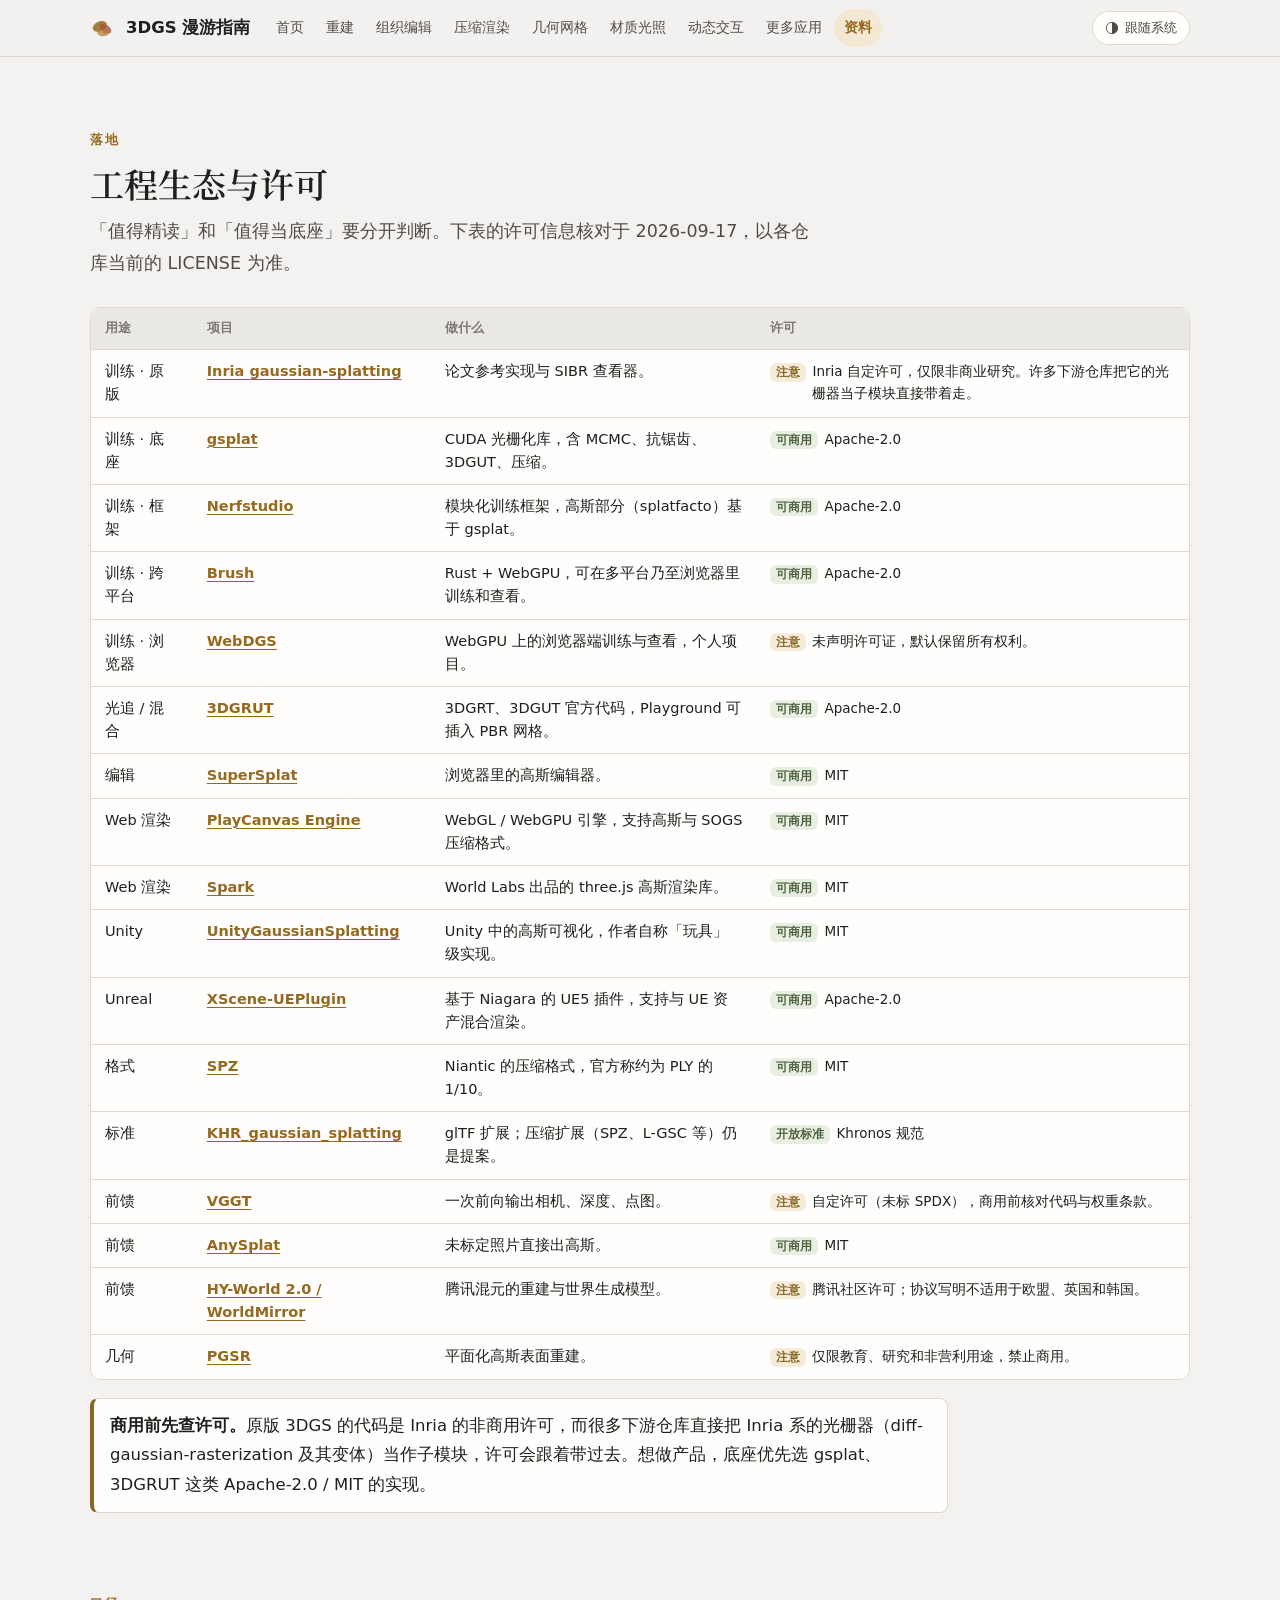
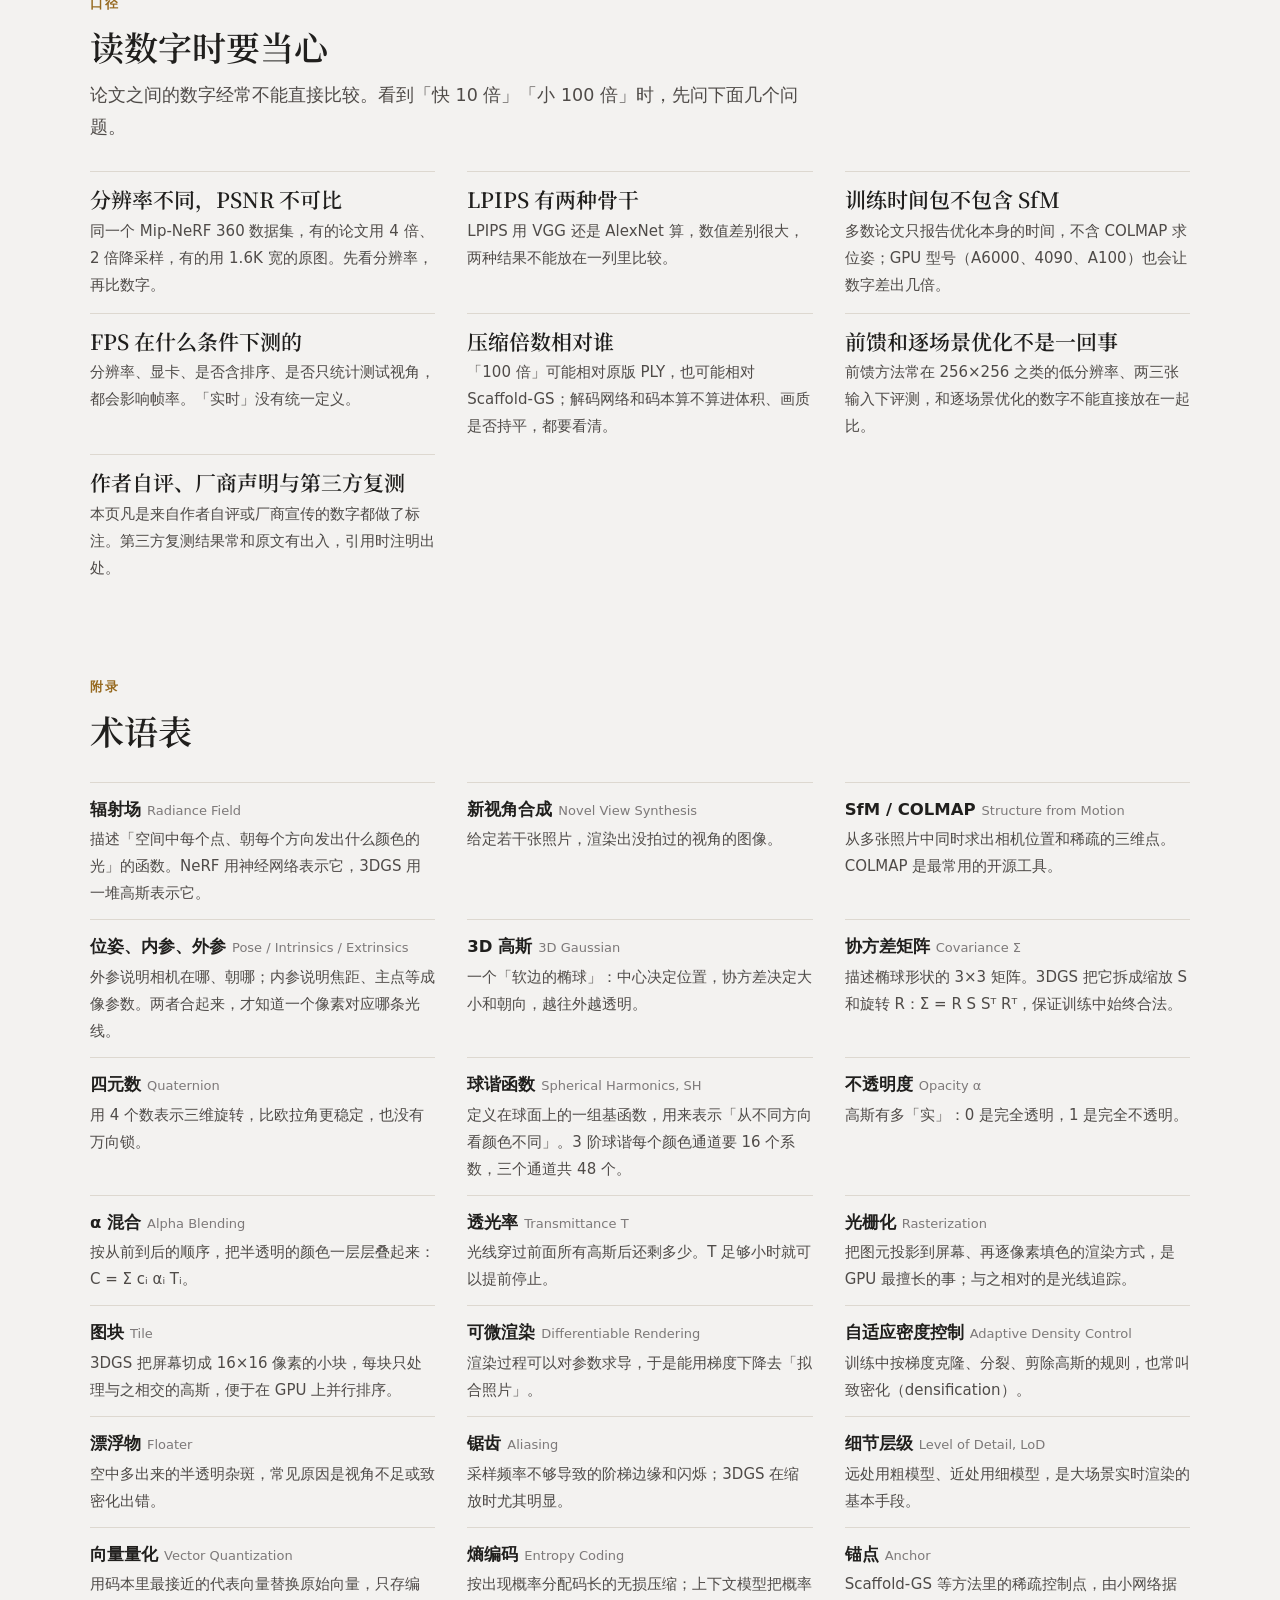
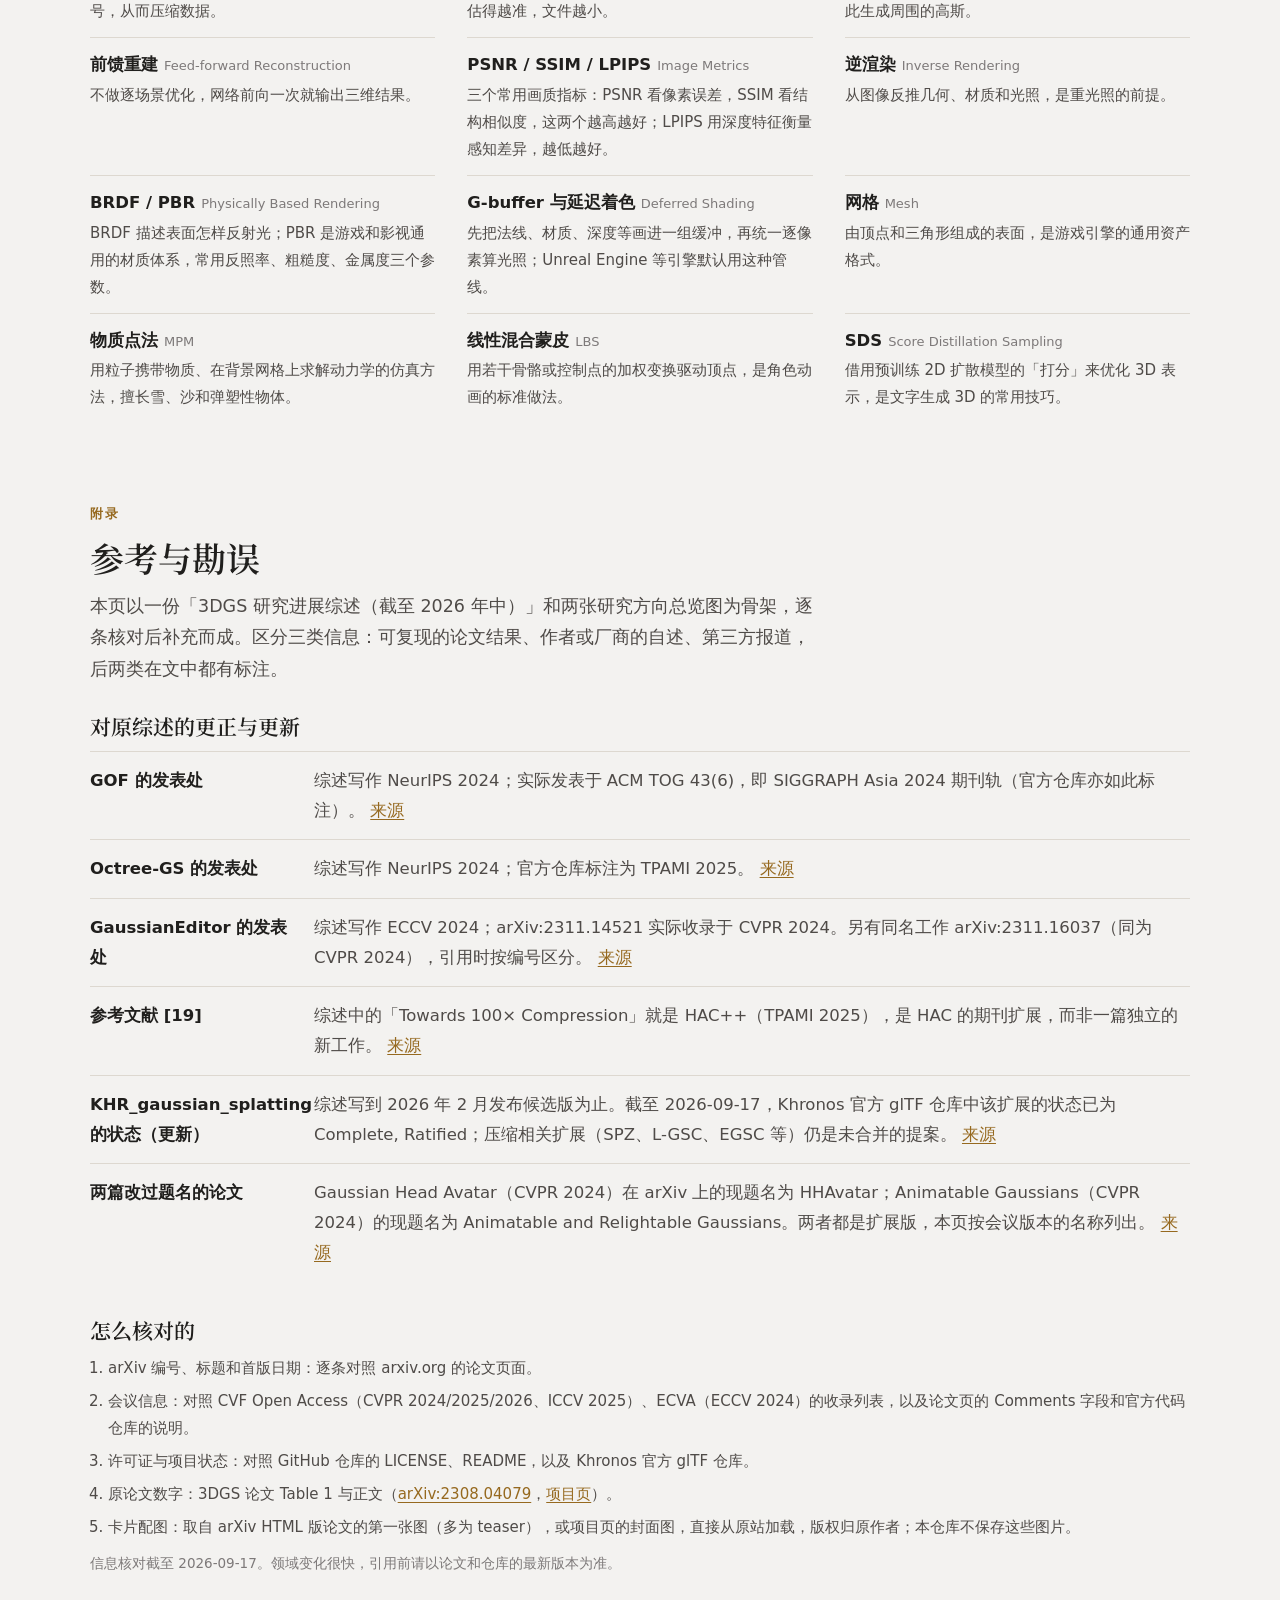
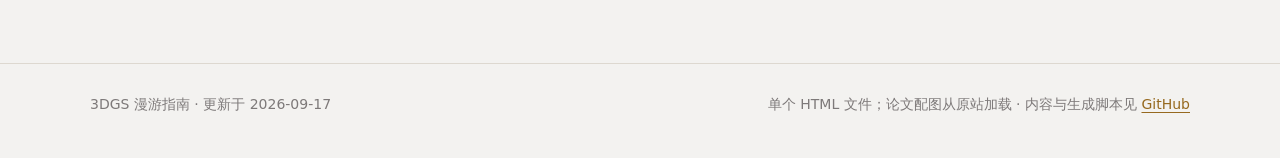
<file: refs.html>
<!doctype html>
<html lang="zh-CN">
<head>
<meta charset="utf-8">
<meta name="viewport" content="width=device-width, initial-scale=1, viewport-fit=cover">
<title>资料与勘误 · 3DGS 漫游指南</title>
<meta name="description" content="3DGS 工程生态与许可对照、论文数字的口径、术语表，以及参考来源与勘误。">
<meta property="og:title" content="资料与勘误 · 3DGS 漫游指南">
<meta property="og:description" content="3DGS 工程生态与许可对照、论文数字的口径、术语表，以及参考来源与勘误。">
<meta name="color-scheme" content="light dark">
<meta name="referrer" content="no-referrer">
<link rel="icon" href="data:image/svg+xml,%3Csvg xmlns='http://www.w3.org/2000/svg' viewBox='0 0 32 32'%3E%3Cellipse cx='12' cy='14' rx='9' ry='6' transform='rotate(-25 12 14)' fill='%23b68235' fill-opacity='.9'/%3E%3Cellipse cx='19' cy='17' rx='8' ry='5' transform='rotate(35 19 17)' fill='%23a6543a' fill-opacity='.8'/%3E%3Cellipse cx='16' cy='22' rx='7' ry='4' fill='%23d0a75a' fill-opacity='.8'/%3E%3C/svg%3E">
<link rel="preconnect" href="https://fonts.googleapis.com">
<link rel="preconnect" href="https://fonts.gstatic.com" crossorigin>
<link rel="stylesheet" href="https://fonts.googleapis.com/css2?family=Noto+Serif+SC:wght@400;600;700&amp;display=swap">
<script>
  try { var t = localStorage.getItem('theme'); if (t === 'light' || t === 'dark') document.documentElement.setAttribute('data-theme', t); } catch (e) {}
  // Teaser images fade in once loaded; if they never load, the drawn card underneath stays.
  document.addEventListener('load', function (e) { var t = e.target; if (t.tagName === 'IMG' && t.parentNode && t.parentNode.classList.contains('thumb')) t.classList.add('ok'); }, true);
  document.addEventListener('error', function (e) {
    var t = e.target;
    if (t.tagName !== 'IMG' || !t.parentNode || !t.parentNode.classList.contains('thumb')) return;
    var n = +(t.getAttribute('data-try') || 0);
    t.setAttribute('data-try', n + 1);
    if (n === 0) setTimeout(function () { t.src = t.src + '&retry=1'; }, 1200 + Math.random() * 2400);
    else if (n === 1 && t.getAttribute('data-orig')) t.src = t.getAttribute('data-orig');
    else t.classList.add('bad');
  }, true);
</script>
<style>
/* 3DGS 漫游指南 — styles. Warm paper, bronze accent, serif display face:
   same visual language as seanwilliam2077.github.io/AI-PCG-Research-Pages/worksummary.
   Body text stays on system fonts; only the display face is fetched (and degrades to a local serif). */

:root {
  color-scheme: light;
  --bg: #f3f2f0;
  --surface: #fffefc;
  --surface-2: #eae8e2;
  --ink: #201f1d;
  --ink-2: #4f4b48;
  --ink-3: #7d7979;
  --line: #ddd8d0;
  --line-2: #c6c0b6;
  --accent: #96691f;
  --accent-bright: #b68235;
  --accent-ink: #fffdf8;
  --accent-soft: #f3e8d4;
  --ember: #a6543a;
  --ember-soft: #f6ece8;
  --ok: #4d6440;
  --ok-soft: #e9eee3;
  --warn: #8a6425;
  --warn-soft: #f6ecd9;
  --stage: #16130c;
  --stage-2: #211c13;
  --stage-ink: #ece5d8;
  --stage-ink-2: #9c9180;
  --stage-line: #322a1d;
  --series-1: #4a6a8c;
  --series-2: #b06a3a;
  --cat-1: #4a6a8c;
  --cat-2: #a6543a;
  --cat-3: #5f7a52;
  --cat-4: #b68235;
  --cat-5: #7a5b8a;
  --shadow: 0 1px 2px rgba(32, 31, 29, .05), 0 12px 32px -14px rgba(32, 31, 29, .22);
  --radius: 10px;
  --font-sans: -apple-system, BlinkMacSystemFont, "Segoe UI", "PingFang SC", "Hiragino Sans GB", "Microsoft YaHei UI", "Microsoft YaHei", "Noto Sans CJK SC", "Source Han Sans SC", system-ui, sans-serif;
  --font-display: "Noto Serif SC", "Source Han Serif SC", "Songti SC", "SimSun", "Iowan Old Style", "Palatino Linotype", Georgia, serif;
  --font-serif: var(--font-display);
  --font-mono: ui-monospace, "Cascadia Mono", "SF Mono", Menlo, Consolas, "Liberation Mono", monospace;
  --top: 56px;
}

@media (prefers-color-scheme: dark) {
  :root:not([data-theme="light"]) {
    color-scheme: dark;
    --bg: #121008;
    --surface: #1a1610;
    --surface-2: #221d14;
    --ink: #ece5d8;
    --ink-2: #b9b0a0;
    --ink-3: #9c9180;
    --line: #322a1d;
    --line-2: #473b2a;
    --accent: #d0a75a;
    --accent-bright: #d0a75a;
    --accent-ink: #1c1509;
    --accent-soft: #2b2214;
    --ember: #dd8a63;
    --ember-soft: #33200f;
    --ok: #7fc7b8;
    --ok-soft: #142722;
    --warn: #d9b26a;
    --warn-soft: #2e2512;
    --stage: #0d0b07;
    --stage-2: #16120b;
    --stage-line: #322a1d;
    --series-1: #93b2d0;
    --series-2: #dd8a63;
    --cat-1: #93b2d0;
    --cat-2: #dd8a63;
    --cat-3: #9cb890;
    --cat-4: #d0a75a;
    --cat-5: #bda3c9;
    --shadow: 0 1px 2px rgba(0, 0, 0, .4), 0 14px 34px -16px rgba(0, 0, 0, .7);
  }
}
:root[data-theme="dark"] {
color-scheme: dark;
  --bg: #121008;
  --surface: #1a1610;
  --surface-2: #221d14;
  --ink: #ece5d8;
  --ink-2: #b9b0a0;
  --ink-3: #9c9180;
  --line: #322a1d;
  --line-2: #473b2a;
  --accent: #d0a75a;
  --accent-bright: #d0a75a;
  --accent-ink: #1c1509;
  --accent-soft: #2b2214;
  --ember: #dd8a63;
  --ember-soft: #33200f;
  --ok: #7fc7b8;
  --ok-soft: #142722;
  --warn: #d9b26a;
  --warn-soft: #2e2512;
  --stage: #0d0b07;
  --stage-2: #16120b;
  --stage-line: #322a1d;
  --series-1: #93b2d0;
  --series-2: #dd8a63;
  --cat-1: #93b2d0;
  --cat-2: #dd8a63;
  --cat-3: #9cb890;
  --cat-4: #d0a75a;
  --cat-5: #bda3c9;
  --shadow: 0 1px 2px rgba(0, 0, 0, .4), 0 14px 34px -16px rgba(0, 0, 0, .7);
}

*, *::before, *::after { box-sizing: border-box; }
html { -webkit-text-size-adjust: 100%; scroll-padding-top: calc(var(--top) + 16px); }
@media (prefers-reduced-motion: no-preference) { html { scroll-behavior: smooth; } }
body {
  margin: 0;
  background: var(--bg);
  color: var(--ink);
  font: 400 16.5px/1.8 var(--font-sans);
  text-rendering: optimizeLegibility;
  padding-top: env(safe-area-inset-top, 0px);
  padding-bottom: env(safe-area-inset-bottom, 0px);
}
img, svg, canvas { max-width: 100%; }
[hidden] { display: none !important; }
a { color: var(--accent); text-underline-offset: 3px; text-decoration-thickness: 1px; }
a:hover { text-decoration-thickness: 2px; }
:focus-visible { outline: 2px solid var(--accent); outline-offset: 2px; border-radius: 4px; }
h1, h2, h3, h4 { font-family: var(--font-display); font-weight: 600; text-wrap: balance; line-height: 1.32; margin: 0; letter-spacing: 0; }
p { margin: 0; }
code, .mono { font-family: var(--font-mono); font-size: .88em; }
sub, sup { line-height: 0; }
button, input, select { font: inherit; color: inherit; }

.skip { position: absolute; left: -999px; top: 8px; background: var(--surface); padding: 6px 12px; z-index: 20; }
.skip:focus { left: 16px; }

.wrap { max-width: 1140px; margin-inline: auto; padding-inline: 20px; }
@media (max-width: 480px) { .wrap { padding-inline: 16px; } }
.prose { max-width: 42em; }
.prose > * + * { margin-top: 1em; }
.muted { color: var(--ink-3); }
.small { font-size: 14px; line-height: 1.7; }

/* ---------- top bar ---------- */
.topbar {
  position: sticky; top: 0; z-index: 10;
  background: color-mix(in srgb, var(--bg) 86%, transparent);
  -webkit-backdrop-filter: saturate(1.4) blur(10px);
  backdrop-filter: saturate(1.4) blur(10px);
  border-bottom: 1px solid var(--line);
}
.topbar .wrap { display: flex; align-items: center; gap: 16px; height: var(--top); }
.brand { display: flex; align-items: center; gap: 10px; color: var(--ink); text-decoration: none; font-weight: 700; white-space: nowrap; }
.brand svg { width: 26px; height: 26px; flex: none; }
.toc { display: flex; gap: 2px; overflow-x: auto; scrollbar-width: none; flex: 1; min-width: 0; mask-image: linear-gradient(90deg, #000 90%, transparent); }
.toc::-webkit-scrollbar { display: none; }
.toc a { color: var(--ink-2); text-decoration: none; font-size: 14px; padding: 6px 10px; border-radius: 999px; white-space: nowrap; }
.toc a:hover { background: var(--surface-2); color: var(--ink); }
.toc a[aria-current="true"] { background: var(--accent-soft); color: var(--accent); }
.theme { flex: none; display: inline-flex; align-items: center; gap: 6px; border: 1px solid var(--line); background: var(--surface); border-radius: 999px; padding: 4px 12px; font-size: 13px; cursor: pointer; color: var(--ink-2); }
.theme:hover { border-color: var(--line-2); color: var(--ink); }
@media (max-width: 640px) {
  .brand span { display: none; }
  .theme .label { display: none; }
}

/* ---------- sections ---------- */
section { padding-block: 72px 8px; }
.sec-head { display: grid; grid-template-columns: minmax(0, 1fr); gap: 10px; margin-bottom: 28px; }
.eyebrow { font-size: 12.5px; letter-spacing: .18em; color: var(--accent); font-weight: 700; }
h2 { font-size: clamp(25px, 3.1vw, 34px); font-weight: 600; }
h3 { font-size: 21px; font-weight: 600; }
h4 { font-size: 16.5px; font-weight: 600; }
.lede { font-size: 17.5px; color: var(--ink-2); max-width: 42em; }

/* ---------- hero ---------- */
.overview { padding-block: 34px 8px; }
.overview h1 { font-size: clamp(31px, 4.4vw, 48px); font-weight: 600; letter-spacing: 0; margin-top: 12px; }
.overview-sub { margin-top: 8px; font-family: var(--font-display); font-size: clamp(17px, 2vw, 21px); font-weight: 400; color: var(--ink-2); letter-spacing: .02em; }
.overview .lede { margin-top: 12px; }
#intuition h2 { max-width: 22em; }
.stage {
  position: relative; background: var(--stage); border-radius: 12px; overflow: hidden;
  box-shadow: var(--shadow); border: 1px solid var(--stage-line);
}
.stage canvas { display: block; width: 100%; height: auto; }
.hero-stage { margin: 4px 0 0; }
.hero-stage canvas { aspect-ratio: 3 / 1; }
.hero-log {
  display: flex; flex-wrap: wrap; align-items: center; gap: 6px 18px;
  padding: 10px 14px; background: var(--stage-2); border-top: 1px solid var(--stage-line);
  color: var(--stage-ink-2); font-family: var(--font-mono); font-size: 13px;
}
.hero-log b { color: var(--stage-ink); font-weight: 600; font-variant-numeric: tabular-nums; }
.hero-log .spacer { flex: 1; }
.stage-btn {
  font-family: var(--font-sans); font-size: 13px; cursor: pointer; border-radius: 999px;
  border: 1px solid var(--stage-line); background: transparent; color: var(--stage-ink); padding: 3px 12px;
}
.stage-btn:hover { background: rgba(255, 255, 255, .06); }
.stage-btn[aria-pressed="true"] { background: rgba(208, 167, 90, .2); border-color: rgba(208, 167, 90, .55); }
.hero-note { margin-top: 12px; font-size: 14px; color: var(--ink-3); }
.facts { list-style: none; padding: 0; margin: 28px 0 0; display: grid; grid-template-columns: repeat(auto-fit, minmax(210px, 1fr)); gap: 12px; }
.facts li { border-top: 1px solid var(--accent-bright); padding-top: 10px; }
.facts b { display: block; font-family: var(--font-display); font-size: 23px; font-weight: 600; line-height: 1.35; }
.facts span { font-size: 14px; color: var(--ink-3); }

/* ---------- intuition ---------- */
.two { display: grid; gap: 32px; grid-template-columns: minmax(0, 1.1fr) minmax(0, .9fr); align-items: start; }
@media (max-width: 900px) { .two { grid-template-columns: minmax(0, 1fr); } }
.panel { background: var(--surface); border: 1px solid var(--line); border-radius: var(--radius); padding: 20px; }
.panel h3 { margin-bottom: 6px; }
.cells { display: flex; flex-wrap: wrap; gap: 3px; margin: 16px 0 12px; }
.cells i { width: 14px; height: 22px; border-radius: 3px; display: block; }
.cells i.g1 { background: var(--cat-1); }
.cells i.g2 { background: var(--cat-2); }
.cells i.g3 { background: var(--cat-3); }
.cells i.g4 { background: var(--cat-4); }
.cells i.g5 { background: var(--cat-5); }
.cells i.gap { margin-left: 6px; }
.cell-legend { list-style: none; margin: 0; padding: 0; display: grid; grid-template-columns: repeat(auto-fit, minmax(150px, 1fr)); gap: 6px 14px; font-size: 14px; }
.cell-legend li { display: flex; align-items: baseline; gap: 8px; }
.cell-legend i { width: 10px; height: 10px; border-radius: 2px; flex: none; transform: translateY(1px); }
.cell-legend b { font-variant-numeric: tabular-nums; }

.table-scroll { overflow-x: auto; border: 1px solid var(--line); border-radius: var(--radius); background: var(--surface); }
table { border-collapse: collapse; width: 100%; font-size: 14.5px; line-height: 1.6; }
th, td { text-align: left; vertical-align: top; padding: 10px 14px; border-bottom: 1px solid var(--line); }
thead th { font-size: 13px; color: var(--ink-3); font-weight: 600; background: var(--surface-2); white-space: nowrap; }
tbody tr:last-child > * { border-bottom: 0; }
tbody th { font-weight: 700; white-space: nowrap; }
td.num, th.num { text-align: right; font-variant-numeric: tabular-nums; white-space: nowrap; }
tr.hl > * { background: var(--accent-soft); }
.compare { min-width: 720px; }
.compare td:last-child, .compare th:last-child { background: color-mix(in srgb, var(--accent-soft) 55%, transparent); }
.results { min-width: 640px; }
.footnote { font-size: 13.5px; color: var(--ink-3); margin-top: 10px; max-width: 60em; }
.takeaway { margin-top: 14px; padding-left: 14px; border-left: 3px solid var(--accent); max-width: 44em; }

/* ---------- pipeline & demos ---------- */
.steps { display: grid; grid-template-columns: minmax(0, 1fr); gap: 56px; }
.step-head { display: flex; gap: 16px; align-items: baseline; margin-bottom: 14px; }
.step-no {
  flex: none; font-family: var(--font-display); font-size: 36px; line-height: 1;
  color: var(--accent-bright); min-width: 1.2em; font-variant-numeric: tabular-nums;
}
.step-head p { color: var(--ink-3); font-size: 14.5px; margin-top: 4px; }
.formula {
  font-family: var(--font-mono); font-size: 14px; background: var(--surface-2); border-radius: 8px;
  padding: 10px 14px; overflow-x: auto; color: var(--ink);
  display: flex; flex-wrap: wrap; gap: 4px 32px;
}
.formula > span { white-space: nowrap; }
.demo { display: grid; gap: 20px; grid-template-columns: minmax(0, 1.25fr) minmax(0, 1fr); align-items: start; margin-top: 22px; }
@media (max-width: 880px) { .demo { grid-template-columns: minmax(0, 1fr); } }
.demo-tag { display: inline-block; font-size: 12px; font-weight: 700; letter-spacing: .06em; color: var(--ember); background: var(--ember-soft); border-radius: 999px; padding: 2px 10px; margin-bottom: 8px; }
.controls { display: grid; grid-template-columns: minmax(0, 1fr); gap: 12px; }
.ctl { display: grid; grid-template-columns: 5.5em minmax(0, 1fr) 4.2em; align-items: center; gap: 10px; font-size: 14px; }
.ctl output { font-family: var(--font-mono); font-size: 13px; text-align: right; color: var(--ink-2); font-variant-numeric: tabular-nums; }
input[type="range"] { width: 100%; accent-color: var(--accent); height: 22px; }
.btnrow { display: flex; flex-wrap: wrap; gap: 8px; align-items: center; }
.btn {
  border: 1px solid var(--line-2); background: var(--surface); border-radius: 8px; padding: 6px 12px;
  font-size: 14px; cursor: pointer; color: var(--ink);
}
.btn:hover { border-color: var(--accent); }
.btn.primary { background: var(--accent); border-color: var(--accent); color: var(--accent-ink); font-weight: 600; }
.btn[aria-pressed="true"] { background: var(--accent-soft); border-color: var(--accent); color: var(--accent); }
.seg { display: inline-flex; border: 1px solid var(--line-2); border-radius: 8px; overflow: hidden; }
.seg button { border: 0; background: var(--surface); padding: 6px 12px; font-size: 14px; cursor: pointer; color: var(--ink-2); }
.seg button + button { border-left: 1px solid var(--line-2); }
.seg button[aria-pressed="true"] { background: var(--accent); color: var(--accent-ink); }
.readout { font-family: var(--font-mono); font-size: 13px; line-height: 1.7; background: var(--surface-2); border-radius: 8px; padding: 10px 12px; overflow-x: auto; white-space: pre; color: var(--ink-2); }
.readout b { color: var(--ink); font-weight: 600; }
.hint { font-size: 13.5px; color: var(--ink-3); }

.order-list { list-style: none; margin: 0; padding: 0; display: grid; gap: 6px; }
.order-list li { display: flex; align-items: center; gap: 10px; background: var(--surface); border: 1px solid var(--line); border-radius: 8px; padding: 6px 8px 6px 10px; font-size: 14px; }
.order-list .dot { width: 14px; height: 14px; border-radius: 50%; flex: none; }
.order-list .rank { font-family: var(--font-mono); font-size: 12px; color: var(--ink-3); min-width: 3.6em; }
.order-list .name { flex: 1; }
.icon-btn { border: 1px solid var(--line); background: var(--surface-2); border-radius: 6px; width: 30px; height: 28px; cursor: pointer; color: var(--ink); line-height: 1; }
.icon-btn:disabled { opacity: .35; cursor: default; }
.probe-table { min-width: 0; font-size: 13.5px; }
.probe-table td, .probe-table th { padding: 6px 10px; }
.swatch { display: inline-block; width: 14px; height: 14px; border-radius: 3px; vertical-align: -2px; border: 1px solid var(--line-2); }

/* fitter */
.fit-grid { display: grid; grid-template-columns: repeat(3, minmax(0, 1fr)); gap: 12px; }
.fit-cell { display: grid; gap: 6px; align-content: start; }
.fit-cell .stage canvas { aspect-ratio: 4 / 3; }
.fit-cap { display: flex; justify-content: space-between; gap: 8px; font-size: 13.5px; flex-wrap: wrap; }
.fit-cap b { font-weight: 700; }
.fit-cap .mono { color: var(--ink-3); font-variant-numeric: tabular-nums; }
.key { display: inline-block; width: 16px; height: 3px; border-radius: 2px; vertical-align: 4px; margin-right: 6px; }
.key.s1 { background: var(--series-1); }
.key.s2 { background: var(--series-2); }
@media (max-width: 560px) {
  .fit-grid { gap: 8px; }
  .fit-cap { font-size: 12px; }
}
.fit-bar { display: flex; flex-wrap: wrap; gap: 10px 16px; align-items: center; margin: 16px 0 14px; }
.fit-bar .ctl { grid-template-columns: auto minmax(120px, 200px) 3.4em; }
.eventlog { font-family: var(--font-mono); font-size: 12.5px; color: var(--ink-3); min-height: 1.7em; margin-top: 8px; }
.file-label { cursor: pointer; }
.file-label input { position: absolute; width: 1px; height: 1px; opacity: 0; }

.chart-box { margin-top: 18px; background: var(--surface); border: 1px solid var(--line); border-radius: var(--radius); padding: 14px 14px 8px; position: relative; }
.chart-top { display: flex; flex-wrap: wrap; justify-content: space-between; gap: 6px 16px; align-items: baseline; }
.chart-title { font-family: var(--font-display); font-weight: 600; font-size: 15.5px; }
.legend { display: flex; flex-wrap: wrap; gap: 4px 16px; font-size: 13.5px; color: var(--ink-2); }
.chart svg { display: block; width: 100%; height: 240px; overflow: visible; }
.chart text { fill: var(--ink-3); font-size: 12px; font-family: var(--font-sans); }
.chart .lbl { fill: var(--ink); font-weight: 600; }
.chart .grid { stroke: var(--line); stroke-width: 1; }
.chart .axis { stroke: var(--line-2); stroke-width: 1; }
.chart .leader { stroke: var(--line-2); stroke-width: 1; }
.chart .ring { stroke: var(--surface); stroke-width: 2; }
.chart .cross { stroke: var(--ink-3); stroke-width: 1; }
.tip {
  position: absolute; pointer-events: none; background: var(--ink); color: var(--bg); border-radius: 8px;
  padding: 6px 10px; font-size: 12.5px; line-height: 1.6; white-space: nowrap; box-shadow: var(--shadow);
  transform: translate(-50%, calc(-100% - 10px));
}
.tip i { display: inline-block; width: 8px; height: 8px; border-radius: 50%; margin-right: 6px; }
details.data { margin-top: 6px; font-size: 13.5px; }
details.data summary { cursor: pointer; color: var(--ink-3); }
details.data table { margin-top: 8px; font-size: 13px; }

/* ---------- timeline ---------- */
.tl { display: grid; grid-template-columns: minmax(0, 1fr); }
.tl-year { display: grid; grid-template-columns: 9.5rem minmax(0, 1fr); gap: 24px; border-top: 1px solid var(--line); padding-block: 22px; }
.tl-year > h2 { font-family: var(--font-display); font-weight: 400; font-size: 36px; line-height: 1.05; color: var(--accent-bright); letter-spacing: .02em; font-variant-numeric: tabular-nums; }
.tl-list { list-style: none; margin: 0; padding: 0; display: grid; gap: 16px; }
.tl-item { display: grid; grid-template-columns: 4.6rem minmax(0, 1fr); gap: 14px; }
.tl-date { font-family: var(--font-mono); font-size: 13px; color: var(--ink-3); padding-top: 3px; font-variant-numeric: tabular-nums; }
.tl-item h3 { display: inline; font-size: 16.5px; }
.tl-item .venue { margin-left: 8px; }
.tl-item p { color: var(--ink-2); margin-top: 2px; }
.tl-item.star h3::before { content: "★ "; color: var(--ember); }
@media (max-width: 640px) {
  .tl-year { grid-template-columns: minmax(0, 1fr); gap: 10px; }
  .tl-year > h2 { font-size: 28px; }
  .tl-item { grid-template-columns: minmax(0, 1fr); gap: 0; }
}

/* ---------- badges ---------- */
.venue { display: inline-block; font-size: 12.5px; line-height: 1.5; padding: 1px 8px; border-radius: 6px; background: var(--surface-2); color: var(--ink-2); white-space: nowrap; }
.venue.award { background: var(--ember-soft); color: var(--ember); font-weight: 600; }
.tag { display: inline-block; font-size: 12px; line-height: 1.5; padding: 0 7px; border-radius: 6px; border: 1px solid var(--line-2); color: var(--ink-3); white-space: nowrap; }
.chip { display: inline-block; font-size: 12.5px; padding: 1px 9px; border-radius: 999px; border: 1px solid var(--line); color: var(--ink-2); text-decoration: none; white-space: nowrap; background: var(--surface); }
a.chip:hover { border-color: var(--accent); color: var(--accent); }
.star-mark { color: var(--ember); font-weight: 700; }

/* ---------- module colours ---------- */
:root {
  --c-blue: #4a6a8c; --c-green: #5f7a52; --c-purple: #7a5b8a; --c-teal: #4a7a75; --c-orange: #a6543a; --c-indigo: #5c6488; --c-slate: #6b665e;
  --t-blue: #edeef3; --t-green: #eef0ea; --t-purple: #f1eef4; --t-teal: #eaf0ee; --t-orange: #f6ece7; --t-indigo: #eeeef4; --t-slate: #f0ede7;
  --l-blue: #c3cedb; --l-green: #ccd6c5; --l-purple: #d5c9dc; --l-teal: #c3d8d4; --l-orange: #e0c6ba; --l-indigo: #cbcfe0; --l-slate: #d5d0c6;
}
@media (prefers-color-scheme: dark) {
  :root:not([data-theme="light"]) {
    --c-blue: #93b2d0; --c-green: #9cb890; --c-purple: #bda3c9; --c-teal: #7fc7b8; --c-orange: #dd8a63; --c-indigo: #a3aad2; --c-slate: #a9a296;
    --t-blue: #191c22; --t-green: #191c17; --t-purple: #1e1a22; --t-teal: #171f1d; --t-orange: #221a13; --t-slate: #1c1913; --t-indigo: #1a1a22;
    --l-blue: #313a46; --l-green: #333c2f; --l-purple: #3f3646; --l-teal: #2c403c; --l-orange: #46331f; --l-indigo: #343648; --l-slate: #3a3428;
  }
}
:root[data-theme="dark"] {
  --c-blue: #93b2d0; --c-green: #9cb890; --c-purple: #bda3c9; --c-teal: #7fc7b8; --c-orange: #dd8a63; --c-indigo: #a3aad2; --c-slate: #a9a296;
  --t-blue: #191c22; --t-green: #191c17; --t-purple: #1e1a22; --t-teal: #171f1d; --t-orange: #221a13; --t-slate: #1c1913; --t-indigo: #1a1a22;
  --l-blue: #313a46; --l-green: #333c2f; --l-purple: #3f3646; --l-teal: #2c403c; --l-orange: #46331f; --l-indigo: #343648; --l-slate: #3a3428;
}
.m-blue { --m: var(--c-blue); --m-bg: var(--t-blue); --m-line: var(--l-blue); }
.m-green { --m: var(--c-green); --m-bg: var(--t-green); --m-line: var(--l-green); }
.m-purple { --m: var(--c-purple); --m-bg: var(--t-purple); --m-line: var(--l-purple); }
.m-teal { --m: var(--c-teal); --m-bg: var(--t-teal); --m-line: var(--l-teal); }
.m-orange { --m: var(--c-orange); --m-bg: var(--t-orange); --m-line: var(--l-orange); }
.m-indigo { --m: var(--c-indigo); --m-bg: var(--t-indigo); --m-line: var(--l-indigo); }
.m-slate { --m: var(--c-slate); --m-bg: var(--t-slate); --m-line: var(--l-slate); }

/* ---------- multi-page chrome ---------- */
.toc a[aria-current="page"] { background: var(--accent-soft); color: var(--accent); font-weight: 700; }
.crumbs { display: flex; gap: 8px; align-items: baseline; font-size: 13.5px; color: var(--ink-3); }
.crumbs a { color: var(--ink-2); text-decoration: none; }
.crumbs a:hover { color: var(--accent); text-decoration: underline; text-underline-offset: 3px; }
.modpage { padding-block: 22px 8px; }
.module.solo { margin-top: 16px; padding-top: 0; border-top: 0; }
.mod-head.solo { grid-template-columns: minmax(0, 1fr); }
.mod-head h1 { font-size: clamp(28px, 3.4vw, 40px); font-weight: 600; }
.mod-head h1 small { font-family: var(--font-sans); font-size: 15px; font-weight: 400; color: var(--ink-3); margin-left: 10px; }
.modrels { display: flex; flex-wrap: wrap; gap: 8px; align-items: center; margin-top: 18px; }
.modrels-label { font-size: 12px; font-weight: 700; letter-spacing: .16em; color: var(--ink-3); }
.modrels .chip { display: inline-flex; gap: 6px; align-items: baseline; text-decoration: none; }
.modrels .chip span { color: var(--ink-3); font-size: 12.5px; }
.modrels .chip:hover { border-color: var(--m); color: var(--m); }
.pagenav { display: grid; grid-template-columns: repeat(auto-fit, minmax(210px, 1fr)); gap: 12px; margin: 44px 0 8px; }
.pn { display: grid; gap: 2px; padding: 12px 15px; border: 1px solid var(--line); border-radius: 8px; background: var(--surface); text-decoration: none; color: var(--ink); }
.pn span { font-size: 12px; letter-spacing: .14em; color: var(--ink-3); }
.pn b { font-family: var(--font-display); font-size: 17px; font-weight: 600; }
.pn:hover { border-color: var(--accent); }
.pn.next { text-align: right; }
.dirlist { display: grid; grid-template-columns: repeat(auto-fit, minmax(258px, 1fr)); gap: 12px; margin-top: 18px; }
.dircard { display: grid; gap: 4px; align-content: start; padding: 14px 16px; border: 1px solid var(--m-line);
  border-left: 3px solid var(--m); border-radius: 8px; background: var(--surface); text-decoration: none; color: var(--ink); }
.dircard:hover { background: var(--m-bg); }
.dc-no { font-size: 12px; font-weight: 700; letter-spacing: .16em; color: var(--m); }
.dc-name { font-family: var(--font-display); font-size: 20px; font-weight: 600; }
.dc-sub { font-size: 14px; color: var(--ink-2); }
.dc-secs { font-size: 12.5px; color: var(--ink-3); line-height: 1.6; }
.dc-n { font-size: 12.5px; color: var(--m); font-family: var(--font-mono); }

/* ---------- overview hub ---------- */
.hub {
  margin-top: 26px; display: grid;
  grid-template-columns: minmax(0, 1fr) 76px minmax(0, 1fr) 76px minmax(0, 1fr);
  grid-template-rows: auto 64px auto;
  grid-template-areas: "a r1 b r2 c" "r3 r4 r5 . r7" "d r6 e . f";
}
.hub-mod {
  background: var(--m-bg); border: 1px solid var(--m-line); border-radius: 12px; padding: 14px 14px 12px;
  display: grid; grid-template-columns: minmax(0, 1fr); gap: 8px; align-content: start;
}
.hub-title {
  display: flex; flex-wrap: wrap; align-items: baseline; gap: 4px 10px; text-decoration: none; color: var(--ink);
  padding: 2px 4px 6px; border-bottom: 1px solid var(--m-line);
}
.hub-title:hover .hub-name { color: var(--m); }
.hub-no {
  display: inline-grid; place-items: center; width: 24px; height: 24px; border-radius: 50%;
  background: var(--m); color: var(--bg); font-family: var(--font-display); font-size: 13px; font-weight: 600; align-self: center;
}
.hub-name { font-family: var(--font-display); font-size: 21px; font-weight: 600; letter-spacing: 0; }
.hub-title small { flex-basis: 100%; font-size: 12.5px; color: var(--ink-3); font-weight: 500; }
.hub-sec { background: var(--surface); border: 1px solid var(--m-line); border-radius: 8px; padding: 8px 10px; }
.hub-sec-link { display: flex; gap: 10px; align-items: center; text-decoration: none; color: var(--ink); }
.hub-sec-link b { display: block; font-size: 15px; line-height: 1.35; }
.hub-sec-link small { display: block; font-size: 12px; color: var(--ink-3); line-height: 1.45; }
.hub-sec-link:hover b { color: var(--m); text-decoration: underline; text-underline-offset: 3px; }
.hub-ic { width: 56px; height: 35px; flex: none; color: var(--m); }
.hub-papers { margin-top: 6px; font-size: 13px; line-height: 1.6; display: flex; flex-wrap: wrap; gap: 0 2px; }
.hub-papers a { color: var(--m); font-weight: 600; text-decoration: none; }
.hub-papers a:hover { text-decoration: underline; }
.hub-papers a + a::before { content: "·"; color: var(--ink-3); font-weight: 400; margin: 0 5px 0 3px; display: inline-block; }
.hub-more { font-size: 12.5px; color: var(--ink-3); text-decoration: none; padding-left: 4px; }
.hub-more:hover { color: var(--m); text-decoration: underline; }
.hub-rels { display: none; }
.rel { position: relative; display: flex; align-items: center; justify-content: center; }
.rel-label {
  position: relative; z-index: 1; font-size: 12px; font-weight: 700; line-height: 1.25; text-align: center;
  color: var(--ink-2); padding: 2px 4px; border-radius: 4px; max-width: 76px;
}
.rel-h { flex-direction: column; justify-content: center; gap: 8px; }
.rel-h .rel-line { position: relative; order: 2; width: calc(100% - 14px); height: 3px; border-radius: 2px; background: linear-gradient(90deg, var(--from), var(--to)); margin-right: 8px; }
.rel-h .rel-line::after { content: ""; position: absolute; right: -9px; top: -5px; border: 6.5px solid transparent; border-left: 9px solid var(--to); border-right: 0; }
.rel-h .rel-label { order: 1; }
.rel-down, .rel-up, .rel-both { justify-content: flex-start; }
.rel-down .rel-line, .rel-up .rel-line, .rel-both .rel-line { position: absolute; left: 50%; top: 10px; bottom: 10px; width: 3px; margin-left: -1.5px; border-radius: 2px; background: linear-gradient(180deg, var(--from), var(--to)); }
.rel-up .rel-line { background: linear-gradient(0deg, var(--from), var(--to)); }
.rel-both .rel-line { background: linear-gradient(180deg, var(--from), var(--to)); }
.rel-down .rel-line::after, .rel-both .rel-line::after { content: ""; position: absolute; bottom: -8px; left: -5px; border: 6.5px solid transparent; border-top: 9px solid var(--to); border-bottom: 0; }
.rel-up .rel-line::after { content: ""; position: absolute; top: -8px; left: -5px; border: 6.5px solid transparent; border-bottom: 9px solid var(--to); border-top: 0; }
.rel-both .rel-line::before { content: ""; position: absolute; top: -8px; left: -5px; border: 6.5px solid transparent; border-bottom: 9px solid var(--from); border-top: 0; }
.rel-down .rel-label, .rel-up .rel-label, .rel-both .rel-label { position: absolute; left: calc(50% + 12px); max-width: none; white-space: nowrap; text-align: left; }
.rel-diag svg { position: absolute; inset: 0; width: 100%; height: 100%; overflow: visible; }
.rel-diag svg path { fill: none; stroke: var(--to); stroke-width: 2.2; stroke-linecap: round; stroke-linejoin: round; }
.rel-diag .rel-label { position: absolute; right: 50%; bottom: 2px; white-space: nowrap; font-size: 11.5px; }
.hub-foot {
  margin-top: 18px; display: flex; flex-wrap: wrap; gap: 8px 10px; align-items: center;
  padding: 12px 14px; border: 1px solid var(--line); border-radius: 8px; background: var(--surface);
}
.hub-foot-label { font-size: 12px; font-weight: 700; color: var(--ink-3); letter-spacing: .16em; }
.hub-foot-label:not(:first-child) { margin-left: 10px; }
.hub-foot a { font-size: 14px; text-decoration: none; padding: 2px 10px; border-radius: 999px; background: var(--surface-2); color: var(--ink); }
.hub-foot a:hover { background: var(--accent-soft); color: var(--accent); }
@media (max-width: 1040px) {
  .hub { grid-template-columns: minmax(0, 1fr) minmax(0, 1fr); grid-template-rows: none; grid-template-areas: "a b" "c d" "e f"; gap: 14px; }
  .rel { display: none; }
  .hub-rels { display: flex; flex-wrap: wrap; gap: 2px 12px; font-size: 12.5px; color: var(--ink-3); padding: 2px 4px 0; }
  .hub-rels a { color: var(--ink-2); }
}
@media (max-width: 640px) {
  .hub { grid-template-columns: minmax(0, 1fr); grid-template-areas: "a" "b" "c" "d" "e" "f"; }
  .hub-ic { width: 48px; height: 30px; }
}

/* ---------- modules ---------- */
.filters {
  position: sticky; top: var(--top); z-index: 5; background: color-mix(in srgb, var(--bg) 92%, transparent);
  -webkit-backdrop-filter: blur(8px); backdrop-filter: blur(8px);
  border-bottom: 1px solid var(--line); padding-block: 12px; margin-bottom: 8px;
  display: grid; grid-template-columns: minmax(0, 1fr); gap: 10px;
}
.filter-row { display: flex; flex-wrap: wrap; gap: 8px 14px; align-items: center; }
.search { flex: 1 1 260px; position: relative; }
.search input {
  width: 100%; border: 1px solid var(--line-2); background: var(--surface); border-radius: 10px;
  padding: 8px 12px 8px 34px; font-size: 15px;
}
.search svg { position: absolute; left: 11px; top: 50%; transform: translateY(-50%); width: 16px; height: 16px; color: var(--ink-3); }
.switch { display: inline-flex; align-items: center; gap: 8px; font-size: 14px; cursor: pointer; user-select: none; white-space: nowrap; }
.switch input { width: 18px; height: 18px; accent-color: var(--ember); }
.count { font-size: 13.5px; color: var(--ink-3); font-variant-numeric: tabular-nums; white-space: nowrap; }
.dir-chips { display: flex; gap: 6px; overflow-x: auto; scrollbar-width: thin; padding-bottom: 2px; }
.dir-chips button {
  flex: none; border: 1px solid var(--line); background: var(--surface); color: var(--ink-2);
  border-radius: 999px; padding: 3px 12px; font-size: 13.5px; cursor: pointer; white-space: nowrap;
}
.dir-chips button[aria-pressed="true"] { background: var(--ink); border-color: var(--ink); color: var(--bg); }
.dir-chips button .n { font-family: var(--font-mono); font-size: 12px; opacity: .7; margin-left: 4px; }
@media (max-width: 640px) { .filters { position: static; } }

.module { margin-top: 48px; padding-top: 22px; border-top: 2px solid var(--m); }
.mod-head { display: grid; grid-template-columns: minmax(0, 1fr) auto; gap: 4px 16px; align-items: baseline; }
.mod-no { grid-column: 1 / -1; font-size: 12.5px; font-weight: 700; color: var(--m); letter-spacing: .18em; }
.mod-head h3 { font-size: clamp(25px, 2.8vw, 32px); font-weight: 600; }
.mod-head h3 small { font-size: 15px; font-weight: 500; color: var(--ink-3); margin-left: 10px; }
.mod-head .q { grid-column: 1; font-size: 17px; color: var(--ink-2); }
.mod-back { grid-column: 2; grid-row: 2 / 4; align-self: center; font-size: 13px; text-decoration: none; color: var(--ink-3); border: 1px solid var(--line); border-radius: 999px; padding: 3px 12px; white-space: nowrap; }
.mod-back:hover { color: var(--m); border-color: var(--m); }
.mod-intro { display: grid; grid-template-columns: minmax(0, 1fr) minmax(0, 1fr); gap: 14px 32px; margin-top: 14px; }
.mod-intro .problem { grid-column: 1 / -1; max-width: 48em; }
.mini-h { font-size: 15px; margin-bottom: 8px; }
@media (max-width: 860px) { .mod-intro { grid-template-columns: minmax(0, 1fr); } }
.ideas { list-style: none; margin: 0; padding: 0; display: grid; gap: 8px; }
.ideas li { padding-left: 14px; border-left: 2px solid var(--m-line); font-size: 15px; }
.ideas b { margin-right: 6px; }
.advice { background: var(--m-bg); border: 1px solid var(--m-line); border-radius: var(--radius); padding: 14px 16px; font-size: 15px; align-self: start; }
.advice .label { display: block; font-size: 12px; font-weight: 700; color: var(--m); letter-spacing: .16em; margin-bottom: 4px; }

.subsec { padding-block: 26px 0; }
.sub-head { display: grid; grid-template-columns: auto minmax(0, 1fr) auto; gap: 12px; align-items: center; padding: 10px 12px; border-radius: 8px; background: var(--m-bg); border: 1px solid var(--m-line); }
.sub-ic { width: 64px; height: 40px; color: var(--m); }
.sub-head h2 { font-size: 19px; }
.sub-head p { font-size: 13.5px; color: var(--ink-3); }
.sub-count { font-size: 13px; font-family: var(--font-mono); color: var(--ink-3); white-space: nowrap; }
.sub-note { margin-top: 10px; font-size: 14px; color: var(--ink-3); }
.group-title { margin: 18px 0 10px; font-size: 13.5px; color: var(--m); font-weight: 700; display: flex; align-items: center; gap: 10px; letter-spacing: .1em; }
.group-title::after { content: ""; flex: 1; height: 1px; background: var(--m-line); }
.cards { display: grid; grid-template-columns: repeat(auto-fill, minmax(262px, 1fr)); gap: 14px; margin-top: 14px; }
.group-title + .cards { margin-top: 0; }
.card {
  display: flex; flex-direction: column; background: var(--surface); border: 1px solid var(--line); border-radius: 10px;
  overflow: hidden; transition: border-color .15s, box-shadow .15s;
}
.card:hover { border-color: var(--m-line); box-shadow: var(--shadow); }
.card.star { border-color: color-mix(in srgb, var(--ember) 45%, var(--line)); }
.card:target { outline: 3px solid var(--m); outline-offset: 2px; }
.thumb { position: relative; display: block; aspect-ratio: 16 / 9; background: var(--m-bg); overflow: hidden; border-bottom: 1px solid var(--line); }
.thumb img {
  position: absolute; inset: 0; width: 100%; height: 100%; object-fit: contain; background: #faf8f4;
  opacity: 0; transition: opacity .35s ease;
}
.thumb img.ok { opacity: 1; }
.thumb img.bad { display: none; }
.fallback {
  position: absolute; inset: 0; display: grid; grid-template-columns: auto minmax(0, 1fr); grid-template-rows: auto auto;
  align-content: center; gap: 2px 12px; padding: 12px 16px; color: var(--m);
  background:
    radial-gradient(circle at 85% 20%, color-mix(in srgb, var(--m) 16%, transparent), transparent 55%),
    radial-gradient(circle at 10% 90%, color-mix(in srgb, var(--m) 10%, transparent), transparent 50%),
    var(--m-bg);
}
.fb-ic { grid-row: 1 / 3; width: 76px; height: 48px; }
.fb-name { font-family: var(--font-display); font-weight: 600; font-size: 19px; color: var(--ink); line-height: 1.3; overflow-wrap: anywhere; align-self: end; }
.fb-sec { font-size: 12.5px; color: var(--ink-3); align-self: start; }
.card-body { display: flex; flex-direction: column; gap: 4px; padding: 10px 14px 12px; flex: 1; }
.card-meta { display: flex; flex-wrap: wrap; gap: 4px 6px; align-items: center; }
.card-meta .date { font-family: var(--font-mono); font-size: 12px; color: var(--ink-3); margin-right: 2px; font-variant-numeric: tabular-nums; }
.card-title { font-family: var(--font-display); font-size: 17px; font-weight: 600; line-height: 1.4; margin-top: 2px; }
.card-title a { color: var(--ink); text-decoration: none; }
.card-title a:hover { color: var(--m); text-decoration: underline; }
.card-title .star-mark { margin-right: 4px; }
.card .aka { font-size: 12.5px; color: var(--ink-3); line-height: 1.5; }
.card .text { color: var(--ink-2); font-size: 14.5px; line-height: 1.7; flex: 1; }
.card .links { display: flex; flex-wrap: wrap; gap: 2px 12px; font-size: 13px; margin-top: 4px; padding-top: 8px; border-top: 1px dashed var(--line); }
.card .links a { text-decoration: none; font-weight: 600; }
.card .links a:hover { text-decoration: underline; }
details.more { margin-top: 16px; border: 1px dashed var(--m-line); border-radius: 8px; padding: 4px 12px; }
details.more > summary {
  cursor: pointer; list-style: none; display: flex; align-items: center; gap: 10px; padding: 8px 2px; font-weight: 700; color: var(--ink-2);
}
details.more > summary::-webkit-details-marker { display: none; }
details.more > summary::before { content: "▸"; color: var(--m); transition: transform .15s; }
details.more[open] > summary::before { transform: rotate(90deg); }
.more-n { font-family: var(--font-mono); font-size: 12.5px; color: var(--ink-3); font-weight: 400; }
.more-hint { margin-left: auto; font-size: 12.5px; color: var(--ink-3); font-weight: 400; }
details.more[open] .more-hint { display: none; }
details.more > .cards { margin-block: 4px 12px; }
.empty { padding: 30px 0; color: var(--ink-3); }
.to-top {
  position: fixed; right: 18px; bottom: calc(18px + env(safe-area-inset-bottom, 0px)); z-index: 20;
  display: inline-flex; align-items: center; gap: 6px; padding: 8px 14px; border-radius: 999px;
  background: var(--ink); color: var(--bg); text-decoration: none; font-size: 13.5px; font-weight: 600; box-shadow: var(--shadow);
}
.to-top:hover { background: var(--accent); color: var(--accent-ink); }
@media print { .to-top, .hub-foot { display: none !important; } }

/* ---------- ecosystem, caveats, glossary ---------- */
.eco { min-width: 760px; }
.eco td:nth-child(2) a { font-weight: 700; }
.lic { display: inline-flex; gap: 6px; align-items: baseline; font-size: 13.5px; }
.lic .pill { font-size: 11.5px; font-weight: 700; border-radius: 6px; padding: 0 6px; white-space: nowrap; }
.lic.ok .pill { background: var(--ok-soft); color: var(--ok); }
.lic.warn .pill { background: var(--warn-soft); color: var(--warn); }
.callout { margin-top: 18px; border: 1px solid var(--line); border-left: 4px solid var(--warn); background: var(--surface); border-radius: 8px; padding: 12px 16px; max-width: 52em; }
.caveats { display: grid; grid-template-columns: repeat(auto-fit, minmax(290px, 1fr)); gap: 0 32px; }
.caveats > div { border-top: 1px solid var(--line); padding-block: 14px; }
.caveats h3 { margin-bottom: 4px; }
.caveats p { color: var(--ink-2); font-size: 15px; }
.glossary { display: grid; grid-template-columns: repeat(auto-fit, minmax(300px, 1fr)); gap: 0 32px; margin: 0; }
.glossary > div { border-top: 1px solid var(--line); padding-block: 12px; }
.glossary dt { font-weight: 700; }
.glossary dt span { font-weight: 400; font-size: 13px; color: var(--ink-3); margin-left: 6px; }
.glossary dd { margin: 2px 0 0; color: var(--ink-2); font-size: 15px; }
.errata { list-style: none; padding: 0; margin: 0; display: grid; gap: 0; }
.errata li { border-top: 1px solid var(--line); padding-block: 14px; display: grid; grid-template-columns: 13rem minmax(0, 1fr); gap: 16px; }
.errata li b { font-weight: 700; }
.errata p { color: var(--ink-2); }
@media (max-width: 640px) { .errata li { grid-template-columns: minmax(0, 1fr); gap: 4px; } }
.refs { margin: 0; padding-left: 1.2em; color: var(--ink-2); display: grid; gap: 6px; font-size: 15px; }

footer { margin-top: 80px; border-top: 1px solid var(--line); padding-block: 28px 40px; color: var(--ink-3); font-size: 14px; }
footer .wrap { display: flex; flex-wrap: wrap; justify-content: space-between; gap: 10px 24px; }

@media (prefers-reduced-motion: reduce) {
  *, *::before, *::after { transition: none !important; animation: none !important; }
}
@media print {
  .topbar, .filters, .stage, .demo .controls, .fit-bar { display: none !important; }
}

</style>
</head>
<body>
<svg xmlns="http://www.w3.org/2000/svg" width="0" height="0" style="position:absolute" aria-hidden="true" focusable="false">
  <!-- One icon per section. Drawn in currentColor so each module can tint them. viewBox 64×40. -->
  <defs>
    <symbol id="ic-ff" viewBox="0 0 64 40">
      <g fill="currentColor" fill-opacity=".14" stroke="currentColor" stroke-width="1.3">
        <rect x="3" y="5" width="14" height="10" rx="1.5"/><rect x="6" y="15" width="14" height="10" rx="1.5"/><rect x="9" y="25" width="14" height="10" rx="1.5"/>
      </g>
      <path d="M27 20h8m-3-3.2 3.2 3.2-3.2 3.2" fill="none" stroke="currentColor" stroke-width="1.8" stroke-linecap="round" stroke-linejoin="round"/>
      <g fill="currentColor">
        <circle cx="42" cy="12" r="2.2" fill-opacity=".9"/><circle cx="48" cy="8" r="1.6" fill-opacity=".55"/><circle cx="55" cy="13" r="2.7" fill-opacity=".75"/>
        <circle cx="45" cy="20" r="3.1" fill-opacity=".45"/><circle cx="52" cy="21" r="2" fill-opacity=".9"/><circle cx="59" cy="19" r="1.8" fill-opacity=".55"/>
        <circle cx="42" cy="28" r="1.8" fill-opacity=".7"/><circle cx="49" cy="30" r="2.7" fill-opacity=".4"/><circle cx="57" cy="28" r="2.2" fill-opacity=".8"/>
      </g>
    </symbol>
    <symbol id="ic-train" viewBox="0 0 64 40">
      <g fill="currentColor">
        <circle cx="6" cy="14" r="2" fill-opacity=".5"/><circle cx="12" cy="10" r="2.6" fill-opacity=".8"/><circle cx="18" cy="15" r="1.7" fill-opacity=".6"/>
        <circle cx="8" cy="22" r="2.8" fill-opacity=".35"/><circle cx="15" cy="23" r="2" fill-opacity=".9"/><circle cx="21" cy="21" r="1.5" fill-opacity=".5"/>
        <circle cx="7" cy="30" r="1.8" fill-opacity=".8"/><circle cx="14" cy="31" r="2.4" fill-opacity=".45"/><circle cx="20" cy="28" r="1.8" fill-opacity=".7"/>
      </g>
      <path d="M25 20h7m-3-3.2 3.2 3.2-3.2 3.2" fill="none" stroke="currentColor" stroke-width="1.8" stroke-linecap="round" stroke-linejoin="round"/>
      <rect x="38" y="9" width="22" height="22" rx="3" fill="currentColor" fill-opacity=".14" stroke="currentColor" stroke-width="1.3"/>
      <rect x="43.5" y="14.5" width="11" height="11" rx="1.5" fill="currentColor" fill-opacity=".5"/>
      <path d="M43 6v3M49 6v3M55 6v3M43 31v3M49 31v3M55 31v3M35 14h3M35 20h3M35 26h3M60 14h3M60 20h3M60 26h3" stroke="currentColor" stroke-width="1.3" stroke-linecap="round"/>
    </symbol>
    <symbol id="ic-blocks" viewBox="0 0 64 40">
      <g stroke="currentColor" stroke-width="1.2" fill="currentColor">
        <rect x="4" y="18" width="12" height="16" rx="1.5" fill-opacity=".35"/>
        <rect x="18" y="8" width="12" height="26" rx="1.5" fill-opacity=".14"/>
        <rect x="32" y="13" width="12" height="21" rx="1.5" fill-opacity=".55"/>
        <rect x="46" y="21" width="14" height="13" rx="1.5" fill-opacity=".25"/>
      </g>
      <path d="M22 13h4M22 18h4M22 23h4M36 18h4M36 23h4" stroke="currentColor" stroke-width="1.2" stroke-linecap="round"/>
      <path d="M2 37h60" stroke="currentColor" stroke-width="1.3" stroke-dasharray="3 2"/>
    </symbol>
    <symbol id="ic-blur" viewBox="0 0 64 40">
      <rect x="3" y="8" width="22" height="24" rx="2" fill="currentColor" fill-opacity=".08" stroke="currentColor" stroke-width="1.2" stroke-dasharray="2.5 2"/>
      <circle cx="13" cy="20" r="6.5" fill="currentColor" fill-opacity=".18"/><circle cx="15.5" cy="20" r="6.5" fill="currentColor" fill-opacity=".18"/>
      <path d="M29 20h7m-3-3.2 3.2 3.2-3.2 3.2" fill="none" stroke="currentColor" stroke-width="1.8" stroke-linecap="round" stroke-linejoin="round"/>
      <rect x="39" y="8" width="22" height="24" rx="2" fill="currentColor" fill-opacity=".08" stroke="currentColor" stroke-width="1.4"/>
      <circle cx="50" cy="20" r="6.5" fill="currentColor" fill-opacity=".75"/>
    </symbol>
    <symbol id="ic-fix" viewBox="0 0 64 40">
      <rect x="3" y="8" width="22" height="24" rx="2" fill="currentColor" fill-opacity=".08" stroke="currentColor" stroke-width="1.2"/>
      <path d="M3 26l6-5 4 3 5-6 7 6" fill="none" stroke="currentColor" stroke-width="1.2" stroke-dasharray="2.5 2"/>
      <path d="M13 11h7v6h-7z" fill="none" stroke="currentColor" stroke-width="1.1" stroke-dasharray="2 1.6"/>
      <circle cx="8" cy="15" r="2.2" fill="currentColor" fill-opacity=".3"/><circle cx="21" cy="28" r="1.6" fill="currentColor" fill-opacity=".3"/>
      <path d="M29 20h7m-3-3.2 3.2 3.2-3.2 3.2" fill="none" stroke="currentColor" stroke-width="1.8" stroke-linecap="round" stroke-linejoin="round"/>
      <rect x="39" y="8" width="22" height="24" rx="2" fill="currentColor" fill-opacity=".08" stroke="currentColor" stroke-width="1.4"/>
      <path d="M39.7 31.3V26l6-5 4 3 5-6 5.6 5.2v8.1z" fill="currentColor" fill-opacity=".55"/>
      <path d="M55.5 9.5l1 2.3 2.3 1-2.3 1-1 2.3-1-2.3-2.3-1 2.3-1z" fill="currentColor"/>
    </symbol>
    <symbol id="ic-select" viewBox="0 0 64 40">
      <ellipse cx="11" cy="25" rx="8" ry="6" fill="currentColor" fill-opacity=".22"/>
      <ellipse cx="31" cy="19" rx="9" ry="7" fill="currentColor" fill-opacity=".7"/>
      <ellipse cx="31" cy="19" rx="13.5" ry="11.5" fill="none" stroke="currentColor" stroke-width="1.4" stroke-dasharray="3 2"/>
      <ellipse cx="54" cy="24" rx="7" ry="8" fill="currentColor" fill-opacity=".22"/>
      <path d="M38 22l10 4.4-4.3 1.4 3.2 4.6-2.2 1.5-3.2-4.6-3.3 3z" fill="currentColor"/>
    </symbol>
    <symbol id="ic-edit" viewBox="0 0 64 40">
      <ellipse cx="20" cy="22" rx="15" ry="11" fill="currentColor" fill-opacity=".16" stroke="currentColor" stroke-width="1.2"/>
      <path d="M9 23c4-5 7 4 11 0s7 4 11-1" fill="none" stroke="currentColor" stroke-width="2.2" stroke-linecap="round"/>
      <path d="M41 29 55 10l4.2 3.1-14 19z" fill="currentColor" fill-opacity=".3" stroke="currentColor" stroke-width="1.2" stroke-linejoin="round"/>
      <path d="M41 29c-3 .8-3.8 4-7 5 3 1.3 7.4.4 8.8-2.8z" fill="currentColor"/>
    </symbol>
    <symbol id="ic-lod" viewBox="0 0 64 40">
      <g stroke="currentColor" stroke-width="1.2" stroke-linejoin="round">
        <path d="M4 14l11-5.5L26 14v13l-11 5.5L4 27z" fill="currentColor" fill-opacity=".2"/>
        <path d="M4 14l11 5.5L26 14M15 19.5v13" fill="none"/>
        <path d="M33 18l6.5-3.2L46 18v7.6l-6.5 3.2L33 25.6z" fill="currentColor" fill-opacity=".4"/>
        <path d="M33 18l6.5 3.2L46 18M39.5 21.2v7.6" fill="none"/>
        <path d="M51 21l3.5-1.7L58 21v4l-3.5 1.7L51 25z" fill="currentColor" fill-opacity=".65"/>
        <path d="M58.5 16.5l1.8-.9 1.8.9v2.2l-1.8.9-1.8-.9z" fill="currentColor" fill-opacity=".85"/>
      </g>
      <path d="M4 37h58" stroke="currentColor" stroke-width="1.2" stroke-dasharray="3 2"/>
    </symbol>
    <symbol id="ic-codec" viewBox="0 0 64 40">
      <g fill="currentColor">
        <circle cx="4" cy="12" r="1.8" fill-opacity=".7"/><circle cx="9" cy="9" r="1.4" fill-opacity=".5"/><circle cx="13" cy="14" r="2" fill-opacity=".9"/><circle cx="6" cy="18" r="2.2" fill-opacity=".4"/>
        <circle cx="11" cy="21" r="1.6" fill-opacity=".8"/><circle cx="16" cy="19" r="1.4" fill-opacity=".5"/><circle cx="4" cy="26" r="1.5" fill-opacity=".6"/><circle cx="9" cy="28" r="2.2" fill-opacity=".85"/>
        <circle cx="14" cy="26" r="1.6" fill-opacity=".45"/><circle cx="7" cy="33" r="1.4" fill-opacity=".7"/><circle cx="13" cy="32" r="1.8" fill-opacity=".6"/>
        <circle cx="27" cy="15" r="2" fill-opacity=".85"/><circle cx="32" cy="22" r="2.2" fill-opacity=".7"/><circle cx="27" cy="28" r="1.8" fill-opacity=".85"/>
      </g>
      <path d="M18 21h5m-2-2.3 2.3 2.3-2.3 2.3M36 21h5m-2-2.3 2.3 2.3-2.3 2.3" fill="none" stroke="currentColor" stroke-width="1.5" stroke-linecap="round" stroke-linejoin="round"/>
      <path d="M45 11v18c0 1.7 3.6 3 8 3s8-1.3 8-3V11" fill="currentColor" fill-opacity=".15" stroke="currentColor" stroke-width="1.2"/>
      <ellipse cx="53" cy="11" rx="8" ry="3" fill="currentColor" fill-opacity=".4" stroke="currentColor" stroke-width="1.2"/>
      <path d="M45 17c0 1.7 3.6 3 8 3s8-1.3 8-3M45 23c0 1.7 3.6 3 8 3s8-1.3 8-3" fill="none" stroke="currentColor" stroke-width="1.2"/>
    </symbol>
    <symbol id="ic-render" viewBox="0 0 64 40">
      <circle cx="15" cy="20" r="12" fill="currentColor" fill-opacity=".1" stroke="currentColor" stroke-width="1.3"/>
      <path d="M7 27h3v-3h3v-3h3v-3h3v-3h3" fill="none" stroke="currentColor" stroke-width="1.2" stroke-opacity=".5"/>
      <path d="M8 27c6 0 12-6 14-12" fill="none" stroke="currentColor" stroke-width="2" stroke-linecap="round"/>
      <path d="M28 20h6m-2.5-2.8 2.8 2.8-2.8 2.8" fill="none" stroke="currentColor" stroke-width="1.8" stroke-linecap="round" stroke-linejoin="round"/>
      <rect x="39" y="9" width="21" height="22" rx="3" fill="currentColor" fill-opacity=".14" stroke="currentColor" stroke-width="1.3"/>
      <rect x="44" y="14.5" width="11" height="11" rx="1.5" fill="currentColor" fill-opacity=".5"/>
      <path d="M44 6v3M49.5 6v3M55 6v3M44 31v3M49.5 31v3M55 31v3" stroke="currentColor" stroke-width="1.3" stroke-linecap="round"/>
    </symbol>
    <symbol id="ic-deploy" viewBox="0 0 64 40">
      <g fill="currentColor" fill-opacity=".12" stroke="currentColor" stroke-width="1.3" stroke-linejoin="round">
        <rect x="2" y="7" width="23" height="17" rx="1.5"/>
        <rect x="30" y="9" width="18" height="15" rx="1.5"/>
        <rect x="52" y="7" width="10" height="21" rx="2.2"/>
      </g>
      <path d="M10 30h7M13.5 24v6M30 13.5h18" fill="none" stroke="currentColor" stroke-width="1.3" stroke-linecap="round"/>
      <circle cx="39" cy="19" r="3.4" fill="none" stroke="currentColor" stroke-width="1.2"/>
      <path d="M35.6 19h6.8M39 15.6c1.6 2 1.6 4.8 0 6.8M39 15.6c-1.6 2-1.6 4.8 0 6.8" fill="none" stroke="currentColor" stroke-width="1"/>
      <ellipse cx="13.5" cy="15.5" rx="6" ry="4" fill="currentColor" fill-opacity=".5"/>
      <circle cx="57" cy="25" r=".9" fill="currentColor"/>
      <path d="M26 16h3M49 16h2" stroke="currentColor" stroke-width="1.2" stroke-dasharray="1.5 1.5"/>
    </symbol>
    <symbol id="ic-mesh" viewBox="0 0 64 40">
      <g fill="currentColor">
        <circle cx="5" cy="14" r="2" fill-opacity=".6"/><circle cx="11" cy="10" r="2.4" fill-opacity=".85"/><circle cx="17" cy="15" r="1.8" fill-opacity=".5"/>
        <circle cx="7" cy="22" r="2.6" fill-opacity=".4"/><circle cx="14" cy="23" r="2" fill-opacity=".9"/><circle cx="20" cy="21" r="1.5" fill-opacity=".6"/>
        <circle cx="6" cy="30" r="1.8" fill-opacity=".8"/><circle cx="13" cy="31" r="2.3" fill-opacity=".45"/><circle cx="19" cy="28" r="1.8" fill-opacity=".7"/>
      </g>
      <path d="M24 20h7m-3-3.2 3.2 3.2-3.2 3.2" fill="none" stroke="currentColor" stroke-width="1.8" stroke-linecap="round" stroke-linejoin="round"/>
      <path d="M37 33l6-22 9 11 9-13v24z" fill="currentColor" fill-opacity=".15"/>
      <path d="M37 33l6-22 9 11 9-13v24zM43 11l9 22M52 22l-15 11M52 22l9 11M52 22l9-13" fill="none" stroke="currentColor" stroke-width="1.2" stroke-linejoin="round"/>
      <g fill="currentColor"><circle cx="37" cy="33" r="1.4"/><circle cx="43" cy="11" r="1.4"/><circle cx="52" cy="22" r="1.4"/><circle cx="61" cy="9" r="1.4"/><circle cx="61" cy="33" r="1.4"/><circle cx="52" cy="33" r="1.4"/></g>
    </symbol>
    <symbol id="ic-bind" viewBox="0 0 64 40">
      <path d="M14 32l8-22 10 12 10-14 10 24z" fill="currentColor" fill-opacity=".12"/>
      <path d="M14 32l8-22 10 12 10-14 10 24zM22 10l10 22M32 22L14 32M32 22l10 10M32 22l10-14M42 8l10 24" fill="none" stroke="currentColor" stroke-width="1.2" stroke-linejoin="round"/>
      <g fill="currentColor">
        <ellipse cx="18" cy="21" rx="3.4" ry="2" fill-opacity=".55" transform="rotate(-60 18 21)"/>
        <ellipse cx="27" cy="16" rx="3.4" ry="2" fill-opacity=".55" transform="rotate(50 27 16)"/>
        <ellipse cx="37" cy="15" rx="3.4" ry="2" fill-opacity=".55" transform="rotate(-50 37 15)"/>
        <ellipse cx="47" cy="20" rx="3.4" ry="2" fill-opacity=".55" transform="rotate(65 47 20)"/>
        <ellipse cx="23" cy="30" rx="3.4" ry="2" fill-opacity=".55" transform="rotate(-30 23 30)"/>
        <ellipse cx="37" cy="28" rx="3.4" ry="2" fill-opacity=".55" transform="rotate(40 37 28)"/>
        <ellipse cx="48" cy="31" rx="3" ry="1.8" fill-opacity=".55"/>
      </g>
      <path d="M56 12c3 2 4 6 3 9" fill="none" stroke="currentColor" stroke-width="1.4" stroke-linecap="round"/>
      <path d="M57.6 20.2l1.5 1.4 1.1-1.8" fill="none" stroke="currentColor" stroke-width="1.4" stroke-linecap="round" stroke-linejoin="round"/>
    </symbol>
    <symbol id="ic-hybrid" viewBox="0 0 64 40">
      <path d="M3 34h58M3 34V6M61 34V6" fill="none" stroke="currentColor" stroke-width="1.2"/>
      <circle cx="22" cy="23" r="9" fill="currentColor" fill-opacity=".3" stroke="currentColor" stroke-width="1.2"/>
      <circle cx="19" cy="20" r="2.6" fill="currentColor" fill-opacity=".85"/>
      <path d="M58 5 30 19M30 19l-8 15" fill="none" stroke="currentColor" stroke-width="1.4" stroke-dasharray="3 2"/>
      <path d="M58 14 44 27l14 5" fill="none" stroke="currentColor" stroke-width="1.4" stroke-dasharray="3 2"/>
      <g fill="currentColor">
        <ellipse cx="46" cy="10" rx="3" ry="1.8" fill-opacity=".5"/><ellipse cx="52" cy="20" rx="2.6" ry="1.6" fill-opacity=".6"/>
        <ellipse cx="38" cy="30" rx="3" ry="1.8" fill-opacity=".45"/><ellipse cx="9" cy="12" rx="2.6" ry="1.6" fill-opacity=".5"/>
      </g>
    </symbol>
    <symbol id="ic-tri" viewBox="0 0 64 40">
      <g fill="currentColor">
        <ellipse cx="7" cy="14" rx="3.4" ry="2.2" fill-opacity=".6" transform="rotate(-25 7 14)"/>
        <ellipse cx="15" cy="20" rx="4" ry="2.4" fill-opacity=".85" transform="rotate(30 15 20)"/>
        <ellipse cx="8" cy="27" rx="3.6" ry="2" fill-opacity=".45"/>
        <ellipse cx="17" cy="30" rx="3" ry="1.8" fill-opacity=".7" transform="rotate(-40 17 30)"/>
      </g>
      <path d="M24 21h7m-3-3.2 3.2 3.2-3.2 3.2" fill="none" stroke="currentColor" stroke-width="1.8" stroke-linecap="round" stroke-linejoin="round"/>
      <g stroke="currentColor" stroke-width="1" stroke-linejoin="round">
        <path d="M36 32l7-20 8 13z" fill="currentColor" fill-opacity=".75"/>
        <path d="M43 12l13-5-5 18z" fill="currentColor" fill-opacity=".4"/>
        <path d="M51 25l5-18 6 22z" fill="currentColor" fill-opacity=".6"/>
        <path d="M36 32l15-7 11 4z" fill="currentColor" fill-opacity=".25"/>
      </g>
    </symbol>
    <symbol id="ic-decomp" viewBox="0 0 64 40">
      <g stroke="currentColor" stroke-width="1.1">
        <rect x="2" y="9" width="11" height="20" rx="2" fill="currentColor" fill-opacity=".85"/>
        <rect x="16" y="9" width="11" height="20" rx="2" fill="currentColor" fill-opacity=".5"/>
        <rect x="30" y="9" width="11" height="20" rx="2" fill="currentColor" fill-opacity=".2"/>
      </g>
      <path d="M18 15l7 4M18 21l7 4M18 27l4 1" stroke="currentColor" stroke-width="1" stroke-opacity=".6"/>
      <path d="M32 13h7M32 17h5M32 21h7M32 25h4" stroke="currentColor" stroke-width="1" stroke-opacity=".5"/>
      <circle cx="54" cy="19" r="5" fill="currentColor" fill-opacity=".35" stroke="currentColor" stroke-width="1.2"/>
      <path d="M54 8v3M54 27v3M43 19h3M62 19h2M46.2 11.2l2.1 2.1M59.7 24.7l2.1 2.1M46.2 26.8l2.1-2.1M59.7 13.3l2.1-2.1" stroke="currentColor" stroke-width="1.3" stroke-linecap="round"/>
      <path d="M2 35h60" stroke="currentColor" stroke-width="1" stroke-dasharray="2 2" stroke-opacity=".6"/>
    </symbol>
    <symbol id="ic-trace" viewBox="0 0 64 40">
      <path d="M3 5v30h58V5" fill="currentColor" fill-opacity=".06" stroke="currentColor" stroke-width="1.2"/>
      <path d="M8 8l12 27 11-22 11 22 10-19 7 7" fill="none" stroke="currentColor" stroke-width="1.6" stroke-linejoin="round" stroke-dasharray="3.2 2"/>
      <circle cx="8" cy="8" r="2.6" fill="currentColor"/>
      <path d="M8 3.5v1.5M3.5 8H5M11 5l1-1" stroke="currentColor" stroke-width="1.2" stroke-linecap="round"/>
      <rect x="44" y="25" width="10" height="10" fill="currentColor" fill-opacity=".3"/>
    </symbol>
    <symbol id="ic-shade" viewBox="0 0 64 40">
      <circle cx="17" cy="25" r="10" fill="currentColor" fill-opacity=".18" stroke="currentColor" stroke-width="1.1"/>
      <path d="M17 15a10 10 0 0 0 0 20" fill="currentColor" fill-opacity=".6"/>
      <circle cx="47" cy="25" r="10" fill="currentColor" fill-opacity=".18" stroke="currentColor" stroke-width="1.1"/>
      <path d="M47 15a10 10 0 0 1 0 20" fill="currentColor" fill-opacity=".6"/>
      <circle cx="5" cy="7" r="3" fill="currentColor" fill-opacity=".9"/>
      <path d="M5 1.5v1.3M.5 7h1.3M1.8 3.8l.9.9M8.2 3.8l-.9.9" stroke="currentColor" stroke-width="1.1" stroke-linecap="round"/>
      <circle cx="59" cy="7" r="3" fill="none" stroke="currentColor" stroke-width="1.3"/>
      <path d="M59 1.5v1.3M63.5 7h-1.3M62.2 3.8l-.9.9M55.8 3.8l.9.9" stroke="currentColor" stroke-width="1.1" stroke-linecap="round"/>
    </symbol>
    <symbol id="ic-motion" viewBox="0 0 64 40">
      <g fill="none" stroke="currentColor" stroke-width="1.6" stroke-linecap="round" stroke-linejoin="round">
        <g stroke-opacity=".35"><circle cx="10" cy="7" r="2.6"/><path d="M10 10v10l-4 8M10 20l4 8M10 13l-5 4M10 13l5 3"/></g>
        <g stroke-opacity=".65"><circle cx="30" cy="7" r="2.6"/><path d="M30 10l1 10-6 7M31 20l5 7M30 13l-6 1M30 13l5 5"/></g>
        <g><circle cx="51" cy="7" r="2.6"/><path d="M51 10l2 10-3 8M53 20l7 5M51 13l-6-2M51 13l6 4"/></g>
      </g>
      <path d="M4 35h54m-3-2.4 3 2.4-3 2.4" fill="none" stroke="currentColor" stroke-width="1.2" stroke-linecap="round" stroke-linejoin="round"/>
      <g fill="currentColor"><circle cx="10" cy="35" r="1.3"/><circle cx="30" cy="35" r="1.3"/><circle cx="51" cy="35" r="1.3"/></g>
    </symbol>
    <symbol id="ic-avatar" viewBox="0 0 64 40">
      <ellipse cx="17" cy="16" rx="9" ry="11" fill="currentColor" fill-opacity=".18" stroke="currentColor" stroke-width="1.2"/>
      <path d="M13 14h.1M21 14h.1M14 21c2 1.4 4 1.4 6 0" fill="none" stroke="currentColor" stroke-width="1.8" stroke-linecap="round"/>
      <path d="M5 39c2-7 6-10 12-10s10 3 12 10" fill="currentColor" fill-opacity=".12" stroke="currentColor" stroke-width="1.2"/>
      <g fill="none" stroke="currentColor" stroke-width="1.4" stroke-linecap="round">
        <circle cx="48" cy="6" r="3"/>
        <path d="M48 9v14M48 12l-8 7M48 12l8 7M48 23l-5 12M48 23l5 12"/>
      </g>
      <g fill="currentColor"><circle cx="48" cy="12" r="1.5"/><circle cx="40" cy="19" r="1.5"/><circle cx="56" cy="19" r="1.5"/><circle cx="48" cy="23" r="1.5"/><circle cx="43" cy="35" r="1.5"/><circle cx="53" cy="35" r="1.5"/></g>
    </symbol>
    <symbol id="ic-physics" viewBox="0 0 64 40">
      <g fill="currentColor" fill-opacity=".6">
        <circle cx="5" cy="13" r="1.6"/><circle cx="11" cy="13" r="1.6"/><circle cx="17" cy="13" r="1.6"/>
        <circle cx="5" cy="20" r="1.6"/><circle cx="11" cy="20" r="1.6"/><circle cx="17" cy="20" r="1.6"/>
        <circle cx="5" cy="27" r="1.6"/><circle cx="11" cy="27" r="1.6"/><circle cx="17" cy="27" r="1.6"/>
        <circle cx="5" cy="34" r="1.6"/><circle cx="11" cy="34" r="1.6"/><circle cx="17" cy="34" r="1.6"/>
      </g>
      <path d="M23 24h7m-3-3.2 3.2 3.2-3.2 3.2" fill="none" stroke="currentColor" stroke-width="1.8" stroke-linecap="round" stroke-linejoin="round"/>
      <g fill="currentColor" fill-opacity=".85">
        <circle cx="36" cy="28" r="1.6"/><circle cx="42" cy="30" r="1.6"/><circle cx="48" cy="30" r="1.6"/><circle cx="54" cy="28" r="1.6"/><circle cx="60" cy="25" r="1.6"/>
        <circle cx="36" cy="34" r="1.6"/><circle cx="42" cy="35" r="1.6"/><circle cx="48" cy="35" r="1.6"/><circle cx="54" cy="34" r="1.6"/><circle cx="60" cy="32" r="1.6"/>
        <circle cx="39" cy="23" r="1.6"/><circle cx="57" cy="21" r="1.6"/>
      </g>
      <path d="M48 5v14m-3-3 3 3 3-3" fill="none" stroke="currentColor" stroke-width="1.8" stroke-linecap="round" stroke-linejoin="round"/>
    </symbol>
    <symbol id="ic-apps" viewBox="0 0 64 40">
      <path d="M3 30v-6l6-8h16l7 8h3v6z" fill="currentColor" fill-opacity=".18" stroke="currentColor" stroke-width="1.3" stroke-linejoin="round"/>
      <path d="M12 17l-2 7M22 17v7" stroke="currentColor" stroke-width="1.1"/>
      <circle cx="11" cy="31" r="3.4" fill="currentColor"/><circle cx="28" cy="31" r="3.4" fill="currentColor"/>
      <path d="M52 5l2.4 7.1 7.1 2.4-7.1 2.4L52 24l-2.4-7.1-7.1-2.4 7.1-2.4z" fill="currentColor" fill-opacity=".8"/>
      <path d="M43 27l1.2 3.3 3.3 1.2-3.3 1.2L43 36l-1.2-3.3-3.3-1.2 3.3-1.2z" fill="currentColor" fill-opacity=".5"/>
    </symbol>
  </defs>
</svg>

<a class="skip" href="#main">跳到正文</a>

<header class="topbar">
  <div class="wrap">
    <a class="brand" href="index.html" aria-label="3DGS 漫游指南，回到首页">
      <svg viewBox="0 0 32 32" aria-hidden="true"><ellipse cx="12" cy="14" rx="9" ry="6" transform="rotate(-25 12 14)" fill="var(--accent)" fill-opacity=".85"/><ellipse cx="19" cy="17" rx="8" ry="5" transform="rotate(35 19 17)" fill="var(--cat-2)" fill-opacity=".8"/><ellipse cx="16" cy="22" rx="7" ry="4" fill="var(--cat-4)" fill-opacity=".75"/></svg>
      <span>3DGS 漫游指南</span>
    </a>
<nav class="toc" aria-label="站内导航">
<a href="index.html">首页</a>
<a href="recon.html">重建</a>
<a href="organize.html">组织编辑</a>
<a href="compress.html">压缩渲染</a>
<a href="geometry.html">几何网格</a>
<a href="relight.html">材质光照</a>
<a href="dynamic.html">动态交互</a>
<a href="apps.html">更多应用</a>
<a href="refs.html" aria-current="page">资料</a>
</nav>
    <button id="theme-toggle" class="theme" type="button">
      <svg width="14" height="14" viewBox="0 0 16 16" aria-hidden="true"><circle cx="8" cy="8" r="6.5" fill="none" stroke="currentColor"/><path d="M8 1.5a6.5 6.5 0 0 1 0 13z" fill="currentColor"/></svg>
      <span class="label">跟随系统</span>
    </button>
  </div>
</header>

<main id="main">

<section id="ecosystem">
  <div class="wrap">
    <div class="sec-head">
      <p class="eyebrow">落地</p>
      <h2>工程生态与许可</h2>
      <p class="lede">「值得精读」和「值得当底座」要分开判断。下表的许可信息核对于 2026-09-17，以各仓库当前的 LICENSE 为准。</p>
    </div>
    <div class="table-scroll">
      <table class="eco">
        <thead><tr><th scope="col">用途</th><th scope="col">项目</th><th scope="col">做什么</th><th scope="col">许可</th></tr></thead>
        <tbody>
<tr><td>训练 · 原版</td><td><a href="https://github.com/graphdeco-inria/gaussian-splatting" target="_blank" rel="noopener">Inria gaussian-splatting</a></td><td>论文参考实现与 SIBR 查看器。</td><td><span class="lic warn"><span class="pill">注意</span><span>Inria 自定许可，仅限非商业研究。许多下游仓库把它的光栅器当子模块直接带着走。</span></span></td></tr>
<tr><td>训练 · 底座</td><td><a href="https://github.com/nerfstudio-project/gsplat" target="_blank" rel="noopener">gsplat</a></td><td>CUDA 光栅化库，含 MCMC、抗锯齿、3DGUT、压缩。</td><td><span class="lic ok"><span class="pill">可商用</span><span>Apache-2.0</span></span></td></tr>
<tr><td>训练 · 框架</td><td><a href="https://github.com/nerfstudio-project/nerfstudio" target="_blank" rel="noopener">Nerfstudio</a></td><td>模块化训练框架，高斯部分（splatfacto）基于 gsplat。</td><td><span class="lic ok"><span class="pill">可商用</span><span>Apache-2.0</span></span></td></tr>
<tr><td>训练 · 跨平台</td><td><a href="https://github.com/ArthurBrussee/brush" target="_blank" rel="noopener">Brush</a></td><td>Rust + WebGPU，可在多平台乃至浏览器里训练和查看。</td><td><span class="lic ok"><span class="pill">可商用</span><span>Apache-2.0</span></span></td></tr>
<tr><td>训练 · 浏览器</td><td><a href="https://github.com/krispy-kenay/WebDGS" target="_blank" rel="noopener">WebDGS</a></td><td>WebGPU 上的浏览器端训练与查看，个人项目。</td><td><span class="lic warn"><span class="pill">注意</span><span>未声明许可证，默认保留所有权利。</span></span></td></tr>
<tr><td>光追 / 混合</td><td><a href="https://github.com/nv-tlabs/3dgrut" target="_blank" rel="noopener">3DGRUT</a></td><td>3DGRT、3DGUT 官方代码，Playground 可插入 PBR 网格。</td><td><span class="lic ok"><span class="pill">可商用</span><span>Apache-2.0</span></span></td></tr>
<tr><td>编辑</td><td><a href="https://github.com/playcanvas/supersplat" target="_blank" rel="noopener">SuperSplat</a></td><td>浏览器里的高斯编辑器。</td><td><span class="lic ok"><span class="pill">可商用</span><span>MIT</span></span></td></tr>
<tr><td>Web 渲染</td><td><a href="https://github.com/playcanvas/engine" target="_blank" rel="noopener">PlayCanvas Engine</a></td><td>WebGL / WebGPU 引擎，支持高斯与 SOGS 压缩格式。</td><td><span class="lic ok"><span class="pill">可商用</span><span>MIT</span></span></td></tr>
<tr><td>Web 渲染</td><td><a href="https://github.com/sparkjsdev/spark" target="_blank" rel="noopener">Spark</a></td><td>World Labs 出品的 three.js 高斯渲染库。</td><td><span class="lic ok"><span class="pill">可商用</span><span>MIT</span></span></td></tr>
<tr><td>Unity</td><td><a href="https://github.com/aras-p/UnityGaussianSplatting" target="_blank" rel="noopener">UnityGaussianSplatting</a></td><td>Unity 中的高斯可视化，作者自称「玩具」级实现。</td><td><span class="lic ok"><span class="pill">可商用</span><span>MIT</span></span></td></tr>
<tr><td>Unreal</td><td><a href="https://github.com/xverse-engine/XScene-UEPlugin" target="_blank" rel="noopener">XScene-UEPlugin</a></td><td>基于 Niagara 的 UE5 插件，支持与 UE 资产混合渲染。</td><td><span class="lic ok"><span class="pill">可商用</span><span>Apache-2.0</span></span></td></tr>
<tr><td>格式</td><td><a href="https://github.com/nianticlabs/spz" target="_blank" rel="noopener">SPZ</a></td><td>Niantic 的压缩格式，官方称约为 PLY 的 1/10。</td><td><span class="lic ok"><span class="pill">可商用</span><span>MIT</span></span></td></tr>
<tr><td>标准</td><td><a href="https://github.com/KhronosGroup/glTF/tree/main/extensions/2.0/Khronos/KHR_gaussian_splatting" target="_blank" rel="noopener">KHR_gaussian_splatting</a></td><td>glTF 扩展；压缩扩展（SPZ、L-GSC 等）仍是提案。</td><td><span class="lic ok"><span class="pill">开放标准</span><span>Khronos 规范</span></span></td></tr>
<tr><td>前馈</td><td><a href="https://github.com/facebookresearch/vggt" target="_blank" rel="noopener">VGGT</a></td><td>一次前向输出相机、深度、点图。</td><td><span class="lic warn"><span class="pill">注意</span><span>自定许可（未标 SPDX），商用前核对代码与权重条款。</span></span></td></tr>
<tr><td>前馈</td><td><a href="https://github.com/InternRobotics/AnySplat" target="_blank" rel="noopener">AnySplat</a></td><td>未标定照片直接出高斯。</td><td><span class="lic ok"><span class="pill">可商用</span><span>MIT</span></span></td></tr>
<tr><td>前馈</td><td><a href="https://github.com/Tencent-Hunyuan/HY-World-2.0" target="_blank" rel="noopener">HY-World 2.0 / WorldMirror</a></td><td>腾讯混元的重建与世界生成模型。</td><td><span class="lic warn"><span class="pill">注意</span><span>腾讯社区许可；协议写明不适用于欧盟、英国和韩国。</span></span></td></tr>
<tr><td>几何</td><td><a href="https://github.com/zju3dv/PGSR" target="_blank" rel="noopener">PGSR</a></td><td>平面化高斯表面重建。</td><td><span class="lic warn"><span class="pill">注意</span><span>仅限教育、研究和非营利用途，禁止商用。</span></span></td></tr>
        </tbody>
      </table>
    </div>
    <div class="callout">
      <strong>商用前先查许可。</strong>原版 3DGS 的代码是 Inria 的非商用许可，而很多下游仓库直接把 Inria 系的光栅器（diff-gaussian-rasterization 及其变体）当作子模块，许可会跟着带过去。想做产品，底座优先选 gsplat、3DGRUT 这类 Apache-2.0 / MIT 的实现。
    </div>
  </div>
</section>

<section id="caveats">
  <div class="wrap">
    <div class="sec-head">
      <p class="eyebrow">口径</p>
      <h2>读数字时要当心</h2>
      <p class="lede">论文之间的数字经常不能直接比较。看到「快 10 倍」「小 100 倍」时，先问下面几个问题。</p>
    </div>
    <div class="caveats">
<div><h3>分辨率不同，PSNR 不可比</h3><p>同一个 Mip-NeRF 360 数据集，有的论文用 4 倍、2 倍降采样，有的用 1.6K 宽的原图。先看分辨率，再比数字。</p></div>
<div><h3>LPIPS 有两种骨干</h3><p>LPIPS 用 VGG 还是 AlexNet 算，数值差别很大，两种结果不能放在一列里比较。</p></div>
<div><h3>训练时间包不包含 SfM</h3><p>多数论文只报告优化本身的时间，不含 COLMAP 求位姿；GPU 型号（A6000、4090、A100）也会让数字差出几倍。</p></div>
<div><h3>FPS 在什么条件下测的</h3><p>分辨率、显卡、是否含排序、是否只统计测试视角，都会影响帧率。「实时」没有统一定义。</p></div>
<div><h3>压缩倍数相对谁</h3><p>「100 倍」可能相对原版 PLY，也可能相对 Scaffold-GS；解码网络和码本算不算进体积、画质是否持平，都要看清。</p></div>
<div><h3>前馈和逐场景优化不是一回事</h3><p>前馈方法常在 256×256 之类的低分辨率、两三张输入下评测，和逐场景优化的数字不能直接放在一起比。</p></div>
<div><h3>作者自评、厂商声明与第三方复测</h3><p>本页凡是来自作者自评或厂商宣传的数字都做了标注。第三方复测结果常和原文有出入，引用时注明出处。</p></div>
    </div>
  </div>
</section>

<section id="glossary">
  <div class="wrap">
    <div class="sec-head">
      <p class="eyebrow">附录</p>
      <h2>术语表</h2>
    </div>
    <dl class="glossary">
<div><dt>辐射场<span>Radiance Field</span></dt><dd>描述「空间中每个点、朝每个方向发出什么颜色的光」的函数。NeRF 用神经网络表示它，3DGS 用一堆高斯表示它。</dd></div>
<div><dt>新视角合成<span>Novel View Synthesis</span></dt><dd>给定若干张照片，渲染出没拍过的视角的图像。</dd></div>
<div><dt>SfM / COLMAP<span>Structure from Motion</span></dt><dd>从多张照片中同时求出相机位置和稀疏的三维点。COLMAP 是最常用的开源工具。</dd></div>
<div><dt>位姿、内参、外参<span>Pose / Intrinsics / Extrinsics</span></dt><dd>外参说明相机在哪、朝哪；内参说明焦距、主点等成像参数。两者合起来，才知道一个像素对应哪条光线。</dd></div>
<div><dt>3D 高斯<span>3D Gaussian</span></dt><dd>一个「软边的椭球」：中心决定位置，协方差决定大小和朝向，越往外越透明。</dd></div>
<div><dt>协方差矩阵<span>Covariance Σ</span></dt><dd>描述椭球形状的 3×3 矩阵。3DGS 把它拆成缩放 S 和旋转 R：Σ = R S Sᵀ Rᵀ，保证训练中始终合法。</dd></div>
<div><dt>四元数<span>Quaternion</span></dt><dd>用 4 个数表示三维旋转，比欧拉角更稳定，也没有万向锁。</dd></div>
<div><dt>球谐函数<span>Spherical Harmonics, SH</span></dt><dd>定义在球面上的一组基函数，用来表示「从不同方向看颜色不同」。3 阶球谐每个颜色通道要 16 个系数，三个通道共 48 个。</dd></div>
<div><dt>不透明度<span>Opacity α</span></dt><dd>高斯有多「实」：0 是完全透明，1 是完全不透明。</dd></div>
<div><dt>α 混合<span>Alpha Blending</span></dt><dd>按从前到后的顺序，把半透明的颜色一层层叠起来：C = Σ cᵢ αᵢ Tᵢ。</dd></div>
<div><dt>透光率<span>Transmittance T</span></dt><dd>光线穿过前面所有高斯后还剩多少。T 足够小时就可以提前停止。</dd></div>
<div><dt>光栅化<span>Rasterization</span></dt><dd>把图元投影到屏幕、再逐像素填色的渲染方式，是 GPU 最擅长的事；与之相对的是光线追踪。</dd></div>
<div><dt>图块<span>Tile</span></dt><dd>3DGS 把屏幕切成 16×16 像素的小块，每块只处理与之相交的高斯，便于在 GPU 上并行排序。</dd></div>
<div><dt>可微渲染<span>Differentiable Rendering</span></dt><dd>渲染过程可以对参数求导，于是能用梯度下降去「拟合照片」。</dd></div>
<div><dt>自适应密度控制<span>Adaptive Density Control</span></dt><dd>训练中按梯度克隆、分裂、剪除高斯的规则，也常叫致密化（densification）。</dd></div>
<div><dt>漂浮物<span>Floater</span></dt><dd>空中多出来的半透明杂斑，常见原因是视角不足或致密化出错。</dd></div>
<div><dt>锯齿<span>Aliasing</span></dt><dd>采样频率不够导致的阶梯边缘和闪烁；3DGS 在缩放时尤其明显。</dd></div>
<div><dt>细节层级<span>Level of Detail, LoD</span></dt><dd>远处用粗模型、近处用细模型，是大场景实时渲染的基本手段。</dd></div>
<div><dt>向量量化<span>Vector Quantization</span></dt><dd>用码本里最接近的代表向量替换原始向量，只存编号，从而压缩数据。</dd></div>
<div><dt>熵编码<span>Entropy Coding</span></dt><dd>按出现概率分配码长的无损压缩；上下文模型把概率估得越准，文件越小。</dd></div>
<div><dt>锚点<span>Anchor</span></dt><dd>Scaffold-GS 等方法里的稀疏控制点，由小网络据此生成周围的高斯。</dd></div>
<div><dt>前馈重建<span>Feed-forward Reconstruction</span></dt><dd>不做逐场景优化，网络前向一次就输出三维结果。</dd></div>
<div><dt>PSNR / SSIM / LPIPS<span>Image Metrics</span></dt><dd>三个常用画质指标：PSNR 看像素误差，SSIM 看结构相似度，这两个越高越好；LPIPS 用深度特征衡量感知差异，越低越好。</dd></div>
<div><dt>逆渲染<span>Inverse Rendering</span></dt><dd>从图像反推几何、材质和光照，是重光照的前提。</dd></div>
<div><dt>BRDF / PBR<span>Physically Based Rendering</span></dt><dd>BRDF 描述表面怎样反射光；PBR 是游戏和影视通用的材质体系，常用反照率、粗糙度、金属度三个参数。</dd></div>
<div><dt>G-buffer 与延迟着色<span>Deferred Shading</span></dt><dd>先把法线、材质、深度等画进一组缓冲，再统一逐像素算光照；Unreal Engine 等引擎默认用这种管线。</dd></div>
<div><dt>网格<span>Mesh</span></dt><dd>由顶点和三角形组成的表面，是游戏引擎的通用资产格式。</dd></div>
<div><dt>物质点法<span>MPM</span></dt><dd>用粒子携带物质、在背景网格上求解动力学的仿真方法，擅长雪、沙和弹塑性物体。</dd></div>
<div><dt>线性混合蒙皮<span>LBS</span></dt><dd>用若干骨骼或控制点的加权变换驱动顶点，是角色动画的标准做法。</dd></div>
<div><dt>SDS<span>Score Distillation Sampling</span></dt><dd>借用预训练 2D 扩散模型的「打分」来优化 3D 表示，是文字生成 3D 的常用技巧。</dd></div>
    </dl>
  </div>
</section>

<section id="errata">
  <div class="wrap">
    <div class="sec-head">
      <p class="eyebrow">附录</p>
      <h2>参考与勘误</h2>
      <p class="lede">本页以一份「3DGS 研究进展综述（截至 2026 年中）」和两张研究方向总览图为骨架，逐条核对后补充而成。区分三类信息：可复现的论文结果、作者或厂商的自述、第三方报道，后两类在文中都有标注。</p>
    </div>
    <h3 style="margin-bottom:10px">对原综述的更正与更新</h3>
    <ul class="errata">
<li><b>GOF 的发表处</b><p>综述写作 NeurIPS 2024；实际发表于 ACM TOG 43(6)，即 SIGGRAPH Asia 2024 期刊轨（官方仓库亦如此标注）。 <a href="https://github.com/autonomousvision/gaussian-opacity-fields" target="_blank" rel="noopener">来源</a></p></li>
<li><b>Octree-GS 的发表处</b><p>综述写作 NeurIPS 2024；官方仓库标注为 TPAMI 2025。 <a href="https://github.com/city-super/Octree-GS" target="_blank" rel="noopener">来源</a></p></li>
<li><b>GaussianEditor 的发表处</b><p>综述写作 ECCV 2024；arXiv:2311.14521 实际收录于 CVPR 2024。另有同名工作 arXiv:2311.16037（同为 CVPR 2024），引用时按编号区分。 <a href="https://github.com/buaacyw/GaussianEditor" target="_blank" rel="noopener">来源</a></p></li>
<li><b>参考文献 [19]</b><p>综述中的「Towards 100× Compression」就是 HAC++（TPAMI 2025），是 HAC 的期刊扩展，而非一篇独立的新工作。 <a href="https://arxiv.org/abs/2501.12255" target="_blank" rel="noopener">来源</a></p></li>
<li><b>KHR_gaussian_splatting 的状态（更新）</b><p>综述写到 2026 年 2 月发布候选版为止。截至 2026-09-17，Khronos 官方 glTF 仓库中该扩展的状态已为 Complete, Ratified；压缩相关扩展（SPZ、L-GSC、EGSC 等）仍是未合并的提案。 <a href="https://github.com/KhronosGroup/glTF/tree/main/extensions/2.0/Khronos/KHR_gaussian_splatting" target="_blank" rel="noopener">来源</a></p></li>
<li><b>两篇改过题名的论文</b><p>Gaussian Head Avatar（CVPR 2024）在 arXiv 上的现题名为 HHAvatar；Animatable Gaussians（CVPR 2024）的现题名为 Animatable and Relightable Gaussians。两者都是扩展版，本页按会议版本的名称列出。 <a href="https://arxiv.org/abs/2312.03029" target="_blank" rel="noopener">来源</a></p></li>
    </ul>
    <h3 style="margin:36px 0 10px">怎么核对的</h3>
    <ol class="refs">
      <li>arXiv 编号、标题和首版日期：逐条对照 arxiv.org 的论文页面。</li>
      <li>会议信息：对照 CVF Open Access（CVPR 2024/2025/2026、ICCV 2025）、ECVA（ECCV 2024）的收录列表，以及论文页的 Comments 字段和官方代码仓库的说明。</li>
      <li>许可证与项目状态：对照 GitHub 仓库的 LICENSE、README，以及 Khronos 官方 glTF 仓库。</li>
      <li>原论文数字：3DGS 论文 Table 1 与正文（<a href="https://arxiv.org/abs/2308.04079" target="_blank" rel="noopener">arXiv:2308.04079</a>，<a href="https://repo-sam.inria.fr/fungraph/3d-gaussian-splatting/" target="_blank" rel="noopener">项目页</a>）。</li>
      <li>卡片配图：取自 arXiv HTML 版论文的第一张图（多为 teaser），或项目页的封面图，直接从原站加载，版权归原作者；本仓库不保存这些图片。</li>
    </ol>
    <p class="footnote">信息核对截至 2026-09-17。领域变化很快，引用前请以论文和仓库的最新版本为准。</p>
  </div>
</section>


</main>

<a class="to-top" id="to-top" href="#ecosystem" hidden>
  <svg viewBox="0 0 16 16" width="14" height="14" aria-hidden="true"><path d="M3 10l5-5 5 5" fill="none" stroke="currentColor" stroke-width="1.8" stroke-linecap="round" stroke-linejoin="round"/></svg>
  回到顶部
</a>

<footer>
  <div class="wrap">
    <span>3DGS 漫游指南 · 更新于 2026-09-17</span>
    <span>单个 HTML 文件；论文配图从原站加载 · 内容与生成脚本见 <a href="https://github.com/Seanwilliam2077/3dgs-walkthrough" target="_blank" rel="noopener">GitHub</a></span>
  </div>
</footer>

<script>
/* app.js — page behaviour: theme, hero, the three demos, chart, catalogue filter, back-to-overview. */
(function () {
  'use strict';
  var S = window.Splat2D;
  var Scenes = window.Scenes;
  var mm = window.matchMedia ? function (q) { return window.matchMedia(q); } : function () { return { matches: false, addEventListener: function () {} }; };
  var reduceMotion = mm('(prefers-reduced-motion: reduce)').matches;
  var $ = function (id) { return document.getElementById(id); };

  function cssVar(name) {
    return getComputedStyle(document.documentElement).getPropertyValue(name).trim();
  }
  function hexRgb(hex) {
    hex = hex.replace('#', '');
    if (hex.length === 3) hex = hex.replace(/./g, '$&$&');
    var n = parseInt(hex, 16);
    return [(n >> 16 & 255) / 255, (n >> 8 & 255) / 255, (n & 255) / 255];
  }
  function rgbCss(c, a) {
    var r = Math.round(c[0] * 255), g = Math.round(c[1] * 255), b = Math.round(c[2] * 255);
    return a == null ? 'rgb(' + r + ',' + g + ',' + b + ')' : 'rgba(' + r + ',' + g + ',' + b + ',' + a + ')';
  }
  function hsl(h, s, l) {
    var a = s * Math.min(l, 1 - l);
    var f = function (n) { var k = (n + h / 30) % 12; return l - a * Math.max(-1, Math.min(k - 3, 9 - k, 1)); };
    return [f(0), f(8), f(4)];
  }
  function fmt(x, d) { return Number(x).toFixed(d); }
  function dpr() { return Math.min(window.devicePixelRatio || 1, 2); }

  // Keep a canvas' backing store in step with its CSS size.
  function fitCanvas(canvas, aspect) {
    var w = Math.max(64, Math.round(canvas.clientWidth * dpr()));
    var h = Math.round(w / aspect);
    if (canvas.width !== w || canvas.height !== h) { canvas.width = w; canvas.height = h; return true; }
    return false;
  }

  // Float RGB buffer -> small canvas that can be drawn scaled.
  function toCanvas(rgb, w, h, cache) {
    var c = cache.c || (cache.c = document.createElement('canvas'));
    if (c.width !== w || c.height !== h) { c.width = w; c.height = h; cache.img = null; }
    var ctx = c.getContext('2d');
    var img = cache.img || (cache.img = ctx.createImageData(w, h));
    var d = img.data;
    for (var i = 0, j = 0, k = 0, n = w * h; i < n; i++, j += 3, k += 4) {
      d[k] = rgb[j] * 255; d[k + 1] = rgb[j + 1] * 255; d[k + 2] = rgb[j + 2] * 255; d[k + 3] = 255;
    }
    ctx.putImageData(img, 0, 0);
    return c;
  }

  function onVisible(el, cb) {
    if (typeof window.IntersectionObserver !== 'function') { cb(true); return; }
    new IntersectionObserver(function (es) { es.forEach(function (e) { cb(e.isIntersecting); }); }, { threshold: 0.15 }).observe(el);
  }

  /* ------------------------------------------------------------------ theme */
  (function theme() {
    var btn = $('theme-toggle');
    var order = ['system', 'light', 'dark'];
    var names = { system: '跟随系统', light: '浅色', dark: '深色' };
    var cur = 'system';
    try { cur = localStorage.getItem('theme') || 'system'; } catch (e) { /* storage blocked */ }
    if (order.indexOf(cur) < 0) cur = 'system';
    function apply(v, save) {
      if (v === 'system') document.documentElement.removeAttribute('data-theme');
      else document.documentElement.setAttribute('data-theme', v);
      btn.querySelector('.label').textContent = names[v];
      btn.setAttribute('aria-label', '配色：' + names[v] + '，点击切换');
      if (save) { try { localStorage.setItem('theme', v); } catch (e) { /* ignore */ } }
      document.dispatchEvent(new Event('themechange'));
    }
    apply(cur, false);
    btn.addEventListener('click', function () { cur = order[(order.indexOf(cur) + 1) % order.length]; apply(cur, true); });
    var q = mm('(prefers-color-scheme: dark)');
    if (q.addEventListener) q.addEventListener('change', function () { document.dispatchEvent(new Event('themechange')); });
  })();

  /* --------------------------------------------------------- WebGL display */
  // Renders a trained model at display resolution. Training stays on the CPU;
  // this only draws. Falls back to upscaling the CPU frame when WebGL2 is missing.
  var GL = (function () {
    if (!S) return null;                       // pages without the trainer (everything but the home page)
    var canvas = document.createElement('canvas');
    var gl = null;
    try { gl = canvas.getContext('webgl2', { alpha: false, antialias: false, premultipliedAlpha: true, preserveDrawingBuffer: true }); } catch (e) { gl = null; }
    if (!gl) return null;
    var VS = '#version 300 es\n' +
      'layout(location=0) in vec2 aCorner;\nlayout(location=1) in vec2 aCenter;\nlayout(location=2) in vec3 aConic;\n' +
      'layout(location=3) in vec4 aColor;\nlayout(location=4) in vec2 aExtent;\nuniform vec2 uView;\n' +
      'out vec2 vD;\nflat out vec3 vConic;\nflat out vec4 vColor;\n' +
      'void main(){ vec2 d = aCorner * aExtent; vD = d; vConic = aConic; vColor = aColor;\n' +
      '  vec2 ndc = (aCenter + d) / uView * 2.0 - 1.0; gl_Position = vec4(ndc.x, -ndc.y, 0.0, 1.0); }';
    var FS = '#version 300 es\nprecision highp float;\n' +
      'in vec2 vD;\nflat in vec3 vConic;\nflat in vec4 vColor;\nout vec4 o;\n' +
      'void main(){ float q = vConic.x*vD.x*vD.x + 2.0*vConic.y*vD.x*vD.y + vConic.z*vD.y*vD.y;\n' +
      '  if (q >= 9.0) discard; float a = min(0.99, vColor.a * exp(-0.5*q)); if (a < 1.0/255.0) discard;\n' +
      '  o = vec4(vColor.rgb * a, a); }';
    function shader(type, src) {
      var s = gl.createShader(type);
      gl.shaderSource(s, src); gl.compileShader(s);
      if (!gl.getShaderParameter(s, gl.COMPILE_STATUS)) throw new Error(gl.getShaderInfoLog(s));
      return s;
    }
    var prog = gl.createProgram();
    try {
      gl.attachShader(prog, shader(gl.VERTEX_SHADER, VS));
      gl.attachShader(prog, shader(gl.FRAGMENT_SHADER, FS));
      gl.linkProgram(prog);
      if (!gl.getProgramParameter(prog, gl.LINK_STATUS)) throw new Error(gl.getProgramInfoLog(prog));
    } catch (e) {
      if (window.console) console.warn('WebGL splat renderer unavailable:', e);
      return null;
    }
    var uView = gl.getUniformLocation(prog, 'uView');
    var vao = gl.createVertexArray();
    gl.bindVertexArray(vao);
    gl.bindBuffer(gl.ARRAY_BUFFER, gl.createBuffer());
    gl.bufferData(gl.ARRAY_BUFFER, new Float32Array([-1, -1, 1, -1, -1, 1, 1, 1]), gl.STATIC_DRAW);
    gl.enableVertexAttribArray(0);
    gl.vertexAttribPointer(0, 2, gl.FLOAT, false, 0, 0);
    var inst = gl.createBuffer();
    gl.bindBuffer(gl.ARRAY_BUFFER, inst);
    var STRIDE = 11;
    [[1, 2, 0], [2, 3, 2], [3, 4, 5], [4, 2, 9]].forEach(function (l) {
      gl.enableVertexAttribArray(l[0]);
      gl.vertexAttribPointer(l[0], l[1], gl.FLOAT, false, STRIDE * 4, l[2] * 4);
      gl.vertexAttribDivisor(l[0], 1);
    });
    var buf = new Float32Array(STRIDE * 512);
    var sig = S.sigmoid;
    function draw(model, scale, w, h, bg) {
      if (canvas.width !== w || canvas.height !== h) { canvas.width = w; canvas.height = h; }
      var n = model.n, p = model.p, P = S.P, k = 0;
      if (buf.length < n * STRIDE) buf = new Float32Array(n * 2 * STRIDE);
      for (var i = n - 1; i >= 0; i--) {           // back to front for "over" blending
        var o = i * P;
        var sx = Math.exp(p[o + 2]) * scale, sy = Math.exp(p[o + 3]) * scale;
        var c = Math.cos(p[o + 4]), s = Math.sin(p[o + 4]);
        var u = 1 / (sx * sx), v = 1 / (sy * sy);
        buf[k++] = p[o] * scale; buf[k++] = p[o + 1] * scale;
        buf[k++] = c * c * u + s * s * v; buf[k++] = c * s * (u - v); buf[k++] = s * s * u + c * c * v;
        buf[k++] = sig(p[o + 5]); buf[k++] = sig(p[o + 6]); buf[k++] = sig(p[o + 7]); buf[k++] = sig(p[o + 8]);
        buf[k++] = 3 * Math.sqrt(c * c * sx * sx + s * s * sy * sy) + 1;
        buf[k++] = 3 * Math.sqrt(s * s * sx * sx + c * c * sy * sy) + 1;
      }
      gl.viewport(0, 0, w, h);
      gl.clearColor(bg[0], bg[1], bg[2], 1);
      gl.clear(gl.COLOR_BUFFER_BIT);
      if (n) {
        gl.useProgram(prog);
        gl.bindVertexArray(vao);
        gl.uniform2f(uView, w, h);
        gl.bindBuffer(gl.ARRAY_BUFFER, inst);
        gl.bufferData(gl.ARRAY_BUFFER, buf.subarray(0, k), gl.DYNAMIC_DRAW);
        gl.enable(gl.BLEND);
        gl.blendFunc(gl.ONE, gl.ONE_MINUS_SRC_ALPHA);
        gl.drawArraysInstanced(gl.TRIANGLE_STRIP, 0, 4, n);
      }
      return canvas;
    }
    return { draw: draw };
  })();

  // Draw a model into a visible canvas: GPU if possible, else upscale the CPU frame.
  function paintModel(ctx, model, frame, trainW, bg, cache) {
    var cv = ctx.canvas;
    if (GL) {
      ctx.drawImage(GL.draw(model, cv.width / trainW, cv.width, cv.height, bg), 0, 0);
    } else {
      ctx.imageSmoothingEnabled = true;
      ctx.imageSmoothingQuality = 'high';
      ctx.drawImage(toCanvas(frame.color, frame.w, frame.h, cache), 0, 0, cv.width, cv.height);
    }
  }

  // Outline every Gaussian as its 2-sigma ellipse.
  function paintEllipses(ctx, model, scale, bgCss, clear) {
    var cv = ctx.canvas;
    if (clear) { ctx.fillStyle = bgCss; ctx.fillRect(0, 0, cv.width, cv.height); }
    ctx.lineWidth = Math.max(1, dpr() * 0.75);
    for (var i = model.n - 1; i >= 0; i--) {
      var g = model.get(i);
      var rx = 2 * g.sx * scale, ry = 2 * g.sy * scale;
      if (rx < 0.5 && ry < 0.5) continue;
      ctx.beginPath();
      ctx.ellipse(g.x * scale, g.y * scale, Math.max(rx, 0.5), Math.max(ry, 0.5), g.th, 0, Math.PI * 2);
      if (clear) { ctx.fillStyle = rgbCss([g.r, g.g, g.b], 0.18 * g.op); ctx.fill(); }
      ctx.strokeStyle = rgbCss([g.r, g.g, g.b], clear ? 0.9 : 0.75);
      ctx.stroke();
    }
  }

  /* ------------------------------------------------------------------- hero */
  (function hero() {
    var canvas = $('hero-canvas');
    if (!canvas || !S) return;
    var ctx = canvas.getContext('2d');
    var W = 240, H = 80, MAX = 1500;
    var BG = hexRgb('#14110b');
    var showEllipses = false, trainer, cache = {}, visible = true, raf = 0;

    function makeTarget() {
      var c = document.createElement('canvas');
      c.width = W; c.height = H;
      var x = c.getContext('2d');
      x.fillStyle = rgbCss(BG);
      x.fillRect(0, 0, W, H);
      var grad = x.createLinearGradient(44, 0, 196, 0);
      grad.addColorStop(0, '#4fc0ae');
      grad.addColorStop(0.36, '#7fa3d8');
      grad.addColorStop(0.68, '#e3b45f');
      grad.addColorStop(1, '#dd7a4c');
      x.fillStyle = grad;
      x.font = '800 66px ' + cssVar('--font-sans');
      x.textAlign = 'center';
      x.textBaseline = 'middle';
      x.fillText('3DGS', W / 2, H / 2 + 3);
      var d = x.getImageData(0, 0, W, H).data, t = new Float32Array(W * H * 3);
      for (var i = 0, j = 0; i < W * H; i++, j += 3) { t[j] = d[i * 4] / 255; t[j + 1] = d[i * 4 + 1] / 255; t[j + 2] = d[i * 4 + 2] / 255; }
      return t;
    }
    function reset() {
      trainer = new S.Trainer(makeTarget(), W, H, {
        bg: BG, n0: 90, maxN: 1100, every: 40, stopGrowAt: 1400, decaySteps: 1600,
        initScale: 7, randomColor: true, seed: 11
      });
      paint();
    }
    function paint() {
      fitCanvas(canvas, 3);
      if (!GL && !trainer.step) S.render(trainer.model, trainer.frame, trainer.bg);
      paintModel(ctx, trainer.model, trainer.frame, W, hexRgb(cssVar('--stage')), cache);
      if (showEllipses) paintEllipses(ctx, trainer.model, canvas.width / W, null, false);
      $('hero-step').textContent = trainer.step;
      $('hero-n').textContent = trainer.model.n;
      $('hero-psnr').textContent = trainer.step ? fmt(trainer.psnr(), 1) : '–';
    }
    function tick() {
      raf = 0;
      if (!visible || trainer.step >= MAX) return;
      var t0 = performance.now();
      while (performance.now() - t0 < 10 && trainer.step < MAX) trainer.stepOnce();
      paint();
      raf = requestAnimationFrame(tick);
    }
    function start() { if (!raf && !reduceMotion) raf = requestAnimationFrame(tick); }
    function runStill() {
      // Reduced motion: train off-screen in chunks, then show the result once.
      (function chunk() {
        var t0 = performance.now();
        while (performance.now() - t0 < 30 && trainer.step < MAX) trainer.stepOnce();
        if (trainer.step < MAX) setTimeout(chunk, 0); else paint();
      })();
    }
    $('hero-restart').addEventListener('click', function () { reset(); if (reduceMotion) runStill(); else start(); });
    $('hero-ellipses').addEventListener('click', function () {
      showEllipses = !showEllipses;
      this.setAttribute('aria-pressed', String(showEllipses));
      paint();
    });
    document.addEventListener('themechange', paint);
    window.addEventListener('resize', function () { paint(); });
    reset();
    onVisible(canvas, function (v) { visible = v; if (v) start(); });
    if (reduceMotion) runStill(); else start();
  })();

  /* ------------------------------------------------ demo 1: one Gaussian */
  (function single() {
    var canvas = $('single-canvas');
    if (!canvas) return;
    var ctx = canvas.getContext('2d');
    var ids = ['g-sx', 'g-sy', 'g-sz', 'g-yaw', 'g-pitch', 'g-op', 'g-hue'];
    var inp = {}, mouse = null;
    ids.forEach(function (id) { inp[id] = $(id); inp[id].addEventListener('input', draw); });
    var ASPECT = 640 / 440;
    var img = null;

    function rotX(a) { var c = Math.cos(a), s = Math.sin(a); return [[1, 0, 0], [0, c, -s], [0, s, c]]; }
    function rotY(a) { var c = Math.cos(a), s = Math.sin(a); return [[c, 0, s], [0, 1, 0], [-s, 0, c]]; }
    function rotZ(a) { var c = Math.cos(a), s = Math.sin(a); return [[c, -s, 0], [s, c, 0], [0, 0, 1]]; }
    function mul(A, B) {
      var R = [[0, 0, 0], [0, 0, 0], [0, 0, 0]];
      for (var i = 0; i < 3; i++) for (var j = 0; j < 3; j++) for (var k = 0; k < 3; k++) R[i][j] += A[i][k] * B[k][j];
      return R;
    }
    function T(A) { return [[A[0][0], A[1][0], A[2][0]], [A[0][1], A[1][1], A[2][1]], [A[0][2], A[1][2], A[2][2]]]; }
    var R0 = mul(rotZ(0.45), rotX(0.35));   // the bean's own orientation in the world

    function state() {
      var v = function (id) { return +inp[id].value; };
      $('g-sx-o').textContent = v('g-sx');
      $('g-sy-o').textContent = v('g-sy');
      $('g-sz-o').textContent = v('g-sz');
      $('g-yaw-o').textContent = v('g-yaw') + '°';
      $('g-pitch-o').textContent = v('g-pitch') + '°';
      $('g-op-o').textContent = fmt(v('g-op') / 100, 2);
      $('g-hue-o').textContent = v('g-hue') + '°';
      var Sd = [[v('g-sx'), 0, 0], [0, v('g-sy'), 0], [0, 0, v('g-sz')]];
      var M = mul(R0, Sd);
      var Sigma = mul(M, T(M));                             // R S S^T R^T
      var V = mul(rotX(v('g-pitch') * Math.PI / 180), rotY(v('g-yaw') * Math.PI / 180));
      var Sc = mul(mul(V, Sigma), T(V));                    // W Sigma W^T
      return { Sigma: Sigma, V: V, S2: [Sc[0][0], Sc[0][1], Sc[1][1]], op: v('g-op') / 100, color: hsl(v('g-hue'), 0.78, 0.58) };
    }

    function draw() {
      fitCanvas(canvas, ASPECT);
      var w = canvas.width, h = canvas.height, k = w / 640;
      var st = state();
      var a = st.S2[0] * k * k, b = st.S2[1] * k * k, c = st.S2[2] * k * k;   // screen covariance in device px
      var det = a * c - b * b;
      var A = c / det, B = -b / det, C = a / det;
      var cx = w / 2, cy = h / 2;
      var bg = hexRgb(cssVar('--stage'));
      if (!img || img.width !== w || img.height !== h) img = ctx.createImageData(w, h);
      var d = img.data, col = st.color, op = st.op;
      var rx = 3 * Math.sqrt(a), ry = 3 * Math.sqrt(c);
      var x0 = Math.max(0, Math.floor(cx - rx)), x1 = Math.min(w - 1, Math.ceil(cx + rx));
      var y0 = Math.max(0, Math.floor(cy - ry)), y1 = Math.min(h - 1, Math.ceil(cy + ry));
      var br = bg[0] * 255, bgg = bg[1] * 255, bb = bg[2] * 255;
      for (var i = 0; i < w * h * 4; i += 4) { d[i] = br; d[i + 1] = bgg; d[i + 2] = bb; d[i + 3] = 255; }
      for (var y = y0; y <= y1; y++) {
        var dy = y + 0.5 - cy;
        for (var x = x0; x <= x1; x++) {
          var dx = x + 0.5 - cx;
          var q = A * dx * dx + 2 * B * dx * dy + C * dy * dy;
          if (q >= 9) continue;
          var al = Math.min(0.99, op * Math.exp(-0.5 * q));
          if (al < 1 / 255) continue;
          var o = (y * w + x) * 4;
          d[o] = br + (col[0] * 255 - br) * al;
          d[o + 1] = bgg + (col[1] * 255 - bgg) * al;
          d[o + 2] = bb + (col[2] * 255 - bb) * al;
        }
      }
      ctx.putImageData(img, 0, 0);

      // contours at 1, 2, 3 sigma from the eigen-decomposition of the 2x2 covariance
      var tr = a + c, disc = Math.sqrt(Math.max(0, (a - c) * (a - c) / 4 + b * b));
      var l1 = tr / 2 + disc, l2 = Math.max(1e-9, tr / 2 - disc);
      var ang = 0.5 * Math.atan2(2 * b, a - c);
      ctx.lineWidth = Math.max(1, k);
      [1, 2, 3].forEach(function (s, idx) {
        ctx.beginPath();
        ctx.ellipse(cx, cy, s * Math.sqrt(l1), s * Math.sqrt(l2), ang, 0, Math.PI * 2);
        ctx.strokeStyle = 'rgba(230,240,242,' + (0.55 - idx * 0.15) + ')';
        ctx.stroke();
      });
      // principal axes
      ctx.beginPath();
      ctx.moveTo(cx - Math.cos(ang) * Math.sqrt(l1) * 3, cy - Math.sin(ang) * Math.sqrt(l1) * 3);
      ctx.lineTo(cx + Math.cos(ang) * Math.sqrt(l1) * 3, cy + Math.sin(ang) * Math.sqrt(l1) * 3);
      ctx.moveTo(cx + Math.sin(ang) * Math.sqrt(l2) * 3, cy - Math.cos(ang) * Math.sqrt(l2) * 3);
      ctx.lineTo(cx - Math.sin(ang) * Math.sqrt(l2) * 3, cy + Math.cos(ang) * Math.sqrt(l2) * 3);
      ctx.strokeStyle = 'rgba(230,240,242,0.25)';
      ctx.stroke();
      // view gizmo: world axes seen from the current camera
      var gx = 46 * k, gy = h - 46 * k, L = 28 * k;
      var axes = [['X', '#ff6b5e', [1, 0, 0]], ['Y', '#52d17c', [0, 1, 0]], ['Z', '#6aa7ff', [0, 0, 1]]];
      ctx.font = Math.round(12 * k) + 'px ' + cssVar('--font-mono');
      axes.forEach(function (ax) {
        var e = ax[2], V = st.V;
        var px = V[0][0] * e[0] + V[0][1] * e[1] + V[0][2] * e[2];
        var py = V[1][0] * e[0] + V[1][1] * e[1] + V[1][2] * e[2];
        ctx.beginPath(); ctx.moveTo(gx, gy); ctx.lineTo(gx + px * L, gy - py * L);
        ctx.strokeStyle = ax[1]; ctx.lineWidth = 2 * k; ctx.stroke();
        ctx.fillStyle = ax[1]; ctx.fillText(ax[0], gx + px * (L + 8 * k) - 4 * k, gy - py * (L + 8 * k) + 4 * k);
      });
      if (mouse) {
        ctx.beginPath(); ctx.arc(mouse.x * k, mouse.y * k, 4 * k, 0, Math.PI * 2);
        ctx.strokeStyle = '#fff'; ctx.lineWidth = 1.5 * k; ctx.stroke();
      }

      var s1 = Math.sqrt(l1) / k, s2 = Math.sqrt(l2) / k, deg = ang * 180 / Math.PI;
      var M = st.Sigma, P = function (x) { return (x >= 0 ? ' ' : '') + fmt(x, 0); };
      var pad = function (x) { var t = P(x); return '      '.slice(t.length) + t; };
      var lines = [
        '<b>3D 协方差 Σ</b>（世界坐标，px²）',
        '[' + pad(M[0][0]) + pad(M[0][1]) + pad(M[0][2]) + ' ]',
        '[' + pad(M[1][0]) + pad(M[1][1]) + pad(M[1][2]) + ' ]',
        '[' + pad(M[2][0]) + pad(M[2][1]) + pad(M[2][2]) + ' ]',
        '<b>投影后 Σ′</b>（屏幕，px²）',
        '[' + pad(st.S2[0]) + pad(st.S2[1]) + ' ]',
        '[' + pad(st.S2[1]) + pad(st.S2[2]) + ' ]',
        '屏幕上的椭圆：半轴 <b>' + fmt(s1, 1) + '</b> 与 <b>' + fmt(s2, 1) + '</b> px，朝向 <b>' + fmt(deg, 0) + '°</b>'
      ];
      if (mouse) {
        var mx = mouse.x - 320, my = mouse.y - 220;
        var a2 = st.S2[0], b2 = st.S2[1], c2 = st.S2[2], dt = a2 * c2 - b2 * b2;
        var qq = (c2 * mx * mx - 2 * b2 * mx * my + a2 * my * my) / dt;
        var al2 = qq >= 9 ? 0 : Math.min(0.99, st.op * Math.exp(-0.5 * qq));
        if (al2 < 1 / 255) al2 = 0;
        lines.push('鼠标处：马氏距离² = <b>' + fmt(qq, 2) + '</b>，α = <b>' + fmt(al2, 3) + '</b>' + (qq >= 9 ? '（3σ 外，跳过）' : ''));
      } else {
        lines.push('把鼠标移到画面上，查看该点的 α');
      }
      $('single-readout').innerHTML = lines.join('\n');
    }
    function pos(e) {
      var r = canvas.getBoundingClientRect();
      return { x: (e.clientX - r.left) / r.width * 640, y: (e.clientY - r.top) / r.height * 440 };
    }
    canvas.addEventListener('pointermove', function (e) { mouse = pos(e); draw(); });
    canvas.addEventListener('pointerleave', function () { mouse = null; draw(); });
    document.addEventListener('themechange', draw);
    window.addEventListener('resize', draw);
    draw();
  })();

  /* ---------------------------------------- demo 2: order and blending */
  (function blend() {
    var canvas = $('blend-canvas');
    if (!canvas) return;
    var ctx = canvas.getContext('2d');
    var items = [
      { name: '红色高斯', color: hexRgb('#e5484d'), x: 272, y: 196, sx: 78, sy: 46, th: 0.5 },
      { name: '绿色高斯', color: hexRgb('#30a46c'), x: 370, y: 206, sx: 74, sy: 48, th: -0.55 },
      { name: '蓝色高斯', color: hexRgb('#3e63dd'), x: 318, y: 272, sx: 84, sy: 40, th: 0.05 }
    ];
    var order = [0, 1, 2];
    var probe = { x: 318, y: 222 };
    var model = new S.Model(3), frame = null, cache = {};
    var ASPECT = 640 / 440;
    var list = $('blend-order'), table = $('blend-table'), op = $('b-op');

    function build(scale) {
      model.n = 0;
      var o = +op.value / 100;
      order.forEach(function (idx) {
        var it = items[idx];
        model.add(it.x * scale, it.y * scale, it.sx * scale, it.sy * scale, it.th, it.color[0], it.color[1], it.color[2], Math.min(o, 0.995));
      });
    }
    function renderList() {
      list.innerHTML = '';
      order.forEach(function (idx, pos) {
        var it = items[idx];
        var li = document.createElement('li');
        li.innerHTML = '<span class="rank">' + (pos === 0 ? '最前' : pos === order.length - 1 ? '最后' : '第 ' + (pos + 1) + ' 层') + '</span>' +
          '<span class="dot" style="background:' + rgbCss(it.color) + '"></span><span class="name">' + it.name + '</span>';
        var up = document.createElement('button'), dn = document.createElement('button');
        up.className = dn.className = 'icon-btn';
        up.type = dn.type = 'button';
        up.textContent = '↑'; dn.textContent = '↓';
        up.setAttribute('aria-label', it.name + '往前移');
        dn.setAttribute('aria-label', it.name + '往后移');
        up.disabled = pos === 0; dn.disabled = pos === order.length - 1;
        up.addEventListener('click', function () { swap(pos, pos - 1); });
        dn.addEventListener('click', function () { swap(pos, pos + 1); });
        li.appendChild(up); li.appendChild(dn);
        list.appendChild(li);
      });
    }
    function swap(i, j) { var t = order[i]; order[i] = order[j]; order[j] = t; renderList(); draw(); }
    function draw() {
      fitCanvas(canvas, ASPECT);
      var w = canvas.width, h = canvas.height, k = w / 640;
      if (!frame || frame.w !== w || frame.h !== h) frame = new S.Frame(w, h);
      var bg = hexRgb(cssVar('--stage'));
      build(k);
      S.render(model, frame, bg, { exact: true });
      ctx.drawImage(toCanvas(frame.color, w, h, cache), 0, 0);
      // probe
      var px = probe.x * k, py = probe.y * k, r = 9 * k;
      ctx.strokeStyle = '#ffffff'; ctx.lineWidth = 1.5 * k;
      ctx.beginPath(); ctx.moveTo(px - r, py); ctx.lineTo(px + r, py); ctx.moveTo(px, py - r); ctx.lineTo(px, py + r); ctx.stroke();
      ctx.beginPath(); ctx.arc(px, py, 3 * k, 0, Math.PI * 2); ctx.stroke();
      $('b-op-o').textContent = fmt(+op.value / 100, 2);
      explain(bg);
    }
    // Recompute the compositing at the probe, exactly as the renderer does.
    function explain(bg) {
      var T = 1, acc = [0, 0, 0], rows = [], stopped = false;
      var o = Math.min(+op.value / 100, 0.995);
      order.forEach(function (idx, pos) {
        var it = items[idx];
        var sx = it.sx, sy = it.sy, c = Math.cos(it.th), s = Math.sin(it.th);
        var u = 1 / (sx * sx), v = 1 / (sy * sy);
        var dx = probe.x - it.x, dy = probe.y - it.y;
        var q = (c * c * u + s * s * v) * dx * dx + 2 * c * s * (u - v) * dx * dy + (s * s * u + c * c * v) * dy * dy;
        var a = q >= 9 ? 0 : Math.min(0.99, o * Math.exp(-0.5 * q));
        var note = '';
        if (stopped) { a = 0; note = '已提前停止'; }
        else if (q >= 9) note = '3σ 外';
        else if (a < 1 / 255) { a = 0; note = 'α 太小，跳过'; }
        var contrib = a * T;
        rows.push('<tr><td>' + (pos + 1) + '</td><td><span class="swatch" style="background:' + rgbCss(it.color) + '"></span> ' + it.name + '</td>' +
          '<td class="num">' + fmt(a, 3) + '</td><td class="num">' + fmt(T, 3) + '</td><td class="num">' + fmt(contrib, 3) + (note ? ' <span class="muted">' + note + '</span>' : '') + '</td></tr>');
        for (var ch = 0; ch < 3; ch++) acc[ch] += it.color[ch] * contrib;
        T *= (1 - a);
        if (T < 1e-4) stopped = true;
      });
      var fin = [acc[0] + bg[0] * T, acc[1] + bg[1] * T, acc[2] + bg[2] * T];
      rows.push('<tr><td></td><td><span class="swatch" style="background:' + rgbCss(bg) + '"></span> 背景</td><td class="num">—</td><td class="num">' + fmt(T, 3) + '</td><td class="num">' + fmt(T, 3) + '</td></tr>');
      table.innerHTML = '<thead><tr><th>层</th><th>高斯</th><th class="num">α</th><th class="num">到达前的 T</th><th class="num">权重 α·T</th></tr></thead><tbody>' +
        rows.join('') + '</tbody><tfoot><tr><th colspan="2">探针处的最终颜色</th><td colspan="3" class="num"><span class="swatch" style="background:' + rgbCss(fin) + '"></span> RGB ' +
        Math.round(fin[0] * 255) + ', ' + Math.round(fin[1] * 255) + ', ' + Math.round(fin[2] * 255) + '</td></tr></tfoot>';
    }
    function setProbe(e) {
      var r = canvas.getBoundingClientRect();
      probe = { x: Math.max(0, Math.min(639, (e.clientX - r.left) / r.width * 640)), y: Math.max(0, Math.min(439, (e.clientY - r.top) / r.height * 440)) };
      draw();
    }
    var dragging = false;
    canvas.addEventListener('pointerdown', function (e) { dragging = true; canvas.setPointerCapture(e.pointerId); setProbe(e); });
    canvas.addEventListener('pointermove', function (e) { if (dragging) setProbe(e); });
    canvas.addEventListener('pointerup', function () { dragging = false; });
    canvas.style.touchAction = 'none';
    op.addEventListener('input', draw);
    $('b-reverse').addEventListener('click', function () { order.reverse(); renderList(); draw(); });
    $('b-shuffle').addEventListener('click', function () {
      var before = order.join();
      while (order.join() === before) order.sort(function () { return Math.random() - 0.5; });
      renderList(); draw();
    });
    document.addEventListener('themechange', draw);
    window.addEventListener('resize', draw);
    renderList();
    draw();
  })();

  /* --------------------------------------------- demo 3: train in browser */
  (function fitter() {
    var root = $('fitter');
    if (!root || !S) return;
    var TW = 120, TH = 90, MAX = 2000, N0 = 120, BUDGET_MS = 12;
    var cvT = $('fit-target'), cvA = $('fit-a'), cvB = $('fit-b');
    var cT = cvT.getContext('2d'), cA = cvA.getContext('2d'), cB = cvB.getContext('2d');
    var target, bg, A, B, running = false, raf = 0, visible = false, started = false;
    var view = 'render', targetName = 'landscape', upload = null;
    var hist = [], cacheT = {}, cacheA = {}, cacheB = {}, errCache = {}, lastChart = 0, stepMs = 0;
    var log = $('fit-log'), runBtn = $('fit-run');
    var chart = Chart($('fit-chart'), $('fit-tip'), $('fit-table'), $('fit-data'), MAX);

    function textTarget() {
      var c = document.createElement('canvas');
      c.width = TW; c.height = TH;
      var x = c.getContext('2d');
      x.fillStyle = '#f2efe8'; x.fillRect(0, 0, TW, TH);
      x.textAlign = 'center'; x.textBaseline = 'middle';
      x.font = '800 36px ' + cssVar('--font-sans');
      x.fillStyle = '#3b3220'; x.fillText('高斯', TW / 2, 27);
      x.fillStyle = '#b06a3a'; x.fillText('泼溅', TW / 2, 66);
      return readCanvas(c);
    }
    function readCanvas(c) {
      var d = c.getContext('2d').getImageData(0, 0, TW, TH).data, t = new Float32Array(TW * TH * 3);
      for (var i = 0, j = 0; i < TW * TH; i++, j += 3) { t[j] = d[i * 4] / 255; t[j + 1] = d[i * 4 + 1] / 255; t[j + 2] = d[i * 4 + 2] / 255; }
      return t;
    }
    function makeTarget() {
      if (targetName === 'landscape') return Scenes.landscape(TW, TH);
      if (targetName === 'beans') return Scenes.beans(TW, TH);
      if (targetName === 'upload' && upload) return upload;
      return textTarget();
    }
    function reset() {
      target = makeTarget();
      var m = [0, 0, 0];
      for (var i = 0; i < target.length; i++) m[i % 3] += target[i];
      bg = m.map(function (v) { return v / (TW * TH); });
      var budget = +$('fit-budget').value;
      A = new S.Trainer(target, TW, TH, { bg: bg, grow: true, maxN: budget, n0: N0, seed: 5, stopGrowAt: 1500 });
      B = new S.Trainer(target, TW, TH, { bg: bg, grow: false, n0: N0, seed: 5 });
      hist = [{ step: 0, a: null, b: null }];
      chart.set(hist);
      paint(true);
      stats();
      log.textContent = started ? '已重置：两边都从同样的 ' + N0 + ' 个高斯出发。' : log.textContent;
    }
    function stats() {
      $('fit-a-stat').textContent = A.model.n + ' 个 · ' + (A.step ? fmt(A.psnr(), 1) + ' dB' : '–');
      $('fit-b-stat').textContent = B.model.n + ' 个 · ' + (B.step ? fmt(B.psnr(), 1) + ' dB' : '–');
    }
    function paintOne(ctx, tr, cache) {
      var cv = ctx.canvas;
      var stageBg = cssVar('--stage');
      if (!tr.step) S.render(tr.model, tr.frame, tr.bg);
      if (view === 'ellipse') {
        paintEllipses(ctx, tr.model, cv.width / TW, stageBg, true);
      } else if (view === 'error') {
        var f = tr.frame, e = errCache.buf || (errCache.buf = new Float32Array(TW * TH * 3));
        var hot = hexRgb('#e8944f'), base = hexRgb(stageBg);
        for (var i = 0, j = 0; i < TW * TH; i++, j += 3) {
          var d = (Math.abs(f.color[j] - target[j]) + Math.abs(f.color[j + 1] - target[j + 1]) + Math.abs(f.color[j + 2] - target[j + 2])) / 3;
          var t = Math.min(1, d * 5);
          e[j] = base[0] + (hot[0] - base[0]) * t; e[j + 1] = base[1] + (hot[1] - base[1]) * t; e[j + 2] = base[2] + (hot[2] - base[2]) * t;
        }
        ctx.imageSmoothingEnabled = false;
        ctx.drawImage(toCanvas(e, TW, TH, cache.err || (cache.err = {})), 0, 0, cv.width, cv.height);
      } else {
        paintModel(ctx, tr.model, tr.frame, TW, tr.bg, cache);
      }
    }
    function paint(all) {
      [cvT, cvA, cvB].forEach(function (c) { fitCanvas(c, 4 / 3); });
      if (all !== false) {
        cT.imageSmoothingEnabled = true;
        cT.imageSmoothingQuality = 'high';
        cT.drawImage(toCanvas(target, TW, TH, cacheT), 0, 0, cvT.width, cvT.height);
      }
      paintOne(cA, A, cacheA);
      paintOne(cB, B, cacheB);
    }
    function record() {
      hist.push({ step: A.step, a: A.psnr(), b: B.psnr() });
    }
    function tick(now) {
      raf = 0;
      if (!running || !visible) return;
      var t0 = performance.now(), n = 0;
      while (performance.now() - t0 < BUDGET_MS && A.step < MAX) {
        A.stepOnce(); B.stepOnce(); n++;
        if (A.step % 10 === 0) record();
        if (A.step % A.every === 0 && A.step <= A.stopGrowAt && A.lastEvent) {
          var ev = A.lastEvent;
          log.textContent = '第 ' + A.step + ' 步（开启增删）：克隆 ' + ev.clones + ' 个，分裂 ' + ev.splits + ' 个，剪掉 ' + ev.pruned + ' 个，现有 ' + ev.n + ' 个。';
        }
      }
      if (n) stepMs = (performance.now() - t0) / n;
      paint(false);
      stats();
      if (now - lastChart > 250 || A.step >= MAX) { chart.set(hist); lastChart = now; }
      if (A.step >= MAX) {
        running = false;
        runBtn.textContent = '再训练一次';
        log.textContent = '训练完成（' + MAX + ' 步）。开启增删：' + A.model.n + ' 个高斯，' + fmt(A.psnr(), 1) + ' dB；关闭增删：' + B.model.n + ' 个，' + fmt(B.psnr(), 1) + ' dB。';
        return;
      }
      if (A.step > A.stopGrowAt && A.step % 50 < 10) {
        log.textContent = '第 ' + A.step + ' 步：增删已停止，只做参数微调。两个模型每步合计约 ' + fmt(stepMs, 1) + ' ms。';
      }
      raf = requestAnimationFrame(tick);
    }
    function play(byUser) {
      if (A.step >= MAX) reset();
      if (byUser) visible = true;   // they are looking at it; don't wait for the observer
      running = true; started = true;
      runBtn.textContent = '暂停';
      if (!raf) raf = requestAnimationFrame(tick);
    }
    function pause() { running = false; runBtn.textContent = '继续训练'; }
    runBtn.addEventListener('click', function () { if (running) pause(); else play(true); });
    $('fit-reset').addEventListener('click', function () { reset(); if (running && !raf) raf = requestAnimationFrame(tick); });
    $('fit-budget').addEventListener('input', function () { $('fit-budget-o').textContent = this.value; });
    $('fit-budget').addEventListener('change', function () { reset(); if (running && !raf) raf = requestAnimationFrame(tick); });
    root.querySelectorAll('[data-target]').forEach(function (b) {
      b.addEventListener('click', function () {
        targetName = b.getAttribute('data-target');
        root.querySelectorAll('[data-target]').forEach(function (x) { x.setAttribute('aria-pressed', String(x === b)); });
        reset();
        if (running && !raf) raf = requestAnimationFrame(tick);
      });
    });
    root.querySelectorAll('[data-view]').forEach(function (b) {
      b.addEventListener('click', function () {
        view = b.getAttribute('data-view');
        root.querySelectorAll('[data-view]').forEach(function (x) { x.setAttribute('aria-pressed', String(x === b)); });
        paint(false);
      });
    });
    $('fit-file').addEventListener('change', function () {
      var file = this.files && this.files[0];
      if (!file) return;
      var url = URL.createObjectURL(file), im = new Image();
      im.onload = function () {
        var c = document.createElement('canvas');
        c.width = TW; c.height = TH;
        var x = c.getContext('2d');
        var s = Math.max(TW / im.width, TH / im.height);
        x.imageSmoothingQuality = 'high';
        x.drawImage(im, (TW - im.width * s) / 2, (TH - im.height * s) / 2, im.width * s, im.height * s);
        upload = readCanvas(c);
        URL.revokeObjectURL(url);
        targetName = 'upload';
        root.querySelectorAll('[data-target]').forEach(function (x) { x.setAttribute('aria-pressed', 'false'); });
        reset();
        play(true);
      };
      im.onerror = function () { log.textContent = '这张图片读不出来，换一张 JPG 或 PNG 试试。'; URL.revokeObjectURL(url); };
      im.src = url;
    });
    document.addEventListener('themechange', function () { paint(); });
    window.addEventListener('resize', function () { paint(); chart.set(hist); });
    reset();
    onVisible(root, function (v) {
      visible = v;
      if (v && !started && !reduceMotion) play();
      else if (v && running && !raf) raf = requestAnimationFrame(tick);
    });
  })();

  /* ------------------------------------------------------ PSNR line chart */
  function Chart(host, tip, table, details, maxStep) {
    var NS = 'http://www.w3.org/2000/svg';
    var data = [];
    var series = [
      { key: 'a', name: '开启增删', color: 'var(--series-1)' },
      { key: 'b', name: '关闭增删', color: 'var(--series-2)' }
    ];
    var svg = document.createElementNS(NS, 'svg');
    svg.setAttribute('role', 'img');
    svg.setAttribute('aria-label', 'PSNR 随训练步数变化的折线图');
    host.appendChild(svg);
    var geo = null;

    function el(name, attrs, parent) {
      var e = document.createElementNS(NS, name);
      for (var k in attrs) e.setAttribute(k, attrs[k]);
      (parent || svg).appendChild(e);
      return e;
    }
    function draw() {
      var W = host.clientWidth || 600, H = 240;
      var narrow = W < 520;
      var m = { l: 38, r: narrow ? 84 : 124, t: 12, b: 30 };
      svg.setAttribute('viewBox', '0 0 ' + W + ' ' + H);
      while (svg.firstChild) svg.removeChild(svg.firstChild);
      var vals = [];
      data.forEach(function (d) { if (d.a != null) vals.push(d.a, d.b); });
      var lo = 10, hi = 40;
      if (vals.length) {
        lo = Math.floor((Math.min.apply(null, vals) - 1) / 5) * 5;
        hi = Math.ceil((Math.max.apply(null, vals) + 1) / 5) * 5;
        if (hi - lo < 10) hi = lo + 10;
      }
      var x = function (s) { return m.l + (W - m.l - m.r) * s / maxStep; };
      var y = function (v) { return m.t + (H - m.t - m.b) * (1 - (v - lo) / (hi - lo)); };
      geo = { x: x, y: y, m: m, W: W, H: H };
      for (var v = lo; v <= hi; v += 5) {
        el('line', { x1: m.l, x2: W - m.r, y1: y(v), y2: y(v), 'class': v === lo ? 'axis' : 'grid' });
        el('text', { x: m.l - 6, y: y(v) + 4, 'text-anchor': 'end' }).textContent = v;
      }
      for (var s = 0; s <= maxStep; s += 500) {
        el('text', { x: x(s), y: H - 10, 'text-anchor': s === 0 ? 'start' : 'middle' }).textContent = s === maxStep ? s + ' 步' : s;
      }
      var ends = [];
      series.forEach(function (se) {
        var pts = data.filter(function (d) { return d[se.key] != null; });
        if (!pts.length) return;
        el('polyline', {
          points: pts.map(function (d) { return fmt(x(d.step), 1) + ',' + fmt(y(d[se.key]), 1); }).join(' '),
          fill: 'none', 'stroke-width': 2, 'stroke-linejoin': 'round', 'stroke-linecap': 'round', style: 'stroke:' + se.color
        });
        var last = pts[pts.length - 1];
        ends.push({ se: se, x: x(last.step), y: y(last[se.key]), v: last[se.key] });
      });
      // End labels sit just right of each line's last point. When two labels
      // would overlap they are pulled apart and tied back with short leaders.
      ends.sort(function (a, b) { return a.y - b.y; });
      var ly = ends.map(function (e) { return e.y; });
      if (ends.length === 2 && ly[1] - ly[0] < 30) {
        var mid = (ly[0] + ly[1]) / 2;
        ly = [mid - 15, mid + 15];
      }
      ends.forEach(function (e, i) {
        var lx = e.x + 12;
        if (Math.abs(ly[i] - e.y) > 1) el('line', { x1: e.x + 5, y1: e.y, x2: lx - 2, y2: ly[i] - 4, 'class': 'leader' });
        el('circle', { cx: e.x, cy: e.y, r: 4.5, 'class': 'ring', style: 'fill:' + e.se.color });
        var t = el('text', { x: lx, y: ly[i] - 1, 'class': 'lbl' });
        t.textContent = e.se.name;
        el('text', { x: lx, y: ly[i] + 13 }).textContent = fmt(e.v, 1) + ' dB';
      });
      // hover layer
      var cross = el('line', { y1: m.t, y2: H - m.b, 'class': 'cross', visibility: 'hidden' });
      var dots = series.map(function (se) { return el('circle', { r: 4, 'class': 'ring', style: 'fill:' + se.color, visibility: 'hidden' }); });
      var hit = el('rect', { x: m.l, y: m.t, width: Math.max(0, W - m.l - m.r), height: H - m.t - m.b, fill: 'transparent' });
      function move(ev) {
        if (data.length < 2) return;
        var r = svg.getBoundingClientRect();
        var sx = (ev.clientX - r.left) * W / r.width;
        var step = (sx - m.l) / (W - m.l - m.r) * maxStep;
        var best = data[1], bd = Infinity;
        for (var i = 1; i < data.length; i++) { var dd = Math.abs(data[i].step - step); if (dd < bd) { bd = dd; best = data[i]; } }
        cross.setAttribute('x1', x(best.step)); cross.setAttribute('x2', x(best.step));
        cross.setAttribute('visibility', 'visible');
        series.forEach(function (se, k) {
          dots[k].setAttribute('cx', x(best.step)); dots[k].setAttribute('cy', y(best[se.key]));
          dots[k].setAttribute('visibility', 'visible');
        });
        tip.hidden = false;
        tip.innerHTML = '第 ' + best.step + ' 步<br>' + series.map(function (se) {
          return '<i style="background:' + se.color + '"></i>' + se.name + ' ' + fmt(best[se.key], 2) + ' dB';
        }).join('<br>');
        var box = host.parentNode.getBoundingClientRect();
        tip.style.left = (r.left - box.left + x(best.step) * r.width / W) + 'px';
        tip.style.top = (r.top - box.top + Math.min(y(best.a), y(best.b)) * r.height / H) + 'px';
      }
      function leave() {
        cross.setAttribute('visibility', 'hidden');
        dots.forEach(function (d) { d.setAttribute('visibility', 'hidden'); });
        tip.hidden = true;
      }
      hit.addEventListener('pointermove', move);
      hit.addEventListener('pointerdown', move);
      hit.addEventListener('pointerleave', leave);
    }
    function fillTable() {
      var rows = data.filter(function (d) { return d.a != null && d.step % 100 === 0; });
      table.innerHTML = '<thead><tr><th class="num">步数</th><th class="num">开启增删（dB）</th><th class="num">关闭增删（dB）</th></tr></thead><tbody>' +
        (rows.length ? rows.map(function (d) {
          return '<tr><td class="num">' + d.step + '</td><td class="num">' + fmt(d.a, 2) + '</td><td class="num">' + fmt(d.b, 2) + '</td></tr>';
        }).join('') : '<tr><td colspan="3">还没有数据，先开始训练。</td></tr>') + '</tbody>';
    }
    details.addEventListener('toggle', function () { if (details.open) fillTable(); });
    return {
      set: function (d) {
        data = d;
        draw();
        if (details.open) fillTable();
      }
    };
  }

  /* --------------------------------------------------- catalogue filter */
  (function catalogue() {
    var q = $('q'), star = $('only-star'), count = $('count'), empty = $('empty');
    if (!q) return;
    var cards = [].slice.call(document.querySelectorAll('#modules .card'));
    var lists = [].slice.call(document.querySelectorAll('#modules .cards'));
    var folds = [].slice.call(document.querySelectorAll('#modules details.more'));
    var subsecs = [].slice.call(document.querySelectorAll('#modules .subsec'));
    var mods = [].slice.call(document.querySelectorAll('#modules .module'));
    var chips = [].slice.call(document.querySelectorAll('.dir-chips button'));
    var mod = 'all';
    cards.forEach(function (c) { c._t = c.getAttribute('data-search') || ''; });
    // Remember how the reader left each fold, so clearing a search restores it.
    folds.forEach(function (d) {
      d._user = d.open;
      d.addEventListener('toggle', function () { if (!d._auto) d._user = d.open; d._auto = false; });
    });
    function setOpen(d, open) {
      if (d.open === open) return;
      d._auto = true;
      d.open = open;
    }
    function apply() {
      var terms = q.value.trim().toLowerCase().split(/\s+/).filter(Boolean);
      var searching = terms.length > 0 || star.checked;
      var shown = 0;
      cards.forEach(function (c) {
        var ok = (mod === 'all' || c.getAttribute('data-mod') === mod) &&
          (!star.checked || c.getAttribute('data-star') === '1') &&
          terms.every(function (t) { return c._t.indexOf(t) >= 0; });
        c.hidden = !ok;
        if (ok) shown++;
      });
      lists.forEach(function (l) {
        var any = !!l.querySelector('.card:not([hidden])');
        l.hidden = !any;
        var prev = l.previousElementSibling;
        if (prev && prev.classList.contains('group-title')) prev.hidden = !any;
      });
      folds.forEach(function (d) {
        var any = !!d.querySelector('.card:not([hidden])');
        d.hidden = !any;
        setOpen(d, searching ? any : d._user);
      });
      subsecs.forEach(function (s) { s.hidden = !s.querySelector('.card:not([hidden])'); });
      mods.forEach(function (m) { m.hidden = !m.querySelector('.card:not([hidden])'); });
      count.textContent = '显示 ' + shown + ' / ' + cards.length + ' 篇';
      empty.hidden = shown > 0;
    }
    function reset() {
      q.value = ''; star.checked = false; mod = 'all';
      chips.forEach(function (x) { x.setAttribute('aria-pressed', String(x.getAttribute('data-mod') === 'all')); });
      apply();
    }
    // Make an in-page target visible before the browser scrolls to it.
    function reveal(el) {
      if (!el) return;
      if (el.closest('#modules') && (el.hidden || el.closest('[hidden]'))) reset();
      var d = el.closest('details');
      if (d && !d.open) { d.open = true; d._user = true; }
    }
    q.addEventListener('input', apply);
    star.addEventListener('change', apply);
    chips.forEach(function (b) {
      b.addEventListener('click', function () {
        mod = b.getAttribute('data-mod');
        chips.forEach(function (x) { x.setAttribute('aria-pressed', String(x === b)); });
        apply();
      });
    });
    document.addEventListener('click', function (e) {
      var a = e.target.closest && e.target.closest('a[href^="#"]');
      if (!a || a.getAttribute('href').length < 2) return;
      reveal(document.getElementById(decodeURIComponent(a.getAttribute('href').slice(1))));
    });
    function fromHash() {
      var id = decodeURIComponent(location.hash.slice(1));
      var el = id && document.getElementById(id);
      if (el && el.closest('details') && !el.closest('details').open) {
        reveal(el);
        el.scrollIntoView();
      }
    }
    window.addEventListener('hashchange', fromHash);
    apply();
    fromHash();
  })();

  /* ------------------------------------------------ back to the overview */
  (function toTop() {
    var btn = $('to-top'), hub = $('overview') || document.querySelector('.mod-head, .sec-head');
    if (!btn || !hub) return;
    function set(show) { btn.hidden = !show; }
    if (typeof window.IntersectionObserver === 'function') {
      new IntersectionObserver(function (es) { set(!es[0].isIntersecting); }, { rootMargin: '0px 0px -30% 0px' }).observe(hub);
    } else {
      window.addEventListener('scroll', function () { set(hub.getBoundingClientRect().bottom < 0); }, { passive: true });
    }
  })();

  /* ------------------------------------------------- current section in nav */
  (function navSpy() {
    if (typeof window.IntersectionObserver !== 'function') return;
    var links = {};
    [].forEach.call(document.querySelectorAll('.toc a[href^="#"]'), function (a) { links[a.getAttribute('href').slice(1)] = a; });
    var current = null;
    var io = new IntersectionObserver(function (entries) {
      entries.forEach(function (e) {
        if (!e.isIntersecting) return;
        var id = e.target.id;
        if (!links[id] || current === id) return;
        if (current && links[current]) links[current].removeAttribute('aria-current');
        links[id].setAttribute('aria-current', 'true');
        current = id;
        var nav = links[id].parentNode, a = links[id];
        if (a.offsetLeft < nav.scrollLeft || a.offsetLeft + a.offsetWidth > nav.scrollLeft + nav.clientWidth) {
          nav.scrollTo({ left: a.offsetLeft - 16, behavior: reduceMotion ? 'auto' : 'smooth' });
        }
      });
    }, { rootMargin: '-40% 0px -55% 0px' });
    Object.keys(links).forEach(function (id) { var s = $(id); if (s) io.observe(s); });
  })();
})();

</script>
</body>
</html>
</file>
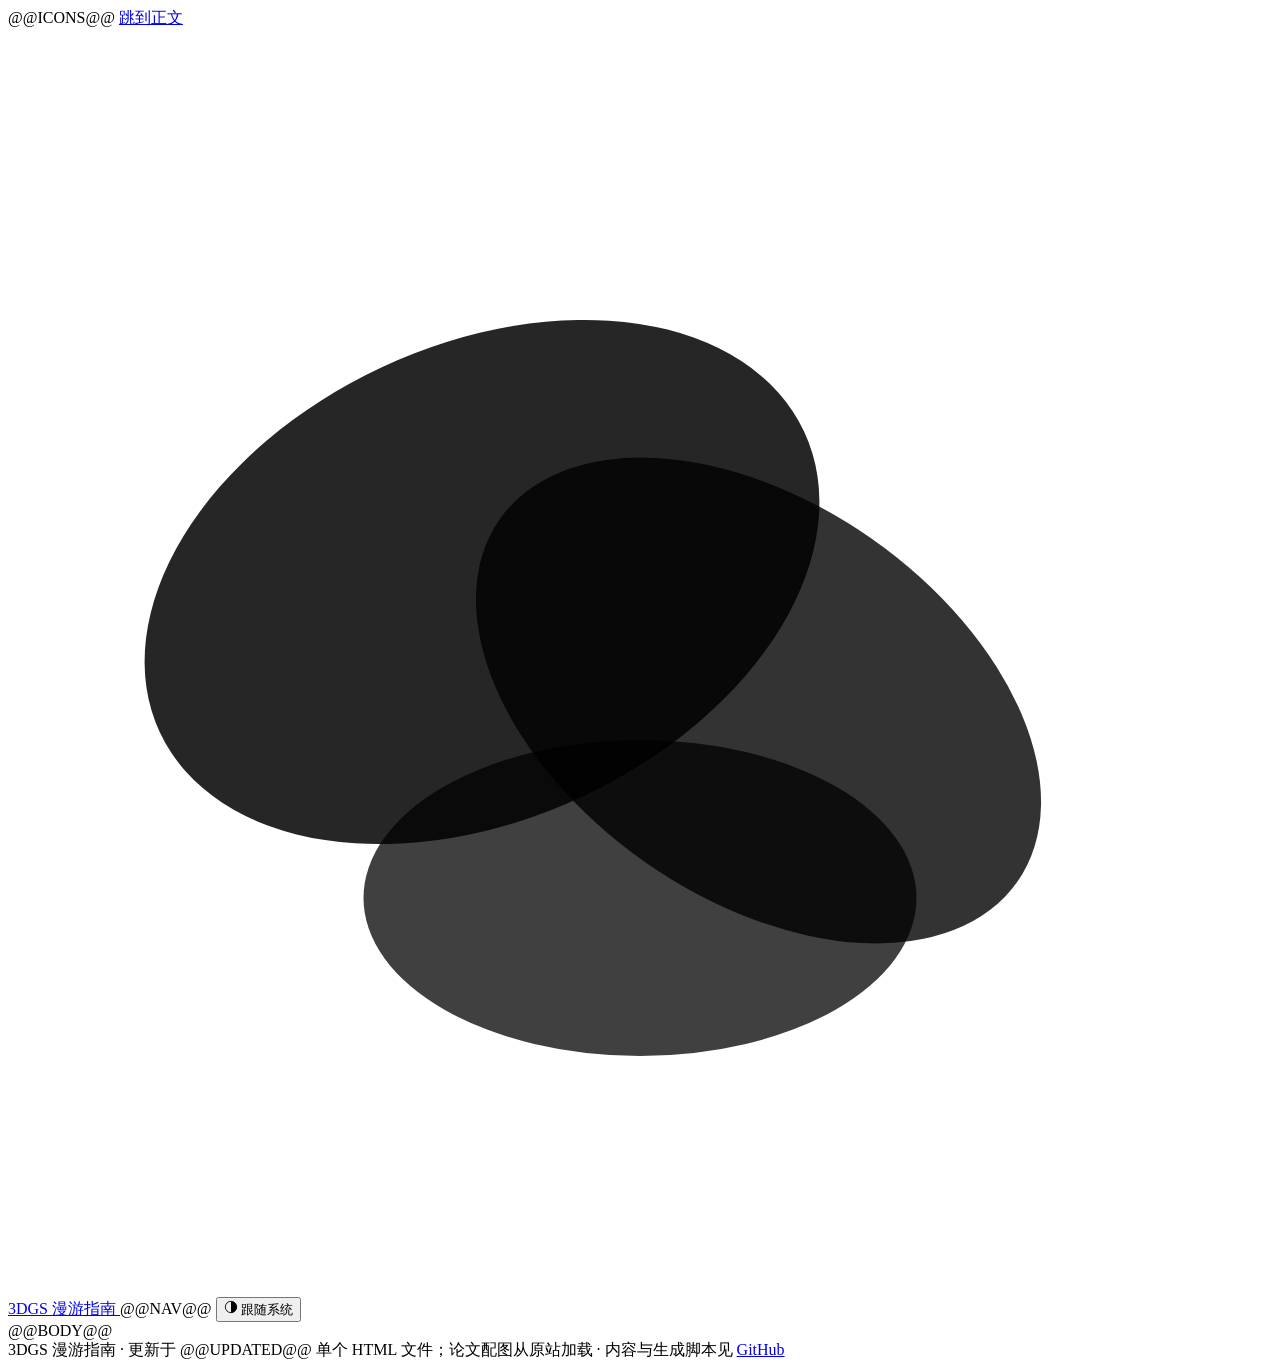
<file: src/shell.html>
<!doctype html>
<html lang="zh-CN">
<head>
<meta charset="utf-8">
<meta name="viewport" content="width=device-width, initial-scale=1, viewport-fit=cover">
<title>@@TITLE@@</title>
<meta name="description" content="@@DESC@@">
<meta property="og:title" content="@@TITLE@@">
<meta property="og:description" content="@@DESC@@">
<meta name="color-scheme" content="light dark">
<meta name="referrer" content="no-referrer">
<link rel="icon" href="data:image/svg+xml,%3Csvg xmlns='http://www.w3.org/2000/svg' viewBox='0 0 32 32'%3E%3Cellipse cx='12' cy='14' rx='9' ry='6' transform='rotate(-25 12 14)' fill='%23b68235' fill-opacity='.9'/%3E%3Cellipse cx='19' cy='17' rx='8' ry='5' transform='rotate(35 19 17)' fill='%23a6543a' fill-opacity='.8'/%3E%3Cellipse cx='16' cy='22' rx='7' ry='4' fill='%23d0a75a' fill-opacity='.8'/%3E%3C/svg%3E">
<link rel="preconnect" href="https://fonts.googleapis.com">
<link rel="preconnect" href="https://fonts.gstatic.com" crossorigin>
<link rel="stylesheet" href="https://fonts.googleapis.com/css2?family=Noto+Serif+SC:wght@400;600;700&amp;display=swap">
<script>
  try { var t = localStorage.getItem('theme'); if (t === 'light' || t === 'dark') document.documentElement.setAttribute('data-theme', t); } catch (e) {}
  // Teaser images fade in once loaded; if they never load, the drawn card underneath stays.
  document.addEventListener('load', function (e) { var t = e.target; if (t.tagName === 'IMG' && t.parentNode && t.parentNode.classList.contains('thumb')) t.classList.add('ok'); }, true);
  document.addEventListener('error', function (e) {
    var t = e.target;
    if (t.tagName !== 'IMG' || !t.parentNode || !t.parentNode.classList.contains('thumb')) return;
    var n = +(t.getAttribute('data-try') || 0);
    t.setAttribute('data-try', n + 1);
    if (n === 0) setTimeout(function () { t.src = t.src + '&retry=1'; }, 1200 + Math.random() * 2400);
    else if (n === 1 && t.getAttribute('data-orig')) t.src = t.getAttribute('data-orig');
    else t.classList.add('bad');
  }, true);
</script>
<style>
@@STYLE@@
</style>
</head>
<body>
@@ICONS@@
<a class="skip" href="#main">跳到正文</a>

<header class="topbar">
  <div class="wrap">
    <a class="brand" href="@@HOME@@" aria-label="3DGS 漫游指南，回到首页">
      <svg viewBox="0 0 32 32" aria-hidden="true"><ellipse cx="12" cy="14" rx="9" ry="6" transform="rotate(-25 12 14)" fill="var(--accent)" fill-opacity=".85"/><ellipse cx="19" cy="17" rx="8" ry="5" transform="rotate(35 19 17)" fill="var(--cat-2)" fill-opacity=".8"/><ellipse cx="16" cy="22" rx="7" ry="4" fill="var(--cat-4)" fill-opacity=".75"/></svg>
      <span>3DGS 漫游指南</span>
    </a>
@@NAV@@
    <button id="theme-toggle" class="theme" type="button">
      <svg width="14" height="14" viewBox="0 0 16 16" aria-hidden="true"><circle cx="8" cy="8" r="6.5" fill="none" stroke="currentColor"/><path d="M8 1.5a6.5 6.5 0 0 1 0 13z" fill="currentColor"/></svg>
      <span class="label">跟随系统</span>
    </button>
  </div>
</header>

<main id="main">

@@BODY@@

</main>

<a class="to-top" id="to-top" href="@@TOTOP@@" hidden>
  <svg viewBox="0 0 16 16" width="14" height="14" aria-hidden="true"><path d="M3 10l5-5 5 5" fill="none" stroke="currentColor" stroke-width="1.8" stroke-linecap="round" stroke-linejoin="round"/></svg>
  @@TOTOP_LABEL@@
</a>

<footer>
  <div class="wrap">
    <span>3DGS 漫游指南 · 更新于 @@UPDATED@@</span>
    <span>单个 HTML 文件；论文配图从原站加载 · 内容与生成脚本见 <a href="https://github.com/Seanwilliam2077/3dgs-walkthrough" target="_blank" rel="noopener">GitHub</a></span>
  </div>
</footer>

<script>
@@SCRIPT@@
</script>
</body>
</html>
</file>
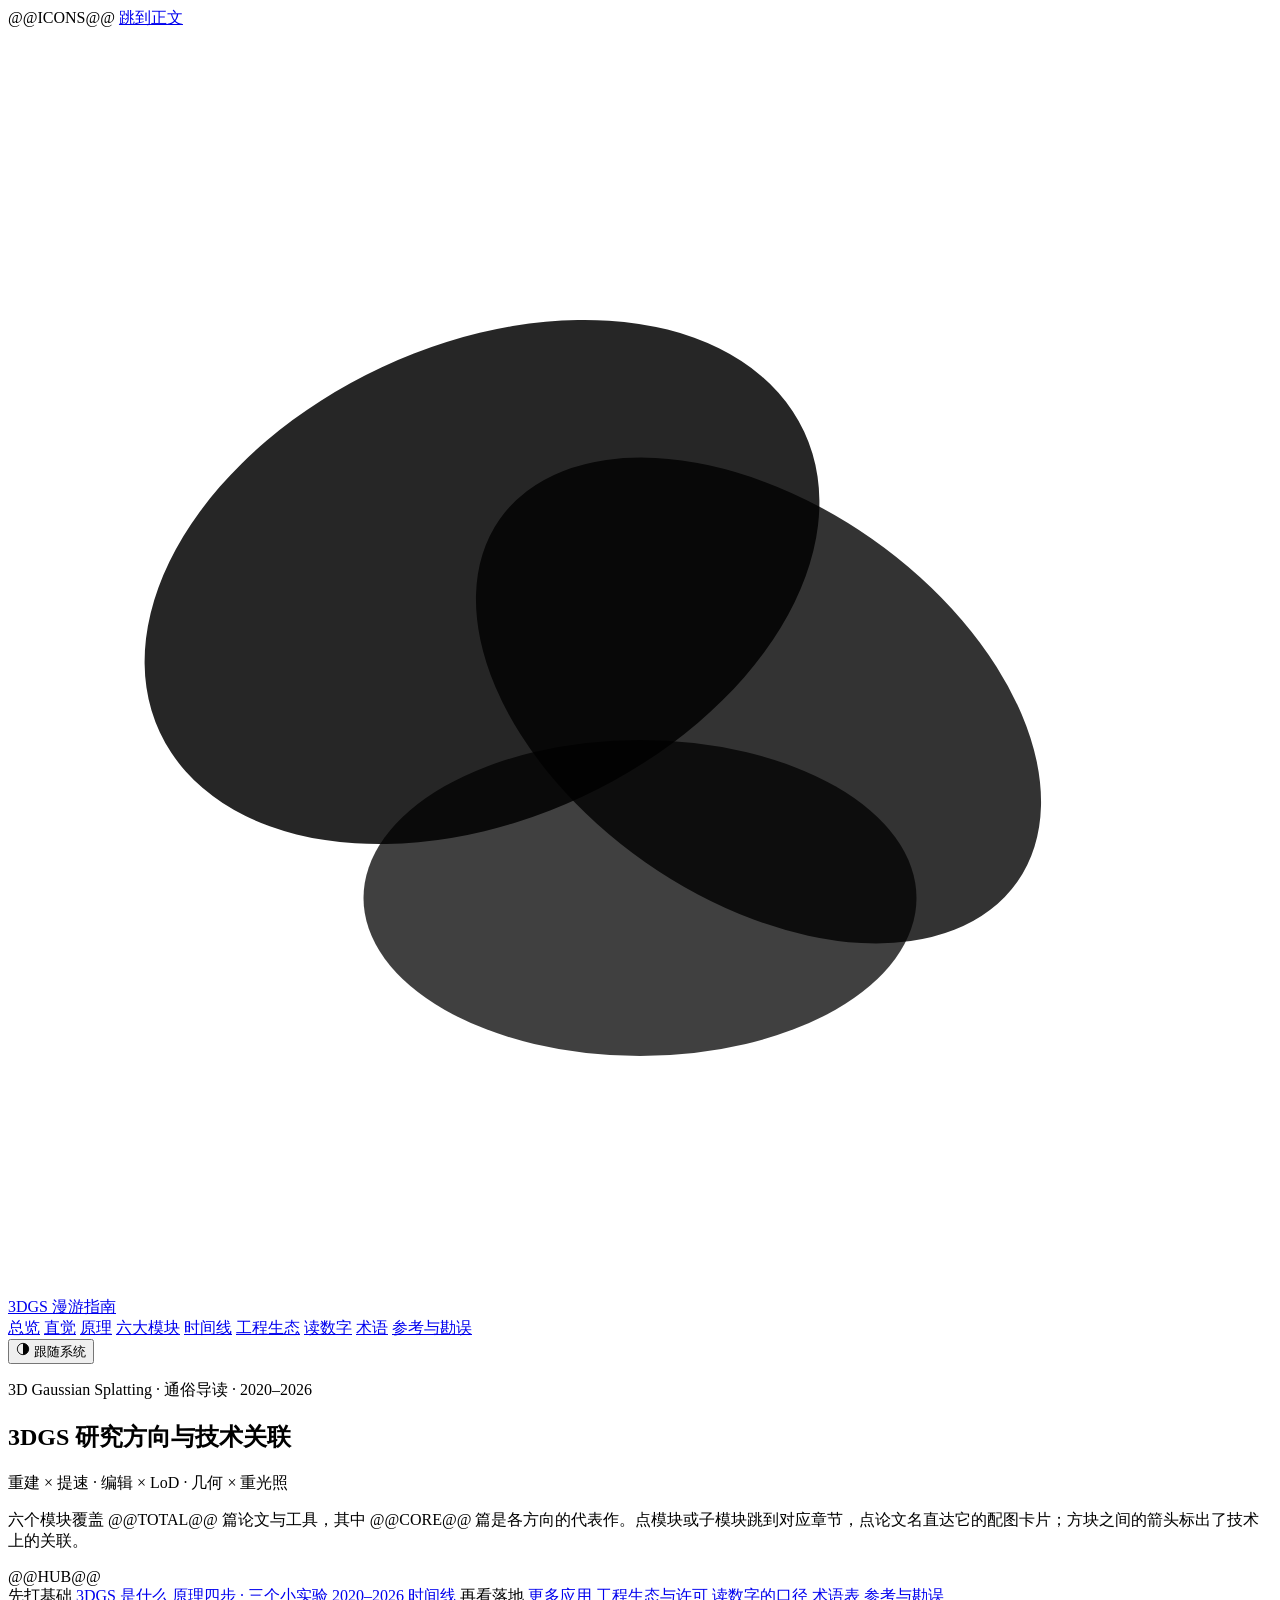
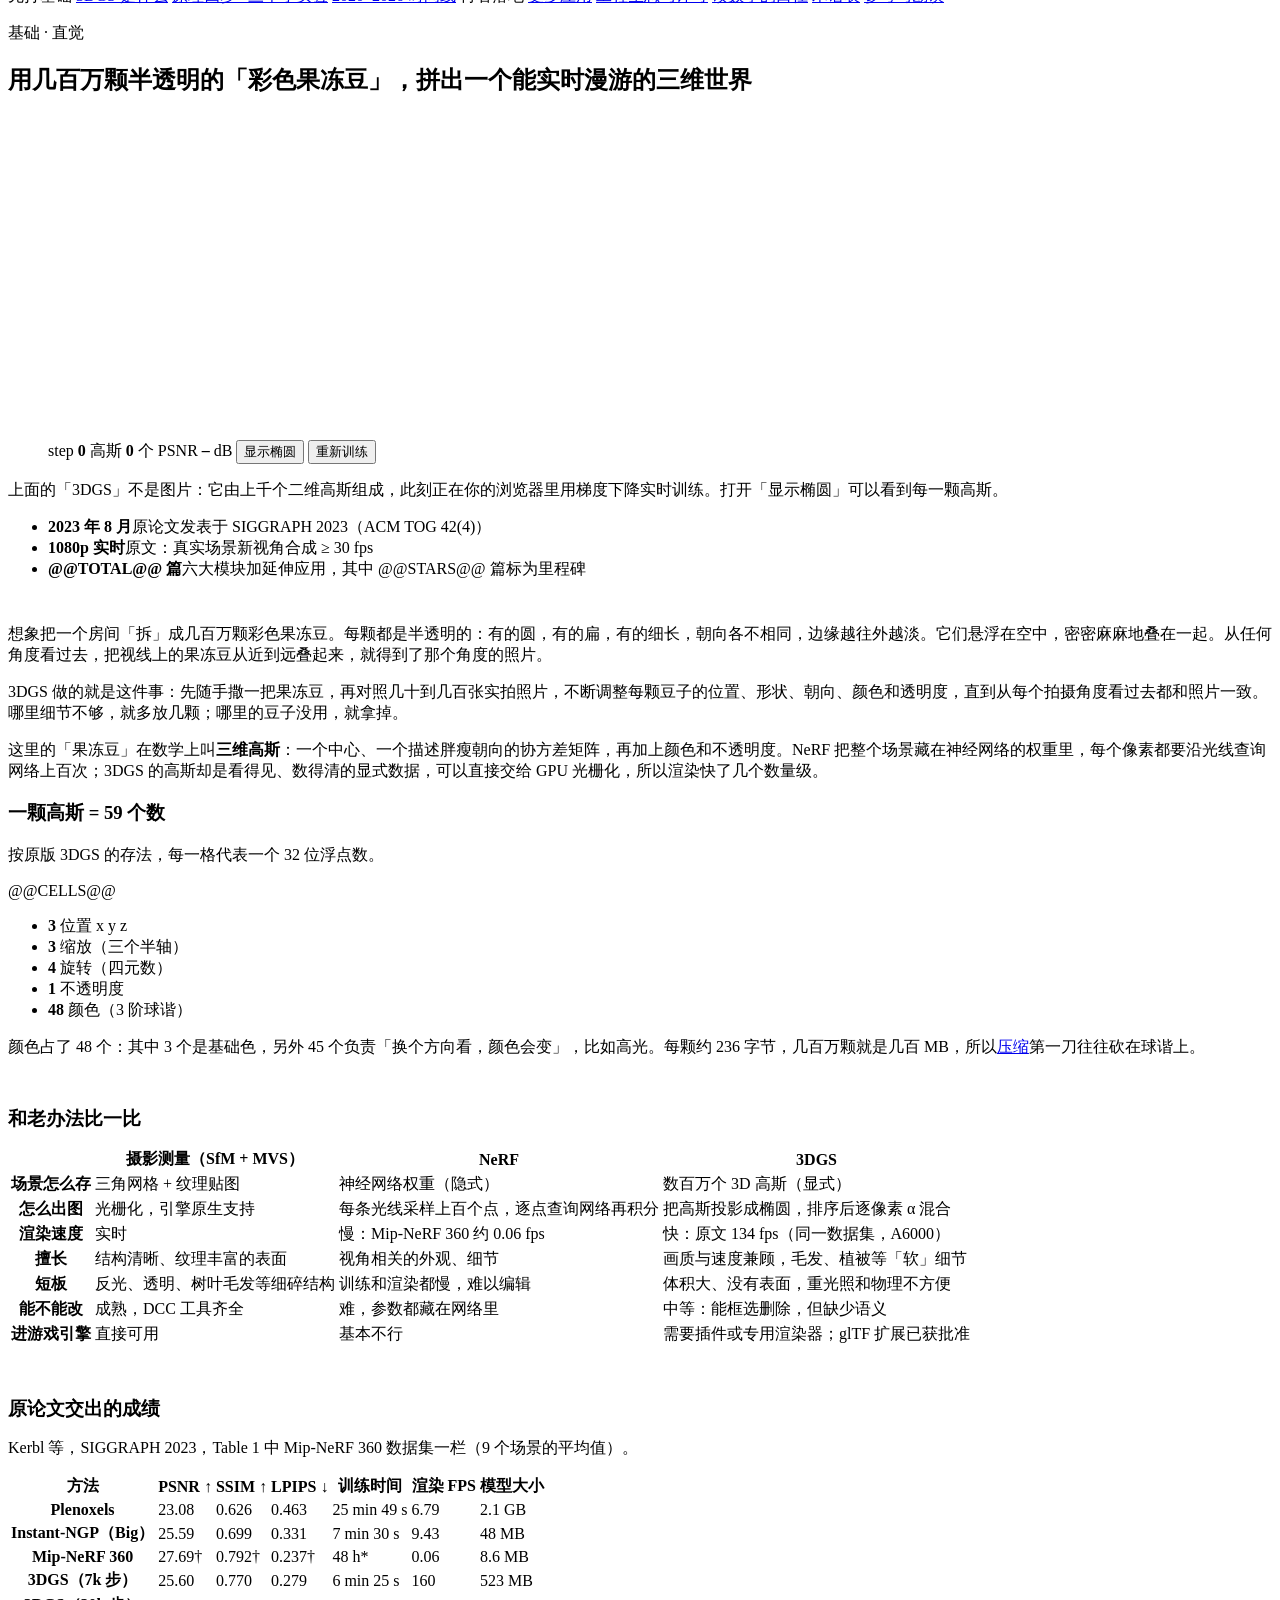
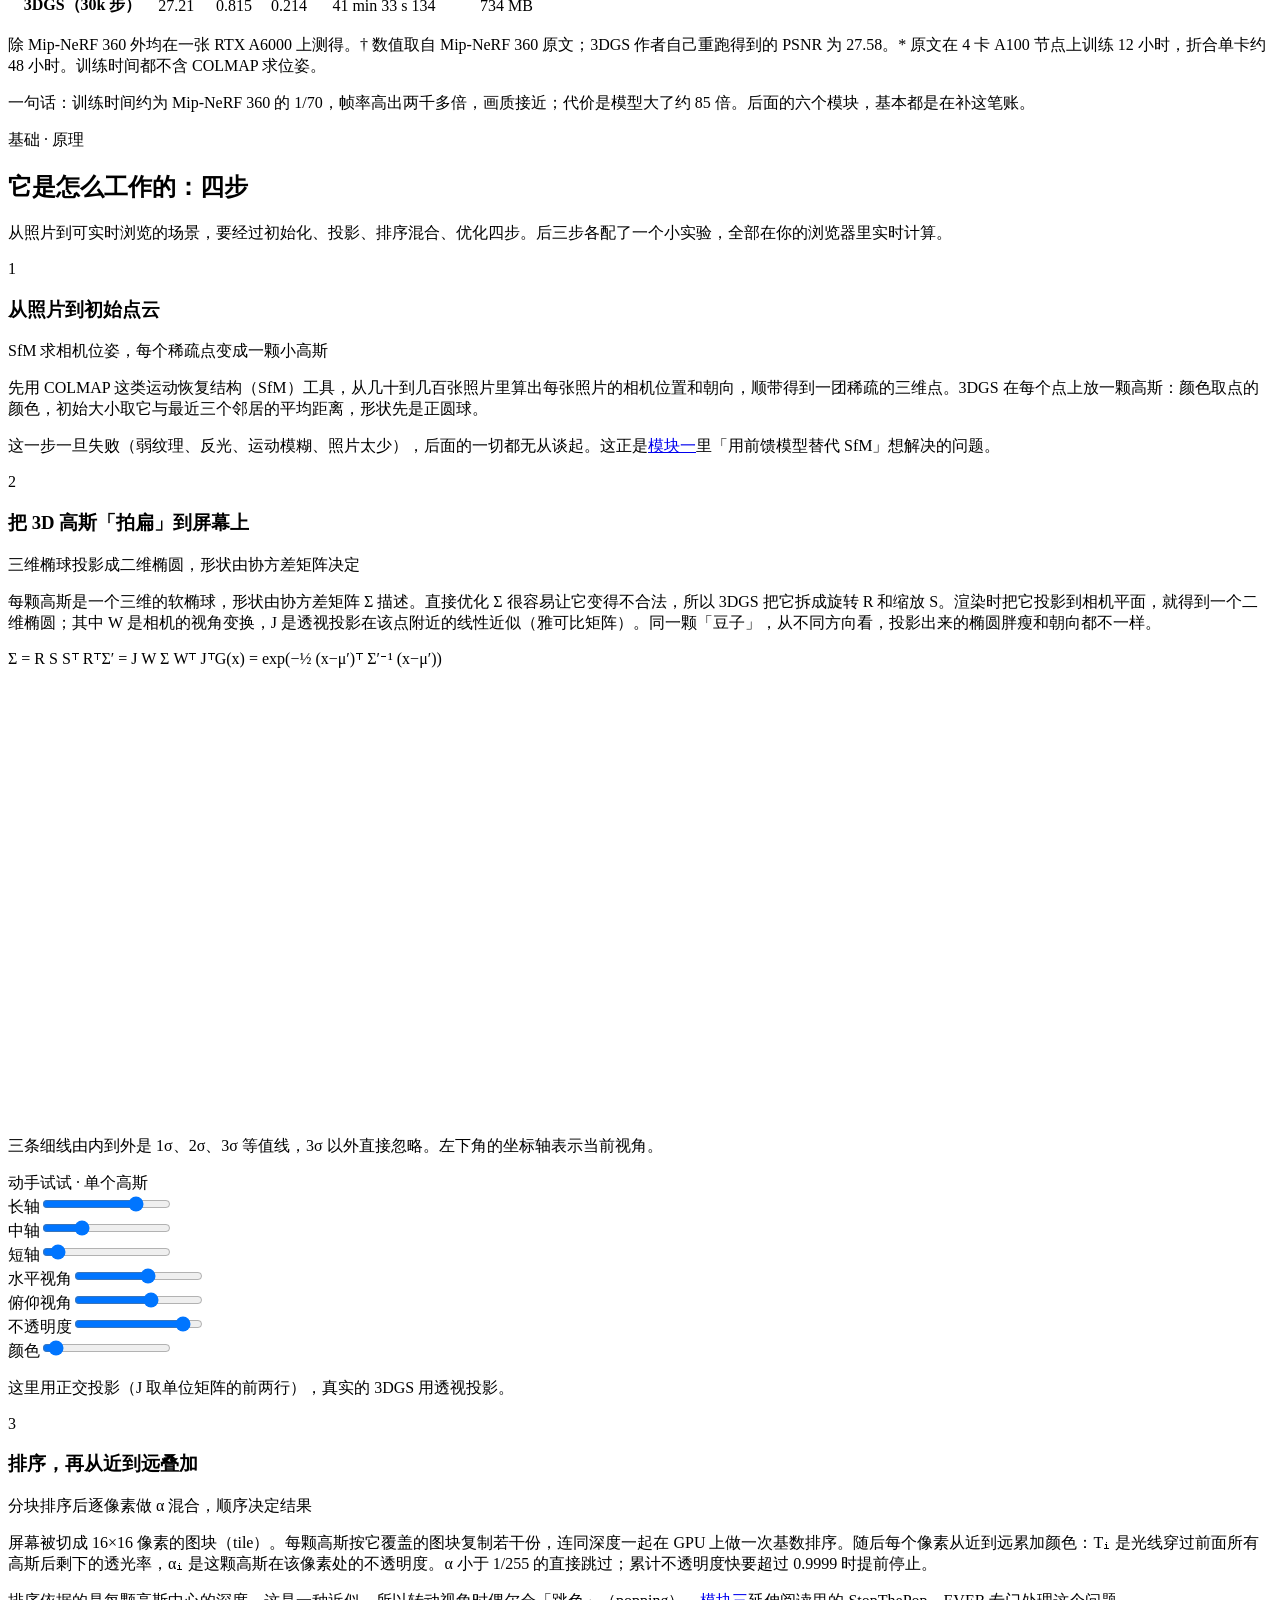
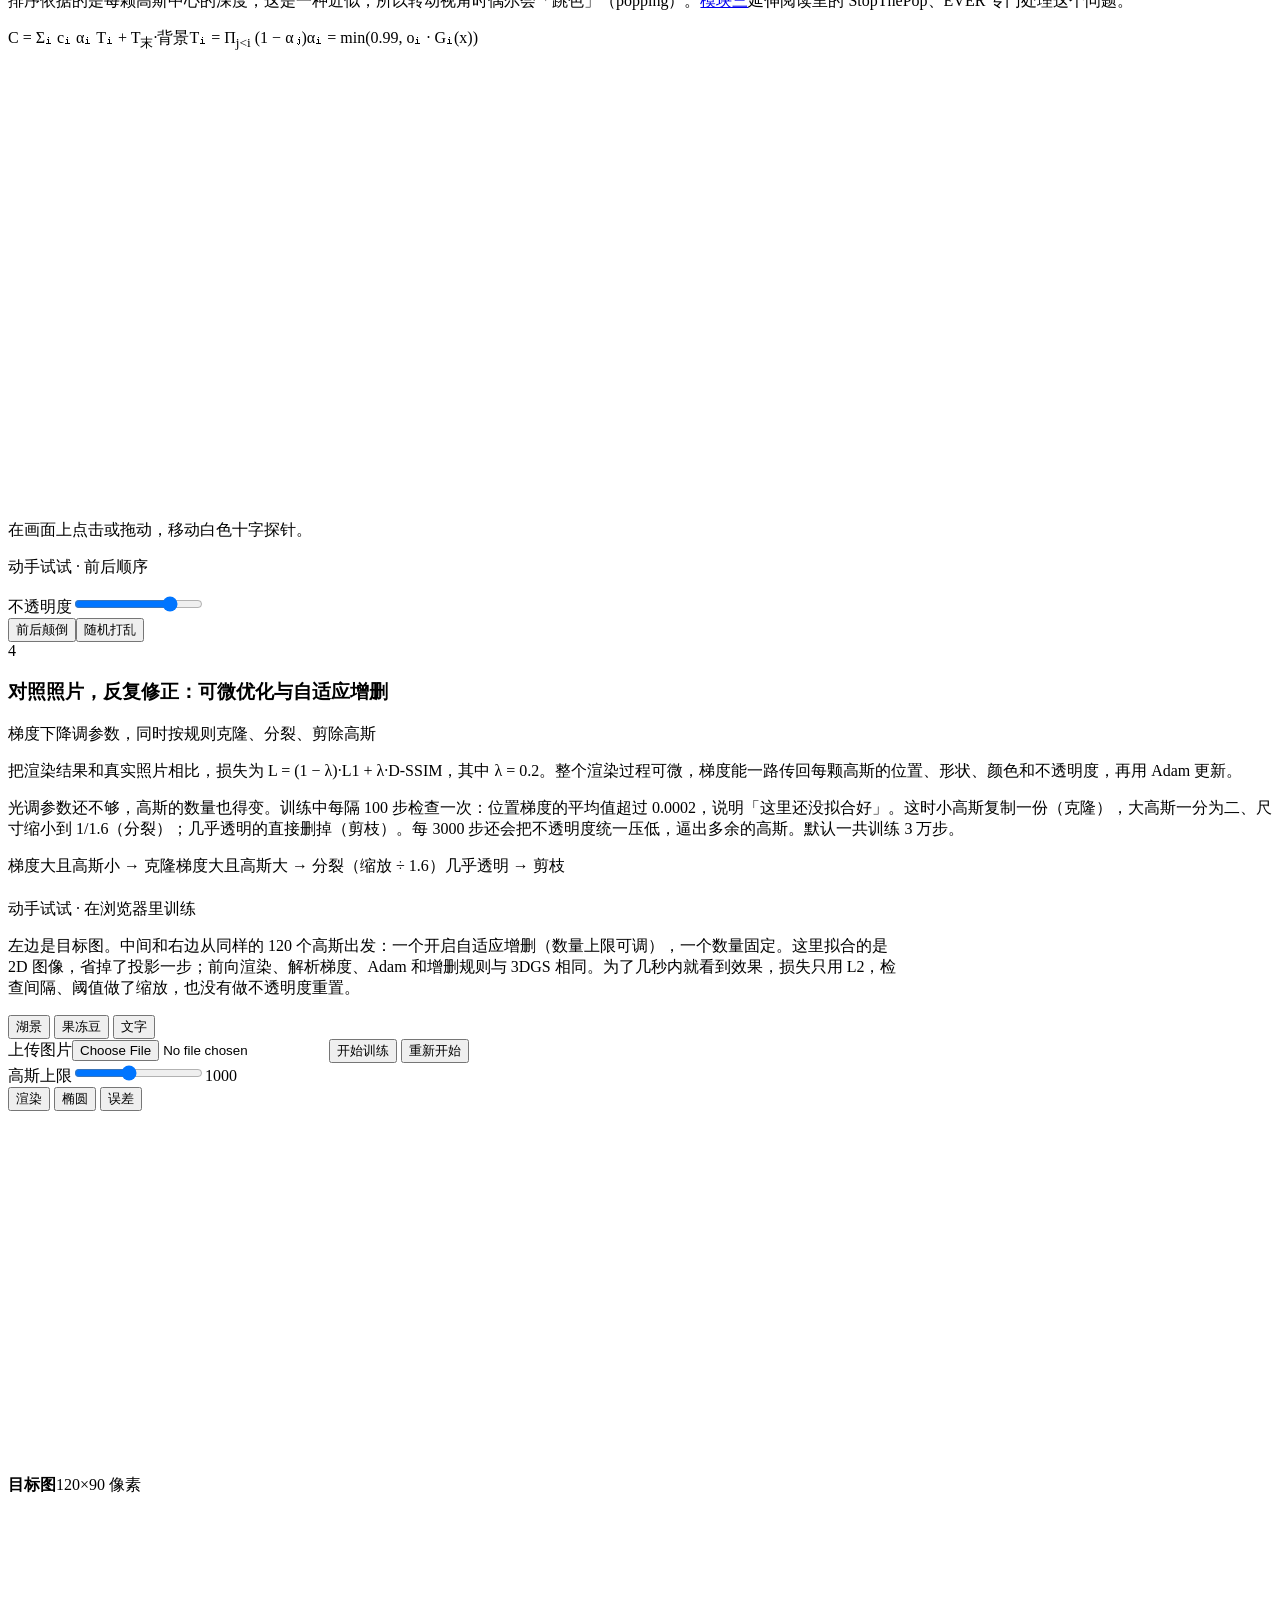
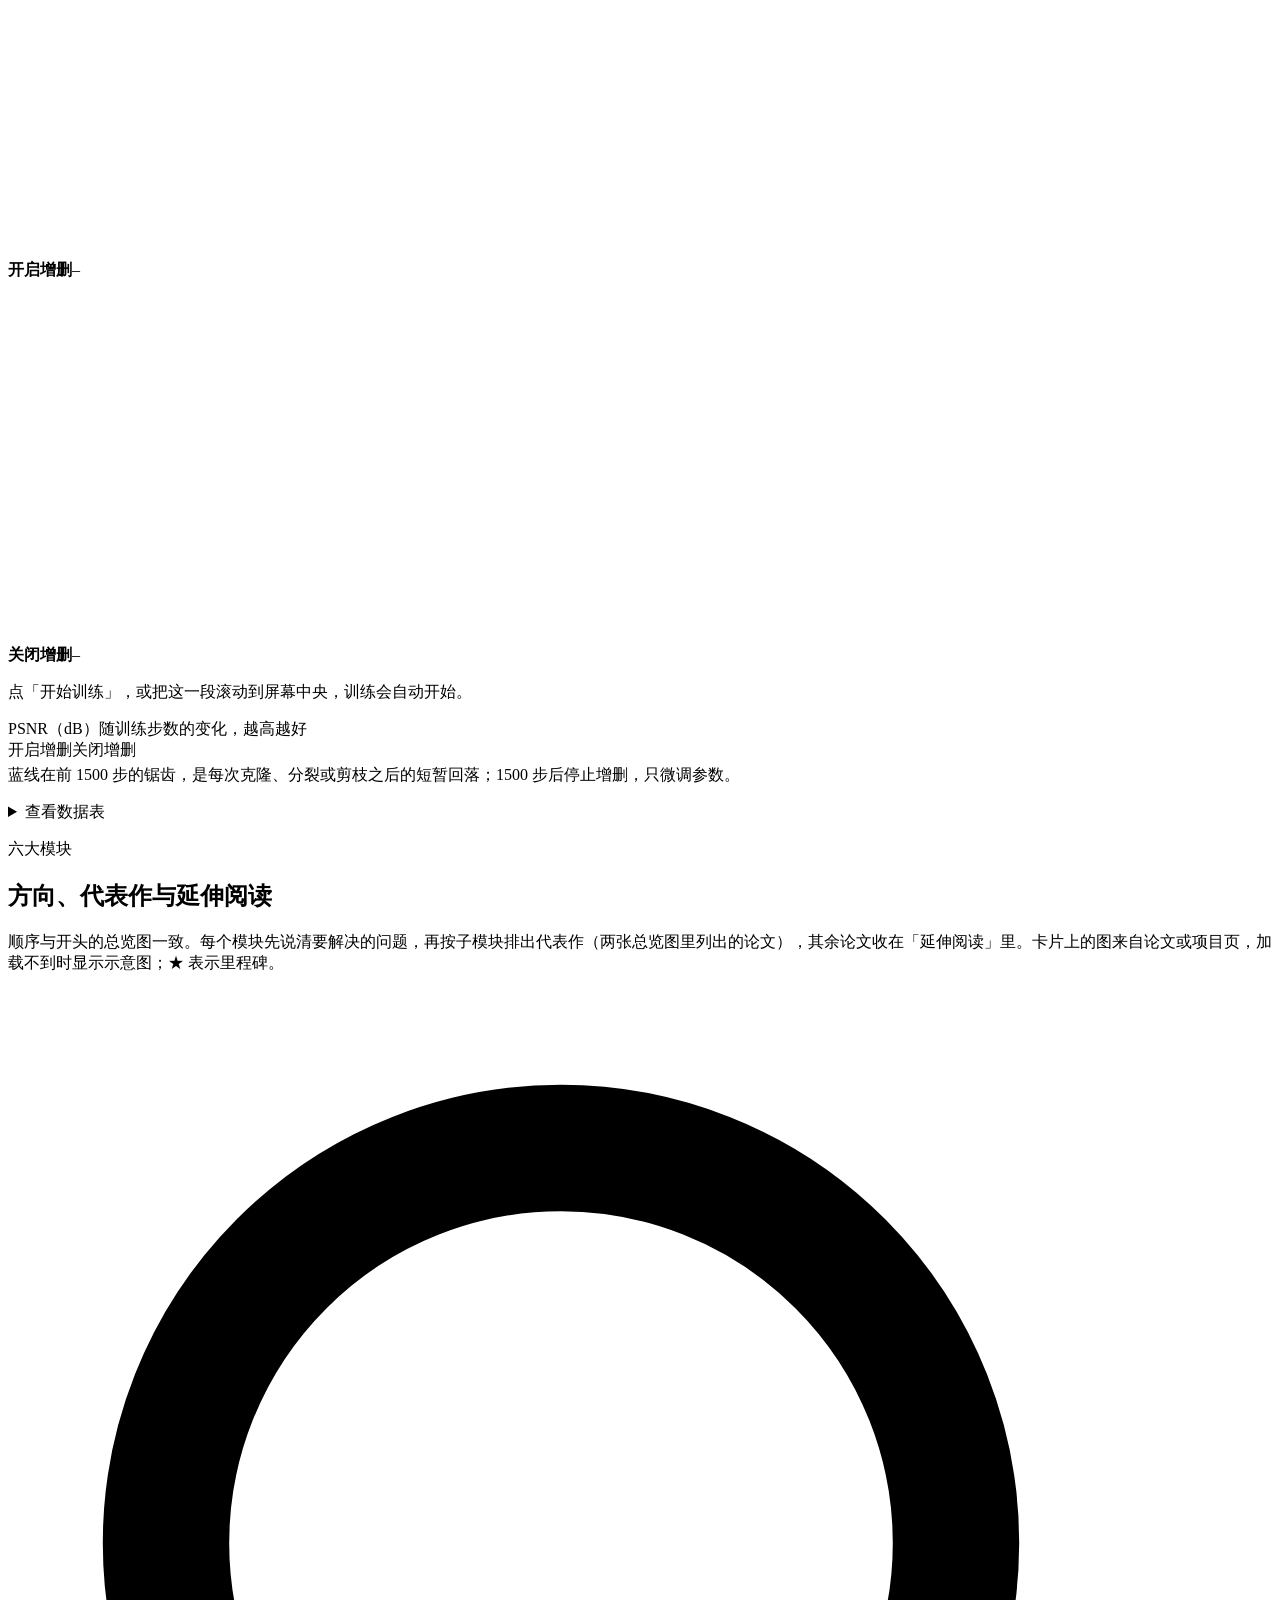
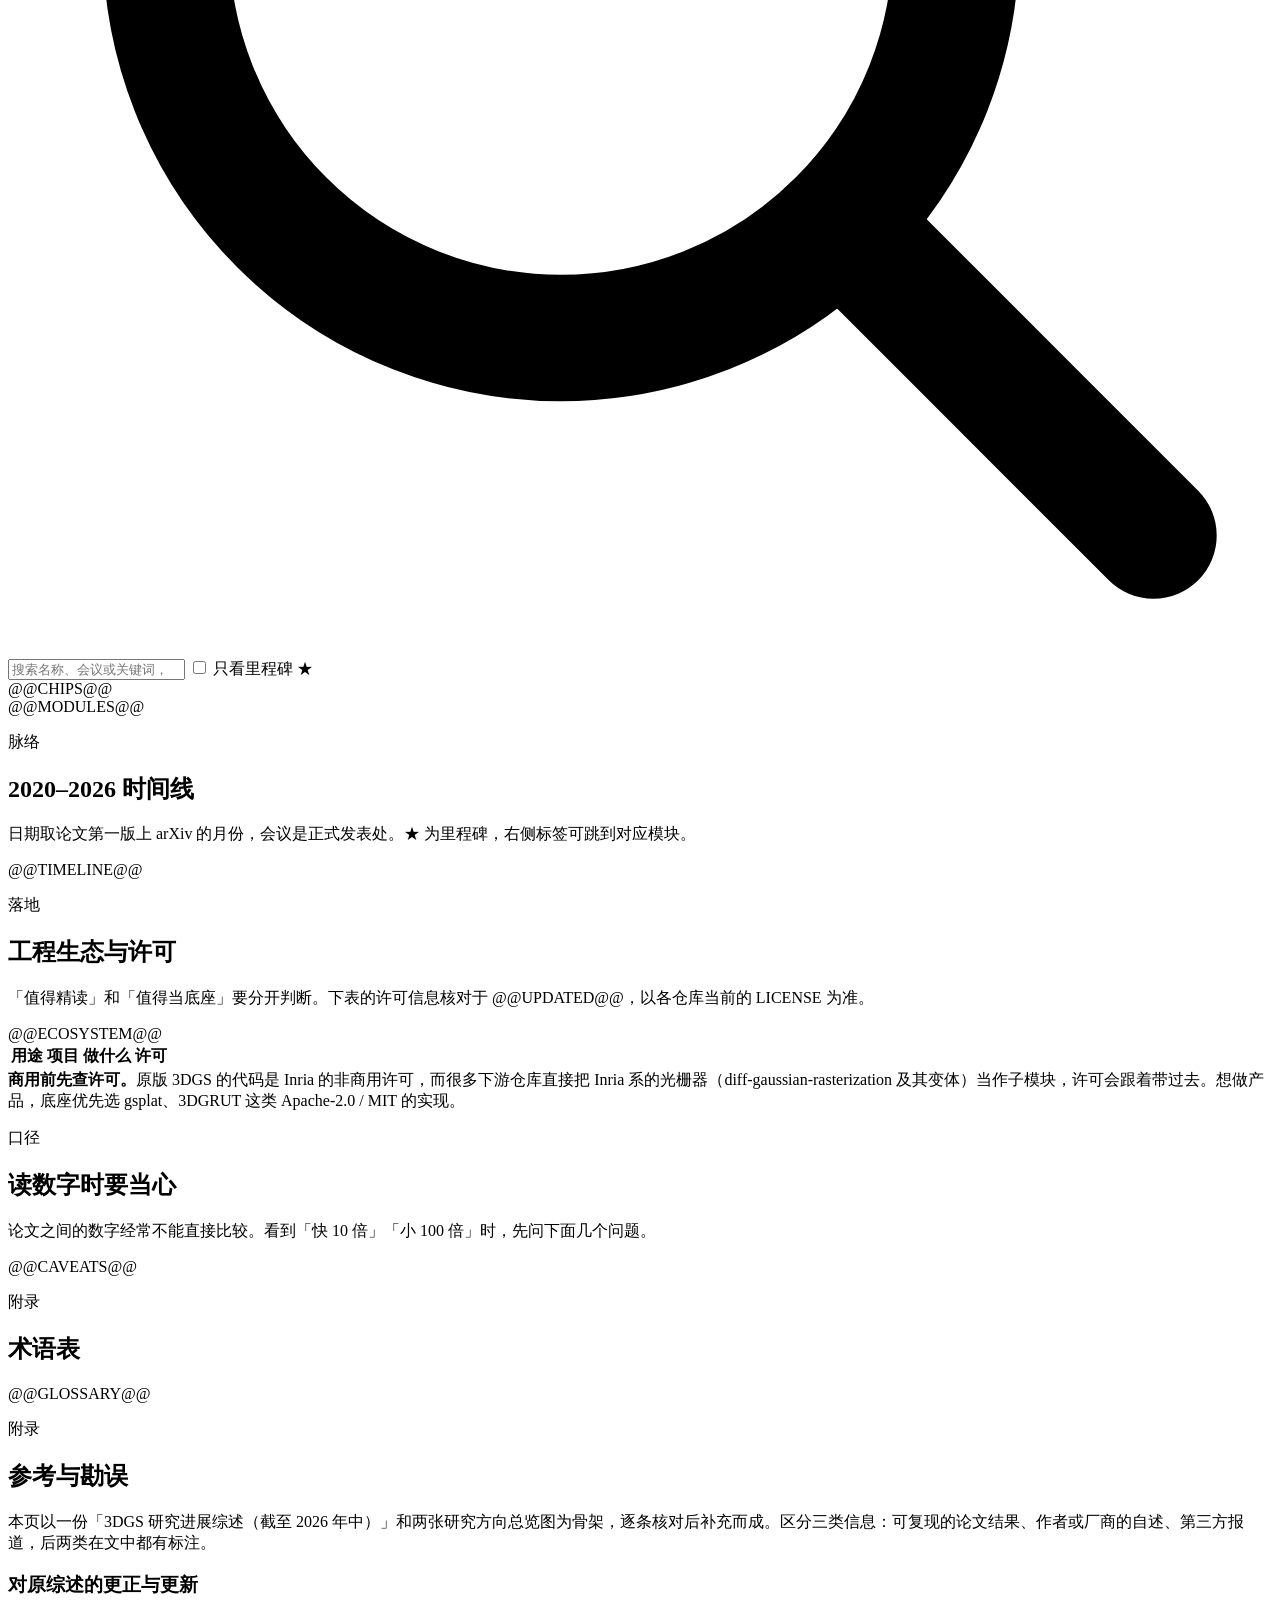
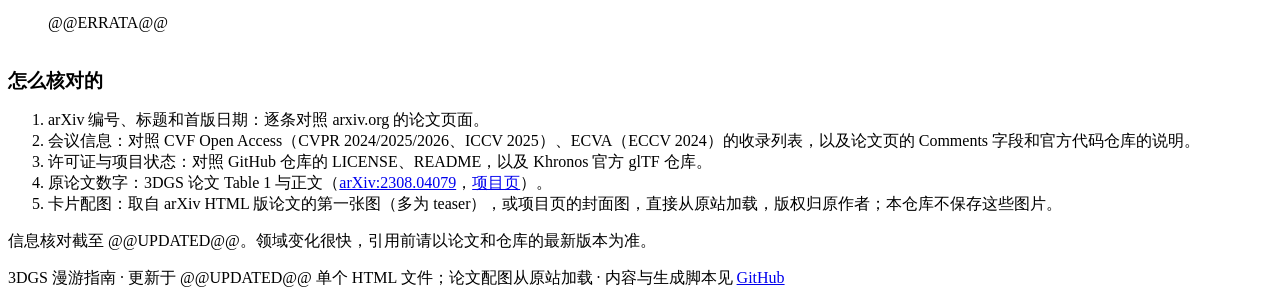
<file: src/template.html>
<!doctype html>
<html lang="zh-CN">
<head>
<meta charset="utf-8">
<meta name="viewport" content="width=device-width, initial-scale=1, viewport-fit=cover">
<title>3DGS 漫游指南</title>
<meta name="description" content="3D Gaussian Splatting 通俗导读：一张可点击的研究方向总览图，三个可以动手的原理小实验，以及六大模块 @@TOTAL@@ 篇论文的配图卡片。">
<meta property="og:title" content="3DGS 漫游指南">
<meta property="og:description" content="3D Gaussian Splatting 通俗导读：研究方向总览、原理小实验、六大模块 @@TOTAL@@ 篇论文。">
<meta name="color-scheme" content="light dark">
<meta name="referrer" content="no-referrer">
<link rel="icon" href="data:image/svg+xml,%3Csvg xmlns='http://www.w3.org/2000/svg' viewBox='0 0 32 32'%3E%3Cellipse cx='12' cy='14' rx='9' ry='6' transform='rotate(-25 12 14)' fill='%23b68235' fill-opacity='.9'/%3E%3Cellipse cx='19' cy='17' rx='8' ry='5' transform='rotate(35 19 17)' fill='%23a6543a' fill-opacity='.8'/%3E%3Cellipse cx='16' cy='22' rx='7' ry='4' fill='%23d0a75a' fill-opacity='.8'/%3E%3C/svg%3E">
<link rel="preconnect" href="https://fonts.googleapis.com">
<link rel="preconnect" href="https://fonts.gstatic.com" crossorigin>
<link rel="stylesheet" href="https://fonts.googleapis.com/css2?family=Noto+Serif+SC:wght@400;600;700&amp;display=swap">
<script>
  try { var t = localStorage.getItem('theme'); if (t === 'light' || t === 'dark') document.documentElement.setAttribute('data-theme', t); } catch (e) {}
  // Teaser images fade in once loaded; if they never load, the drawn card underneath stays.
  document.addEventListener('load', function (e) { var t = e.target; if (t.tagName === 'IMG' && t.parentNode && t.parentNode.classList.contains('thumb')) t.classList.add('ok'); }, true);
  document.addEventListener('error', function (e) {
    var t = e.target;
    if (t.tagName !== 'IMG' || !t.parentNode || !t.parentNode.classList.contains('thumb')) return;
    var n = +(t.getAttribute('data-try') || 0);
    t.setAttribute('data-try', n + 1);
    if (n === 0) setTimeout(function () { t.src = t.src + '&retry=1'; }, 1200 + Math.random() * 2400);
    else if (n === 1 && t.getAttribute('data-orig')) t.src = t.getAttribute('data-orig');
    else t.classList.add('bad');
  }, true);
</script>
<style>
@@STYLE@@
</style>
</head>
<body>
@@ICONS@@
<a class="skip" href="#main">跳到正文</a>

<header class="topbar">
  <div class="wrap">
    <a class="brand" href="#overview" aria-label="3DGS 漫游指南，回到总览">
      <svg viewBox="0 0 32 32" aria-hidden="true"><ellipse cx="12" cy="14" rx="9" ry="6" transform="rotate(-25 12 14)" fill="var(--accent)" fill-opacity=".85"/><ellipse cx="19" cy="17" rx="8" ry="5" transform="rotate(35 19 17)" fill="var(--cat-2)" fill-opacity=".8"/><ellipse cx="16" cy="22" rx="7" ry="4" fill="var(--cat-4)" fill-opacity=".75"/></svg>
      <span>3DGS 漫游指南</span>
    </a>
    <nav class="toc" aria-label="目录">
      <a href="#overview">总览</a>
      <a href="#intuition">直觉</a>
      <a href="#pipeline">原理</a>
      <a href="#modules">六大模块</a>
      <a href="#timeline">时间线</a>
      <a href="#ecosystem">工程生态</a>
      <a href="#caveats">读数字</a>
      <a href="#glossary">术语</a>
      <a href="#errata">参考与勘误</a>
    </nav>
    <button id="theme-toggle" class="theme" type="button">
      <svg width="14" height="14" viewBox="0 0 16 16" aria-hidden="true"><circle cx="8" cy="8" r="6.5" fill="none" stroke="currentColor"/><path d="M8 1.5a6.5 6.5 0 0 1 0 13z" fill="currentColor"/></svg>
      <span class="label">跟随系统</span>
    </button>
  </div>
</header>

<main id="main">

<section class="overview" id="overview">
  <div class="wrap">
    <p class="eyebrow">3D Gaussian Splatting · 通俗导读 · 2020–2026</p>
    <h1>3DGS 研究方向与技术关联</h1>
    <p class="overview-sub">重建 × 提速 · 编辑 × LoD · 几何 × 重光照</p>
    <p class="lede">六个模块覆盖 @@TOTAL@@ 篇论文与工具，其中 @@CORE@@ 篇是各方向的代表作。点模块或子模块跳到对应章节，点论文名直达它的配图卡片；方块之间的箭头标出了技术上的关联。</p>
@@HUB@@
    <div class="hub-foot">
      <span class="hub-foot-label">先打基础</span>
      <a href="#intuition">3DGS 是什么</a>
      <a href="#pipeline">原理四步 · 三个小实验</a>
      <a href="#timeline">2020–2026 时间线</a>
      <span class="hub-foot-label">再看落地</span>
      <a href="#m-apps">更多应用</a>
      <a href="#ecosystem">工程生态与许可</a>
      <a href="#caveats">读数字的口径</a>
      <a href="#glossary">术语表</a>
      <a href="#errata">参考与勘误</a>
    </div>
  </div>
</section>

<section id="intuition">
  <div class="wrap">
    <div class="sec-head">
      <p class="eyebrow">基础 · 直觉</p>
      <h2>用几百万颗半透明的「彩色果冻豆」，拼出一个能实时漫游的三维世界</h2>
    </div>
    <figure class="stage hero-stage">
      <canvas id="hero-canvas" width="960" height="320" role="img" aria-label="由二维高斯实时拟合出的 3DGS 字样"></canvas>
      <figcaption class="hero-log">
        <span>step <b id="hero-step">0</b></span>
        <span>高斯 <b id="hero-n">0</b> 个</span>
        <span>PSNR <b id="hero-psnr">–</b> dB</span>
        <span class="spacer"></span>
        <button class="stage-btn" id="hero-ellipses" type="button" aria-pressed="false">显示椭圆</button>
        <button class="stage-btn" id="hero-restart" type="button">重新训练</button>
      </figcaption>
    </figure>
    <p class="hero-note">上面的「3DGS」不是图片：它由上千个二维高斯组成，此刻正在你的浏览器里用梯度下降实时训练。打开「显示椭圆」可以看到每一颗高斯。</p>
    <ul class="facts">
      <li><b>2023 年 8 月</b><span>原论文发表于 SIGGRAPH 2023（ACM TOG 42(4)）</span></li>
      <li><b>1080p 实时</b><span>原文：真实场景新视角合成 ≥ 30 fps</span></li>
      <li><b>@@TOTAL@@ 篇</b><span>六大模块加延伸应用，其中 @@STARS@@ 篇标为里程碑</span></li>
    </ul>

    <div class="two" style="margin-top:44px">
      <div class="prose">
        <p>想象把一个房间「拆」成几百万颗彩色果冻豆。每颗都是半透明的：有的圆，有的扁，有的细长，朝向各不相同，边缘越往外越淡。它们悬浮在空中，密密麻麻地叠在一起。从任何角度看过去，把视线上的果冻豆从近到远叠起来，就得到了那个角度的照片。</p>
        <p>3DGS 做的就是这件事：先随手撒一把果冻豆，再对照几十到几百张实拍照片，不断调整每颗豆子的位置、形状、朝向、颜色和透明度，直到从每个拍摄角度看过去都和照片一致。哪里细节不够，就多放几颗；哪里的豆子没用，就拿掉。</p>
        <p>这里的「果冻豆」在数学上叫<strong>三维高斯</strong>：一个中心、一个描述胖瘦朝向的协方差矩阵，再加上颜色和不透明度。NeRF 把整个场景藏在神经网络的权重里，每个像素都要沿光线查询网络上百次；3DGS 的高斯却是看得见、数得清的显式数据，可以直接交给 GPU 光栅化，所以渲染快了几个数量级。</p>
      </div>
      <aside class="panel" aria-labelledby="cells-title">
        <h3 id="cells-title">一颗高斯 = 59 个数</h3>
        <p class="small muted">按原版 3DGS 的存法，每一格代表一个 32 位浮点数。</p>
        <div class="cells" id="cells" aria-hidden="true">@@CELLS@@</div>
        <ul class="cell-legend">
          <li><i style="background:var(--cat-1)"></i><span><b>3</b> 位置 x y z</span></li>
          <li><i style="background:var(--cat-2)"></i><span><b>3</b> 缩放（三个半轴）</span></li>
          <li><i style="background:var(--cat-3)"></i><span><b>4</b> 旋转（四元数）</span></li>
          <li><i style="background:var(--cat-4)"></i><span><b>1</b> 不透明度</span></li>
          <li><i style="background:var(--cat-5)"></i><span><b>48</b> 颜色（3 阶球谐）</span></li>
        </ul>
        <p class="small" style="margin-top:12px">颜色占了 48 个：其中 3 个是基础色，另外 45 个负责「换个方向看，颜色会变」，比如高光。每颗约 236 字节，几百万颗就是几百 MB，所以<a href="#s-cmp-code">压缩</a>第一刀往往砍在球谐上。</p>
      </aside>
    </div>

    <h3 style="margin:48px 0 14px">和老办法比一比</h3>
    <div class="table-scroll">
      <table class="compare">
        <thead><tr><th scope="col"></th><th scope="col">摄影测量（SfM + MVS）</th><th scope="col">NeRF</th><th scope="col">3DGS</th></tr></thead>
        <tbody>
          <tr><th scope="row">场景怎么存</th><td>三角网格 + 纹理贴图</td><td>神经网络权重（隐式）</td><td>数百万个 3D 高斯（显式）</td></tr>
          <tr><th scope="row">怎么出图</th><td>光栅化，引擎原生支持</td><td>每条光线采样上百个点，逐点查询网络再积分</td><td>把高斯投影成椭圆，排序后逐像素 α 混合</td></tr>
          <tr><th scope="row">渲染速度</th><td>实时</td><td>慢：Mip-NeRF 360 约 0.06 fps</td><td>快：原文 134 fps（同一数据集，A6000）</td></tr>
          <tr><th scope="row">擅长</th><td>结构清晰、纹理丰富的表面</td><td>视角相关的外观、细节</td><td>画质与速度兼顾，毛发、植被等「软」细节</td></tr>
          <tr><th scope="row">短板</th><td>反光、透明、树叶毛发等细碎结构</td><td>训练和渲染都慢，难以编辑</td><td>体积大、没有表面，重光照和物理不方便</td></tr>
          <tr><th scope="row">能不能改</th><td>成熟，DCC 工具齐全</td><td>难，参数都藏在网络里</td><td>中等：能框选删除，但缺少语义</td></tr>
          <tr><th scope="row">进游戏引擎</th><td>直接可用</td><td>基本不行</td><td>需要插件或专用渲染器；glTF 扩展已获批准</td></tr>
        </tbody>
      </table>
    </div>

    <h3 style="margin:48px 0 6px">原论文交出的成绩</h3>
    <p class="muted small" style="margin-bottom:14px">Kerbl 等，SIGGRAPH 2023，Table 1 中 Mip-NeRF 360 数据集一栏（9 个场景的平均值）。</p>
    <div class="table-scroll">
      <table class="results">
        <thead><tr><th scope="col">方法</th><th scope="col" class="num">PSNR ↑</th><th scope="col" class="num">SSIM ↑</th><th scope="col" class="num">LPIPS ↓</th><th scope="col" class="num">训练时间</th><th scope="col" class="num">渲染 FPS</th><th scope="col" class="num">模型大小</th></tr></thead>
        <tbody>
          <tr><th scope="row">Plenoxels</th><td class="num">23.08</td><td class="num">0.626</td><td class="num">0.463</td><td class="num">25 min 49 s</td><td class="num">6.79</td><td class="num">2.1 GB</td></tr>
          <tr><th scope="row">Instant-NGP（Big）</th><td class="num">25.59</td><td class="num">0.699</td><td class="num">0.331</td><td class="num">7 min 30 s</td><td class="num">9.43</td><td class="num">48 MB</td></tr>
          <tr><th scope="row">Mip-NeRF 360</th><td class="num">27.69†</td><td class="num">0.792†</td><td class="num">0.237†</td><td class="num">48 h*</td><td class="num">0.06</td><td class="num">8.6 MB</td></tr>
          <tr><th scope="row">3DGS（7k 步）</th><td class="num">25.60</td><td class="num">0.770</td><td class="num">0.279</td><td class="num">6 min 25 s</td><td class="num">160</td><td class="num">523 MB</td></tr>
          <tr class="hl"><th scope="row">3DGS（30k 步）</th><td class="num">27.21</td><td class="num">0.815</td><td class="num">0.214</td><td class="num">41 min 33 s</td><td class="num">134</td><td class="num">734 MB</td></tr>
        </tbody>
      </table>
    </div>
    <p class="footnote">除 Mip-NeRF 360 外均在一张 RTX A6000 上测得。† 数值取自 Mip-NeRF 360 原文；3DGS 作者自己重跑得到的 PSNR 为 27.58。* 原文在 4 卡 A100 节点上训练 12 小时，折合单卡约 48 小时。训练时间都不含 COLMAP 求位姿。</p>
    <p class="takeaway">一句话：训练时间约为 Mip-NeRF 360 的 1/70，帧率高出两千多倍，画质接近；代价是模型大了约 85 倍。后面的六个模块，基本都是在补这笔账。</p>
  </div>
</section>

<section id="pipeline">
  <div class="wrap">
    <div class="sec-head">
      <p class="eyebrow">基础 · 原理</p>
      <h2>它是怎么工作的：四步</h2>
      <p class="lede">从照片到可实时浏览的场景，要经过初始化、投影、排序混合、优化四步。后三步各配了一个小实验，全部在你的浏览器里实时计算。</p>
    </div>

    <div class="steps">
      <article class="step" id="step-1">
        <div class="step-head">
          <span class="step-no">1</span>
          <div><h3>从照片到初始点云</h3><p>SfM 求相机位姿，每个稀疏点变成一颗小高斯</p></div>
        </div>
        <div class="prose">
          <p>先用 COLMAP 这类运动恢复结构（SfM）工具，从几十到几百张照片里算出每张照片的相机位置和朝向，顺带得到一团稀疏的三维点。3DGS 在每个点上放一颗高斯：颜色取点的颜色，初始大小取它与最近三个邻居的平均距离，形状先是正圆球。</p>
          <p>这一步一旦失败（弱纹理、反光、运动模糊、照片太少），后面的一切都无从谈起。这正是<a href="#s-recon-ff">模块一</a>里「用前馈模型替代 SfM」想解决的问题。</p>
        </div>
      </article>

      <article class="step" id="step-2">
        <div class="step-head">
          <span class="step-no">2</span>
          <div><h3>把 3D 高斯「拍扁」到屏幕上</h3><p>三维椭球投影成二维椭圆，形状由协方差矩阵决定</p></div>
        </div>
        <div class="prose">
          <p>每颗高斯是一个三维的软椭球，形状由协方差矩阵 Σ 描述。直接优化 Σ 很容易让它变得不合法，所以 3DGS 把它拆成旋转 R 和缩放 S。渲染时把它投影到相机平面，就得到一个二维椭圆；其中 W 是相机的视角变换，J 是透视投影在该点附近的线性近似（雅可比矩阵）。同一颗「豆子」，从不同方向看，投影出来的椭圆胖瘦和朝向都不一样。</p>
        </div>
        <p class="formula" style="margin-top:12px"><span>Σ = R S Sᵀ Rᵀ</span><span>Σ′ = J W Σ Wᵀ Jᵀ</span><span>G(x) = exp(−½ (x−μ′)ᵀ Σ′⁻¹ (x−μ′))</span></p>
        <div class="demo" id="demo-single">
          <div>
            <div class="stage"><canvas id="single-canvas" width="640" height="440" role="img" aria-label="一个三维高斯投影到屏幕上的样子"></canvas></div>
            <p class="hint" style="margin-top:8px">三条细线由内到外是 1σ、2σ、3σ 等值线，3σ 以外直接忽略。左下角的坐标轴表示当前视角。</p>
          </div>
          <div class="controls">
            <span class="demo-tag">动手试试 · 单个高斯</span>
            <div class="ctl"><label for="g-sx">长轴</label><input type="range" id="g-sx" min="6" max="90" value="70"><output id="g-sx-o" for="g-sx"></output></div>
            <div class="ctl"><label for="g-sy">中轴</label><input type="range" id="g-sy" min="6" max="90" value="30"><output id="g-sy-o" for="g-sy"></output></div>
            <div class="ctl"><label for="g-sz">短轴</label><input type="range" id="g-sz" min="6" max="90" value="12"><output id="g-sz-o" for="g-sz"></output></div>
            <div class="ctl"><label for="g-yaw">水平视角</label><input type="range" id="g-yaw" min="-180" max="180" value="30"><output id="g-yaw-o" for="g-yaw"></output></div>
            <div class="ctl"><label for="g-pitch">俯仰视角</label><input type="range" id="g-pitch" min="-90" max="90" value="20"><output id="g-pitch-o" for="g-pitch"></output></div>
            <div class="ctl"><label for="g-op">不透明度</label><input type="range" id="g-op" min="5" max="100" value="90"><output id="g-op-o" for="g-op"></output></div>
            <div class="ctl"><label for="g-hue">颜色</label><input type="range" id="g-hue" min="0" max="360" value="18"><output id="g-hue-o" for="g-hue"></output></div>
            <div class="readout" id="single-readout" aria-live="polite"></div>
            <p class="hint">这里用正交投影（J 取单位矩阵的前两行），真实的 3DGS 用透视投影。</p>
          </div>
        </div>
      </article>

      <article class="step" id="step-3">
        <div class="step-head">
          <span class="step-no">3</span>
          <div><h3>排序，再从近到远叠加</h3><p>分块排序后逐像素做 α 混合，顺序决定结果</p></div>
        </div>
        <div class="prose">
          <p>屏幕被切成 16×16 像素的图块（tile）。每颗高斯按它覆盖的图块复制若干份，连同深度一起在 GPU 上做一次基数排序。随后每个像素从近到远累加颜色：Tᵢ 是光线穿过前面所有高斯后剩下的透光率，αᵢ 是这颗高斯在该像素处的不透明度。α 小于 1/255 的直接跳过；累计不透明度快要超过 0.9999 时提前停止。</p>
          <p>排序依据的是每颗高斯中心的深度，这是一种近似，所以转动视角时偶尔会「跳色」（popping）。<a href="#s-cmp-render">模块三</a>延伸阅读里的 StopThePop、EVER 专门处理这个问题。</p>
        </div>
        <p class="formula" style="margin-top:12px"><span>C = Σᵢ cᵢ αᵢ Tᵢ + T<sub>末</sub>·背景</span><span>Tᵢ = Π<sub>j&lt;i</sub> (1 − αⱼ)</span><span>αᵢ = min(0.99, oᵢ · Gᵢ(x))</span></p>
        <div class="demo" id="demo-blend">
          <div>
            <div class="stage"><canvas id="blend-canvas" width="640" height="440" role="img" aria-label="三个重叠的高斯按当前顺序混合的结果"></canvas></div>
            <p class="hint" style="margin-top:8px">在画面上点击或拖动，移动白色十字探针。</p>
          </div>
          <div class="controls">
            <span class="demo-tag">动手试试 · 前后顺序</span>
            <ol class="order-list" id="blend-order" aria-label="从前到后的顺序"></ol>
            <div class="ctl"><label for="b-op">不透明度</label><input type="range" id="b-op" min="10" max="100" value="80"><output id="b-op-o" for="b-op"></output></div>
            <div class="btnrow"><button class="btn" id="b-reverse" type="button">前后颠倒</button><button class="btn" id="b-shuffle" type="button">随机打乱</button></div>
            <div class="table-scroll"><table class="probe-table" id="blend-table" aria-live="polite"></table></div>
          </div>
        </div>
      </article>

      <article class="step" id="step-4">
        <div class="step-head">
          <span class="step-no">4</span>
          <div><h3>对照照片，反复修正：可微优化与自适应增删</h3><p>梯度下降调参数，同时按规则克隆、分裂、剪除高斯</p></div>
        </div>
        <div class="prose">
          <p>把渲染结果和真实照片相比，损失为 L = (1 − λ)·L1 + λ·D-SSIM，其中 λ = 0.2。整个渲染过程可微，梯度能一路传回每颗高斯的位置、形状、颜色和不透明度，再用 Adam 更新。</p>
          <p>光调参数还不够，高斯的数量也得变。训练中每隔 100 步检查一次：位置梯度的平均值超过 0.0002，说明「这里还没拟合好」。这时小高斯复制一份（克隆），大高斯一分为二、尺寸缩小到 1/1.6（分裂）；几乎透明的直接删掉（剪枝）。每 3000 步还会把不透明度统一压低，逼出多余的高斯。默认一共训练 3 万步。</p>
        </div>
        <p class="formula" style="margin-top:12px"><span>梯度大且高斯小 → 克隆</span><span>梯度大且高斯大 → 分裂（缩放 ÷ 1.6）</span><span>几乎透明 → 剪枝</span></p>
        <div id="fitter" style="margin-top:22px">
          <span class="demo-tag">动手试试 · 在浏览器里训练</span>
          <p class="small muted" style="max-width:56em">左边是目标图。中间和右边从同样的 120 个高斯出发：一个开启自适应增删（数量上限可调），一个数量固定。这里拟合的是 2D 图像，省掉了投影一步；前向渲染、解析梯度、Adam 和增删规则与 3DGS 相同。为了几秒内就看到效果，损失只用 L2，检查间隔、阈值做了缩放，也没有做不透明度重置。</p>
          <div class="fit-bar">
            <div class="seg" role="group" aria-label="目标图">
              <button type="button" data-target="landscape" aria-pressed="true">湖景</button>
              <button type="button" data-target="beans" aria-pressed="false">果冻豆</button>
              <button type="button" data-target="text" aria-pressed="false">文字</button>
            </div>
            <label class="btn file-label">上传图片<input type="file" id="fit-file" accept="image/*"></label>
            <button class="btn primary" id="fit-run" type="button">开始训练</button>
            <button class="btn" id="fit-reset" type="button">重新开始</button>
            <div class="ctl"><label for="fit-budget">高斯上限</label><input type="range" id="fit-budget" min="300" max="2000" step="100" value="1000"><output id="fit-budget-o" for="fit-budget">1000</output></div>
            <div class="seg" role="group" aria-label="显示方式">
              <button type="button" data-view="render" aria-pressed="true">渲染</button>
              <button type="button" data-view="ellipse" aria-pressed="false">椭圆</button>
              <button type="button" data-view="error" aria-pressed="false">误差</button>
            </div>
          </div>
          <div class="fit-grid">
            <div class="fit-cell">
              <div class="stage"><canvas id="fit-target" width="480" height="360" role="img" aria-label="目标图"></canvas></div>
              <div class="fit-cap"><b>目标图</b><span class="mono">120×90 像素</span></div>
            </div>
            <div class="fit-cell">
              <div class="stage"><canvas id="fit-a" width="480" height="360" role="img" aria-label="开启自适应增删的拟合结果"></canvas></div>
              <div class="fit-cap"><span><i class="key s1"></i><b>开启增删</b></span><span class="mono" id="fit-a-stat">–</span></div>
            </div>
            <div class="fit-cell">
              <div class="stage"><canvas id="fit-b" width="480" height="360" role="img" aria-label="关闭自适应增删的拟合结果"></canvas></div>
              <div class="fit-cap"><span><i class="key s2"></i><b>关闭增删</b></span><span class="mono" id="fit-b-stat">–</span></div>
            </div>
          </div>
          <p class="eventlog" id="fit-log" aria-live="polite">点「开始训练」，或把这一段滚动到屏幕中央，训练会自动开始。</p>
          <div class="chart-box" id="fit-chart-box">
            <div class="chart-top">
              <span class="chart-title">PSNR（dB）随训练步数的变化，越高越好</span>
              <div class="legend"><span><i class="key s1"></i>开启增删</span><span><i class="key s2"></i>关闭增删</span></div>
            </div>
            <div class="chart" id="fit-chart"></div>
            <div class="tip" id="fit-tip" hidden></div>
            <p class="hint" style="margin-top:4px">蓝线在前 1500 步的锯齿，是每次克隆、分裂或剪枝之后的短暂回落；1500 步后停止增删，只微调参数。</p>
            <details class="data" id="fit-data"><summary>查看数据表</summary><div class="table-scroll" style="margin-top:8px"><table id="fit-table"></table></div></details>
          </div>
        </div>
      </article>
    </div>
  </div>
</section>

<section id="modules">
  <div class="wrap">
    <div class="sec-head">
      <p class="eyebrow">六大模块</p>
      <h2>方向、代表作与延伸阅读</h2>
      <p class="lede">顺序与开头的总览图一致。每个模块先说清要解决的问题，再按子模块排出代表作（两张总览图里列出的论文），其余论文收在「延伸阅读」里。卡片上的图来自论文或项目页，加载不到时显示示意图；★ 表示里程碑。</p>
    </div>
    <div class="filters" role="search">
      <div class="filter-row">
        <label class="search">
          <svg viewBox="0 0 16 16" aria-hidden="true"><circle cx="7" cy="7" r="5" fill="none" stroke="currentColor" stroke-width="1.6"/><path d="M11 11l3.5 3.5" stroke="currentColor" stroke-width="1.6" stroke-linecap="round"/></svg>
          <input id="q" type="search" placeholder="搜索名称、会议或关键词，如 TOG、前馈、网格" aria-label="搜索论文" autocomplete="off">
        </label>
        <label class="switch"><input type="checkbox" id="only-star"> 只看里程碑 ★</label>
        <span class="count" id="count" aria-live="polite"></span>
      </div>
      <div class="dir-chips" role="group" aria-label="按模块筛选">
@@CHIPS@@
      </div>
    </div>
@@MODULES@@
    <p class="empty" id="empty" hidden>没有匹配的论文。换个关键词，或关掉「只看里程碑」。</p>
  </div>
</section>

<section id="timeline">
  <div class="wrap">
    <div class="sec-head">
      <p class="eyebrow">脉络</p>
      <h2>2020–2026 时间线</h2>
      <p class="lede">日期取论文第一版上 arXiv 的月份，会议是正式发表处。★ 为里程碑，右侧标签可跳到对应模块。</p>
    </div>
    <div class="tl">
@@TIMELINE@@
    </div>
  </div>
</section>

<section id="ecosystem">
  <div class="wrap">
    <div class="sec-head">
      <p class="eyebrow">落地</p>
      <h2>工程生态与许可</h2>
      <p class="lede">「值得精读」和「值得当底座」要分开判断。下表的许可信息核对于 @@UPDATED@@，以各仓库当前的 LICENSE 为准。</p>
    </div>
    <div class="table-scroll">
      <table class="eco">
        <thead><tr><th scope="col">用途</th><th scope="col">项目</th><th scope="col">做什么</th><th scope="col">许可</th></tr></thead>
        <tbody>
@@ECOSYSTEM@@
        </tbody>
      </table>
    </div>
    <div class="callout">
      <strong>商用前先查许可。</strong>原版 3DGS 的代码是 Inria 的非商用许可，而很多下游仓库直接把 Inria 系的光栅器（diff-gaussian-rasterization 及其变体）当作子模块，许可会跟着带过去。想做产品，底座优先选 gsplat、3DGRUT 这类 Apache-2.0 / MIT 的实现。
    </div>
  </div>
</section>

<section id="caveats">
  <div class="wrap">
    <div class="sec-head">
      <p class="eyebrow">口径</p>
      <h2>读数字时要当心</h2>
      <p class="lede">论文之间的数字经常不能直接比较。看到「快 10 倍」「小 100 倍」时，先问下面几个问题。</p>
    </div>
    <div class="caveats">
@@CAVEATS@@
    </div>
  </div>
</section>

<section id="glossary">
  <div class="wrap">
    <div class="sec-head">
      <p class="eyebrow">附录</p>
      <h2>术语表</h2>
    </div>
    <dl class="glossary">
@@GLOSSARY@@
    </dl>
  </div>
</section>

<section id="errata">
  <div class="wrap">
    <div class="sec-head">
      <p class="eyebrow">附录</p>
      <h2>参考与勘误</h2>
      <p class="lede">本页以一份「3DGS 研究进展综述（截至 2026 年中）」和两张研究方向总览图为骨架，逐条核对后补充而成。区分三类信息：可复现的论文结果、作者或厂商的自述、第三方报道，后两类在文中都有标注。</p>
    </div>
    <h3 style="margin-bottom:10px">对原综述的更正与更新</h3>
    <ul class="errata">
@@ERRATA@@
    </ul>
    <h3 style="margin:36px 0 10px">怎么核对的</h3>
    <ol class="refs">
      <li>arXiv 编号、标题和首版日期：逐条对照 arxiv.org 的论文页面。</li>
      <li>会议信息：对照 CVF Open Access（CVPR 2024/2025/2026、ICCV 2025）、ECVA（ECCV 2024）的收录列表，以及论文页的 Comments 字段和官方代码仓库的说明。</li>
      <li>许可证与项目状态：对照 GitHub 仓库的 LICENSE、README，以及 Khronos 官方 glTF 仓库。</li>
      <li>原论文数字：3DGS 论文 Table 1 与正文（<a href="https://arxiv.org/abs/2308.04079" target="_blank" rel="noopener">arXiv:2308.04079</a>，<a href="https://repo-sam.inria.fr/fungraph/3d-gaussian-splatting/" target="_blank" rel="noopener">项目页</a>）。</li>
      <li>卡片配图：取自 arXiv HTML 版论文的第一张图（多为 teaser），或项目页的封面图，直接从原站加载，版权归原作者；本仓库不保存这些图片。</li>
    </ol>
    <p class="footnote">信息核对截至 @@UPDATED@@。领域变化很快，引用前请以论文和仓库的最新版本为准。</p>
  </div>
</section>

</main>

<a class="to-top" id="to-top" href="#overview" hidden>
  <svg viewBox="0 0 16 16" width="14" height="14" aria-hidden="true"><path d="M3 10l5-5 5 5" fill="none" stroke="currentColor" stroke-width="1.8" stroke-linecap="round" stroke-linejoin="round"/></svg>
  回到总览
</a>

<footer>
  <div class="wrap">
    <span>3DGS 漫游指南 · 更新于 @@UPDATED@@</span>
    <span>单个 HTML 文件；论文配图从原站加载 · 内容与生成脚本见 <a href="https://github.com/Seanwilliam2077/3dgs-walkthrough" target="_blank" rel="noopener">GitHub</a></span>
  </div>
</footer>

<script>
@@SCRIPT@@
</script>
</body>
</html>
</file>
